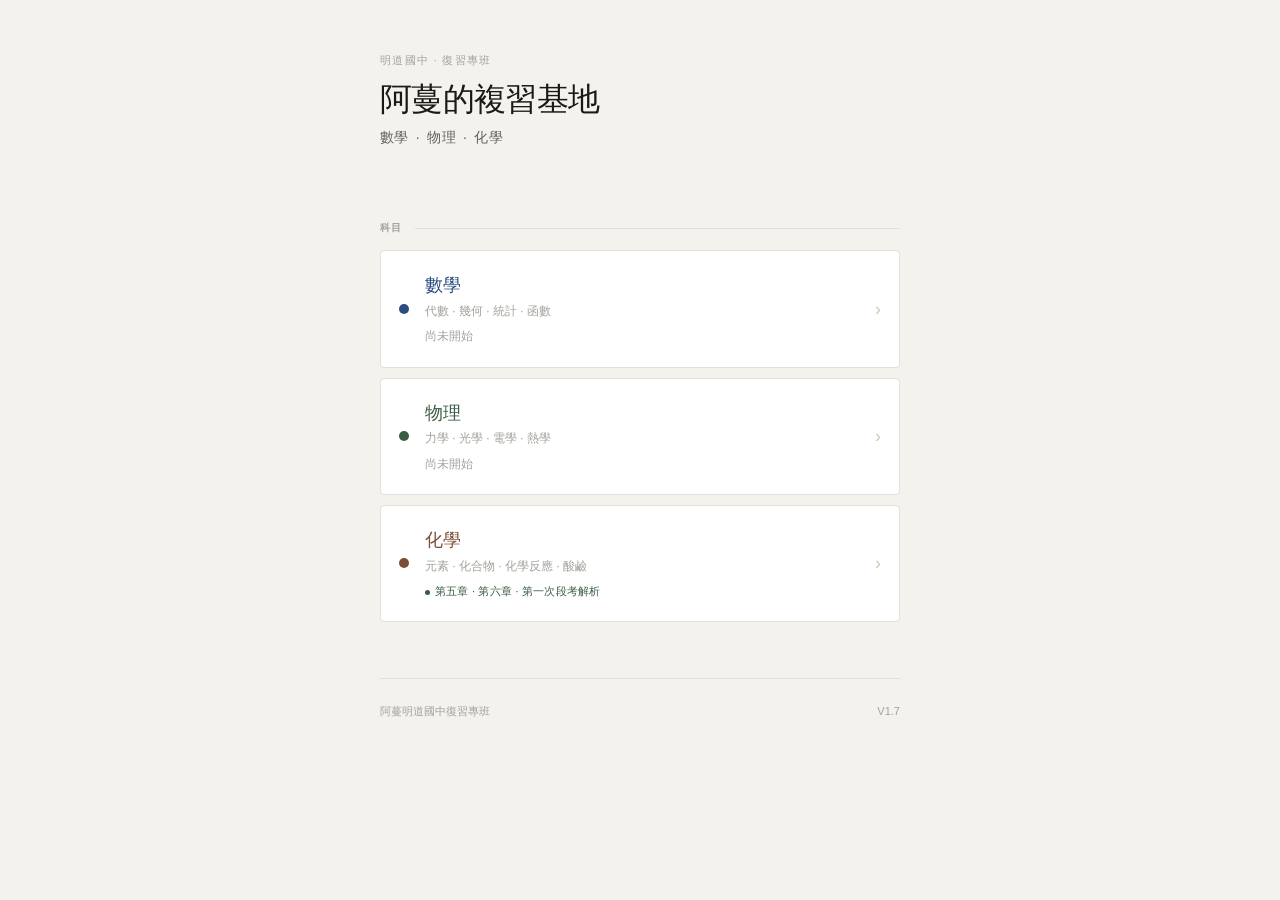
<file: index.html>
<!DOCTYPE html>
<html lang="zh-TW">
<head>
<meta charset="UTF-8">
<meta name="viewport" content="width=device-width, initial-scale=1.0, viewport-fit=cover">
<meta name="theme-color" content="#F4F2ED">
<title>阿蔓明道國中復習專班</title>
<link rel="stylesheet" href="css/main.css">
</head>
<body>
<div class="page">

  <!-- Hero -->
  <div class="hero">
    <div class="hero-label">明道國中 · 復習專班</div>
    <h1>阿蔓的複習基地</h1>
    <p class="hero-sub">數學 &thinsp;·&thinsp; 物理 &thinsp;·&thinsp; 化學</p>
  </div>

  <!-- Subjects -->
  <div class="section-head">
    <span class="section-head-label">科目</span>
    <div class="section-head-line"></div>
  </div>

  <div class="subject-list">

    <a href="math/" class="subject-card">
      <div class="subject-dot" style="background:var(--math);"></div>
      <div class="subject-body">
        <div class="subject-name" style="color:var(--math);">數學</div>
        <div class="subject-desc">代數 · 幾何 · 統計 · 函數</div>
        <div class="subject-status" style="color:var(--text-3);">尚未開始</div>
      </div>
      <div class="subject-arrow">›</div>
    </a>

    <a href="physics/" class="subject-card">
      <div class="subject-dot" style="background:var(--phys);"></div>
      <div class="subject-body">
        <div class="subject-name" style="color:var(--phys);">物理</div>
        <div class="subject-desc">力學 · 光學 · 電學 · 熱學</div>
        <div class="subject-status" style="color:var(--text-3);">尚未開始</div>
      </div>
      <div class="subject-arrow">›</div>
    </a>

    <a href="chemistry/" class="subject-card">
      <div class="subject-dot" style="background:var(--chem);"></div>
      <div class="subject-body">
        <div class="subject-name" style="color:var(--chem);">化學</div>
        <div class="subject-desc">元素 · 化合物 · 化學反應 · 酸鹼</div>
        <div class="subject-status">
          <span class="status s-done">
            <span class="status-dot"></span>
            第五章 · 第六章 · 第一次段考解析
          </span>
        </div>
      </div>
      <div class="subject-arrow">›</div>
    </a>

  </div>

  <!-- Footer -->
  <div class="page-footer">
    <span class="footer-left">阿蔓明道國中復習專班</span>
    <span class="footer-right">V1.7</span>
  </div>

</div>
</body>
</html>
</file>
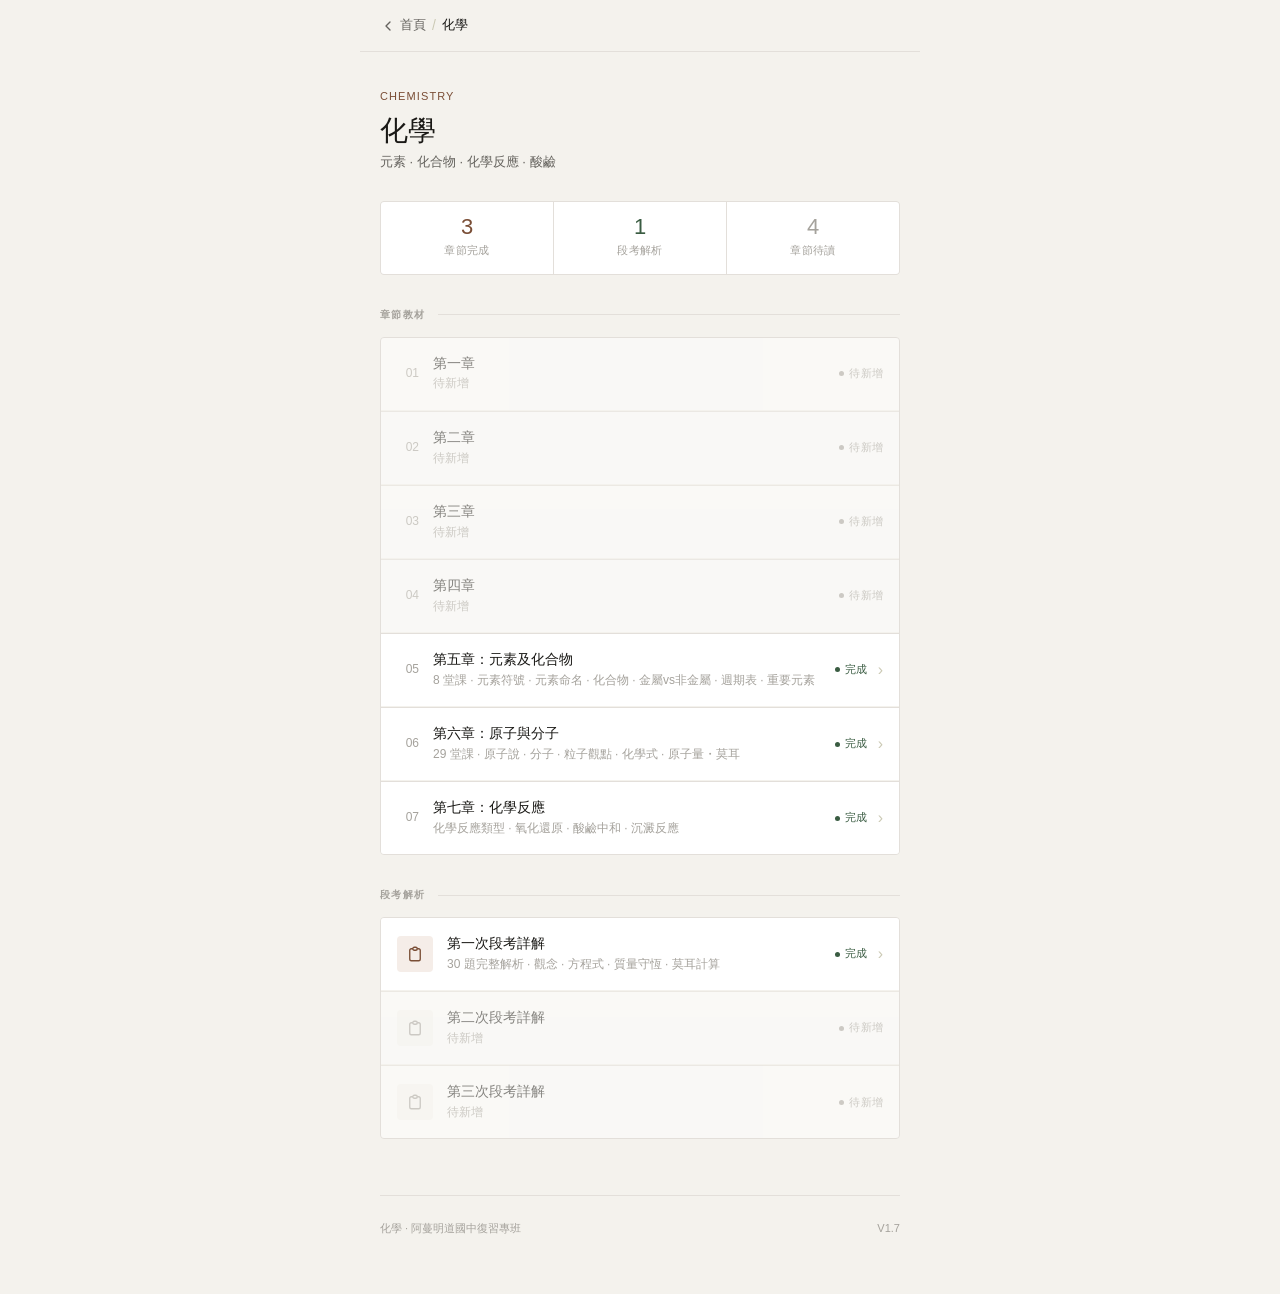
<file: chemistry/index.html>
<!DOCTYPE html>
<html lang="zh-TW">
<head>
<meta charset="UTF-8">
<meta name="viewport" content="width=device-width, initial-scale=1.0, viewport-fit=cover">
<meta name="theme-color" content="#F4F2ED">
<title>化學 — 阿蔓明道國中復習專班</title>
<link rel="stylesheet" href="../css/main.css">
</head>
<body>
<div class="page">

  <div class="topbar">
    <a href="../" class="topbar-back">
      <svg viewBox="0 0 24 24" fill="none" stroke="currentColor" stroke-width="2" stroke-linecap="round" stroke-linejoin="round">
        <path d="M15 18l-6-6 6-6"/>
      </svg>
      首頁
    </a>
    <span class="topbar-sep">/</span>
    <span class="topbar-title">化學</span>
  </div>

  <div class="page-header">
    <div class="ph-tag" style="color:var(--chem);">Chemistry</div>
    <h1>化學</h1>
    <p class="ph-sub">元素 · 化合物 · 化學反應 · 酸鹼</p>
  </div>

  <div class="stats">
    <div class="stat">
      <div class="stat-n" style="color:var(--chem);">3</div>
      <div class="stat-l">章節完成</div>
    </div>
    <div class="stat">
      <div class="stat-n" style="color:var(--done);">1</div>
      <div class="stat-l">段考解析</div>
    </div>
    <div class="stat">
      <div class="stat-n" style="color:var(--text-3);">4</div>
      <div class="stat-l">章節待讀</div>
    </div>
  </div>

  <div class="section-head">
    <span class="section-head-label">章節教材</span>
    <div class="section-head-line"></div>
  </div>

  <div class="card-stack-wrap">
    <div class="card-stack">

      <div class="item disabled">
        <span class="item-num">01</span>
        <div class="item-body">
          <div class="item-title">第一章</div>
          <div class="item-sub">待新增</div>
        </div>
        <div class="item-right">
          <span class="status s-todo"><span class="status-dot"></span>待新增</span>
        </div>
      </div>

      <div class="item disabled">
        <span class="item-num">02</span>
        <div class="item-body">
          <div class="item-title">第二章</div>
          <div class="item-sub">待新增</div>
        </div>
        <div class="item-right">
          <span class="status s-todo"><span class="status-dot"></span>待新增</span>
        </div>
      </div>

      <div class="item disabled">
        <span class="item-num">03</span>
        <div class="item-body">
          <div class="item-title">第三章</div>
          <div class="item-sub">待新增</div>
        </div>
        <div class="item-right">
          <span class="status s-todo"><span class="status-dot"></span>待新增</span>
        </div>
      </div>

      <div class="item disabled">
        <span class="item-num">04</span>
        <div class="item-body">
          <div class="item-title">第四章</div>
          <div class="item-sub">待新增</div>
        </div>
        <div class="item-right">
          <span class="status s-todo"><span class="status-dot"></span>待新增</span>
        </div>
      </div>

      <a href="ch5.html" class="item item-link">
        <span class="item-num">05</span>
        <div class="item-body">
          <div class="item-title">第五章：元素及化合物</div>
          <div class="item-sub">8 堂課 · 元素符號 · 元素命名 · 化合物 · 金屬vs非金屬 · 週期表 · 重要元素</div>
        </div>
        <div class="item-right">
          <span class="status s-done"><span class="status-dot"></span>完成</span>
          <span class="item-arrow">›</span>
        </div>
      </a>

      <a href="ch6.html" class="item item-link">
        <span class="item-num">06</span>
        <div class="item-body">
          <div class="item-title">第六章：原子與分子</div>
          <div class="item-sub">29 堂課 · 原子說 · 分子 · 粒子觀點 · 化學式 · 原子量・莫耳</div>
        </div>
        <div class="item-right">
          <span class="status s-done"><span class="status-dot"></span>完成</span>
          <span class="item-arrow">›</span>
        </div>
      </a>

      <a href="ch7.html" class="item item-link">
        <span class="item-num">07</span>
        <div class="item-body">
          <div class="item-title">第七章：化學反應</div>
          <div class="item-sub">化學反應類型 · 氧化還原 · 酸鹼中和 · 沉澱反應</div>
        </div>
        <div class="item-right">
          <span class="status s-done"><span class="status-dot"></span>完成</span>
          <span class="item-arrow">›</span>
        </div>
      </a>

    </div>
  </div>

  <div class="section-head">
    <span class="section-head-label">段考解析</span>
    <div class="section-head-line"></div>
  </div>

  <div class="card-stack-wrap">
    <div class="card-stack">

      <a href="exam1.html" class="item item-link">
        <div class="item-icon" style="background:var(--chem-light);">
          <svg width="18" height="18" viewBox="0 0 24 24" fill="none" stroke="#7A4E36" stroke-width="1.8" stroke-linecap="round">
            <path d="M9 5H7a2 2 0 00-2 2v12a2 2 0 002 2h10a2 2 0 002-2V7a2 2 0 00-2-2h-2M9 5a2 2 0 002 2h2a2 2 0 002-2M9 5a2 2 0 012-2h2a2 2 0 012 2"/>
          </svg>
        </div>
        <div class="item-body">
          <div class="item-title">第一次段考詳解</div>
          <div class="item-sub">30 題完整解析 · 觀念 · 方程式 · 質量守恆 · 莫耳計算</div>
        </div>
        <div class="item-right">
          <span class="status s-done"><span class="status-dot"></span>完成</span>
          <span class="item-arrow">›</span>
        </div>
      </a>

      <div class="item disabled">
        <div class="item-icon" style="background:var(--surface2);">
          <svg width="18" height="18" viewBox="0 0 24 24" fill="none" stroke="#A5A29C" stroke-width="1.8" stroke-linecap="round">
            <path d="M9 5H7a2 2 0 00-2 2v12a2 2 0 002 2h10a2 2 0 002-2V7a2 2 0 00-2-2h-2M9 5a2 2 0 002 2h2a2 2 0 002-2M9 5a2 2 0 012-2h2a2 2 0 012 2"/>
          </svg>
        </div>
        <div class="item-body">
          <div class="item-title">第二次段考詳解</div>
          <div class="item-sub">待新增</div>
        </div>
        <div class="item-right">
          <span class="status s-todo"><span class="status-dot"></span>待新增</span>
        </div>
      </div>

      <div class="item disabled">
        <div class="item-icon" style="background:var(--surface2);">
          <svg width="18" height="18" viewBox="0 0 24 24" fill="none" stroke="#A5A29C" stroke-width="1.8" stroke-linecap="round">
            <path d="M9 5H7a2 2 0 00-2 2v12a2 2 0 002 2h10a2 2 0 002-2V7a2 2 0 00-2-2h-2M9 5a2 2 0 002 2h2a2 2 0 002-2M9 5a2 2 0 012-2h2a2 2 0 012 2"/>
          </svg>
        </div>
        <div class="item-body">
          <div class="item-title">第三次段考詳解</div>
          <div class="item-sub">待新增</div>
        </div>
        <div class="item-right">
          <span class="status s-todo"><span class="status-dot"></span>待新增</span>
        </div>
      </div>

    </div>
  </div>

  <div class="page-footer">
    <span class="footer-left">化學 · 阿蔓明道國中復習專班</span>
    <span class="footer-right">V1.7</span>
  </div>

</div>
</body>
</html>
</file>
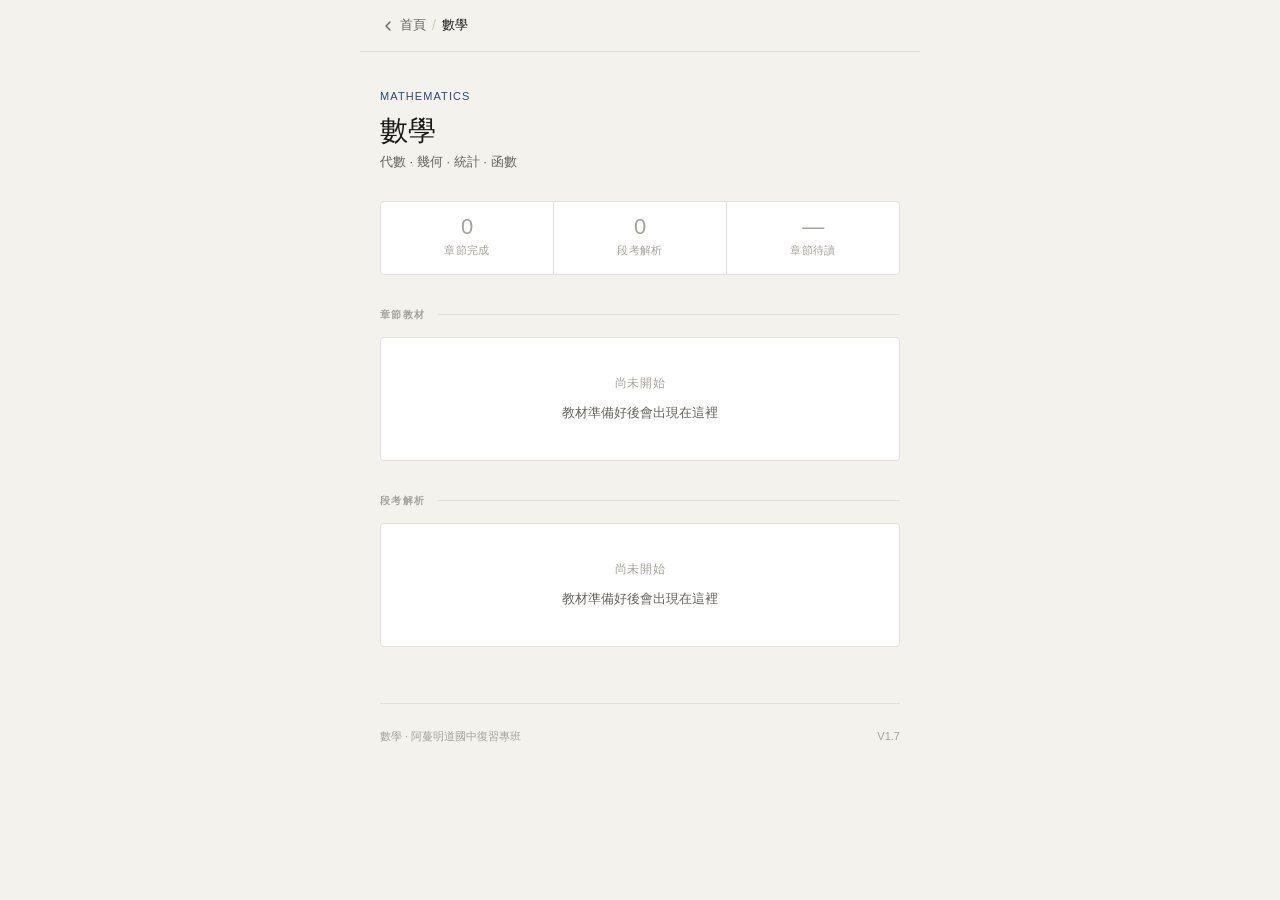
<file: math/index.html>
<!DOCTYPE html>
<html lang="zh-TW">
<head>
<meta charset="UTF-8">
<meta name="viewport" content="width=device-width, initial-scale=1.0, viewport-fit=cover">
<meta name="theme-color" content="#F4F2ED">
<title>數學 — 阿蔓明道國中復習專班</title>
<link rel="stylesheet" href="../css/main.css">
</head>
<body>
<div class="page">

  <div class="topbar">
    <a href="../" class="topbar-back">
      <svg viewBox="0 0 24 24" fill="none" stroke="currentColor" stroke-width="2" stroke-linecap="round" stroke-linejoin="round">
        <path d="M15 18l-6-6 6-6"/>
      </svg>
      首頁
    </a>
    <span class="topbar-sep">/</span>
    <span class="topbar-title">數學</span>
  </div>

  <div class="page-header">
    <div class="ph-tag" style="color:var(--math);">Mathematics</div>
    <h1>數學</h1>
    <p class="ph-sub">代數 · 幾何 · 統計 · 函數</p>
  </div>

  <div class="stats">
    <div class="stat">
      <div class="stat-n" style="color:var(--text-3);">0</div>
      <div class="stat-l">章節完成</div>
    </div>
    <div class="stat">
      <div class="stat-n" style="color:var(--text-3);">0</div>
      <div class="stat-l">段考解析</div>
    </div>
    <div class="stat">
      <div class="stat-n" style="color:var(--text-3);">—</div>
      <div class="stat-l">章節待讀</div>
    </div>
  </div>

  <div class="section-head">
    <span class="section-head-label">章節教材</span>
    <div class="section-head-line"></div>
  </div>

  <div class="card-stack-wrap">
    <div class="item" style="justify-content:center;padding:36px 16px;flex-direction:column;gap:10px;text-align:center;">
      <div style="font-size:12px;color:var(--text-3);letter-spacing:.06em;text-transform:uppercase;">尚未開始</div>
      <div style="font-size:13px;color:var(--text-2);">教材準備好後會出現在這裡</div>
    </div>
  </div>

  <div class="section-head">
    <span class="section-head-label">段考解析</span>
    <div class="section-head-line"></div>
  </div>

  <div class="card-stack-wrap">
    <div class="item" style="justify-content:center;padding:36px 16px;flex-direction:column;gap:10px;text-align:center;">
      <div style="font-size:12px;color:var(--text-3);letter-spacing:.06em;text-transform:uppercase;">尚未開始</div>
      <div style="font-size:13px;color:var(--text-2);">教材準備好後會出現在這裡</div>
    </div>
  </div>

  <div class="page-footer">
    <span class="footer-left">數學 · 阿蔓明道國中復習專班</span>
    <span class="footer-right">V1.7</span>
  </div>

</div>
</body>
</html>
</file>
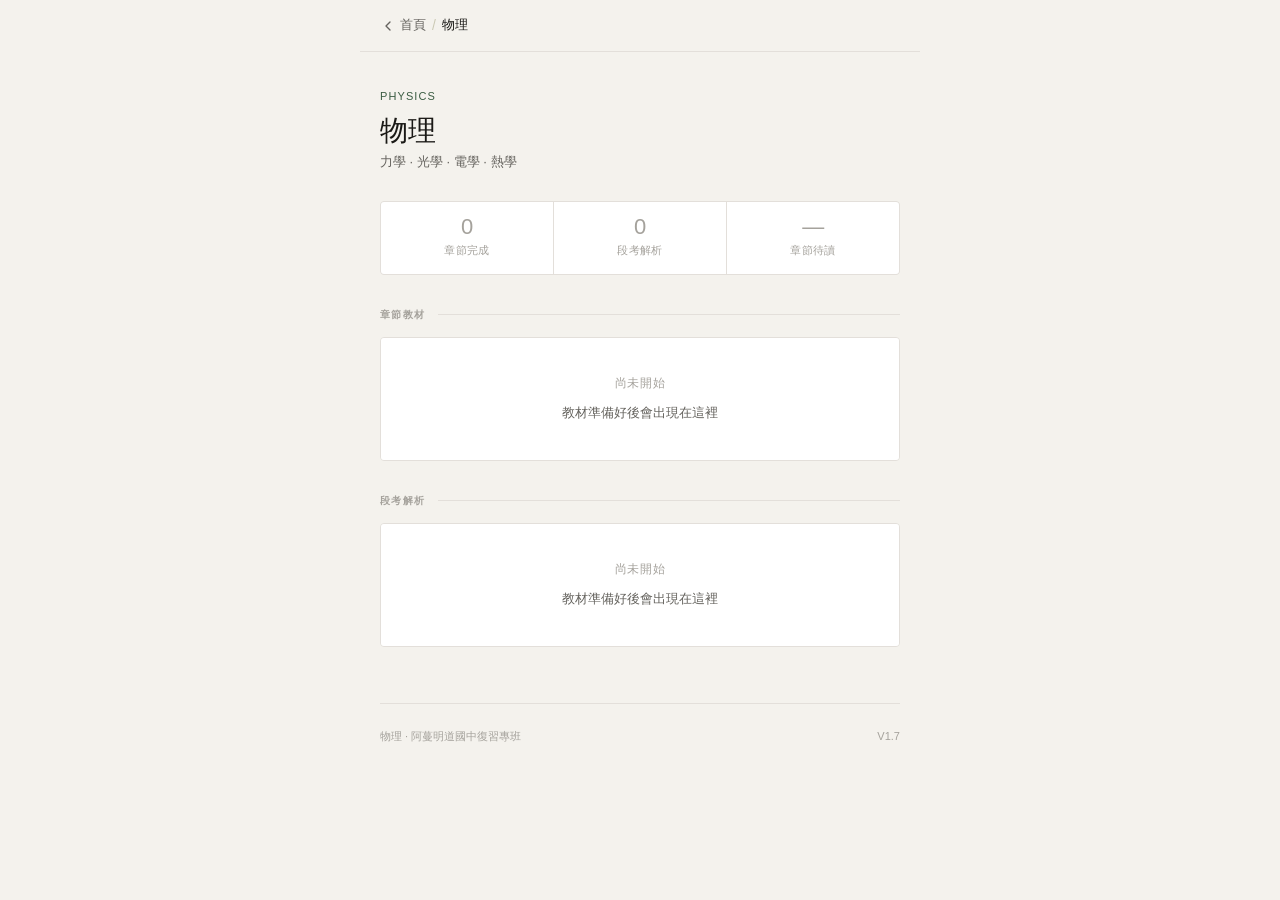
<file: physics/index.html>
<!DOCTYPE html>
<html lang="zh-TW">
<head>
<meta charset="UTF-8">
<meta name="viewport" content="width=device-width, initial-scale=1.0, viewport-fit=cover">
<meta name="theme-color" content="#F4F2ED">
<title>物理 — 阿蔓明道國中復習專班</title>
<link rel="stylesheet" href="../css/main.css">
</head>
<body>
<div class="page">

  <div class="topbar">
    <a href="../" class="topbar-back">
      <svg viewBox="0 0 24 24" fill="none" stroke="currentColor" stroke-width="2" stroke-linecap="round" stroke-linejoin="round">
        <path d="M15 18l-6-6 6-6"/>
      </svg>
      首頁
    </a>
    <span class="topbar-sep">/</span>
    <span class="topbar-title">物理</span>
  </div>

  <div class="page-header">
    <div class="ph-tag" style="color:var(--phys);">Physics</div>
    <h1>物理</h1>
    <p class="ph-sub">力學 · 光學 · 電學 · 熱學</p>
  </div>

  <div class="stats">
    <div class="stat">
      <div class="stat-n" style="color:var(--text-3);">0</div>
      <div class="stat-l">章節完成</div>
    </div>
    <div class="stat">
      <div class="stat-n" style="color:var(--text-3);">0</div>
      <div class="stat-l">段考解析</div>
    </div>
    <div class="stat">
      <div class="stat-n" style="color:var(--text-3);">—</div>
      <div class="stat-l">章節待讀</div>
    </div>
  </div>

  <div class="section-head">
    <span class="section-head-label">章節教材</span>
    <div class="section-head-line"></div>
  </div>

  <div class="card-stack-wrap">
    <div class="item" style="justify-content:center;padding:36px 16px;flex-direction:column;gap:10px;text-align:center;">
      <div style="font-size:12px;color:var(--text-3);letter-spacing:.06em;text-transform:uppercase;">尚未開始</div>
      <div style="font-size:13px;color:var(--text-2);">教材準備好後會出現在這裡</div>
    </div>
  </div>

  <div class="section-head">
    <span class="section-head-label">段考解析</span>
    <div class="section-head-line"></div>
  </div>

  <div class="card-stack-wrap">
    <div class="item" style="justify-content:center;padding:36px 16px;flex-direction:column;gap:10px;text-align:center;">
      <div style="font-size:12px;color:var(--text-3);letter-spacing:.06em;text-transform:uppercase;">尚未開始</div>
      <div style="font-size:13px;color:var(--text-2);">教材準備好後會出現在這裡</div>
    </div>
  </div>

  <div class="page-footer">
    <span class="footer-left">物理 · 阿蔓明道國中復習專班</span>
    <span class="footer-right">V1.7</span>
  </div>

</div>
</body>
</html>
</file>
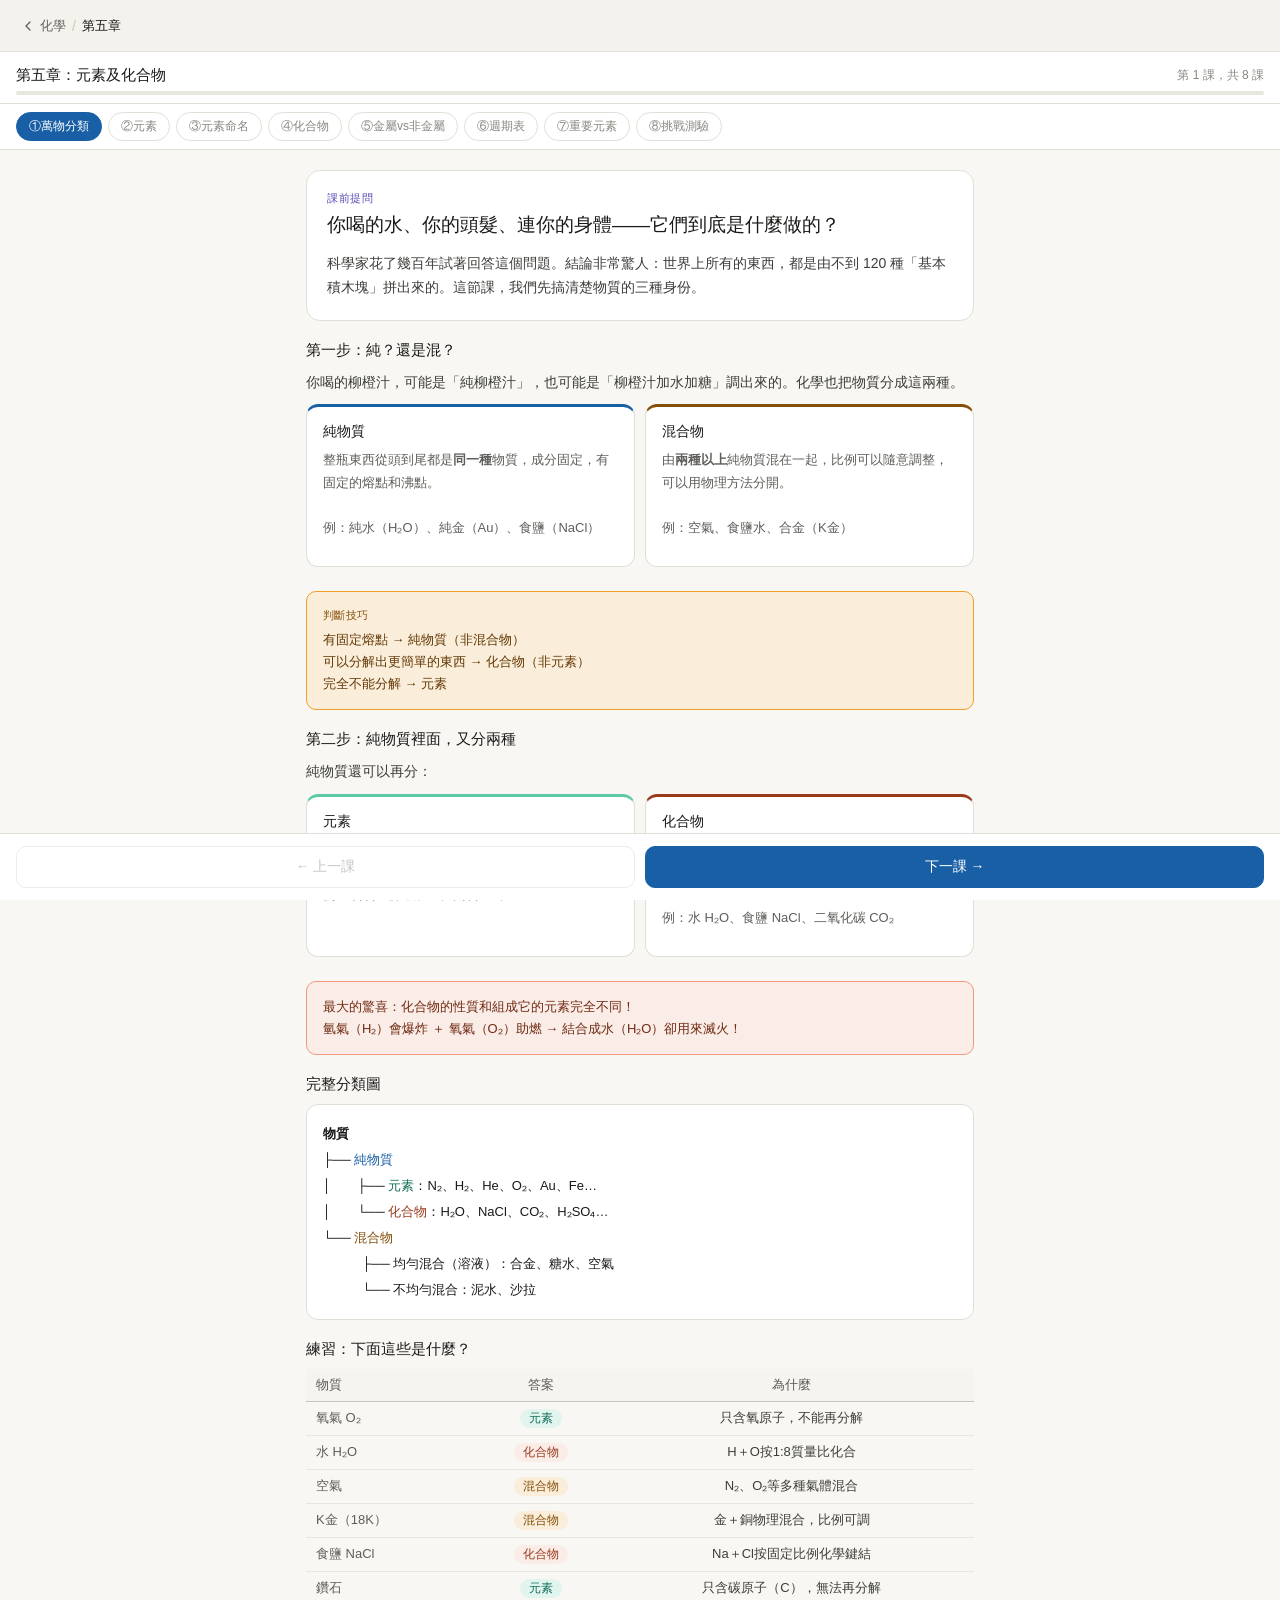
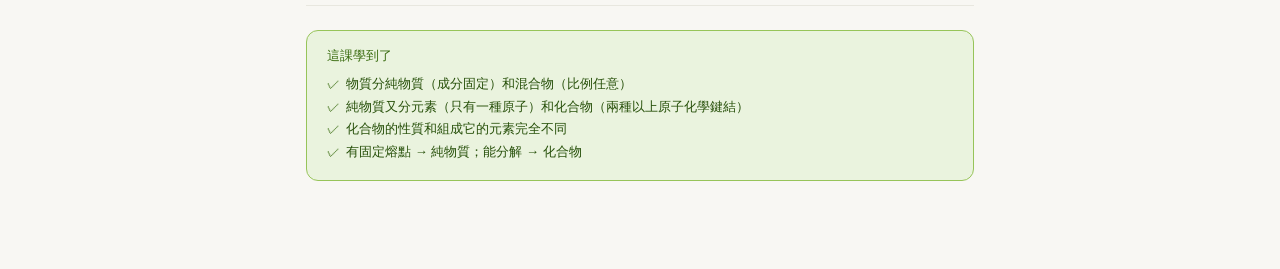
<file: chemistry/ch5.html>
<!DOCTYPE html>
<html lang="zh-TW">
<head>
<meta charset="UTF-8">
<meta name="viewport" content="width=device-width, initial-scale=1.0">
<title>第五章：元素及化合物 — 阿蔓明道國中復習專班</title>
<style>
* { box-sizing: border-box; margin: 0; padding: 0; }
body { font-family: -apple-system, BlinkMacSystemFont, "Segoe UI", sans-serif; background: #f8f7f3; color: #1a1a18; }

/* ── HEADER ── */
.hdr { background: #fff; border-bottom: 1px solid #e0dfd7; padding: .875rem 1rem .5rem; position: sticky; top: 0; z-index: 100; }
.hdr-top { display: flex; align-items: center; justify-content: space-between; margin-bottom: 6px; }
.hdr-title { font-size: 15px; font-weight: 500; }
.hdr-prog { font-size: 12px; color: #888780; }
.prog-bar { height: 4px; background: #e8e7df; border-radius: 2px; }
.prog-fill { height: 4px; background: #185FA5; border-radius: 2px; transition: width .4s; width: 0%; }

/* ── LESSON NAV ── */
.lnav { background: #fff; border-bottom: 1px solid #e0dfd7; padding: .5rem 1rem; display: flex; gap: 6px; overflow-x: auto; -webkit-overflow-scrolling: touch; }
.lnav::-webkit-scrollbar { display: none; }
.lpill { flex-shrink: 0; padding: 5px 12px; border-radius: 999px; border: 1px solid #e0dfd7; background: #fff; color: #888780; font-size: 12px; cursor: pointer; transition: all .15s; white-space: nowrap; }
.lpill.active { background: #185FA5; color: #fff; border-color: #185FA5; font-weight: 500; }
.lpill.done { background: #EAF3DE; color: #3B6D11; border-color: #97C459; }

/* ── LESSON CONTENT ── */
.lesson { display: none; padding: 1.25rem 1rem 5.5rem; max-width: 700px; margin: 0 auto; }
.lesson.active { display: block; }

/* Hook */
.hook { background: #fff; border: 1px solid #e0dfd7; border-radius: 14px; padding: 1.25rem; margin-bottom: 1.25rem; }
.hook-label { font-size: 11px; font-weight: 500; color: #534AB7; text-transform: uppercase; letter-spacing: .05em; margin-bottom: 6px; }
.hook h2 { font-size: 19px; font-weight: 500; margin-bottom: .75rem; line-height: 1.4; }
.hook p { font-size: 14px; line-height: 1.75; color: #3d3d3a; }

/* Section */
.sec { margin-bottom: 1.25rem; }
.sec h3 { font-size: 15px; font-weight: 500; margin-bottom: .625rem; }
.sec p { font-size: 14px; line-height: 1.75; color: #3d3d3a; margin-bottom: .625rem; }

/* Cards */
.card { background: #fff; border: 1px solid #e0dfd7; border-radius: 12px; padding: 1rem; margin-bottom: .75rem; }
.card h4 { font-size: 14px; font-weight: 500; margin-bottom: 8px; }
.card p, .card li { font-size: 13px; line-height: 1.75; color: #5f5e5a; }
.card ul { padding-left: 1.2rem; }
.card li { margin-bottom: 3px; }

.grid2 { display: grid; grid-template-columns: 1fr 1fr; gap: 10px; margin-bottom: .75rem; }
@media (max-width: 440px) { .grid2 { grid-template-columns: 1fr; } }

/* Concept box */
.cbox { background: #E6F1FB; border-left: 4px solid #185FA5; border-radius: 0 10px 10px 0; padding: .875rem 1rem; margin-bottom: .75rem; font-size: 14px; line-height: 1.7; color: #0C447C; }
.cbox strong { font-weight: 500; }

/* Remember */
.rbox { background: #FAEEDA; border: 1px solid #EF9F27; border-radius: 10px; padding: .875rem 1rem; margin-bottom: .75rem; font-size: 13px; color: #633806; line-height: 1.7; }
.rbox .rtitle { font-size: 11px; font-weight: 500; text-transform: uppercase; letter-spacing: .04em; margin-bottom: 4px; color: #854F0B; }

/* Wow box */
.wow { background: #FAECE7; border: 1px solid #F0997B; border-radius: 10px; padding: .875rem 1rem; margin-bottom: .75rem; font-size: 13px; color: #712B13; line-height: 1.7; }
.wow strong { font-weight: 500; }

/* Table */
.tbl { width: 100%; border-collapse: collapse; font-size: 13px; margin-bottom: .75rem; }
.tbl th { padding: 7px 10px; border-bottom: 1px solid #c8c7bf; color: #5f5e5a; font-weight: 500; background: #f5f4f0; text-align: center; }
.tbl th:first-child { text-align: left; }
.tbl td { padding: 7px 10px; border-bottom: 1px solid #e8e7df; text-align: center; color: #3d3d3a; }
.tbl td:first-child { text-align: left; color: #5f5e5a; }

/* Summary */
.summary { background: #EAF3DE; border: 1px solid #97C459; border-radius: 12px; padding: 1rem 1.25rem; margin-top: 1.5rem; }
.summary h4 { font-size: 13px; font-weight: 500; color: #3B6D11; margin-bottom: 8px; }
.summary li { font-size: 13px; color: #27500A; line-height: 1.75; list-style: none; padding-left: 1.2rem; position: relative; }
.summary li::before { content: "✓"; position: absolute; left: 0; color: #3B6D11; }

/* Divider */
.sdiv { border: none; border-top: 1px solid #e8e7df; margin: 1.25rem 0; }

/* Badge */
.badge { display: inline-block; padding: 1px 9px; border-radius: 999px; font-size: 12px; font-weight: 500; }
.bb { background: #E6F1FB; color: #185FA5; }
.ba { background: #FAEEDA; color: #854F0B; }
.bt { background: #E1F5EE; color: #0F6E56; }
.bc { background: #FAECE7; color: #993C1D; }
.bp { background: #EEEDFE; color: #534AB7; }

/* ── ELEMENT GRID ── */
.el-grid { display: grid; grid-template-columns: repeat(auto-fill, minmax(74px, 1fr)); gap: 6px; margin-bottom: .75rem; }
.el-tile { background: #fff; border: 1px solid #e0dfd7; border-radius: 8px; padding: 6px 4px; text-align: center; cursor: pointer; transition: all .12s; }
.el-tile:hover { transform: scale(1.06); box-shadow: 0 2px 8px rgba(0,0,0,.1); }
.el-tile.metal { border-left: 3px solid #EF9F27; }
.el-tile.nonmetal { border-left: 3px solid #5DCAA5; }
.el-tile.selected { background: #E6F1FB; border-color: #378ADD; }
.et-sym { font-size: 16px; font-weight: 500; }
.et-name { font-size: 10px; color: #888780; margin-top: 2px; }
.et-state { font-size: 9px; color: #c8c7bf; }
#el-detail { background: #fff; border: 1px solid #e0dfd7; border-radius: 10px; padding: .875rem; margin-bottom: .75rem; font-size: 13px; line-height: 1.75; min-height: 56px; }

/* ── FLASHCARD ── */
.fc-wrap { perspective: 800px; margin-bottom: .875rem; cursor: pointer; }
.fc-inner { position: relative; height: 120px; transform-style: preserve-3d; transition: transform .45s; }
.fc-inner.flipped { transform: rotateY(180deg); }
.fc-face { position: absolute; inset: 0; background: #fff; border: 1px solid #e0dfd7; border-radius: 12px; display: flex; flex-direction: column; align-items: center; justify-content: center; backface-visibility: hidden; gap: 5px; }
.fc-back-face { transform: rotateY(180deg); background: #E6F1FB; }
.fc-big { font-size: 30px; font-weight: 500; color: #185FA5; }
.fc-hint { font-size: 12px; color: #888780; }
.fc-back-face .fc-big { font-size: 22px; color: #0C447C; }
.fc-controls { display: flex; align-items: center; justify-content: space-between; gap: 8px; margin-bottom: 1rem; }
.fc-btn { padding: 7px 18px; border-radius: 999px; border: 1px solid #c8c7bf; background: #fff; color: #5f5e5a; font-size: 13px; cursor: pointer; }
.fc-ctr { font-size: 13px; color: #888780; }
.fc-modes { display: flex; gap: 6px; flex-wrap: wrap; }
.fc-mode { padding: 5px 12px; border-radius: 999px; border: 1px solid #e0dfd7; background: #fff; color: #5f5e5a; font-size: 12px; cursor: pointer; }
.fc-mode.active { background: #E6F1FB; color: #185FA5; border-color: #85B7EB; }

/* ── PERIODIC TABLE MAP ── */
.pt-wrap { overflow-x: auto; margin-bottom: .875rem; }
.pt-row { display: flex; gap: 2px; margin-bottom: 2px; min-width: 520px; }
.ptc { width: 26px; height: 26px; border-radius: 4px; display: flex; align-items: center; justify-content: center; font-size: 8px; font-weight: 500; cursor: pointer; flex-shrink: 0; transition: transform .1s; border: .5px solid transparent; }
.ptc:hover { transform: scale(1.25); z-index: 5; position: relative; }
.ptc.empty { background: transparent; cursor: default; }
.ptc.m { background: #FAEEDA; color: #633806; border-color: #EF9F27; }
.ptc.nm { background: #E1F5EE; color: #085041; border-color: #5DCAA5; }
.ptc.alk { background: #EF9F27; color: #fff; border-color: #BA7517; }
.ptc.alt { background: #97C459; color: #fff; border-color: #639922; }
.ptc.hal { background: #7F77DD; color: #fff; border-color: #534AB7; }
.ptc.nob { background: #D85A30; color: #fff; border-color: #993C1D; }
.ptc.tr { background: #F1EFE8; color: #5F5E5A; border-color: #c8c7bf; }
.pt-legend { display: flex; gap: 8px; flex-wrap: wrap; margin-bottom: .875rem; }
.pt-leg-item { display: flex; align-items: center; gap: 5px; font-size: 12px; color: #5f5e5a; }
.pt-leg-dot { width: 12px; height: 12px; border-radius: 3px; flex-shrink: 0; }
#group-info { background: #fff; border: 1px solid #e0dfd7; border-radius: 10px; padding: .875rem; font-size: 13px; line-height: 1.75; margin-bottom: .75rem; min-height: 56px; }

/* ── ACTIVITY EXPERIMENT ── */
.act-tabs { display: flex; gap: 6px; margin-bottom: .75rem; flex-wrap: wrap; }
.act-tab { padding: 6px 14px; border-radius: 6px; border: 1px solid #e0dfd7; background: #fff; color: #5f5e5a; font-size: 13px; cursor: pointer; }
.act-tab.active { background: #EAF3DE; color: #3B6D11; border-color: #97C459; }
#act-display { background: #fff; border: 1px solid #e0dfd7; border-radius: 10px; padding: .875rem; font-size: 13px; line-height: 1.75; margin-bottom: .75rem; }

/* ── ELEMENT DETAIL CARDS (Lesson 7) ── */
.elem-tabs { display: flex; gap: 6px; flex-wrap: wrap; margin-bottom: .75rem; }
.elem-tab { padding: 6px 14px; border-radius: 6px; border: 1px solid #e0dfd7; background: #fff; color: #5f5e5a; font-size: 13px; cursor: pointer; }
.elem-tab.active { background: #E6F1FB; color: #185FA5; border-color: #85B7EB; }
#elem-detail { font-size: 13px; line-height: 1.75; }

/* ── RATIO CALC ── */
.ratio-box { background: #f5f4f0; border-radius: 10px; padding: 1rem; margin-bottom: .75rem; }
select, input[type=number] { padding: 7px 10px; border-radius: 8px; border: 1px solid #c8c7bf; background: #fff; font-size: 13px; }
input[type=number] { width: 110px; }

/* ── QUIZ ── */
.qcard { background: #fff; border: 1px solid #e0dfd7; border-radius: 12px; padding: 1rem; margin-bottom: .875rem; }
.qcard .qtxt { font-size: 13px; font-weight: 500; line-height: 1.6; margin-bottom: 10px; }
.qopt { padding: 7px 12px; border-radius: 8px; border: 1px solid #e0dfd7; background: #fff; margin-bottom: 5px; font-size: 13px; cursor: pointer; display: flex; gap: 8px; transition: all .12s; }
.qopt:hover { border-color: #85B7EB; background: #f0f7fd; }
.qopt.sel { background: #E6F1FB; border-color: #378ADD; }
.qopt.ok { background: #EAF3DE; border-color: #97C459; color: #3B6D11; }
.qopt.no { background: #FAECE7; border-color: #F0997B; color: #993C1D; }
.qlabel { font-weight: 500; color: #c8c7bf; min-width: 20px; }
.qexp { display: none; margin-top: 8px; padding: .625rem .875rem; border-radius: 8px; font-size: 12px; line-height: 1.65; }

/* ── BOTTOM NAV ── */
.bnav { position: fixed; bottom: 0; left: 0; right: 0; background: #fff; border-top: 1px solid #e0dfd7; padding: .75rem 1rem; display: flex; gap: 10px; z-index: 99; }
.bnav-btn { flex: 1; padding: 11px; border-radius: 10px; border: 1px solid #c8c7bf; background: #fff; color: #5f5e5a; font-size: 14px; font-weight: 500; cursor: pointer; }
.bnav-btn.primary { background: #185FA5; color: #fff; border-color: #185FA5; }
.bnav-btn:disabled { opacity: .35; cursor: not-allowed; }
</style>
</head>
<body>
<div style="
  position:sticky;top:0;z-index:200;
  background:rgba(244,242,237,.96);
  backdrop-filter:blur(12px);-webkit-backdrop-filter:blur(12px);
  border-bottom:1px solid #E3DFDA;
  padding:0 20px;
  height:52px;
  display:flex;align-items:center;gap:6px;
  font-family:-apple-system,BlinkMacSystemFont,'Helvetica Neue',sans-serif;
">
  <a href="index.html" style="
    display:flex;align-items:center;gap:4px;
    font-size:13px;color:#65635E;text-decoration:none;min-height:44px;
  ">
    <svg width="16" height="16" viewBox="0 0 24 24" fill="none" stroke="currentColor" stroke-width="2" stroke-linecap="round">
      <path d="M15 18l-6-6 6-6"/>
    </svg>
    化學
  </a>
  <span style="color:#CCCAB5;font-size:14px;">/</span>
  <span style="font-size:13px;font-weight:500;color:#1A1916;">第五章</span>
</div>


<!-- HEADER -->
<div class="hdr">
  <div class="hdr-top">
    <div class="hdr-title">第五章：元素及化合物</div>
    <div class="hdr-prog" id="hdr-prog">第 1 課，共 8 課</div>
  </div>
  <div class="prog-bar"><div class="prog-fill" id="prog-fill"></div></div>
</div>

<!-- LESSON NAV -->
<div class="lnav" id="lnav">
  <div class="lpill active" onclick="goLesson(0)">①萬物分類</div>
  <div class="lpill" onclick="goLesson(1)">②元素</div>
  <div class="lpill" onclick="goLesson(2)">③元素命名</div>
  <div class="lpill" onclick="goLesson(3)">④化合物</div>
  <div class="lpill" onclick="goLesson(4)">⑤金屬vs非金屬</div>
  <div class="lpill" onclick="goLesson(5)">⑥週期表</div>
  <div class="lpill" onclick="goLesson(6)">⑦重要元素</div>
  <div class="lpill" onclick="goLesson(7)">⑧挑戰測驗</div>
</div>

<!-- ================= LESSON 0 ================= -->
<div class="lesson active" id="L0">
  <div class="hook">
    <div class="hook-label">課前提問</div>
    <h2>你喝的水、你的頭髮、連你的身體——它們到底是什麼做的？</h2>
    <p>科學家花了幾百年試著回答這個問題。結論非常驚人：世界上所有的東西，都是由不到 120 種「基本積木塊」拼出來的。這節課，我們先搞清楚物質的三種身份。</p>
  </div>

  <div class="sec">
    <h3>第一步：純？還是混？</h3>
    <p>你喝的柳橙汁，可能是「純柳橙汁」，也可能是「柳橙汁加水加糖」調出來的。化學也把物質分成這兩種。</p>

    <div class="grid2">
      <div class="card" style="border-top:3px solid #185FA5;">
        <h4>純物質</h4>
        <p>整瓶東西從頭到尾都是<strong>同一種</strong>物質，成分固定，有固定的熔點和沸點。<br><br>例：純水（H₂O）、純金（Au）、食鹽（NaCl）</p>
      </div>
      <div class="card" style="border-top:3px solid #854F0B;">
        <h4>混合物</h4>
        <p>由<strong>兩種以上</strong>純物質混在一起，比例可以隨意調整，可以用物理方法分開。<br><br>例：空氣、食鹽水、合金（K金）</p>
      </div>
    </div>

    <div class="rbox">
      <div class="rtitle">判斷技巧</div>
      有固定熔點 → 純物質（非混合物）<br>
      可以分解出更簡單的東西 → 化合物（非元素）<br>
      完全不能分解 → 元素
    </div>
  </div>

  <div class="sec">
    <h3>第二步：純物質裡面，又分兩種</h3>
    <p>純物質還可以再分：</p>

    <div class="grid2">
      <div class="card" style="border-top:3px solid #5DCAA5;">
        <h4>元素</h4>
        <p>只由<strong>一種</strong>原子組成，用一般化學方法無法再分解。<br><br>例：氧氣 O₂、鐵 Fe、氦氣 He、金 Au</p>
      </div>
      <div class="card" style="border-top:3px solid #993C1D;">
        <h4>化合物</h4>
        <p>由<strong>兩種以上</strong>不同元素的原子，按固定比例化學結合。<br><br>例：水 H₂O、食鹽 NaCl、二氧化碳 CO₂</p>
      </div>
    </div>

    <div class="wow">
      <strong>最大的驚喜：</strong>化合物的性質和組成它的元素<strong>完全不同</strong>！<br>
      氫氣（H₂）會爆炸 ＋ 氧氣（O₂）助燃 → 結合成水（H₂O）卻用來滅火！
    </div>
  </div>

  <div class="sec">
    <h3>完整分類圖</h3>
    <div class="card" style="font-size:13px;line-height:2;">
      <strong>物質</strong><br>
      ├── <span style="color:#185FA5;font-weight:500;">純物質</span><br>
      │　　├── <span style="color:#0F6E56;font-weight:500;">元素</span>：N₂、H₂、He、O₂、Au、Fe…<br>
      │　　└── <span style="color:#993C1D;font-weight:500;">化合物</span>：H₂O、NaCl、CO₂、H₂SO₄…<br>
      └── <span style="color:#854F0B;font-weight:500;">混合物</span><br>
      　　　├── 均勻混合（溶液）：合金、糖水、空氣<br>
      　　　└── 不均勻混合：泥水、沙拉
    </div>
  </div>

  <div class="sec">
    <h3>練習：下面這些是什麼？</h3>
    <table class="tbl">
      <thead><tr><th>物質</th><th>答案</th><th>為什麼</th></tr></thead>
      <tbody>
        <tr><td>氧氣 O₂</td><td><span class="badge bt">元素</span></td><td>只含氧原子，不能再分解</td></tr>
        <tr><td>水 H₂O</td><td><span class="badge bc">化合物</span></td><td>H＋O按1:8質量比化合</td></tr>
        <tr><td>空氣</td><td><span class="badge ba">混合物</span></td><td>N₂、O₂等多種氣體混合</td></tr>
        <tr><td>K金（18K）</td><td><span class="badge ba">混合物</span></td><td>金＋銅物理混合，比例可調</td></tr>
        <tr><td>食鹽 NaCl</td><td><span class="badge bc">化合物</span></td><td>Na＋Cl按固定比例化學鍵結</td></tr>
        <tr><td>鑽石</td><td><span class="badge bt">元素</span></td><td>只含碳原子（C），無法再分解</td></tr>
      </tbody>
    </table>
  </div>

  <div class="summary">
    <h4>這課學到了</h4>
    <ul>
      <li>物質分純物質（成分固定）和混合物（比例任意）</li>
      <li>純物質又分元素（只有一種原子）和化合物（兩種以上原子化學鍵結）</li>
      <li>化合物的性質和組成它的元素完全不同</li>
      <li>有固定熔點 → 純物質；能分解 → 化合物</li>
    </ul>
  </div>
</div>

<!-- ================= LESSON 1 ================= -->
<div class="lesson" id="L1">
  <div class="hook">
    <div class="hook-label">課前提問</div>
    <h2>為什麼宇宙只有 118 種積木，卻能拼出幾百萬種不同的東西？</h2>
    <p>元素就是最小的積木塊，再怎麼用化學方法打碎，都沒辦法變成別的東西。目前科學家發現了 118 種，88種天然、其餘是人造的。點下面每一塊磚，認識它們。</p>
  </div>

  <div class="sec">
    <h3>元素的第一種分類：金屬 vs 非金屬</h3>
    <div class="grid2">
      <div class="card" style="border-top:3px solid #EF9F27;">
        <h4>金屬元素（94種）</h4>
        <p>銀灰色光澤、能導電傳熱、有延展性（可打薄拉長）、常溫大多是固體</p>
      </div>
      <div class="card" style="border-top:3px solid #5DCAA5;">
        <h4>非金屬元素（24種）</h4>
        <p>顏色各異、大多不導電、易碎沒有延展性、常溫有固、液、氣三種狀態</p>
      </div>
    </div>
    <div class="rbox">
      <div class="rtitle">數字要記住</div>
      共 118 種元素 = 金屬 94 種 ＋ 非金屬 24 種<br>
      天然 88 種 ＋ 人造 30 種 = 118 種
    </div>
  </div>

  <div class="sec">
    <h3>元素的第二種分類：常溫常壓的狀態</h3>
    <table class="tbl">
      <thead><tr><th>狀態</th><th>數量</th><th>例子</th></tr></thead>
      <tbody>
        <tr><td>氣態</td><td>11種</td><td>H、N、O、Cl（非金屬氣體）</td></tr>
        <tr><td>液態</td><td>2種</td><td>Hg（汞，唯一液態金屬）、Br（溴，唯一液態非金屬）</td></tr>
        <tr><td>固態</td><td>其餘</td><td>幾乎所有金屬＋部分非金屬</td></tr>
      </tbody>
    </table>
    <div class="wow"><strong>記住！</strong> 常溫下為氣態的，<strong>必定是非金屬</strong>。金屬元素常溫下除了汞（Hg）全部是固體。</div>
  </div>

  <div class="sec">
    <h3>點擊元素，認識它</h3>
    <div style="display:flex;gap:8px;margin-bottom:.75rem;flex-wrap:wrap;">
      <span class="badge" style="background:#FAEEDA;color:#633806;padding:3px 10px;">■ 金屬</span>
      <span class="badge" style="background:#E1F5EE;color:#085041;padding:3px 10px;">■ 非金屬</span>
    </div>
    <div class="el-grid" id="el-grid"></div>
    <div id="el-detail">點擊上方任一元素，查看詳細資訊。</div>
  </div>


  <div class="sec">
    <h3>先記住這幾個——考試最常考的元素</h3>
    <p>118種太多了，先把這幾個背熟就能應付大多數考題：</p>
    <div class="card" style="padding:.75rem;">
      <div class="section-label" style="margin-bottom:8px;">非金屬（8個）</div>
      <div style="display:flex;flex-wrap:wrap;gap:6px;margin-bottom:12px;">
        <div style="background:#E1F5EE;color:#085041;border-radius:6px;padding:5px 10px;font-size:13px;font-weight:500;text-align:center;min-width:64px;"><div style="font-size:16px;">H</div><div style="font-size:11px;color:#0F6E56;">氫·氣</div></div>
        <div style="background:#E1F5EE;color:#085041;border-radius:6px;padding:5px 10px;font-size:13px;font-weight:500;text-align:center;min-width:64px;"><div style="font-size:16px;">O</div><div style="font-size:11px;color:#0F6E56;">氧·氣</div></div>
        <div style="background:#E1F5EE;color:#085041;border-radius:6px;padding:5px 10px;font-size:13px;font-weight:500;text-align:center;min-width:64px;"><div style="font-size:16px;">N</div><div style="font-size:11px;color:#0F6E56;">氮·氣</div></div>
        <div style="background:#E1F5EE;color:#085041;border-radius:6px;padding:5px 10px;font-size:13px;font-weight:500;text-align:center;min-width:64px;"><div style="font-size:16px;">C</div><div style="font-size:11px;color:#0F6E56;">碳·固</div></div>
        <div style="background:#E1F5EE;color:#085041;border-radius:6px;padding:5px 10px;font-size:13px;font-weight:500;text-align:center;min-width:64px;"><div style="font-size:16px;">S</div><div style="font-size:11px;color:#0F6E56;">硫·固</div></div>
        <div style="background:#E1F5EE;color:#085041;border-radius:6px;padding:5px 10px;font-size:13px;font-weight:500;text-align:center;min-width:64px;"><div style="font-size:16px;">Cl</div><div style="font-size:11px;color:#0F6E56;">氯·氣</div></div>
        <div style="background:#E1F5EE;color:#085041;border-radius:6px;padding:5px 10px;font-size:13px;font-weight:500;text-align:center;min-width:64px;"><div style="font-size:16px;">Br</div><div style="font-size:11px;color:#0F6E56;">溴·液</div></div>
        <div style="background:#E1F5EE;color:#085041;border-radius:6px;padding:5px 10px;font-size:13px;font-weight:500;text-align:center;min-width:64px;"><div style="font-size:16px;">I</div><div style="font-size:11px;color:#0F6E56;">碘·固</div></div>
      </div>
      <div class="section-label" style="margin-bottom:8px;">金屬（10個）</div>
      <div style="display:flex;flex-wrap:wrap;gap:6px;">
        <div style="background:#FAEEDA;color:#633806;border-radius:6px;padding:5px 10px;font-size:13px;font-weight:500;text-align:center;min-width:64px;"><div style="font-size:16px;">Na</div><div style="font-size:11px;color:#854F0B;">鈉</div></div>
        <div style="background:#FAEEDA;color:#633806;border-radius:6px;padding:5px 10px;font-size:13px;font-weight:500;text-align:center;min-width:64px;"><div style="font-size:16px;">K</div><div style="font-size:11px;color:#854F0B;">鉀</div></div>
        <div style="background:#FAEEDA;color:#633806;border-radius:6px;padding:5px 10px;font-size:13px;font-weight:500;text-align:center;min-width:64px;"><div style="font-size:16px;">Mg</div><div style="font-size:11px;color:#854F0B;">鎂</div></div>
        <div style="background:#FAEEDA;color:#633806;border-radius:6px;padding:5px 10px;font-size:13px;font-weight:500;text-align:center;min-width:64px;"><div style="font-size:16px;">Al</div><div style="font-size:11px;color:#854F0B;">鋁</div></div>
        <div style="background:#FAEEDA;color:#633806;border-radius:6px;padding:5px 10px;font-size:13px;font-weight:500;text-align:center;min-width:64px;"><div style="font-size:16px;">Fe</div><div style="font-size:11px;color:#854F0B;">鐵</div></div>
        <div style="background:#FAEEDA;color:#633806;border-radius:6px;padding:5px 10px;font-size:13px;font-weight:500;text-align:center;min-width:64px;"><div style="font-size:16px;">Cu</div><div style="font-size:11px;color:#854F0B;">銅</div></div>
        <div style="background:#FAEEDA;color:#633806;border-radius:6px;padding:5px 10px;font-size:13px;font-weight:500;text-align:center;min-width:64px;"><div style="font-size:16px;">Ag</div><div style="font-size:11px;color:#854F0B;">銀</div></div>
        <div style="background:#FAEEDA;color:#633806;border-radius:6px;padding:5px 10px;font-size:13px;font-weight:500;text-align:center;min-width:64px;"><div style="font-size:16px;">Au</div><div style="font-size:11px;color:#854F0B;">金</div></div>
        <div style="background:#FAEEDA;color:#633806;border-radius:6px;padding:5px 10px;font-size:13px;font-weight:500;text-align:center;min-width:64px;"><div style="font-size:16px;">Hg</div><div style="font-size:11px;color:#854F0B;">汞·液</div></div>
        <div style="background:#FAEEDA;color:#633806;border-radius:6px;padding:5px 10px;font-size:13px;font-weight:500;text-align:center;min-width:64px;"><div style="font-size:16px;">Ca</div><div style="font-size:11px;color:#854F0B;">鈣</div></div>
      </div>
    </div>
    <div class="rbox">
      <div class="rtitle">液態只有兩個，一定要記！</div>
      <strong>Hg（汞）</strong>= 唯一液態金屬，俗稱水銀，有毒<br>
      <strong>Br（溴）</strong>= 唯一液態非金屬，紅棕色液體
    </div>
  </div>

  <div class="summary">
    <h4>這課學到了</h4>
    <ul>
      <li>元素是最基本的積木，目前有118種（天然88種）</li>
      <li>金屬94種，非金屬24種</li>
      <li>氣態元素一定是非金屬；液態只有汞（金屬）和溴（非金屬）</li>
      <li>最好的分類方式是依化學性質，這也是週期表的依據</li>
    </ul>
  </div>
</div>

<!-- ================= LESSON 2 ================= -->
<div class="lesson" id="L2">
  <div class="hook">
    <div class="hook-label">課前提問</div>
    <h2>全世界的科學家怎麼溝通？他們用一套所有人都看得懂的符號語言。</h2>
    <p>不管你是台灣人、美國人還是德國人，看到「H₂O」都知道是水。這套符號系統讓全世界的科學家可以互相交流，不用翻譯。</p>
  </div>

  <div class="sec">
    <h3>元素符號怎麼寫？</h3>
    <div class="grid2">
      <div class="card" style="border-top:3px solid #185FA5;">
        <h4>一個字母</h4>
        <p>必須用<strong>大寫</strong>。<br><br>H（氫）、N（氮）、O（氧）、C（碳）、K（鉀）</p>
      </div>
      <div class="card" style="border-top:3px solid #185FA5;">
        <h4>兩個字母</h4>
        <p>第一個<strong>大寫</strong>，第二個<strong>小寫</strong>。<br><br>Na（鈉）、Mg（鎂）、Cu（銅）、Ag（銀）</p>
      </div>
    </div>
    <div class="wow"><strong>最常見的錯誤！</strong> 寫 na → 錯。寫 NA → 錯。正確是 Na。大小寫不能搞錯，因為 CO（一氧化碳）和 Co（鈷）是完全不同的東西！</div>
  </div>

  <div class="sec">
    <h3>中文元素名稱有規律！</h3>
    <p>聰明的中文命名法，光看字就知道它在常溫下的狀態：</p>
    <table class="tbl">
      <thead><tr><th>常溫狀態</th><th>類別</th><th>字的規律</th><th>例子</th></tr></thead>
      <tbody>
        <tr><td>氣態</td><td>非金屬</td><td>「气」字頭</td><td>氫、氮、氧、氟、氯</td></tr>
        <tr><td>固態</td><td>非金屬</td><td>「石」字旁</td><td>碳、矽、磷、硫、碘</td></tr>
        <tr><td>固態</td><td>金屬</td><td>「金」字旁</td><td>銅、銀、鉛、錫、鎳</td></tr>
        <tr><td>液態</td><td>全部</td><td>「水」或「氵」</td><td>汞（Hg）、溴（Br）</td></tr>
      </tbody>
    </table>
    <div class="cbox">
      看到「氯」→「气」字頭→常溫是氣態，是非金屬<br>
      看到「碳」→「石」字旁→常溫是固態，是非金屬<br>
      看到「銅」→「金」字旁→常溫是固態，是金屬<br>
      看到「汞」→「水」字部→常溫是液態
    </div>
  </div>

  <div class="sec">
    <h3>翻牌記憶訓練</h3>
    <p style="color:#888780;font-size:13px;margin-bottom:.75rem;">點牌面翻轉看答案，測試自己記住了沒。</p>
    <div class="fc-wrap" onclick="flipCard()">
      <div class="fc-inner" id="fc-inner">
        <div class="fc-face">
          <div class="fc-big" id="fc-front"></div>
          <div class="fc-hint">點擊翻牌看符號</div>
        </div>
        <div class="fc-face fc-back-face">
          <div class="fc-big" id="fc-sym"></div>
          <div class="fc-hint" id="fc-type"></div>
        </div>
      </div>
    </div>
    <div class="fc-controls">
      <button class="fc-btn" onclick="fcPrev()">← 上一個</button>
      <span class="fc-ctr" id="fc-count"></span>
      <button class="fc-btn" onclick="fcNext()">下一個 →</button>
    </div>
    <div class="fc-modes">
      <button class="fc-mode active" onclick="fcMode('all',this)">全部</button>
      <button class="fc-mode" onclick="fcMode('metal',this)">只看金屬</button>
      <button class="fc-mode" onclick="fcMode('nonmetal',this)">只看非金屬</button>
      <button class="fc-mode" onclick="fcShuffle()">隨機洗牌</button>
    </div>
  </div>

  <div class="summary">
    <h4>這課學到了</h4>
    <ul>
      <li>一個字母 → 大寫；兩個字母 → 第一大寫第二小寫</li>
      <li>气字頭 = 氣態非金屬（氫氧氮氯）</li>
      <li>石字旁 = 固態非金屬（碳矽硫磷）</li>
      <li>金字旁 = 固態金屬（銅銀鉛錫）</li>
      <li>水字部 = 液態（汞Hg、溴Br）</li>
    </ul>
  </div>
</div>

<!-- ================= LESSON 3 ================= -->
<div class="lesson" id="L3">
  <div class="hook">
    <div class="hook-label">課前提問</div>
    <h2>氫氣和氧氣混在一起，為什麼點火後不是混合物，而是完全不同的東西？</h2>
    <p>化合物和混合物長得很像，但它們是根本不同的兩件事。這節課搞懂這個差別，你就能理解99%的化學反應了。</p>
  </div>

  <div class="sec">
    <h3>混合 vs 化合：一個故事</h3>
    <div class="grid2">
      <div class="card" style="border-top:3px solid #854F0B;">
        <h4>混合（物理變化）</h4>
        <p>把氫氣和氧氣裝進同一個罐子，<strong>未達燃點</strong>。<br><br>罐子裡是氫、氧的混合物，保有各自的性質。<br>可以用物理方法（冷卻液化等）分開。</p>
      </div>
      <div class="card" style="border-top:3px solid #185FA5;">
        <h4>化合（化學變化）</h4>
        <p>把氫氣和氧氣點火，<strong>達到燃點</strong>。<br><br>變成水（H₂O），性質完全不同！<br>水已經不能再用物理方法分成氫和氧。</p>
      </div>
    </div>
    <table class="tbl">
      <thead><tr><th>比較</th><th>化合物</th><th>混合物</th></tr></thead>
      <tbody>
        <tr><td>組成</td><td>不同元素依固定比例化學鍵結</td><td>不同純物質依任意比例物理混合</td></tr>
        <tr><td>性質</td><td>完全不同於組成它的元素</td><td>各成分保有自己的性質</td></tr>
        <tr><td>分離</td><td>只能用化學方法分解</td><td>可用過濾、蒸餾等物理方法分開</td></tr>
        <tr><td>成分比例</td><td>固定不變</td><td>可任意調整</td></tr>
      </tbody>
    </table>
  </div>

  <div class="sec">
    <h3>定比定律——化合物的「身分證」</h3>
    <p>1799年，法國科學家<strong>普魯斯特</strong>發現：任何一種化合物，不管從哪裡來、怎麼做的，組成元素之間的<strong>質量比</strong>永遠固定。</p>

    <div class="cbox">
      水（H₂O）永遠是 H：O = <strong>1：8</strong>（質量比）<br>
      因為 H原子量=1，O原子量=16，H₂O含2個H和1個O<br>
      所以質量比 = 2×1 ÷ 1×16 = 2：16 = <strong>1：8</strong>
    </div>

    <table class="tbl">
      <thead><tr><th>化合物</th><th>化學式</th><th>質量比</th><th>計算</th></tr></thead>
      <tbody>
        <tr><td>水</td><td>H₂O</td><td>H：O = 1：8</td><td>2：16 = 1：8</td></tr>
        <tr><td>雙氧水</td><td>H₂O₂</td><td>H：O = 1：16</td><td>2：32 = 1：16</td></tr>
        <tr><td>一氧化碳</td><td>CO</td><td>C：O = 3：4</td><td>12：16 = 3：4</td></tr>
        <tr><td>二氧化碳</td><td>CO₂</td><td>C：O = 3：8</td><td>12：32 = 3：8</td></tr>
      </tbody>
    </table>
    <div class="rbox"><div class="rtitle">計算公式</div>原子量：H=1、C=12、N=14、O=16<br>質量比 = 各元素的（原子量 × 原子個數）之比</div>
  </div>

  <div class="sec">
    <h3>互動：質量比計算機</h3>
    <div class="ratio-box">
      <div style="font-size:13px;color:#5f5e5a;margin-bottom:10px;">選化合物 → 輸入一種元素的質量 → 算出另一種</div>
      <select id="r-compound" onchange="updateRatio()" style="margin-bottom:10px;width:100%;">
        <option value="H:O:1:8:水 H₂O">水 H₂O — H：O = 1：8</option>
        <option value="H:O:1:16:雙氧水 H₂O₂">雙氧水 H₂O₂ — H：O = 1：16</option>
        <option value="C:O:3:4:一氧化碳 CO">一氧化碳 CO — C：O = 3：4</option>
        <option value="C:O:3:8:二氧化碳 CO₂">二氧化碳 CO₂ — C：O = 3：8</option>
      </select>
      <div style="display:flex;align-items:center;gap:10px;flex-wrap:wrap;font-size:13px;">
        <span id="r-ela" style="font-weight:500;color:#185FA5;min-width:16px;">H</span>
        <input type="number" id="r-mass" placeholder="克" oninput="calcRatio()" min="0">
        <span style="color:#888780;">→</span>
        <span id="r-elb" style="font-weight:500;color:#993C1D;min-width:16px;">O</span>
        <span id="r-result" style="font-size:15px;font-weight:500;color:#993C1D;">—</span>
      </div>
      <div id="r-total" style="margin-top:8px;font-size:13px;color:#3B6D11;font-weight:500;"></div>
    </div>
  </div>

  <div class="sec">
    <h3>化學史：誰第一個製出氧氣？</h3>
    <table class="tbl">
      <thead><tr><th>科學家</th><th>貢獻</th></tr></thead>
      <tbody>
        <tr><td><strong>卜利士利</strong>（英國）</td><td>用凸透鏡加熱氧化汞（暗紅色固體），最早製得氧氣<br><span style="color:#888780;font-size:12px;">氧化汞 → 氧氣 ＋ 汞</span></td></tr>
        <tr><td><strong>拉瓦節</strong>（法國，化學之父）</td><td>① 把那個氣體命名為「氧氣」<br>② 提出質量守恆定律</td></tr>
        <tr><td><strong>普魯斯特</strong>（法國）</td><td>1799年提出定比定律</td></tr>
      </tbody>
    </table>
    <div class="rbox"><div class="rtitle">容易搞混！</div>製造氧氣的是<strong>卜利士利</strong>，命名氧氣的是<strong>拉瓦節</strong>。考試常考這個！</div>
  </div>


  <div class="sec">
    <h3>更多「組合後性質完全不同」的例子</h3>
    <p>這是化學最令人驚奇的地方——元素本身的「個性」，在化合之後會徹底消失。</p>
    <div class="card" style="border-left:4px solid #993C1D;">
      <h4>食鹽 NaCl</h4>
      <p style="font-size:13px;color:#5f5e5a;line-height:1.75;">
        <strong>鈉（Na）</strong>：銀白色金屬，碰到水會爆炸，一不小心就起火！<br>
        <strong>氯（Cl）</strong>：黃綠色有毒氣體，一戰時被當成化學武器使用。<br>
        <strong>食鹽（NaCl）</strong>：白色晶體，無毒，是廚房必備的調味料。<br>
        兩個「危險物」組合，變成了最平凡的東西。
      </p>
    </div>
    <div class="card" style="border-left:4px solid #185FA5;">
      <h4>水 H₂O</h4>
      <p style="font-size:13px;color:#5f5e5a;line-height:1.75;">
        <strong>氫（H₂）</strong>：無色氣體，非常輕，遇到火花就爆炸。<br>
        <strong>氧（O₂）</strong>：無色氣體，讓火燃燒得更旺。<br>
        <strong>水（H₂O）</strong>：液體，用來滅火！<br>
        助燃的 ＋ 可燃的 ＝ 滅火的。
      </p>
    </div>
    <div class="card" style="border-left:4px solid #534AB7;">
      <h4>二氧化碳 CO₂</h4>
      <p style="font-size:13px;color:#5f5e5a;line-height:1.75;">
        <strong>碳（C）</strong>：固體，可以燃燒（木炭、鑽石都是碳）。<br>
        <strong>氧（O₂）</strong>：支持燃燒。<br>
        <strong>二氧化碳（CO₂）</strong>：氣體，不能燃燒，還被用來做滅火器！<br>
        燃燒後的產物，反而可以滅火。
      </p>
    </div>
    <div class="rbox">
      <div class="rtitle">記住這個邏輯</div>
      化合物的性質和「組成它的元素」完全不同。<br>
      不能用元素的性質來猜化合物的性質——這是最常考的混淆點！
    </div>
  </div>

  <div class="sec">
    <h3>定比定律——計算練習</h3>
    <p style="font-size:14px;color:#3d3d3a;line-height:1.75;margin-bottom:.75rem;">先看懂「怎麼算」，再自己試試：</p>

    <div class="card" style="background:#f5f4f0;">
      <h4>示範題：水 H₂O</h4>
      <p style="font-size:13px;color:#5f5e5a;line-height:1.75;">
        水中 H：O 的質量比 = 1：8<br>
        （因為 2個H = 2×1 = 2g，1個O = 16g，所以 2：16 = 1：8）<br><br>
        <strong>題目：有 4g 的氫，需要幾克的氧才能完全化合成水？</strong><br><br>
        解：H：O = 1：8，所以 O = 4 × 8 = <strong>32g</strong>
      </p>
    </div>

    <div class="card">
      <h4>你來試試：二氧化碳 CO₂</h4>
      <p style="font-size:13px;color:#5f5e5a;line-height:1.75;">
        CO₂ 中，C：O = 3：8（碳原子量12，兩個氧=32，比例=12:32=3:8）<br><br>
        <strong>題目：有 6g 的碳，需要幾克的氧才能完全化合成 CO₂？</strong>
      </p>
      <button onclick="this.nextElementSibling.style.display='block';this.style.display='none';"
        style="margin-top:8px;padding:7px 16px;border-radius:6px;border:1px solid #c8c7bf;background:#fff;font-size:13px;cursor:pointer;color:#5f5e5a;">
        看答案
      </button>
      <div style="display:none;margin-top:8px;padding:.75rem;background:#EAF3DE;border-radius:8px;font-size:13px;color:#3B6D11;line-height:1.75;">
        C：O = 3：8<br>
        O = 6 × (8/3) = 6 × 2.67 = <strong>16g</strong><br>
        （也可以想：3g C 配 8g O，6g C 是 3g 的 2 倍，所以 O 也是 8 × 2 = 16g）
      </div>
    </div>
  </div>

  <div class="summary">
    <h4>這課學到了</h4>
    <ul>
      <li>化合物：不同元素依固定比例化學鍵結，性質完全改變</li>
      <li>混合物：任意比例物理混合，各保有原本性質</li>
      <li>定比定律：同一種化合物，元素質量比永遠固定</li>
      <li>卜利士利製造氧氣，拉瓦節（化學之父）命名氧氣</li>
    </ul>
  </div>
</div>

<!-- ================= LESSON 4 ================= -->
<div class="lesson" id="L4">
  <div class="hook">
    <div class="hook-label">課前提問</div>
    <h2>鉀碰到水為什麼會爆炸？而銅碰到水卻什麼事都沒有？</h2>
    <p>金屬看起來都差不多，但它們的「個性」差很多。有些金屬超級活潑，見到水就爆炸；有些金屬非常穩定，埋在地底千年都不會銹。這節課，我們用實驗來替金屬排排隊。</p>
  </div>

  <div class="sec">
    <h3>金屬活性實驗——三組結果</h3>
    <div class="act-tabs">
      <button class="act-tab active" onclick="showAct('kna',this)">K、Na（最活潑）</button>
      <button class="act-tab" onclick="showAct('mgalznfe',this)">Mg、Al、Zn、Fe</button>
      <button class="act-tab" onclick="showAct('pbcu',this)">Pb、Cu（不活潑）</button>
    </div>
    <div id="act-display"></div>
  </div>

  <div class="sec">
    <h3>活性分類結果</h3>
    <table class="tbl">
      <thead><tr><th>與水</th><th>與鹽酸</th><th>屬於</th></tr></thead>
      <tbody>
        <tr><td>激烈反應</td><td>危險不能做</td><td><strong>K、Na</strong>（最活潑）</td></tr>
        <tr><td>不反應</td><td>產生氫氣</td><td><strong>Mg、Al、Zn、Fe</strong></td></tr>
        <tr><td>不反應</td><td>不反應</td><td><strong>Pb、Cu</strong>（最不活潑）</td></tr>
      </tbody>
    </table>

    <div class="sec">
      <h3>重要化學反應式</h3>
      <table class="tbl">
        <thead><tr><th>反應</th><th>生成物</th><th>記憶法</th></tr></thead>
        <tbody>
          <tr><td>鈉 ＋ 水</td><td>氫氧化鈉 ＋ 氫氣</td><td>金屬＋水 → 氫氧化物＋H₂</td></tr>
          <tr><td>鉀 ＋ 水</td><td>氫氧化鉀 ＋ 氫氣</td><td>同上，比鈉更劇烈</td></tr>
          <tr><td>鎂 ＋ 鹽酸</td><td>氯化鎂 ＋ 氫氣</td><td>金屬＋鹽酸 → 氯化物＋H₂</td></tr>
          <tr><td>鋅 ＋ 鹽酸</td><td>氯化鋅 ＋ 氫氣</td><td>同上</td></tr>
        </tbody>
      </table>
    </div>
  </div>

  <div class="sec">
    <h3>金屬 vs 非金屬 性質總比較</h3>
    <div class="grid2">
      <div class="card" style="border-top:3px solid #EF9F27;">
        <h4>金屬</h4>
        <ul>
          <li>銀灰色（除金紅銅）</li>
          <li>熔沸點較高</li>
          <li>能導電、易傳熱</li>
          <li>有延展性（敲打不碎）</li>
          <li>易失去電子</li>
          <li>氧化物溶水呈鹼性</li>
        </ul>
      </div>
      <div class="card" style="border-top:3px solid #5DCAA5;">
        <h4>非金屬</h4>
        <ul>
          <li>顏色各異，無金屬光澤</li>
          <li>熔沸點較低</li>
          <li>大多不導電（石墨例外）</li>
          <li>無延展性（敲打就碎）</li>
          <li>易得到電子</li>
          <li>氧化物溶水呈酸性</li>
        </ul>
      </div>
    </div>
  </div>


  <div class="sec">
    <h3>活性大小——一個口訣記清楚</h3>
    <div class="card" style="background:#f5f4f0;text-align:center;padding:1.25rem;">
      <div style="font-size:15px;font-weight:500;color:#1a1a18;line-height:2.2;">
        <span style="background:#FAECE7;color:#712B13;padding:3px 12px;border-radius:6px;margin:2px;display:inline-block;">K、Na</span>
        最活潑，碰到水就爆炸<br>
        <span style="background:#FAEEDA;color:#633806;padding:3px 12px;border-radius:6px;margin:2px;display:inline-block;">Mg、Al、Zn、Fe</span>
        遇鹽酸才冒泡<br>
        <span style="background:#EAF3DE;color:#27500A;padding:3px 12px;border-radius:6px;margin:2px;display:inline-block;">Pb、Cu</span>
        最懶，不理水也不理酸
      </div>
    </div>
    <table class="tbl" style="margin-top:.75rem;">
      <thead><tr><th>金屬</th><th>與水</th><th>與鹽酸</th><th>活性排名</th></tr></thead>
      <tbody>
        <tr><td><strong>K、Na</strong></td><td style="color:#993C1D;">激烈反應（爆炸！）</td><td style="color:#993C1D;">太危險，不能做</td><td>★★★ 最活潑</td></tr>
        <tr><td><strong>Mg、Al、Zn、Fe</strong></td><td>不反應</td><td>產生氣泡（H₂）</td><td>★★ 中等</td></tr>
        <tr><td><strong>Pb、Cu</strong></td><td>不反應</td><td>不反應</td><td>★ 最不活潑</td></tr>
      </tbody>
    </table>
    <div class="wow">
      <strong>為什麼 K、Na 不能和鹽酸實驗？</strong><br>
      K、Na 連水都會爆炸，如果加鹽酸（也含水），反應會更激烈，
      有爆炸危險。所以這個實驗在學校只能觀看老師示範，絕對不能自己操作！
    </div>
  </div>

  <div class="summary">
    <h4>這課學到了</h4>
    <ul>
      <li>金屬依活性分三組：K/Na（最活潑）→ Mg/Al/Zn/Fe → Pb/Cu（不活潑）</li>
      <li>K、Na必須保存在石油中，不能接觸水或空氣</li>
      <li>金屬＋水 → 氫氧化物＋氫氣；金屬＋鹽酸 → 氯化物＋氫氣</li>
      <li>金屬：導電延展；非金屬：不導電易碎</li>
    </ul>
  </div>
</div>

<!-- ================= LESSON 5 ================= -->
<div class="lesson" id="L5">
  <div class="hook">
    <div class="hook-label">課前提問</div>
    <h2>1869年，一個俄國科學家做夢，夢到了一張可以預測未來元素的神奇表格。</h2>
    <p>門得列夫把當時已知的63種元素排成一張表，不只整理現有的元素，還準確預測了幾個當時還沒發現的元素的性質。這張表就是週期表。</p>
  </div>

  <div class="sec">
    <h3>週期表的兩個方向</h3>
    <div class="grid2">
      <div class="card" style="border-top:3px solid #185FA5; text-align:center;">
        <h4>族（直行）</h4>
        <p>同一族的元素，<strong>化學性質相似</strong>。<br>共 18 族。<br><br>因為同族的最外層電子數相同。</p>
      </div>
      <div class="card" style="border-top:3px solid #993C1D; text-align:center;">
        <h4>週期（橫列）</h4>
        <p>同一週期的元素，<strong>電子層數相同</strong>。<br>共 7 個週期。<br><br>各週期元素數：2、8、8、18、18、32、32</p>
      </div>
    </div>
    <div class="rbox">
      <div class="rtitle">門得列夫 vs 現代</div>
      門得列夫的週期表：依<strong>原子量</strong>排列<br>
      現行週期表：依<strong>原子序</strong>排列（更能反映化學性質）
    </div>
  </div>

  <div class="sec">
    <h3>週期表示意圖（點各色塊查看族群特性）</h3>
    <div class="pt-legend">
      <div class="pt-leg-item"><div class="pt-leg-dot" style="background:#EF9F27;"></div>鹼金族（IA）</div>
      <div class="pt-leg-item"><div class="pt-leg-dot" style="background:#97C459;"></div>鹼土族（IIA）</div>
      <div class="pt-leg-item"><div class="pt-leg-dot" style="background:#F1EFE8;border:1px solid #c8c7bf;"></div>過渡金屬</div>
      <div class="pt-leg-item"><div class="pt-leg-dot" style="background:#7F77DD;"></div>鹵族（VIIA）</div>
      <div class="pt-leg-item"><div class="pt-leg-dot" style="background:#D85A30;"></div>惰氣族（VIIIA）</div>
      <div class="pt-leg-item"><div class="pt-leg-dot" style="background:#E1F5EE;border:1px solid #5DCAA5;"></div>其他非金屬</div>
    </div>
    <div class="pt-wrap" id="pt-wrap"></div>
    <div id="group-info">點上方色塊，查看各族特性。</div>
  </div>

  <div class="sec">
    <h3>四大重要族群</h3>
    <table class="tbl">
      <thead><tr><th>族群</th><th>位置</th><th>代表元素</th><th>活性趨勢</th><th>特點</th></tr></thead>
      <tbody>
        <tr><td><strong>鹼金族（IA）</strong></td><td>最左欄</td><td>Li、Na、K</td><td>由上→下漸<strong>大</strong></td><td>最活潑金屬，遇水放熱釋出H₂，呈鹼性</td></tr>
        <tr><td><strong>鹼土族（IIA）</strong></td><td>左邊第二欄</td><td>Mg、Ca、Ba</td><td>由上→下漸<strong>大</strong></td><td>鈣是骨骼成分，鎂用於煙火</td></tr>
        <tr><td><strong>鹵族（VIIA）</strong></td><td>右邊第二欄</td><td>Cl、Br、I</td><td>由上→下漸<strong>小</strong></td><td>最活潑非金屬，可由海水提煉</td></tr>
        <tr><td><strong>惰氣族（VIIIA）</strong></td><td>最右欄</td><td>He、Ne、Ar</td><td>幾乎不反應</td><td>最安定，又叫貴重氣體</td></tr>
      </tbody>
    </table>

    <div class="rbox">
      <div class="rtitle">鹵族顏色，一定要背！</div>
      氯（Cl₂）→ 黃綠色氣體<br>
      溴（Br₂）→ 紅棕色液體<br>
      碘（I₂）→ 紫黑色固體，遇澱粉變<strong>深藍色</strong>（常考！）
    </div>
  </div>

  <div class="summary">
    <h4>這課學到了</h4>
    <ul>
      <li>週期表直行叫「族」（化學性質相似），橫列叫「週期」</li>
      <li>共18族、7個週期</li>
      <li>現行週期表依原子序排列（門得列夫依原子量）</li>
      <li>鹼金族、鹼土族：由上往下活性漸大；鹵族：由上往下活性漸小</li>
      <li>碘遇澱粉變深藍色</li>
    </ul>
  </div>
</div>

<!-- ================= LESSON 6 ================= -->
<div class="lesson" id="L6">
  <div class="hook">
    <div class="hook-label">課前提問</div>
    <h2>你的手機、飛機機身、鑽石戒指、鉛筆筆芯，都跟同樣的幾種元素有關。</h2>
    <p>這節課認識幾個在日常生活中最重要的元素，弄清楚每個元素有什麼特別的地方、能做什麼用途。</p>
  </div>

  <div class="sec">
    <h3>選一個元素來認識</h3>
    <div class="elem-tabs" id="elem-tabs">
      <button class="elem-tab active" onclick="showElem('C',this)">碳 C</button>
      <button class="elem-tab" onclick="showElem('Si',this)">矽 Si</button>
      <button class="elem-tab" onclick="showElem('S',this)">硫 S</button>
      <button class="elem-tab" onclick="showElem('Al',this)">鋁 Al</button>
      <button class="elem-tab" onclick="showElem('Ti',this)">鈦 Ti</button>
      <button class="elem-tab" onclick="showElem('Cu',this)">銅 Cu</button>
      <button class="elem-tab" onclick="showElem('Hg',this)">汞 Hg</button>
      <button class="elem-tab" onclick="showElem('Ag',this)">銀 Ag</button>
      <button class="elem-tab" onclick="showElem('Au',this)">金 Au</button>
    </div>
    <div id="elem-detail"></div>
  </div>

  <div class="sec">
    <h3>合金速查表</h3>
    <table class="tbl">
      <thead><tr><th>合金名稱</th><th>成分</th><th>主要用途</th></tr></thead>
      <tbody>
        <tr><td><strong>青銅</strong></td><td>銅（Cu）＋錫（Sn）</td><td>古代兵器、銅像</td></tr>
        <tr><td><strong>黃銅</strong></td><td>銅（Cu）＋鋅（Zn）</td><td>水龍頭、樂器</td></tr>
        <tr><td><strong>K金</strong></td><td>金（Au）＋銅（Cu）</td><td>飾品；24K＝純金</td></tr>
        <tr><td><strong>鋁合金</strong></td><td>鋁（Al）為主</td><td>飛機機身</td></tr>
        <tr><td><strong>鈦合金</strong></td><td>鈦（Ti）為主</td><td>航太、眼鏡框</td></tr>
        <tr><td><strong>銀汞合金</strong></td><td>銀（Ag）＋汞（Hg）</td><td>補牙（近年改用樹脂）</td></tr>
      </tbody>
    </table>
    <div class="rbox">
      <div class="rtitle">K金計算</div>
      18K金鍊重60克，含金多少克？<br>
      60 × 18/24 = <strong>45克</strong>（其餘15克是銅）
    </div>
  </div>

  <div class="sec">
    <h3>地殼元素含量排名</h3>
    <div class="cbox">
      <strong>O（氧）> Si（矽）> Al（鋁）> Fe（鐵）</strong><br>
      鋁是地殼中含量最豐富的金屬元素。<br>
      地殼中含量最多的固態元素是矽（Si），氧雖然排第一，但主要存在於化合物中。
    </div>
  </div>


  <div class="sec">
    <h3>合金口訣——4句話記住常考合金</h3>
    <div class="card" style="background:#f5f4f0;">
      <div style="font-size:14px;line-height:2.5;color:#1a1a18;">
        <div><span style="font-weight:500;color:#993C1D;">青銅</span> = 銅（Cu）＋ 錫（Sn）
          <span style="font-size:12px;color:#888780;margin-left:8px;">→ 諧音：「銅錫」</span></div>
        <div><span style="font-weight:500;color:#185FA5;">黃銅</span> = 銅（Cu）＋ 鋅（Zn）
          <span style="font-size:12px;color:#888780;margin-left:8px;">→ 黃色，裡面有「鋅」</span></div>
        <div><span style="font-weight:500;color:#854F0B;">K金</span> = 金（Au）＋ 銅（Cu）
          <span style="font-size:12px;color:#888780;margin-left:8px;">→ 24K = 純金，18K = 75%金</span></div>
        <div><span style="font-weight:500;color:#5f5e5a;">補牙合金</span> = 銀（Ag）＋ 汞（Hg）
          <span style="font-size:12px;color:#888780;margin-left:8px;">→ 近年改用樹脂（汞有毒）</span></div>
      </div>
    </div>
    <div class="rbox">
      <div class="rtitle">K金換算公式（計算題必考！）</div>
      金的含量（g）= 總重量 × K數 ÷ 24<br><br>
      例：18K金鍊重60克，含金多少克？<br>
      答：60 × 18 ÷ 24 = <strong>45克</strong>
    </div>
  </div>

  <div class="summary">
    <h4>這課學到了</h4>
    <ul>
      <li>碳的三種形態：鑽石（最硬）、石墨（導電、黑鉛）、活性碳（除臭）</li>
      <li>瓦斯燃燒完全→淡藍色；不完全→黃色，生成有毒一氧化碳</li>
      <li>鋁表面氧化物緻密→不易繼續銹蝕</li>
      <li>汞有毒，日光燈水銀電池廢棄後必須回收</li>
      <li>青銅=Cu+Sn；黃銅=Cu+Zn；18K金含金75%</li>
    </ul>
  </div>
</div>

<!-- ================= LESSON 7 (QUIZ) ================= -->
<div class="lesson" id="L7">
  <div class="hook">
    <div class="hook-label">第五章總複習</div>
    <h2>18題挑戰——你已經準備好了！</h2>
    <p>選完所有題目後按「批改」，每題都有詳細說明。錯的題目要回去查對應的課再看一次。</p>
  </div>

  <div id="quiz-score" style="margin-bottom:1rem;"></div>

  <div style="display:flex;gap:10px;margin-bottom:1rem;">
    <button id="check-btn" onclick="checkQuiz()" disabled
      style="padding:9px 24px;border-radius:999px;border:1px solid #97C459;background:#EAF3DE;color:#3B6D11;font-size:14px;cursor:pointer;font-weight:500;">
      批改答案
    </button>
    <button id="retry-btn" onclick="retryQuiz()"
      style="display:none;padding:9px 24px;border-radius:999px;border:1px solid #c8c7bf;background:#fff;color:#5f5e5a;font-size:14px;cursor:pointer;">
      重新作答
    </button>
  </div>

  <div id="quiz-container"></div>

  <div style="margin-top:48px;padding-top:20px;border-top:1px solid #e0dfd7;
    display:flex;justify-content:space-between;align-items:center;
    font-size:11px;color:#A5A29C;padding-bottom:80px;">
    <span>化學・第五章 · 阿蔓明道國中復習專班</span>
    <span>V1.7</span>
  </div>
</div>

<!-- BOTTOM NAV -->
<div class="bnav">
  <button class="bnav-btn" id="prev-btn" onclick="goLesson(curLesson-1)" disabled>← 上一課</button>
  <button class="bnav-btn primary" id="next-btn" onclick="goLesson(curLesson+1)">下一課 →</button>
</div>

<script>
// ── LESSON NAVIGATION ──
const lessonIds = ['L0','L1','L2','L3','L4','L5','L6','L7'];
let curLesson = 0;
const totalLessons = lessonIds.length;
const pills = document.querySelectorAll('.lpill');

function goLesson(n) {
  if (n < 0 || n >= totalLessons) return;
  document.getElementById(lessonIds[curLesson]).classList.remove('active');
  pills[curLesson].classList.remove('active');
  pills[curLesson].classList.add('done');
  curLesson = n;
  document.getElementById(lessonIds[curLesson]).classList.add('active');
  pills[curLesson].classList.remove('done');
  pills[curLesson].classList.add('active');
  window.scrollTo(0,0);

  const pct = Math.round((curLesson/(totalLessons-1))*100);
  document.getElementById('prog-fill').style.width = pct+'%';
  document.getElementById('hdr-prog').textContent = '第 '+(curLesson+1)+' 課，共 '+totalLessons+' 課';
  document.getElementById('prev-btn').disabled = curLesson === 0;
  document.getElementById('next-btn').disabled = curLesson === totalLessons-1;
  document.getElementById('next-btn').textContent = curLesson === totalLessons-2 ? '進入測驗 →' : '下一課 →';

  // scroll pill into view
  pills[curLesson].scrollIntoView({behavior:'smooth',block:'nearest',inline:'center'});

  // lazy inits
  if (lessonIds[curLesson] === 'L5' && !ptBuilt) buildPT();
  if (lessonIds[curLesson] === 'L7' && !quizBuilt) buildQuiz();
}

// ── ELEMENTS DATA ──
// ── ATOMIC STRUCTURE ──
function showAtomInfo() {
  const parts = document.getElementById('atom-sel').value.split(':');
  const sym=parts[0], z=parseInt(parts[1]), a=parseFloat(parts[2]);
  const n=Math.round(a-z);
  let remaining=z, shells=[], maxShell=[2,8,8,18];
  for(let i=0;i<maxShell.length&&remaining>0;i++){
    const e=Math.min(maxShell[i],remaining); shells.push(e); remaining-=e;
  }
  const shellStr=shells.join(', '), outerEl=shells[shells.length-1];
  const outerMsg=outerEl===8||outerEl===2?'最外層已滿 → <strong style="color:#3B6D11;">穩定（不易反應）</strong>':
    outerEl<=3?`最外層電子少（${outerEl}個）→ 傾向<strong style="color:#993C1D;">失去電子</strong>，形成陽離子`:
    outerEl>=6?`最外層電子多（${outerEl}個）→ 傾向<strong style="color:#185FA5;">得到電子</strong>，形成陰離子`:
    `最外層${outerEl}個電子，化學性質介於中間`;
  document.getElementById('atom-info').innerHTML=`
    <div style="display:flex;gap:16px;align-items:flex-start;flex-wrap:wrap;">
      <div>
        <div style="width:64px;height:64px;border-radius:12px;background:#E6F1FB;display:flex;align-items:center;justify-content:center;font-size:26px;font-weight:500;color:#185FA5;margin-bottom:8px;">${sym}</div>
        ${buildAtomSVG(z,shells)}
      </div>
      <div style="flex:1;min-width:160px;font-size:13px;line-height:2;">
        <div>原子序（Z）：<strong>${z}</strong></div>
        <div>原子量（A）：<strong>${a}</strong></div>
        <div>質子數：<strong>${z}</strong></div>
        <div>電子數：<strong>${z}</strong>（中性原子）</div>
        <div>中子數：<strong>${n}</strong>（≈${a}−${z}）</div>
        <div>電子排列：<strong>${shellStr}</strong></div>
        <div>最外層電子：<strong>${outerEl}</strong>個</div>
        <div style="margin-top:6px;padding:.5rem .75rem;background:#f5f4f0;border-radius:8px;font-size:12px;line-height:1.6;">${outerMsg}</div>
      </div>
    </div>`;
}
function buildAtomSVG(z,shells){
  const cx=80,cy=80,radii=[18,36,56,76];
  let svg=`<svg width="160" height="160" viewBox="0 0 160 160">`;
  svg+=`<circle cx="${cx}" cy="${cy}" r="13" fill="#185FA5" opacity=".9"/>`;
  svg+=`<text x="${cx}" y="${cy+4}" text-anchor="middle" font-size="8" fill="#fff" font-family="sans-serif" font-weight="500">${z}p</text>`;
  shells.forEach((count,si)=>{
    const r=radii[si];
    svg+=`<circle cx="${cx}" cy="${cy}" r="${r}" fill="none" stroke="#c8c7bf" stroke-width=".7" stroke-dasharray="3,2"/>`;
    for(let ei=0;ei<count;ei++){
      const angle=(2*Math.PI*ei/count)-(Math.PI/2);
      const ex=cx+r*Math.cos(angle),ey=cy+r*Math.sin(angle);
      svg+=`<circle cx="${ex.toFixed(1)}" cy="${ey.toFixed(1)}" r="5" fill="#EF9F27" stroke="#BA7517" stroke-width=".5"/>`;
    }
  });
  svg+=`<text x="${cx}" y="152" text-anchor="middle" font-size="9" fill="#888780" font-family="sans-serif">● 電子</text>`;
  svg+=`</svg>`;
  return svg;
}
setTimeout(showAtomInfo, 100);

// ── CHEMICAL BONDING ──
const bondData={
  ionic:{title:'離子鍵 ── 一個給、一個收，靠靜電吸在一起',
    html:`<div style="font-size:13px;line-height:1.75;margin-bottom:12px;"><strong>條件：金屬元素 ＋ 非金屬元素</strong><br>金屬原子把最外層電子「給出去」→ 變成帶正電的<strong>陽離子（＋）</strong><br>非金屬原子「接收電子」→ 變成帶負電的<strong>陰離子（−）</strong><br>正負離子靠靜電引力吸在一起，形成離子鍵。</div>
    <div style="display:flex;align-items:center;justify-content:center;gap:8px;flex-wrap:wrap;margin-bottom:12px;font-size:13px;background:#f5f4f0;border-radius:10px;padding:1rem;">
      <div style="text-align:center;"><div style="width:50px;height:50px;border-radius:50%;background:#FAEEDA;border:2px solid #EF9F27;display:flex;align-items:center;justify-content:center;font-size:15px;font-weight:500;color:#633806;margin:0 auto 4px;">Na</div><div style="font-size:11px;color:#888780;">2,8,<span style="color:#993C1D;font-weight:700;">1</span></div></div>
      <div style="font-size:16px;color:#888780;">→</div>
      <div style="text-align:center;"><div style="width:50px;height:50px;border-radius:50%;background:#E6F1FB;border:2px solid #378ADD;display:flex;align-items:center;justify-content:center;font-size:13px;font-weight:500;color:#0C447C;margin:0 auto 4px;">Na⁺</div><div style="font-size:11px;color:#888780;">2,8（失1e⁻）</div></div>
      <div style="font-size:20px;color:#185FA5;font-weight:500;">+</div>
      <div style="text-align:center;"><div style="width:50px;height:50px;border-radius:50%;background:#E1F5EE;border:2px solid #5DCAA5;display:flex;align-items:center;justify-content:center;font-size:15px;font-weight:500;color:#085041;margin:0 auto 4px;">Cl</div><div style="font-size:11px;color:#888780;">2,8,<span style="color:#185FA5;font-weight:700;">7</span></div></div>
      <div style="font-size:16px;color:#888780;">→</div>
      <div style="text-align:center;"><div style="width:50px;height:50px;border-radius:50%;background:#EAF3DE;border:2px solid #97C459;display:flex;align-items:center;justify-content:center;font-size:13px;font-weight:500;color:#27500A;margin:0 auto 4px;">Cl⁻</div><div style="font-size:11px;color:#888780;">2,8,8（得1e⁻）</div></div>
      <div style="font-size:16px;color:#888780;">→</div>
      <div style="font-size:18px;font-weight:500;color:#185FA5;">NaCl</div>
    </div>
    <div style="background:#EAF3DE;border-radius:8px;padding:.625rem .875rem;font-size:12px;color:#27500A;line-height:1.6;">性質：高熔點（NaCl熔點801°C）、固態不導電、<strong>溶於水後可導電</strong>（Na⁺和Cl⁻自由移動）</div>`},
  covalent:{title:'共價鍵 ── 共用電子，誰也不虧',
    html:`<div style="font-size:13px;line-height:1.75;margin-bottom:12px;"><strong>條件：非金屬元素 ＋ 非金屬元素</strong><br>兩個原子各拿出一個（或多個）電子，形成<strong>共用電子對</strong>，兩個原子各自把共用電子計入自己的最外層。兩者都達到穩定，皆大歡喜。</div>
    <table style="width:100%;border-collapse:collapse;font-size:13px;margin-bottom:12px;">
      <thead><tr style="background:#f5f4f0;"><th style="padding:6px 8px;text-align:left;font-weight:500;color:#5f5e5a;">分子</th><th style="padding:6px 8px;text-align:left;font-weight:500;color:#5f5e5a;">結構式</th><th style="padding:6px 8px;text-align:left;font-weight:500;color:#5f5e5a;">共用電子對數</th></tr></thead>
      <tbody>
        <tr style="border-bottom:1px solid #e8e7df;"><td style="padding:6px 8px;">H₂（氫氣）</td><td style="padding:6px 8px;font-family:monospace;font-size:14px;">H — H</td><td style="padding:6px 8px;">1對（單鍵）</td></tr>
        <tr style="border-bottom:1px solid #e8e7df;"><td style="padding:6px 8px;">H₂O（水）</td><td style="padding:6px 8px;font-family:monospace;font-size:14px;">H — O — H</td><td style="padding:6px 8px;">各1對，共2對</td></tr>
        <tr style="border-bottom:1px solid #e8e7df;"><td style="padding:6px 8px;">O₂（氧氣）</td><td style="padding:6px 8px;font-family:monospace;font-size:14px;">O ═ O</td><td style="padding:6px 8px;">2對（雙鍵）</td></tr>
        <tr><td style="padding:6px 8px;">CO₂</td><td style="padding:6px 8px;font-family:monospace;font-size:14px;">O ═ C ═ O</td><td style="padding:6px 8px;">各2對，共4對</td></tr>
      </tbody>
    </table>
    <div style="background:#E6F1FB;border-radius:8px;padding:.625rem .875rem;font-size:12px;color:#0C447C;line-height:1.6;">性質：熔沸點通常比離子化合物低、大多<strong>不導電</strong>（共用電子不能自由移動）</div>`},
  metallic:{title:'金屬鍵 ── 電子海，大家共用',
    html:`<div style="font-size:13px;line-height:1.75;margin-bottom:12px;"><strong>條件：純金屬</strong><br>金屬原子把最外層電子釋放出來，這些電子不屬於任何特定原子，而是在整個金屬中<strong>自由流動</strong>，形成「電子海」。帶正電的金屬離子浸在電子海中，靠靜電力維持在一起。</div>
    <div style="background:#f5f4f0;border-radius:10px;padding:1rem;margin-bottom:12px;text-align:center;">
      <div style="display:flex;flex-wrap:wrap;gap:6px;justify-content:center;margin-bottom:6px;">${Array(9).fill(0).map(()=>'<div style="width:32px;height:32px;border-radius:50%;background:#FAEEDA;border:1.5px solid #EF9F27;display:flex;align-items:center;justify-content:center;font-size:10px;font-weight:500;color:#633806;">M⁺</div>').join('')}</div>
      <div style="font-size:11px;color:#888780;">金屬陽離子排列成晶格，電子在縫隙間自由流動（電子海）</div>
    </div>
    <table style="width:100%;border-collapse:collapse;font-size:13px;">
      <thead><tr style="background:#f5f4f0;"><th style="padding:6px 8px;text-align:left;font-weight:500;color:#5f5e5a;">金屬特性</th><th style="padding:6px 8px;text-align:left;font-weight:500;color:#5f5e5a;">金屬鍵的解釋</th></tr></thead>
      <tbody>
        <tr style="border-bottom:1px solid #e8e7df;"><td style="padding:6px 8px;">能導電</td><td style="padding:6px 8px;">自由電子可以定向移動，傳遞電荷</td></tr>
        <tr style="border-bottom:1px solid #e8e7df;"><td style="padding:6px 8px;">能傳熱</td><td style="padding:6px 8px;">自由電子快速傳遞熱能</td></tr>
        <tr><td style="padding:6px 8px;">有延展性</td><td style="padding:6px 8px;">金屬離子層滑動時，電子海繼續維持結構，不會斷裂</td></tr>
      </tbody>
    </table>`}
};
function showBond(key,btn){
  document.querySelectorAll('#bond-tabs .act-tab').forEach(t=>t.classList.remove('active'));
  btn.classList.add('active');
  const d=bondData[key];
  document.getElementById('bond-display').innerHTML=
    `<div style="font-size:14px;font-weight:500;margin-bottom:12px;padding-bottom:8px;border-bottom:1px solid #e0dfd7;">${d.title}</div>${d.html}`;
}

const metals = [
  {sym:'Hg',name:'汞',state:'液',fact:'唯一液態金屬，有毒，用於溫度計'},
  {sym:'Na',name:'鈉',state:'固',fact:'遇水激烈反應，保存於石油中'},
  {sym:'K', name:'鉀',state:'固',fact:'比鈉更活潑，鹼金族'},
  {sym:'Li',name:'鋰',state:'固',fact:'密度最小的金屬，鋰電池原料'},
  {sym:'Mg',name:'鎂',state:'固',fact:'可用於煙火，鋁鎂合金製飛機'},
  {sym:'Ca',name:'鈣',state:'固',fact:'骨骼、牙齒、貝殼的主要成分'},
  {sym:'Ba',name:'鋇',state:'固',fact:'鹼土族，活性大'},
  {sym:'Al',name:'鋁',state:'固',fact:'地殼中含量最豐富的金屬，密度約鐵的1/3'},
  {sym:'Sn',name:'錫',state:'固',fact:'青銅=銅+錫'},
  {sym:'Pb',name:'鉛',state:'固',fact:'化性不活潑，不與鹽酸反應'},
  {sym:'Ti',name:'鈦',state:'固',fact:'鈦合金輕且堅硬，用於航太工業'},
  {sym:'Cr',name:'鉻',state:'固',fact:'不鏽鋼含Cr和Ni'},
  {sym:'Mn',name:'錳',state:'固',fact:''},
  {sym:'Fe',name:'鐵',state:'固',fact:'鐵礦石煉成生鐵，再製鋼'},
  {sym:'Co',name:'鈷',state:'固',fact:''},
  {sym:'Ni',name:'鎳',state:'固',fact:'不鏽鋼含Ni'},
  {sym:'Zn',name:'鋅',state:'固',fact:'黃銅=銅+鋅，鍍鋅防鏽'},
  {sym:'W', name:'鎢',state:'固',fact:'熔點最高的金屬，用於電燈泡燈絲'},
  {sym:'Cu',name:'銅',state:'固',fact:'導電性僅次於銀，製電線'},
  {sym:'Ag',name:'銀',state:'固',fact:'導電導熱最佳，碘化銀可人工造雨'},
  {sym:'Pt',name:'鉑',state:'固',fact:''},
  {sym:'Au',name:'金',state:'固',fact:'延展性最佳，活性最小，24K=純金'},
];
const nonmetals = [
  {sym:'H', name:'氫',state:'氣',fact:'密度最小的元素'},
  {sym:'N', name:'氮',state:'氣',fact:'空氣中最多的氣體(78%)'},
  {sym:'O', name:'氧',state:'氣',fact:'地殼中含量最多的元素'},
  {sym:'Cl',name:'氯',state:'氣',fact:'黃綠色有毒氣體，製漂白粉'},
  {sym:'Br',name:'溴',state:'液',fact:'唯一液態非金屬，紅棕色'},
  {sym:'C', name:'碳',state:'固',fact:'鑽石/石墨/活性碳都是碳的同素異形體'},
  {sym:'Si',name:'矽',state:'固',fact:'地殼中含量第2，製半導體'},
  {sym:'P', name:'磷',state:'固',fact:'紅磷/白磷是同素異形體'},
  {sym:'S', name:'硫',state:'固',fact:'黃色固體，燃燒生成有毒SO₂'},
  {sym:'I', name:'碘',state:'固',fact:'紫黑色，遇澱粉呈深藍色'},
];

function buildElGrid() {
  const g = document.getElementById('el-grid');
  let html = '';
  metals.forEach(e => {
    html += `<div class="el-tile metal" onclick="showEl('${e.sym}','metal')"><div class="et-sym">${e.sym}</div><div class="et-name">${e.name}</div><div class="et-state">${e.state}態</div></div>`;
  });
  nonmetals.forEach(e => {
    html += `<div class="el-tile nonmetal" onclick="showEl('${e.sym}','nonmetal')"><div class="et-sym">${e.sym}</div><div class="et-name">${e.name}</div><div class="et-state">${e.state}態</div></div>`;
  });
  g.innerHTML = html;
}
function showEl(sym, type) {
  document.querySelectorAll('.el-tile').forEach(t=>t.classList.remove('selected'));
  event.currentTarget.classList.add('selected');
  const all = [...metals,...nonmetals];
  const e = all.find(x=>x.sym===sym);
  document.getElementById('el-detail').innerHTML =
    `<div style="display:flex;align-items:center;gap:12px;margin-bottom:8px;">
      <div style="width:48px;height:48px;border-radius:10px;display:flex;align-items:center;justify-content:center;font-size:20px;font-weight:500;background:${type==='metal'?'#FAEEDA':'#E1F5EE'};color:${type==='metal'?'#633806':'#085041'};">${e.sym}</div>
      <div><div style="font-size:16px;font-weight:500;">${e.name}（${e.sym}）</div>
      <div style="font-size:12px;color:#888780;">${type==='metal'?'金屬':'非金屬'}・常溫${e.state}態</div></div>
    </div>
    <div style="font-size:13px;color:#5f5e5a;">${e.fact||'常見元素，需熟記符號。'}</div>`;
}
buildElGrid();

// ── FLASHCARD ──
let fcDeck = [...metals,...nonmetals];
let fcIdx = 0;
let fcFlipped = false;

function fcMode(mode, btn) {
  document.querySelectorAll('.fc-mode').forEach(b=>b.classList.remove('active'));
  btn.classList.add('active');
  if (mode==='metal') fcDeck = [...metals];
  else if (mode==='nonmetal') fcDeck = [...nonmetals];
  else fcDeck = [...metals,...nonmetals];
  fcIdx = 0; fcFlipped = false;
  document.getElementById('fc-inner').classList.remove('flipped');
  renderFC();
}
function fcShuffle() {
  for(let i=fcDeck.length-1;i>0;i--){const j=Math.floor(Math.random()*(i+1));[fcDeck[i],fcDeck[j]]=[fcDeck[j],fcDeck[i]];}
  fcIdx=0; fcFlipped=false; document.getElementById('fc-inner').classList.remove('flipped'); renderFC();
}
function renderFC() {
  const e = fcDeck[fcIdx];
  document.getElementById('fc-front').textContent = e.name;
  document.getElementById('fc-sym').textContent = e.sym;
  document.getElementById('fc-type').textContent = (metals.includes(e)?'金屬':'非金屬')+'・'+e.state+'態';
  document.getElementById('fc-count').textContent = (fcIdx+1)+' / '+fcDeck.length;
  fcFlipped = false;
  document.getElementById('fc-inner').classList.remove('flipped');
}
function flipCard(){ fcFlipped=!fcFlipped; document.getElementById('fc-inner').classList.toggle('flipped',fcFlipped); }
function fcNext(){ event.stopPropagation(); fcIdx=(fcIdx+1)%fcDeck.length; renderFC(); }
function fcPrev(){ event.stopPropagation(); fcIdx=(fcIdx-1+fcDeck.length)%fcDeck.length; renderFC(); }
renderFC();

// ── RATIO CALC ──
let rRatio = [1,8];
function updateRatio(){
  const p = document.getElementById('r-compound').value.split(':');
  document.getElementById('r-ela').textContent = p[0];
  document.getElementById('r-elb').textContent = p[1];
  rRatio = [parseFloat(p[2]), parseFloat(p[3])];
  document.getElementById('r-mass').value='';
  document.getElementById('r-result').textContent='—';
  document.getElementById('r-total').textContent='';
}
function calcRatio(){
  const a=parseFloat(document.getElementById('r-mass').value);
  if(isNaN(a)||a<=0){document.getElementById('r-result').textContent='—';document.getElementById('r-total').textContent='';return;}
  const b=(a/rRatio[0])*rRatio[1];
  document.getElementById('r-result').textContent=b.toFixed(2)+' 克';
  document.getElementById('r-total').textContent='合計：'+(a+b).toFixed(2)+' 克（質量守恆）';
}

// ── ACTIVITY EXPERIMENT ──
const actData = {
  kna:{title:'K、Na — 最活潑，非常危險',color:'#FAECE7',
    rows:[['新切面外觀','銀灰色，有金屬光澤'],['在水中','上浮（密度＜水）'],['與水的反應','激烈！生成氫氧化物＋氫氣，大量放熱'],['加酚酞顏色','無色→紅色（鹼性）'],['與鹽酸反應','反應太激烈，有爆炸危險！不可操作']],
    warn:'K和Na必須保存在石油中，不可接觸水或皮膚！'},
  mgalznfe:{title:'Mg、Al、Zn、Fe — 中等活性',color:'#FAEEDA',
    rows:[['新切面外觀','銀灰色，有金屬光澤'],['在水中','下沉（密度＞水）'],['與水的反應','不反應'],['加酚酞顏色','仍為無色'],['與鹽酸反應','產生氣泡（生成氯化物＋氫氣）']],
    warn:'這四種金屬與鹽酸反應都冒泡，記住：金屬＋鹽酸 → 氯化物＋H₂'},
  pbcu:{title:'Pb、Cu — 較不活潑',color:'#EAF3DE',
    rows:[['Pb新切面','銀灰色，有金屬光澤'],['Cu新切面','紅銅色，有金屬光澤'],['在水中','下沉'],['與水的反應','不反應'],['與鹽酸反應','不反應（—）']],
    warn:'Pb和Cu化性最不活潑，連鹽酸也不理。'}
};
function showAct(key,btn){
  document.querySelectorAll('.act-tab').forEach(t=>t.classList.remove('active'));
  btn.classList.add('active');
  const d=actData[key];
  const rows=d.rows.map(r=>`<tr><td style="color:#888780;padding:6px 8px;border-bottom:1px solid #f0efe7;font-size:13px;white-space:nowrap;">${r[0]}</td><td style="padding:6px 8px;border-bottom:1px solid #f0efe7;font-size:13px;">${r[1]}</td></tr>`).join('');
  document.getElementById('act-display').innerHTML=
    `<div style="font-size:13px;font-weight:500;margin-bottom:10px;padding-bottom:8px;border-bottom:2px solid #c8c7bf;">${d.title}</div>
     <table style="width:100%;border-collapse:collapse;">${rows}</table>
     <div style="background:${d.color};border-radius:8px;padding:.625rem .875rem;margin-top:10px;font-size:13px;color:#3d3d3a;">${d.warn}</div>`;
}
showAct('kna', document.querySelector('.act-tab'));

// ── PERIODIC TABLE ──
let ptBuilt = false;
const groupInfo = {
  alk: {name:'鹼金族（IA）', text:'位置：週期表最左欄（第1族）<br>包含：Li、Na、K、Rb、Cs<br>特性：最活潑金屬，遇水激烈反應，釋出H₂，溶液呈鹼性<br>活性：原子序越大越活潑（K ＞ Na ＞ Li）<br>保存：須存放於石油中，不可接觸水或空氣'},
  alt: {name:'鹼土族（IIA）', text:'位置：左邊第二欄（第2族）<br>包含：Mg、Ca、Ba<br>特性：次活潑金屬，氧化物水溶液呈鹼性<br>活性：原子序越大越活潑（Ba ＞ Ca ＞ Mg）<br>鈣（Ca）是骨骼、牙齒、貝殼的主要成分'},
  hal: {name:'鹵族（VIIA）', text:'位置：右邊第二欄（第17族）<br>包含：Cl、Br、I<br>特性：最活潑非金屬，可由海水提煉<br>活性：原子序越大越不活潑（Cl ＞ Br ＞ I）<br>顏色：Cl₂黃綠色氣體，Br₂紅棕色液體，I₂紫黑色固體<br>碘遇澱粉變深藍色！'},
  nob: {name:'惰氣族（VIIIA）', text:'位置：最右欄（第18族）<br>包含：He、Ne、Ar<br>特性：最安定，幾乎不與任何物質反應<br>又稱「貴重氣體（noble gas）」<br>He填充氣球（比H₂安全），Ne做霓虹燈'},
  tr:  {name:'過渡金屬（B族）', text:'位置：中間大塊（第3-12族）<br>包含：Fe、Cu、Zn、Cr、Mn、Ni、W、Au、Ag、Pt等<br>特性：一般金屬性質，導電、延展、金屬光澤<br>很多重要的生活金屬都在這裡'},
  nm:  {name:'其他非金屬', text:'包含：C（碳）、Si（矽）、N（氮）、O（氧）、H（氫）等<br>這些元素位於週期表右上角<br>與金屬性質相反：不導電（石墨例外）、易碎、無金屬光澤'}
};
function buildPT() {
  ptBuilt = true;
  // Simplified 7-period periodic table layout
  // Format: [symbol, class] or null for empty
  const layout = [
    [['H','alk'],null,null,null,null,null,null,null,null,null,null,null,null,null,null,null,null,['He','nob']],
    [['Li','alk'],['Be','alt'],null,null,null,null,null,null,null,null,null,null,['B','nm'],['C','nm'],['N','nm'],['O','nm'],['F','hal'],['Ne','nob']],
    [['Na','alk'],['Mg','alt'],null,null,null,null,null,null,null,null,null,null,['Al','m'],['Si','nm'],['P','nm'],['S','nm'],['Cl','hal'],['Ar','nob']],
    [['K','alk'],['Ca','alt'],['Sc','tr'],['Ti','tr'],['V','tr'],['Cr','tr'],['Mn','tr'],['Fe','tr'],['Co','tr'],['Ni','tr'],['Cu','tr'],['Zn','tr'],['Ga','m'],['Ge','nm'],['As','nm'],['Se','nm'],['Br','hal'],['Kr','nob']],
    [['Rb','alk'],['Sr','alt'],['Y','tr'],['Zr','tr'],['Nb','tr'],['Mo','tr'],['Tc','tr'],['Ru','tr'],['Rh','tr'],['Pd','tr'],['Ag','tr'],['Cd','tr'],['In','m'],['Sn','m'],['Sb','nm'],['Te','nm'],['I','hal'],['Xe','nob']],
    [['Cs','alk'],['Ba','alt'],['*','tr'],['Hf','tr'],['Ta','tr'],['W','tr'],['Re','tr'],['Os','tr'],['Ir','tr'],['Pt','tr'],['Au','tr'],['Hg','m'],['Tl','m'],['Pb','m'],['Bi','m'],['Po','m'],['At','hal'],['Rn','nob']],
    [['Fr','alk'],['Ra','alt'],['**','tr'],['Rf','tr'],['Db','tr'],['Sg','tr'],['Bh','tr'],['Hs','tr'],['Mt','tr'],['Ds','tr'],['Rg','tr'],['Cn','tr'],['Nh','m'],['Fl','m'],['Mc','m'],['Lv','m'],['Ts','hal'],['Og','nob']],
  ];

  let html = '';
  layout.forEach(row => {
    html += '<div class="pt-row">';
    row.forEach(cell => {
      if (!cell) html += '<div class="ptc empty"></div>';
      else html += `<div class="ptc ${cell[1]}" onclick="showGroup('${cell[1]}')" title="${cell[0]}">${cell[0]}</div>`;
    });
    html += '</div>';
  });
  document.getElementById('pt-wrap').innerHTML = html;
}
function showGroup(cls) {
  const d = groupInfo[cls] || groupInfo['nm'];
  document.getElementById('group-info').innerHTML =
    `<div style="font-size:13px;font-weight:500;margin-bottom:8px;color:#185FA5;">${d.name}</div>
     <div style="font-size:13px;color:#3d3d3a;line-height:1.75;">${d.text}</div>`;
}

// ── ELEMENT DETAILS (Lesson 6) ──
const elemDetails = {
  C: {color:'#EEEDFE',tc:'#3C3489',
    html:`<div class="card" style="border-left:4px solid #7F77DD;">
    <h4>碳 C ── 同素異形體之王</h4>
    <p>同一種元素（碳），卻能有完全不同的面貌！這叫做<strong>同素異形體</strong>。</p>
    <table class="tbl" style="margin-top:10px;">
      <thead><tr><th>形態</th><th>外觀</th><th>特性</th><th>用途</th></tr></thead>
      <tbody>
        <tr><td>鑽石</td><td>透明</td><td>最堅硬的物質</td><td>珠寶、切割工具</td></tr>
        <tr><td>石墨（黑鉛）</td><td>黑色</td><td>唯一導電的固態非金屬</td><td>鉛筆芯、乾電池正極、潤滑劑</td></tr>
        <tr><td>活性碳</td><td>黑色多孔</td><td>多孔可吸附雜質</td><td>除臭、脫色、淨水器</td></tr>
      </tbody>
    </table>
    <div class="rbox" style="margin-top:10px;"><div class="rtitle">瓦斯燃燒顏色！考試必考</div>
    完全燃燒 → 淡藍色火焰<br>
    不完全燃燒 → 黃色火焰＋黑煙＋有毒一氧化碳（CO）</div>
    </div>`},
  Si: {color:'#E1F5EE',tc:'#085041',
    html:`<div class="card" style="border-left:4px solid #5DCAA5;">
    <h4>矽 Si ── 科技的基石</h4>
    <ul>
      <li>矽石、砂石、石英、水晶的主成分均為矽</li>
      <li>地殼中含量第二多的元素（僅次於氧），前四名：O > Si > Al > Fe</li>
      <li>矽晶圓可製作<strong>電晶體（半導體）</strong>，讓電器體積更小功能更強</li>
      <li>玻璃和水泥多以矽的化合物製成</li>
    </ul>
    </div>`},
  S: {color:'#FAEEDA',tc:'#633806',
    html:`<div class="card" style="border-left:4px solid #EF9F27;">
    <h4>硫 S ── 黃色固體</h4>
    <ul>
      <li>常溫下是<strong>黃色固體</strong></li>
      <li>燃燒時產生<strong>淡藍色</strong>火焰，及無色、刺激臭味且有毒的<strong>二氧化硫（SO₂）</strong></li>
      <li>元素態硫磺大都分布在火山附近</li>
      <li>用途：製造火藥、硫酸等重要化學藥品</li>
      <li>血液、毛髮中含大量蛋白質，動物屍體腐爛的臭味來自含硫的氣體</li>
    </ul>
    </div>`},
  Al: {color:'#E6F1FB',tc:'#0C447C',
    html:`<div class="card" style="border-left:4px solid #185FA5;">
    <h4>鋁 Al ── 地殼最多的金屬</h4>
    <ul>
      <li>地殼中含量<strong>最豐富</strong>的金屬，密度約鐵的 1/3</li>
      <li>鋁合金：密度小且堅硬，是製造<strong>飛機</strong>最理想的材料（缺點：不耐撞擊摩擦）</li>
      <li>鋁活性大，但表面氧化物（Al₂O₃）<strong>緻密不易脫落</strong>，形成保護層，故反而<strong>不易銹蝕</strong></li>
      <li>常見：鋁門窗、鋁箔包、鋁箔紙</li>
    </ul>
    <div class="wow" style="margin-top:10px;"><strong>反直覺！</strong>鋁其實很容易氧化，但正因如此，表面立刻形成氧化層保護內部。和鐵不同——鐵鏽會剝落，越來越爛；鋁的氧化層卻很穩固。</div>
    </div>`},
  Ti: {color:'#EEEDFE',tc:'#3C3489',
    html:`<div class="card" style="border-left:4px solid #7F77DD;">
    <h4>鈦 Ti ── 航太金屬</h4>
    <ul>
      <li>鈦合金：<strong>堅硬質輕</strong>，廣泛用於軍事和航太工業，也做眼鏡框架、腳踏車</li>
      <li>二氧化鈦（TiO₂）做成奈米級材料，就是「奈米光觸媒」，可吸收紫外光產生光化學反應，達到殺菌效果</li>
      <li>二氧化鈦是製造<strong>白色塗料、立可白</strong>的主要原料</li>
    </ul>
    </div>`},
  Cu: {color:'#FAECE7',tc:'#712B13',
    html:`<div class="card" style="border-left:4px solid #F0997B;">
    <h4>銅 Cu ── 紅銅色導線</h4>
    <ul>
      <li>導電性僅次於銀（Ag），但銅比較便宜，所以電線用銅做</li>
      <li>新切面呈<strong>紅銅色</strong>（唯一不是銀灰色的常見金屬）</li>
      <li><strong>青銅</strong> = Cu ＋ Sn（錫）的合金</li>
      <li><strong>黃銅</strong> = Cu ＋ Zn（鋅）的合金</li>
    </ul>
    </div>`},
  Hg: {color:'#E1F5EE',tc:'#085041',
    html:`<div class="card" style="border-left:4px solid #5DCAA5;">
    <h4>汞 Hg（水銀）── 唯一液態金屬</h4>
    <ul>
      <li>熔點 −38.9°C，沸點 357°C，常溫下是<strong>唯一液態金屬</strong></li>
      <li>常用於溫度計及氣壓計</li>
      <li><strong>汞蒸氣及大部分汞化合物有毒！</strong>日光燈、水銀電池、溫度計廢棄後均必須回收</li>
      <li>不慎灑出：用真空吸取法；縫隙中可灑<strong>鋅粉或硫粉</strong>使其固化，再吸取</li>
    </ul>
    </div>`},
  Ag: {color:'#F1EFE8',tc:'#5F5E5A',
    html:`<div class="card" style="border-left:4px solid #888780;">
    <h4>銀 Ag ── 導電第一名</h4>
    <ul>
      <li><strong>導電及導熱性最佳</strong>的金屬（但太貴，所以電線用銅）</li>
      <li>主要用於製造錢幣、飾物和高級餐具</li>
      <li>銀粉＋汞 的合金可填補牙齒（近年改用樹脂，因汞易汙染環境）</li>
      <li>火山地區含硫化氫（H₂S），銀製品在那裡會變<strong>黑色</strong>，不宜帶銀製品去溫泉</li>
      <li><strong>碘化銀（AgI）</strong>可用來人工造雨</li>
    </ul>
    </div>`},
  Au: {color:'#FAEEDA',tc:'#633806',
    html:`<div class="card" style="border-left:4px solid #EF9F27;">
    <h4>金 Au ── 延展冠軍</h4>
    <ul>
      <li><strong>延展性最佳</strong>的金屬（可打成極薄的金箔）</li>
      <li>日常生活中<strong>活性最小</strong>的金屬（化性穩定，不易銹蝕）</li>
      <li><strong>K金（開金）</strong>= 金 ＋ 銅 的合金；純金定為 24K</li>
      <li>容易導熱和導電，用於電子工業做抗腐蝕導線</li>
    </ul>
    <div class="rbox" style="margin-top:10px;"><div class="rtitle">K金計算</div>18K金項鍊重60克，含金多少克？<br>60 × 18/24 = <strong>45克</strong></div>
    </div>`},
};
function showElem(sym, btn) {
  document.querySelectorAll('.elem-tab').forEach(t=>t.classList.remove('active'));
  btn.classList.add('active');
  document.getElementById('elem-detail').innerHTML = elemDetails[sym].html;
}
showElem('C', document.querySelector('.elem-tab'));

// ── QUIZ ──
let quizBuilt = false;
const qData = [
  {q:'1. 下列哪一種元素的化學性質與其他三者不同？',opts:['Al','Mg','Ba','Ca'],ans:0,ex:'Mg、Ba、Ca 都是鹼土族（IIA族），Al 是 IIIA 族，化學性質不同。',lesson:5},
  {q:'2. 元素週期表中，「族」是運用各元素的何種特性相似而予以分類？',opts:['原子序','原子量','化學性質','物理性質'],ans:2,ex:'同一族的元素化學性質相似，這也是週期表的設計核心。',lesson:5},
  {q:'3. 下列有關金屬的敘述，何者錯誤？',opts:['Hg 的熔點最低','Au 的延展性最佳','W 的熔點最高','Cu 的導電性最好'],ans:3,ex:'導電性最好的是 Ag（銀），Cu 排第二。',lesson:4},
  {q:'4. 下列有關金屬與非金屬之敘述，何者錯誤？',opts:['非金屬元素的數目較金屬元素多','非金屬元素以固態、液態或氣態存在','非金屬大多是熱和電的不良導體','金屬元素大多呈銀灰色，非金屬的顏色較複雜'],ans:0,ex:'金屬有94種，非金屬只有24種，金屬元素數目遠多於非金屬。',lesson:1},
  {q:'5. 下列科學家與其學說的對應，何者不相符？',opts:['道耳頓～倍比定律','普魯斯特～定比定律','卜利士利～命名「氧」氣','門得列夫～週期表'],ans:2,ex:'命名「氧氣」的是拉瓦節，卜利士利只是最早製造出氧氣的人。',lesson:3},
  {q:'6. 下列有關鹼金族的敘述，何者正確？',opts:['與水作用可使溶液呈酸性，並釋出氧氣','與水作用可使溶液呈鹼性，並釋出氫氣','氧化物在水中使溶液呈酸性，並釋出氧氣','氧化物在水中使溶液呈鹼性，並釋出氫氣'],ans:1,ex:'鹼金族（如Na、K）與水反應生成氫氧化物（鹼性）＋氫氣（H₂）。',lesson:4},
  {q:'7. 加熱某白色固體可以得到無色氣體及黑色殘餘物，則此固體為？',opts:['元素','化合物','混合物','可能為混合物，可能為化合物'],ans:3,ex:'化合物加熱可分解出多種物質；混合物加熱也可分離。只知道分解結果，無法確定是哪種。',lesson:0},
  {q:'8. 承上題，若該白色固體有固定熔點，則此固體為？',opts:['元素','化合物','混合物','可能為混合物，可能為化合物'],ans:1,ex:'有固定熔點→純物質（排除混合物）。能分解出兩種物質→是化合物，不是元素。',lesson:0},
  {q:'9. 下列有關石墨的描述，何者錯誤？',opts:['俗稱「黑鉛」','是可以導電的非金屬','可做為乾電池的負極','可做鉛筆的筆芯'],ans:2,ex:'石墨做乾電池的「正極」，不是負極。',lesson:6},
  {q:'10. 根據鹼金族元素的熔點數據（Li熔點180°C、Na熔點98°C、K熔點63°C），加熱到1000°C，下列敘述何者正確？',opts:['這些元素全部都是氣態','鈉在1000°C還是固體','加熱到200°C，鉀和鈉都還是液體','加熱到700°C，鈉和鉀會是氣體，鋰是液體'],ans:3,ex:'Na沸點883°C、K沸點759°C，在700°C這兩個都是液體，還沒達到沸點。1000°C超過Na和K的沸點所以是氣體，但Li沸點1342°C，在1000°C還是液體。',lesson:5},
  {q:'11. 下列敘述何者正確？',opts:['二氧化鈦是白色染料，也是製白漆及立可白的原料','銀的活性小，在火山地區配戴銀飾品無妨','鐵鋁合金密度小且堅硬，是製造飛機的理想材料','燃燒時應調整瓦斯與空氣比例，使火焰呈紅黃色'],ans:0,ex:'TiO₂確實是白色塗料和立可白的原料。銀在火山區會與硫化氫反應變黑；製飛機是鋁合金（非鐵鋁）；瓦斯完全燃燒應呈淡藍色。',lesson:6},
  {q:'12. 市面上淨水器使用活性炭的主要目的是？',opts:['殺死水中細菌','與水中雜質產生化學反應','使礦物質溶出','吸附水中雜質和去除臭味'],ans:3,ex:'活性炭多孔，利用物理吸附去除雜質、脫色、除臭。它不殺菌，也不起化學反應。',lesson:6},
  {q:'13. 鋁製品不易銹蝕的主要原因是？',opts:['鋁活性小','鋁不易氧化','氧化物緻密而不易脫落','表面易做防鏽處理'],ans:2,ex:'鋁活性其實很大，容易被氧化，但表面的氧化鋁（Al₂O₃）非常緻密且不易脫落，隔絕空氣保護內部。',lesson:6},
  {q:'14. 已知3.5克的氮與2克的氧，恰好生成5.5克的一氧化二氮。則欲生成22克的一氧化二氮，需氮與氧各若干？',opts:['氮14克，氧8克','氮12克，氧10克','氮10克，氧12克','氮8克，氧14克'],ans:0,ex:'22÷5.5＝4倍，所以氮＝3.5×4＝14克，氧＝2×4＝8克。這就是定比定律的應用！',lesson:3},
  {q:'15. 下列有關金屬的敘述，何者錯誤？',opts:['銀是日常生活中活性最小的金屬','銀是導電性及導熱性最良好的金屬','不鏽鋼是鋼中含有Ni及Cr的合金','鎢的熔點很高，可做電燈泡燈絲'],ans:0,ex:'日常生活中活性最小的金屬是金（Au），不是銀（Ag）。銀的活性比金稍大。',lesson:4},
  {q:'16. 下列關於現用週期表的敘述，何者錯誤？',opts:['是依據門得列夫週期表設計出來的','是利用原子量的大小順序來排列','將目前已知的元素分為七個週期','同一直行的元素，其化學性質相似'],ans:1,ex:'現行週期表是依照「原子序」排列，門得列夫原來的週期表才是依「原子量」排列。',lesson:5},
  {q:'17. 下列關於週期表各族的敘述，何者錯誤？',opts:['鹼金族位於週期表最左邊，也是最活潑的金屬元素','鹼土族元素因活性大，常以化合物存在於地殼中','鹵族元素的顏色都相同，也是最活潑的非金屬元素','VIIIA族又稱為惰氣或惰性氣體，位於週期表最右邊'],ans:2,ex:'鹵族元素顏色各不相同：Cl₂黃綠色、Br₂紅棕色、I₂紫黑色。顏色完全不同！',lesson:5},
  {q:'18. 下列何者為同素異形體的例子？',opts:['氧氣和二氧化碳','水和雙氧水','鑽石和石墨','鑽石和食鹽'],ans:2,ex:'同素異形體是「同一種元素，不同形態」。鑽石和石墨都是由碳原子組成，但排列方式不同，性質完全不同。',lesson:6},
];

let quizSel = {};
function buildQuiz() {
  quizBuilt = true;
  document.getElementById('quiz-container').innerHTML = qData.map((q,i)=>`
    <div class="qcard" id="qc${i}">
      <div class="qtxt">${q.q}</div>
      ${q.opts.map((o,j)=>`
        <div class="qopt" id="qo${i}_${j}" onclick="selOpt(${i},${j})">
          <span class="qlabel">${'ABCD'[j]}.</span><span>${o}</span>
        </div>`).join('')}
      <div class="qexp" id="qe${i}"></div>
    </div>`).join('');
  document.getElementById('check-btn').disabled = true;
}
function selOpt(qi,oi) {
  if(document.getElementById('qe'+qi).style.display==='block') return;
  quizSel[qi] = oi;
  for(let j=0;j<4;j++){
    const el=document.getElementById(`qo${qi}_${j}`);
    if(!el)continue;
    el.className = j===oi ? 'qopt sel' : 'qopt';
  }
  document.getElementById('check-btn').disabled = Object.keys(quizSel).length < qData.length;
}
function checkQuiz() {
  let correct=0;
  qData.forEach((q,i)=>{
    const sel=quizSel[i];
    for(let j=0;j<q.opts.length;j++){
      const el=document.getElementById(`qo${i}_${j}`);
      if(!el)continue;
      if(j===q.ans) el.className='qopt ok';
      else if(j===sel&&sel!==q.ans) el.className='qopt no';
      else el.className='qopt';
    }
    const isOk=sel===q.ans;
    if(isOk)correct++;
    const exp=document.getElementById('qe'+i);
    exp.style.display='block';
    exp.style.background=isOk?'#EAF3DE':'#FAECE7';
    exp.style.color=isOk?'#27500A':'#712B13';
    exp.innerHTML=(isOk?'✓ 答對！':'✗ 答錯，正確答案：'+('ABCD'[q.ans]))+'<br>'+q.ex;
  });
  const pct=Math.round(correct/qData.length*100);
  const color=pct>=80?'#27500A':pct>=60?'#854F0B':'#993C1D';
  const bg=pct>=80?'#EAF3DE':pct>=60?'#FAEEDA':'#FAECE7';
  document.getElementById('quiz-score').innerHTML=
    `<div style="background:${bg};border-radius:12px;padding:1rem;margin-bottom:1rem;">
      <div style="font-size:20px;font-weight:500;color:${color};">${correct} / ${qData.length} 題正確（${pct}%）</div>
      <div style="font-size:13px;color:${color};margin-top:4px;">${pct>=80?'非常好！整章掌握得很扎實。':pct>=60?'還不錯，把答錯的地方找到對應課程再複習一次！':'需要多加複習，從第一課重新看一遍。'}</div>
    </div>`;
  document.getElementById('check-btn').style.display='none';
  document.getElementById('retry-btn').style.display='inline-block';
}
function retryQuiz(){
  quizSel={}; quizBuilt=false;
  document.getElementById('quiz-score').innerHTML='';
  document.getElementById('check-btn').style.display='inline-block';
  document.getElementById('retry-btn').style.display='none';
  buildQuiz();
}

// ── GENERAL ──
function showPanel(){}  // stub
</script>
</body>
</html>
</file>
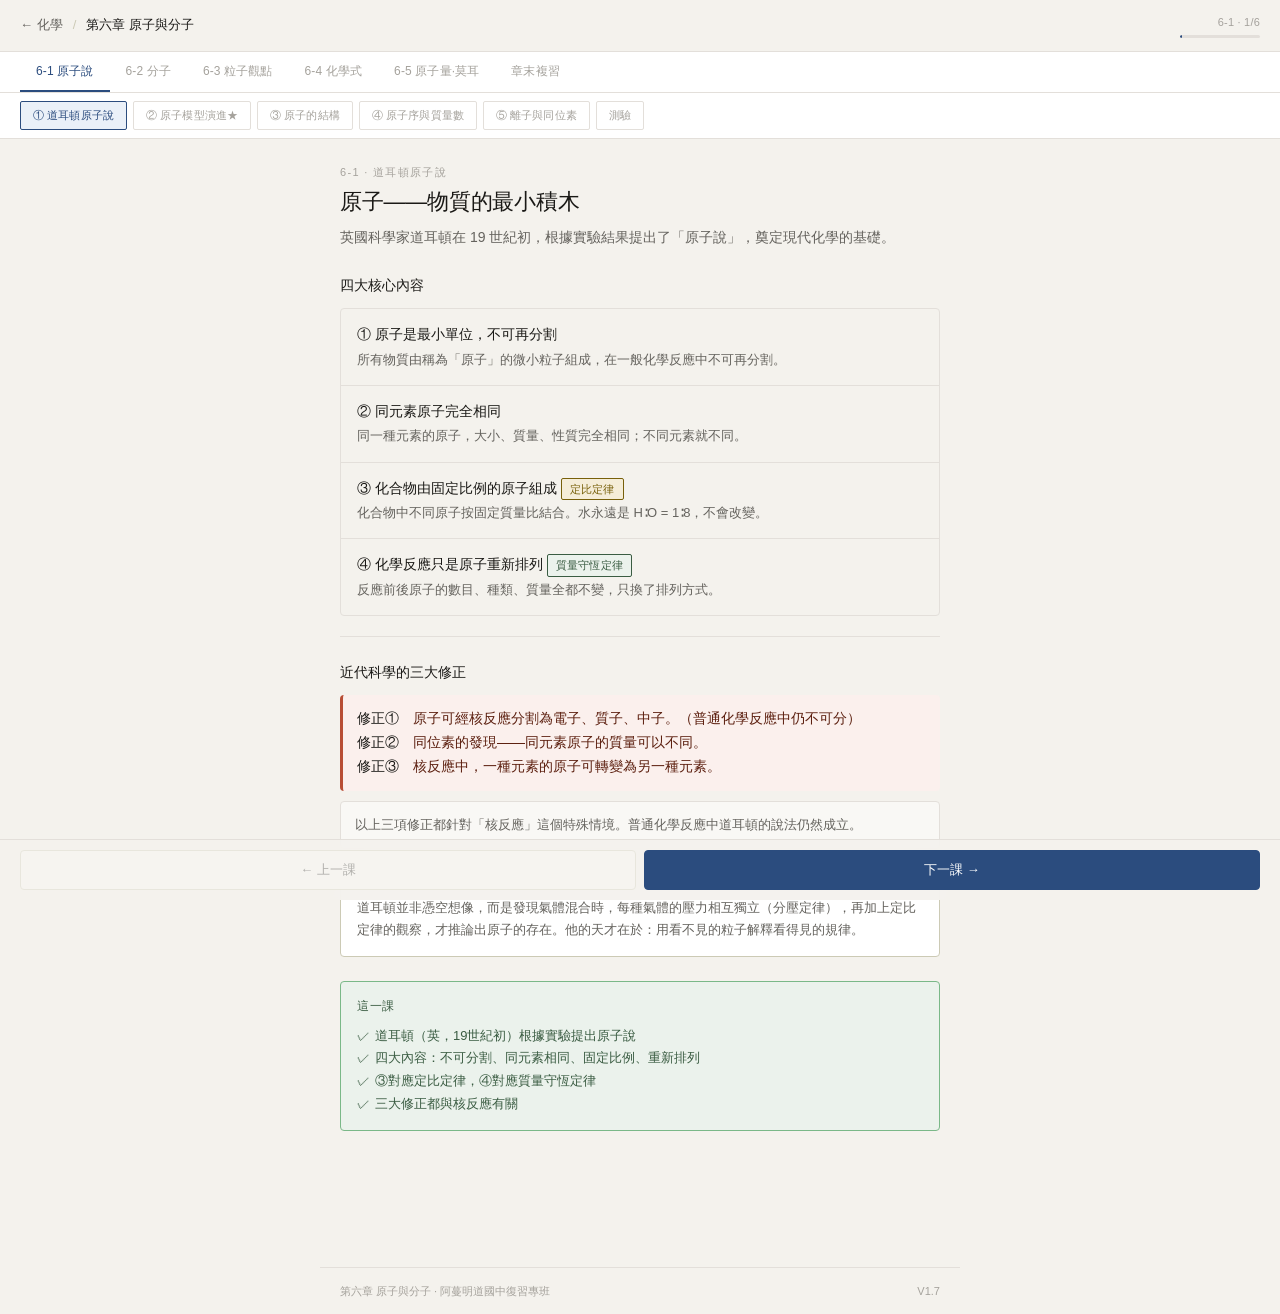
<file: chemistry/ch6.html>
<!DOCTYPE html>
<html lang="zh-TW">
<head>
<meta charset="UTF-8">
<meta name="viewport" content="width=device-width, initial-scale=1.0, viewport-fit=cover">
<meta name="theme-color" content="#F4F2ED">
<title>第六章 原子與分子 — 阿蔓明道國中復習專班</title>
<style>
/* ── 北歐極簡設計系統 v1.3 ── */
:root {
  --bg:#F4F2ED; --surface:#FFFFFF; --surface2:#F9F8F5;
  --border:#E3DFDA; --border-mid:#CCCAB5; --border-dark:#B0ADA4;
  --text-1:#1A1916; --text-2:#65635E; --text-3:#A5A29C;
  --c1:#2B4C7E; --c1l:#EAF0F8;
  --c2:#3A5C42; --c2l:#EBF2EC;
  --c3:#78600A; --c3l:#F5EDD8;
  --c4:#5A3E6E; --c4l:#EEE8F4;
  --c5:#7A4E36; --c5l:#F5EDE8;
  --c6:#2C5F6E; --c6l:#E8F3F5;
  --r:4px; --r-s:2px;
}
*{box-sizing:border-box;margin:0;padding:0;}
body{
  font-family:-apple-system,BlinkMacSystemFont,"Helvetica Neue","Segoe UI",
    "Hiragino Sans","Noto Sans TC",sans-serif;
  background:var(--bg); color:var(--text-1);
  font-size:15px; line-height:1.7;
}

/* ── TOPBAR ── */
.topbar{
  height:52px; position:sticky; top:0; z-index:100;
  background:rgba(244,242,237,.94); backdrop-filter:blur(12px);
  border-bottom:1px solid var(--border);
  display:flex; align-items:center; padding:0 20px; gap:10px;
}
.topbar-back{
  font-size:13px; color:var(--text-2); min-height:44px;
  display:flex; align-items:center; gap:4px; text-decoration:none;
  white-space:nowrap;
}
.topbar-back:hover{color:var(--text-1);}
.topbar-sep{color:var(--border-mid); font-size:13px;}
.topbar-title{font-size:13px; font-weight:500; color:var(--text-1); flex:1; white-space:nowrap; overflow:hidden; text-overflow:ellipsis;}
.topbar-prog{display:flex; flex-direction:column; gap:3px; min-width:80px;}
.prog-label{font-size:11px; color:var(--text-3); text-align:right; letter-spacing:.02em;}
.prog-bar{height:3px; background:var(--border); border-radius:2px; overflow:hidden;}
.prog-fill{height:3px; background:var(--c1); border-radius:2px; transition:width .3s; width:0%;}

/* ── SECTION TABS ── */
.stabs{
  background:var(--surface); border-bottom:1px solid var(--border);
  display:flex; overflow-x:auto; padding:0 20px; gap:0;
}
.stabs::-webkit-scrollbar{display:none;}
.stab{
  flex-shrink:0; padding:0 16px; height:40px; border:none; background:none;
  font-size:12px; font-weight:500; color:var(--text-3); cursor:pointer;
  border-bottom:2px solid transparent; letter-spacing:.01em; white-space:nowrap;
}
.stab.on{color:var(--c);border-bottom-color:var(--c);}

/* ── LESSON PILLS ── */
.lpills{
  background:var(--surface); border-bottom:1px solid var(--border);
  display:flex; overflow-x:auto; padding:8px 20px; gap:6px;
}
.lpills::-webkit-scrollbar{display:none;}
.lpill{
  flex-shrink:0; padding:4px 12px; border:1px solid var(--border);
  border-radius:var(--r-s); background:var(--surface); color:var(--text-3);
  font-size:11px; font-weight:500; cursor:pointer; white-space:nowrap;
  letter-spacing:.01em;
}
.lpill:hover{background:var(--surface2); border-color:var(--border-mid);}
.lpill.on{background:var(--cl); color:var(--c); border-color:var(--c);}

/* ── SECTIONS / LESSONS ── */
.sec-wrap{display:none;}
.sec-wrap.on{display:block;}
.lesson{display:none; padding:24px 20px 80px; max-width:640px; margin:0 auto;}
.lesson.on{display:block;}

/* ── TYPOGRAPHY ── */
.page-label{font-size:11px; font-weight:500; color:var(--text-3); letter-spacing:.12em; text-transform:uppercase; margin-bottom:6px;}
.page-title{font-size:22px; font-weight:300; color:var(--text-1); letter-spacing:-.01em; margin-bottom:8px; line-height:1.4;}
.page-sub{font-size:14px; color:var(--text-2); margin-bottom:24px;}
h3{font-size:14px; font-weight:500; color:var(--text-1); margin-bottom:10px; margin-top:24px;}
h3:first-child{margin-top:0;}
p{font-size:14px; color:var(--text-2); line-height:1.75; margin-bottom:10px;}
p:last-child{margin-bottom:0;}
strong{font-weight:500; color:var(--text-1);}

/* ── CARDS ── */
.card{background:var(--surface); border:1px solid var(--border); border-radius:var(--r); padding:16px; margin-bottom:10px;}
.card-stack{border:1px solid var(--border); border-radius:var(--r); overflow:hidden; margin-bottom:10px;}
.card-stack .row{padding:14px 16px; border-top:1px solid var(--border); font-size:14px;}
.card-stack .row:first-child{border-top:none;}
.card-stack .row-title{font-weight:500; color:var(--text-1); margin-bottom:2px;}
.card-stack .row-sub{font-size:13px; color:var(--text-2);}

/* ── HIGHLIGHT BOXES ── */
.hi{border-left:3px solid var(--c); background:var(--cl); border-radius:var(--r); padding:12px 14px; margin-bottom:10px; font-size:14px; color:var(--text-1); line-height:1.7;}
.hi p{color:var(--text-1); margin-bottom:0;}
.hi strong{color:var(--text-1);}
.note{border:1px solid var(--border); background:var(--surface2); border-radius:var(--r); padding:12px 14px; margin-bottom:10px; font-size:13px; color:var(--text-2); line-height:1.7;}
.warn{border-left:3px solid #B84E35; background:#FBF0ED; border-radius:var(--r); padding:12px 14px; margin-bottom:10px; font-size:14px; color:#5C1F0F; line-height:1.7;}
.extra{border:1px solid var(--border-mid); background:var(--surface); border-radius:var(--r); padding:14px 16px; margin-bottom:10px;}
.extra-label{font-size:10px; font-weight:500; color:var(--text-3); letter-spacing:.12em; text-transform:uppercase; margin-bottom:6px;}
.extra p{font-size:13px; color:var(--text-2); margin-bottom:0;}

/* ── TABLE ── */
.tbl{width:100%; border-collapse:collapse; font-size:13px; margin-bottom:10px;}
.tbl th{background:var(--surface2); border:1px solid var(--border); padding:8px 10px; font-weight:500; color:var(--text-2); text-align:center; font-size:12px; letter-spacing:.02em;}
.tbl td{border:1px solid var(--border); padding:8px 10px; text-align:center; color:var(--text-2);}
.tbl td:first-child{text-align:left; color:var(--text-1);}
.tbl tr:hover td{background:var(--surface2);}

/* ── DIVIDER ── */
.div{border:none; border-top:1px solid var(--border); margin:20px 0;}
.sec-head{display:flex; align-items:center; gap:10px; margin:20px 0 12px;}
.sec-head-label{font-size:10px; font-weight:500; color:var(--text-3); letter-spacing:.14em; text-transform:uppercase; white-space:nowrap;}
.sec-head-line{flex:1; height:1px; background:var(--border);}

/* ── FORMULA BOX ── */
.formula-box{
  background:var(--bg); border:1px solid var(--border); border-radius:var(--r);
  font-family:Georgia,serif; font-size:15px; text-align:center; padding:14px 16px;
  margin-bottom:10px; color:var(--text-1);
}

/* ── BADGE ── */
.badge{display:inline-block; padding:1px 8px; border-radius:var(--r-s); font-size:11px; font-weight:500; letter-spacing:.02em; border:1px solid;}
.b1{background:var(--c1l);color:var(--c1);border-color:var(--c1);}
.b2{background:var(--c2l);color:var(--c2);border-color:var(--c2);}
.b3{background:var(--c3l);color:var(--c3);border-color:var(--c3);}
.b4{background:var(--c4l);color:var(--c4);border-color:var(--c4);}
.b5{background:var(--c5l);color:var(--c5);border-color:var(--c5);}
.b6{background:var(--c6l);color:var(--c6);border-color:var(--c6);}
.bdone{background:#EBF2EC;color:#3A5C42;border-color:#7AB888;}
.btodo{background:#EEECEA;color:#A5A29C;border-color:#CCCAB5;}

/* ── TWO-COL GRID ── */
.g2{display:grid; grid-template-columns:1fr 1fr; gap:10px; margin-bottom:10px;}
@media(max-width:440px){.g2{grid-template-columns:1fr;}}

/* ── ATOM BUILDER ── */
.atom-display{border:1px solid var(--border); background:var(--surface); border-radius:var(--r); padding:20px; margin-bottom:10px; text-align:center;}
.atom-counts{display:grid; grid-template-columns:repeat(3,1fr); gap:1px; background:var(--border); border:1px solid var(--border); border-radius:var(--r); overflow:hidden; margin-bottom:12px;}
.atom-count-cell{background:var(--surface); padding:12px 8px; text-align:center;}
.atom-count-n{font-size:22px; font-weight:300; color:var(--text-1);}
.atom-count-l{font-size:11px; color:var(--text-3); letter-spacing:.04em; margin-top:2px;}
.atom-ctrls{display:grid; grid-template-columns:1fr 1fr; gap:8px;}
.atom-ctrl{border:1px solid var(--border); border-radius:var(--r); padding:10px 12px; background:var(--surface); display:flex; align-items:center; gap:10px;}
.atom-ctrl-label{font-size:12px; font-weight:500; flex:1; color:var(--text-2);}
.atom-ctrl-btns{display:flex; gap:4px;}
.ac-btn{width:28px; height:28px; border-radius:var(--r-s); border:1px solid var(--border); background:var(--surface2); color:var(--text-1); font-size:15px; font-weight:500; cursor:pointer; display:flex; align-items:center; justify-content:center;}
.ac-btn:hover{background:var(--surface); border-color:var(--border-mid);}
.atom-name{font-size:13px; color:var(--text-3); margin-top:10px; padding:8px; background:var(--surface2); border-radius:var(--r);}

/* ── INTERACTIVE INPUTS ── */
.inter{border:1px solid var(--border); background:var(--surface); border-radius:var(--r); padding:16px; margin-bottom:10px;}
.inter-label{font-size:11px; font-weight:500; color:var(--text-3); letter-spacing:.06em; text-transform:uppercase; display:block; margin-bottom:6px; margin-top:12px;}
.inter-label:first-child{margin-top:0;}
.inter select, .inter input[type=number]{
  width:100%; padding:9px 10px; border:1px solid var(--border); border-radius:var(--r);
  background:var(--surface); color:var(--text-1); font-size:14px;
  -webkit-appearance:none; outline:none;
}
.inter select:focus, .inter input:focus{border-color:var(--c);}
.inter-btn{
  width:100%; margin-top:12px; padding:10px; border:1px solid var(--border-mid);
  border-radius:var(--r); background:var(--surface2); color:var(--text-1);
  font-size:13px; font-weight:500; cursor:pointer; letter-spacing:.02em;
}
.inter-btn:hover{background:var(--surface); border-color:var(--border-dark);}
.inter-result{display:none; margin-top:12px; padding:12px; background:var(--surface2); border-radius:var(--r); font-size:13px; color:var(--text-2); line-height:1.8;}
.inter-result strong{color:var(--text-1); font-size:16px;}

/* ── ION SLIDER ── */
.slider-wrap{padding:12px 0; display:flex; align-items:center; gap:12px;}
.slider-wrap input[type=range]{
  flex:1; -webkit-appearance:none; height:3px; background:var(--border); border-radius:2px; outline:none;
}
.slider-wrap input[type=range]::-webkit-slider-thumb{
  -webkit-appearance:none; width:18px; height:18px; border-radius:50%;
  background:var(--surface); border:2px solid var(--c); cursor:pointer;
}
.slider-val{font-size:13px; font-weight:500; width:32px; text-align:right; color:var(--text-2);}
.ion-big{padding:16px; background:var(--surface2); border-radius:var(--r); text-align:center; margin:12px 0;}
.ion-sym{font-size:32px; font-weight:300; color:var(--text-1);}
.ion-desc{font-size:12px; color:var(--text-3); margin-top:4px; letter-spacing:.02em;}

/* ── ISOTOPE CARDS ── */
.iso-grid{display:grid; grid-template-columns:repeat(3,1fr); gap:8px; margin-bottom:8px;}
.iso-card{border:1px solid var(--border); border-radius:var(--r); padding:10px; text-align:center; cursor:pointer; background:var(--surface);}
.iso-card:hover{background:var(--surface2);}
.iso-card.on{border-color:var(--c); background:var(--cl);}
.iso-card .is{font-size:17px; font-weight:500; color:var(--text-1);}
.iso-card .il{font-size:11px; color:var(--text-3); margin-top:2px;}
.iso-detail{border:1px solid var(--border); border-radius:var(--r); padding:12px; font-size:13px; color:var(--text-2); min-height:52px; margin-bottom:10px; background:var(--surface);}

/* ── FORMULA BUILDER ── */
.fb-result{padding:16px; background:var(--surface2); border-radius:var(--r); text-align:center; margin:12px 0;}
.fb-formula{font-size:28px; font-weight:300; color:var(--text-1);}
.fb-verify{font-size:12px; color:var(--text-3); margin-top:4px;}

/* ── STATE CANVAS ── */
.state-btns{display:grid; grid-template-columns:repeat(3,1fr); gap:8px; margin-bottom:10px;}
.state-btn{padding:8px; border:1px solid var(--border); border-radius:var(--r); background:var(--surface); color:var(--text-2); font-size:13px; font-weight:500; cursor:pointer;}
.state-btn:hover{background:var(--surface2);}
.state-btn.on{border-color:var(--c); color:var(--c); background:var(--cl);}
.state-canvas-wrap{border:1px solid var(--border); border-radius:var(--r); overflow:hidden; margin-bottom:10px; background:#F9F8F5;}
.state-canvas-wrap canvas{display:block; width:100%; height:160px;}

/* ── MOL SORT ── */
.mol-grid{display:grid; grid-template-columns:repeat(3,1fr); gap:8px; margin-bottom:8px;}
.mol-item{border:1px solid var(--border); border-radius:var(--r); padding:10px 6px; text-align:center; cursor:pointer; background:var(--surface);}
.mol-item:hover{background:var(--surface2);}
.mol-item .mf{font-size:15px; font-weight:500; color:var(--text-1);}
.mol-item .mn{font-size:11px; color:var(--text-3); margin-top:2px;}
.mol-reveal{border:1px solid var(--border); border-radius:var(--r); padding:12px; font-size:13px; color:var(--text-2); min-height:46px; margin-bottom:10px; background:var(--surface);}

/* ── VOL CALC ── */
.vol-calc{border:1px solid var(--border); border-radius:var(--r); padding:16px; background:var(--surface2); margin-bottom:10px;}
.vol-calc label{font-size:11px; font-weight:500; color:var(--text-3); letter-spacing:.06em; text-transform:uppercase; display:block; margin-bottom:5px; margin-top:10px;}
.vol-calc label:first-child{margin-top:0;}
.vol-calc select,.vol-calc input{width:100%; padding:8px 10px; border:1px solid var(--border); border-radius:var(--r); background:var(--surface); color:var(--text-1); font-size:14px;}
.vol-calc button{width:100%; padding:9px; margin-top:12px; border:1px solid var(--border-mid); border-radius:var(--r); background:var(--surface); color:var(--text-1); font-size:13px; font-weight:500; cursor:pointer;}
.vol-calc button:hover{background:var(--surface2);}
.vol-result{display:none; margin-top:12px; padding:12px; background:var(--surface); border-radius:var(--r); font-size:13px; color:var(--text-2); line-height:1.85;}

/* ── ELEMENT GRID ── */
.elem-chips{display:flex; flex-wrap:wrap; gap:6px; margin-bottom:10px;}
.ec{border:1px solid var(--border); border-radius:var(--r); padding:6px 10px; text-align:center; min-width:50px; background:var(--surface);}
.ec .s{font-size:15px; font-weight:500; color:var(--text-1);}
.ec .n{font-size:11px; color:var(--text-3); margin-top:1px;}
.ec .a{font-size:14px; font-weight:500; color:var(--c5);}

/* ── MOLE CALC ── */
.mole-pair{display:grid; grid-template-columns:1fr 1fr; gap:8px; margin:8px 0;}
.mole-pair input{padding:9px 10px; border:1px solid var(--border); border-radius:var(--r); font-size:15px; background:var(--surface); color:var(--text-1); width:100%;}
.mole-pair input:focus{outline:none; border-color:var(--c5);}
.mole-info{padding:8px 12px; background:var(--surface2); border-radius:var(--r); font-size:13px; color:var(--text-2); margin:8px 0;}
.mole-out{padding:12px; background:var(--surface); border:1px solid var(--border); border-radius:var(--r); font-size:13px; color:var(--text-2); margin-top:8px; min-height:44px;}
.mole-out strong{font-size:16px; color:var(--text-1);}

/* ── FLASHCARD ── */
.fc-wrap{border:1px solid var(--border); border-radius:var(--r); height:110px; cursor:pointer; perspective:600px; margin-bottom:10px;}
.fc-inner{position:relative; width:100%; height:100%; transform-style:preserve-3d; transition:transform .35s;}
.fc-inner.fl{transform:rotateY(180deg);}
.fc-face{position:absolute; inset:0; border-radius:var(--r); display:flex; flex-direction:column; align-items:center; justify-content:center; backface-visibility:hidden; padding:16px;}
.fc-front{background:var(--surface);}
.fc-back{background:var(--cl); transform:rotateY(180deg);}
.fc-word{font-size:18px; font-weight:400; color:var(--text-1);}
.fc-hint{font-size:11px; color:var(--text-3); margin-top:4px; letter-spacing:.04em;}
.fc-back .fc-word{font-size:22px; font-weight:300; color:var(--c);}
.fc-nav{display:flex; align-items:center; gap:8px; margin-bottom:10px;}
.fc-nav button{padding:6px 14px; border:1px solid var(--border); border-radius:var(--r-s); background:var(--surface); color:var(--text-2); font-size:13px; cursor:pointer;}
.fc-nav button:hover{background:var(--surface2);}
.fc-nav span{flex:1; text-align:center; font-size:12px; color:var(--text-3);}
.fc-cats{display:flex; gap:6px; flex-wrap:wrap; margin-bottom:10px;}
.fc-cat{padding:3px 10px; border:1px solid var(--border); border-radius:var(--r-s); background:var(--surface); color:var(--text-3); font-size:11px; font-weight:500; cursor:pointer; letter-spacing:.02em;}
.fc-cat:hover{background:var(--surface2);}
.fc-cat.on{border-color:var(--c4); color:var(--c4); background:var(--c4l);}

/* ── QUIZ ── */
.quiz-wrap{}
.qcard{background:var(--surface); border:1px solid var(--border); border-radius:var(--r); padding:14px 16px; margin-bottom:10px;}
.qnum{font-size:11px; color:var(--text-3); font-weight:500; letter-spacing:.04em; margin-bottom:6px;}
.qtxt{font-size:14px; font-weight:500; color:var(--text-1); line-height:1.6; margin-bottom:10px;}
.qopt{padding:9px 12px; border:1px solid var(--border); border-radius:var(--r-s); background:var(--surface); margin-bottom:5px; font-size:13px; cursor:pointer; display:flex; gap:8px; color:var(--text-2);}
.qopt:hover{background:var(--surface2); border-color:var(--border-mid);}
.qopt.sel{border-color:var(--c); background:var(--cl); color:var(--text-1);}
.qopt.ok{background:#EBF2EC; border-color:#7AB888; color:#3A5C42;}
.qopt.no{background:#FBF0ED; border-color:#C47F64; color:#7A4E36;}
.qlabel{font-weight:500; width:16px; flex-shrink:0; color:var(--text-3);}
.qexp{display:none; margin-top:8px; padding:10px 12px; border-radius:var(--r-s); font-size:12px; line-height:1.65;}
.qexp.ok{background:#EBF2EC; color:#3A5C42;}
.qexp.no{background:#FBF0ED; color:#7A4E36;}
.quiz-score{background:var(--surface); border:1px solid var(--border); border-radius:var(--r); padding:16px; margin-bottom:12px; text-align:center;}
.quiz-score-n{font-size:26px; font-weight:300; color:var(--text-1);}
.quiz-score-m{font-size:13px; color:var(--text-2); margin-top:4px;}
.quiz-footer{display:flex; gap:8px; margin-top:4px;}
.qbtn{flex:1; padding:10px; border:1px solid var(--border-mid); border-radius:var(--r); background:var(--surface2); color:var(--text-1); font-size:13px; font-weight:500; cursor:pointer;}
.qbtn:hover{background:var(--surface); border-color:var(--border-dark);}
.qbtn:disabled{opacity:.4; cursor:not-allowed;}
.qbtn.primary{background:var(--c); color:#fff; border-color:var(--c);}

/* ── SUMMARY ── */
.summary{background:#EBF2EC; border:1px solid #7AB888; border-radius:var(--r); padding:14px 16px; margin-top:24px;}
.summary h4{font-size:12px; font-weight:500; color:#3A5C42; letter-spacing:.06em; text-transform:uppercase; margin-bottom:8px;}
.summary li{font-size:13px; color:#3A5C42; line-height:1.75; list-style:none; padding-left:18px; position:relative;}
.summary li::before{content:"✓"; position:absolute; left:0; font-weight:500;}

/* ── BOTTOM NAV ── */
.bnav{position:fixed; bottom:0; left:0; right:0; background:rgba(244,242,237,.94); backdrop-filter:blur(12px); border-top:1px solid var(--border); padding:10px 20px; padding-bottom:max(10px,env(safe-area-inset-bottom)); display:flex; gap:8px; z-index:99;}
.bnav-btn{flex:1; padding:10px; border:1px solid var(--border-mid); border-radius:var(--r); background:var(--surface2); color:var(--text-1); font-size:13px; font-weight:500; cursor:pointer;}
.bnav-btn:hover{background:var(--surface);}
.bnav-btn.primary{background:var(--c1); color:#fff; border-color:var(--c1);}
.bnav-btn:disabled{opacity:.3; cursor:not-allowed;}

/* ── FOOTER ── */
.page-footer{display:flex; justify-content:space-between; font-size:11px; color:var(--text-3); border-top:1px solid var(--border); margin-top:56px; padding:14px 0; max-width:640px; margin-left:auto; margin-right:auto; padding-left:20px; padding-right:20px;}
</style>
</head>
<body>

<!-- TOPBAR -->
<div class="topbar">
  <a class="topbar-back" href="index.html">← 化學</a>
  <span class="topbar-sep">/</span>
  <span class="topbar-title">第六章 原子與分子</span>
  <div class="topbar-prog">
    <div class="prog-label" id="pg-l">6-1 · 1/6</div>
    <div class="prog-bar"><div class="prog-fill" id="pg-f"></div></div>
  </div>
</div>

<!-- SECTION TABS -->
<div class="stabs" id="stabs" style="--c:var(--c1)">
  <button class="stab on" onclick="gS(0)" style="--c:var(--c1)">6-1 原子說</button>
  <button class="stab" onclick="gS(1)" style="--c:var(--c2)">6-2 分子</button>
  <button class="stab" onclick="gS(2)" style="--c:var(--c3)">6-3 粒子觀點</button>
  <button class="stab" onclick="gS(3)" style="--c:var(--c4)">6-4 化學式</button>
  <button class="stab" onclick="gS(4)" style="--c:var(--c5)">6-5 原子量·莫耳</button>
  <button class="stab" onclick="gS(5)" style="--c:var(--c6)">章末複習</button>
</div>

<!-- ── 6-1 ─────────────────────────── -->
<div class="sec-wrap on" id="S0" style="--c:var(--c1);--cl:var(--c1l)">
  <div class="lpills">
    <div class="lpill on" onclick="gL(0,0)">① 道耳頓原子說</div>
    <div class="lpill" onclick="gL(0,1)">② 原子模型演進★</div>
    <div class="lpill" onclick="gL(0,2)">③ 原子的結構</div>
    <div class="lpill" onclick="gL(0,3)">④ 原子序與質量數</div>
    <div class="lpill" onclick="gL(0,4)">⑤ 離子與同位素</div>
    <div class="lpill" onclick="gL(0,5)">測驗</div>
  </div>

  <!-- 6-1 L0: 道耳頓原子說 -->
  <div class="lesson on" id="S0L0">
    <div class="page-label">6-1 · 道耳頓原子說</div>
    <div class="page-title">原子——物質的最小積木</div>
    <div class="page-sub">英國科學家道耳頓在 19 世紀初，根據實驗結果提出了「原子說」，奠定現代化學的基礎。</div>

    <h3>四大核心內容</h3>
    <div class="card-stack">
      <div class="row">
        <div class="row-title">① 原子是最小單位，不可再分割</div>
        <div class="row-sub">所有物質由稱為「原子」的微小粒子組成，在一般化學反應中不可再分割。</div>
      </div>
      <div class="row">
        <div class="row-title">② 同元素原子完全相同</div>
        <div class="row-sub">同一種元素的原子，大小、質量、性質完全相同；不同元素就不同。</div>
      </div>
      <div class="row">
        <div class="row-title">③ 化合物由固定比例的原子組成 <span class="badge b3">定比定律</span></div>
        <div class="row-sub">化合物中不同原子按固定質量比結合。水永遠是 H∶O = 1∶8，不會改變。</div>
      </div>
      <div class="row">
        <div class="row-title">④ 化學反應只是原子重新排列 <span class="badge b2">質量守恆定律</span></div>
        <div class="row-sub">反應前後原子的數目、種類、質量全都不變，只換了排列方式。</div>
      </div>
    </div>

    <hr class="div">
    <h3>近代科學的三大修正</h3>
    <div class="warn">
      <strong>修正①</strong>　原子可經核反應分割為電子、質子、中子。（普通化學反應中仍不可分）<br>
      <strong>修正②</strong>　同位素的發現——同元素原子的質量可以不同。<br>
      <strong>修正③</strong>　核反應中，一種元素的原子可轉變為另一種元素。
    </div>
    <div class="note">以上三項修正都針對「核反應」這個特殊情境。普通化學反應中道耳頓的說法仍然成立。</div>

    <div class="extra">
      <div class="extra-label">延伸知識 — 為什麼道耳頓能想到原子？</div>
      <p>道耳頓並非憑空想像，而是發現氣體混合時，每種氣體的壓力相互獨立（分壓定律），再加上定比定律的觀察，才推論出原子的存在。他的天才在於：用看不見的粒子解釋看得見的規律。</p>
    </div>

    <div class="summary"><h4>這一課</h4><ul>
      <li>道耳頓（英，19世紀初）根據實驗提出原子說</li>
      <li>四大內容：不可分割、同元素相同、固定比例、重新排列</li>
      <li>③對應定比定律，④對應質量守恆定律</li>
      <li>三大修正都與核反應有關</li>
    </ul></div>
  </div>

  <!-- 6-1 L1: 原子模型演進 (★補充) -->
  <div class="lesson" id="S0L1">
    <div class="page-label">6-1 · 補充 ★</div>
    <div class="page-title">原子模型的演進</div>
    <div class="page-sub">「原子長什麼樣子？」這個問題，科學家花了一百多年才慢慢搞清楚。每一次實驗都推翻了前一個模型。</div>

    <h3>三大模型演進</h3>
    <div class="card-stack">
      <div class="row">
        <div class="row-title">1897 — 湯姆森的葡萄乾布丁模型</div>
        <div class="row-sub">湯姆森發現電子後，提出：原子像布丁，帶正電的「布丁體」裡，電子像葡萄乾散佈其中。<br>問題：這個模型把正電想成是「彌漫分布」的，無法解釋後來的實驗。</div>
      </div>
      <div class="row">
        <div class="row-title">1911 — 拉塞福的核式模型</div>
        <div class="row-sub">拉塞福用 α 粒子轟炸金箔，發現大部分粒子穿透，少數大角度偏折，甚至反彈回來。結論：原子中心有個極小而密集的帶正電「原子核」，電子在外面繞行。大部分空間是「空的」！</div>
      </div>
      <div class="row">
        <div class="row-title">1913 — 波耳的行星模型（國中教的版本）</div>
        <div class="row-sub">丹麥科學家波耳補充拉塞福的模型：電子只能在特定「軌道」上繞行原子核，就像行星繞太陽。不同軌道對應不同能量。這就是我們課本裡畫的原子結構。</div>
      </div>
    </div>

    <hr class="div">
    <h3>金箔實驗——為什麼顛覆了布丁模型？</h3>
    <div class="hi">
      <p>如果原子真的是「布丁」（正電均勻分布），α 粒子應該只被輕微偏折。但拉塞福發現，有極少數粒子幾乎以 180° 反彈——就像把乒乓球射向一張紙，結果有幾顆反彈回來！</p>
      <p>這唯一的解釋就是：原子的正電和幾乎全部的質量集中在一個極小的點上，這就是原子核。</p>
    </div>

    <div class="formula-box">原子核的半徑 ≈ 原子半徑的 <strong>1/100,000</strong><br><span style="font-size:13px;color:var(--text-3);">如果原子有棒球場那麼大，原子核只是場中央的一粒沙</span></div>

    <div class="extra">
      <div class="extra-label">延伸知識 — 現代量子力學模型</div>
      <p>波耳的行星模型對國中階段已足夠，但其實現代物理學告訴我們：電子並沒有固定的「軌道」，而是以「機率雲」（電子雲）的方式分布在原子核周圍。你在某個位置「可能找到」電子，但無法確切預測它的位置。這就是量子力學的世界，高中、大學再深入！</p>
    </div>

    <div class="summary"><h4>這一課</h4><ul>
      <li>湯姆森（1897）：葡萄乾布丁模型——電子嵌在正電體中</li>
      <li>拉塞福（1911）：核式模型——原子核極小且集中正電和幾乎全部質量</li>
      <li>波耳（1913）：行星模型——電子在特定軌道上繞核運行</li>
      <li>現代：電子雲模型（量子力學，高中以上）</li>
    </ul></div>
  </div>

  <!-- 6-1 L2: 原子的結構 -->
  <div class="lesson" id="S0L2">
    <div class="page-label">6-1 · 原子的結構</div>
    <div class="page-title">原子內部的三種粒子</div>
    <div class="page-sub">原子核裡有質子和中子，外圍有電子繞行。這三種粒子的性質決定了一切。</div>

    <h3>發現順序與發現人</h3>
    <div class="card-stack">
      <div class="row">
        <div class="row-title">第 1 名：電子 <span class="badge b1">帶負電</span></div>
        <div class="row-sub">湯姆森（英國，1897）— 陰極射線管實驗</div>
      </div>
      <div class="row">
        <div class="row-title">第 2 名：質子 <span class="badge btodo">帶正電</span></div>
        <div class="row-sub">拉塞福（紐西蘭，1911）— α 粒子轟炸金箔實驗</div>
      </div>
      <div class="row">
        <div class="row-title">第 3 名：中子 <span class="bdone badge">不帶電</span></div>
        <div class="row-sub">查兌克（英國，1932）— 因為不帶電最難偵測，最晚發現</div>
      </div>
    </div>
    <div class="note">口訣：電子（湯）→ 質子（拉）→ 中子（查）</div>

    <hr class="div">
    <h3>三種粒子比較</h3>
    <table class="tbl">
      <thead><tr><th>粒子</th><th>位置</th><th>電性</th><th>相對質量</th></tr></thead>
      <tbody>
        <tr><td>質子（P）</td><td>原子核內</td><td>正電 +1</td><td>1</td></tr>
        <tr><td>中子（N）</td><td>原子核內</td><td>不帶電</td><td>≈ 1</td></tr>
        <tr><td>電子（E）</td><td>核外軌道</td><td>負電 −1</td><td>1/1836</td></tr>
      </tbody>
    </table>
    <div class="hi"><strong>關鍵：</strong>電中性原子的質子數 = 電子數（正負抵銷）。原子核雖極小，卻集中了原子幾乎所有質量。</div>

    <h3>互動原子建造器</h3>
    <div id="atomBuilder" class="inter">
      <div class="atom-counts">
        <div class="atom-count-cell"><div class="atom-count-n" id="ap" style="color:var(--c5)">6</div><div class="atom-count-l">質子 P⁺</div></div>
        <div class="atom-count-cell"><div class="atom-count-n" id="an" style="color:var(--text-3)">6</div><div class="atom-count-l">中子 N</div></div>
        <div class="atom-count-cell"><div class="atom-count-n" id="ae" style="color:var(--c1)">6</div><div class="atom-count-l">電子 E⁻</div></div>
      </div>
      <div class="atom-ctrls">
        <div class="atom-ctrl">
          <div class="atom-ctrl-label">質子數</div>
          <div class="atom-ctrl-btns">
            <button class="ac-btn" onclick="adj('p',-1)">−</button>
            <button class="ac-btn" onclick="adj('p',1)">+</button>
          </div>
        </div>
        <div class="atom-ctrl">
          <div class="atom-ctrl-label">中子數</div>
          <div class="atom-ctrl-btns">
            <button class="ac-btn" onclick="adj('n',-1)">−</button>
            <button class="ac-btn" onclick="adj('n',1)">+</button>
          </div>
        </div>
      </div>
      <div class="atom-name" id="aname">碳（C）· 原子序 6 · 質量數 12</div>
    </div>

    <div class="summary"><h4>這一課</h4><ul>
      <li>發現順序：電子（湯）→ 質子（拉）→ 中子（查）</li>
      <li>質子帶正電，電子帶負電，中子不帶電</li>
      <li>電子質量只有質子的 1/1836</li>
      <li>電中性原子：質子數 = 電子數</li>
    </ul></div>
  </div>

  <!-- 6-1 L3: 原子序與質量數 -->
  <div class="lesson" id="S0L3">
    <div class="page-label">6-1 · 原子序與質量數</div>
    <div class="page-title">解碼元素符號</div>
    <div class="page-sub">¹²₆C 這樣的符號藏著所有資訊——學會讀它，就能立刻算出質子、中子、電子數。</div>

    <h3>兩個核心公式</h3>
    <div class="hi"><strong>原子序（Z）= 質子數</strong>（= 電中性原子的電子數）<br>→ 決定是哪種元素！</div>
    <div class="hi"><strong>質量數（A）= 質子數 + 中子數</strong><br>→ 中子數 = A − Z</div>

    <div class="formula-box">
      <span style="font-family:Georgia,serif;font-size:28px;">
        <sup style="font-size:16px;color:var(--c5)">A</sup>X<sub style="font-size:16px;color:var(--c2)">Z</sub>
      </span><br>
      <span style="font-size:12px;color:var(--text-3)">左上 A = 質量數　　左下 Z = 原子序</span>
    </div>

    <h3>常見元素對照</h3>
    <table class="tbl">
      <thead><tr><th>元素</th><th>符號</th><th>Z</th><th>A</th><th>質子</th><th>電子</th><th>中子</th></tr></thead>
      <tbody>
        <tr><td>氫 H</td><td>¹H</td><td>1</td><td>1</td><td>1</td><td>1</td><td>0</td></tr>
        <tr><td>碳 C</td><td>¹²C</td><td>6</td><td>12</td><td>6</td><td>6</td><td>6</td></tr>
        <tr><td>氧 O</td><td>¹⁶O</td><td>8</td><td>16</td><td>8</td><td>8</td><td>8</td></tr>
        <tr><td>鎂 Mg</td><td>²⁴Mg</td><td>12</td><td>24</td><td>12</td><td>12</td><td>12</td></tr>
        <tr><td>鋁 Al</td><td>²⁷Al</td><td>13</td><td>27</td><td>13</td><td>13</td><td>14</td></tr>
        <tr><td>氯 Cl</td><td>³⁵Cl</td><td>17</td><td>35</td><td>17</td><td>17</td><td>18</td></tr>
      </tbody>
    </table>

    <h3>原子計算機</h3>
    <div class="inter" style="--c:var(--c1);--cl:var(--c1l)">
      <span class="inter-label">原子序 Z</span>
      <input type="number" id="cz" placeholder="例：13" min="1" max="118">
      <span class="inter-label">質量數 A</span>
      <input type="number" id="ca" placeholder="例：27" min="1" max="300">
      <span class="inter-label">狀態</span>
      <select id="cq">
        <option value="0">電中性原子</option>
        <option value="1">失去 1 個電子（+1 離子）</option>
        <option value="2">失去 2 個電子（+2 離子）</option>
        <option value="3">失去 3 個電子（+3 離子）</option>
        <option value="-1">得到 1 個電子（−1 離子）</option>
        <option value="-2">得到 2 個電子（−2 離子）</option>
      </select>
      <button class="inter-btn" onclick="calcAtom()">計算</button>
      <div class="inter-result" id="atom-res"></div>
    </div>

    <div class="summary"><h4>這一課</h4><ul>
      <li>原子序 Z = 質子數（決定元素種類）</li>
      <li>質量數 A = 質子數 + 中子數；中子數 = A − Z</li>
      <li>電中性原子：質子數 = 電子數</li>
      <li>符號左上是 A（質量數），左下是 Z（原子序）</li>
    </ul></div>
  </div>

  <!-- 6-1 L4: 離子與同位素 -->
  <div class="lesson" id="S0L4">
    <div class="page-label">6-1 · 離子與同位素</div>
    <div class="page-title">電子的得失與原子的「兄弟」</div>

    <div class="sec-head"><span class="sec-head-label">A　離子的形成</span><div class="sec-head-line"></div></div>
    <div class="hi"><strong>普通反應中只有電子可以轉移</strong>（質子和中子不動）<br>失去電子 → 正（陽）離子　　得到電子 → 負（陰）離子</div>

    <table class="tbl">
      <thead><tr><th>例子</th><th>原子序</th><th>變化</th><th>質子</th><th>電子</th><th>符號</th></tr></thead>
      <tbody>
        <tr><td>鋁 Al</td><td>13</td><td>失去 3 個電子</td><td>13</td><td>10</td><td>Al³⁺</td></tr>
        <tr><td>鈉 Na</td><td>11</td><td>失去 1 個電子</td><td>11</td><td>10</td><td>Na⁺</td></tr>
        <tr><td>氯 Cl</td><td>17</td><td>得到 1 個電子</td><td>17</td><td>18</td><td>Cl⁻</td></tr>
        <tr><td>氧 O</td><td>8</td><td>得到 2 個電子</td><td>8</td><td>10</td><td>O²⁻</td></tr>
      </tbody>
    </table>
    <div class="warn"><strong>基本電荷（e）：</strong>電量只能是基本電荷的整數倍。帶 2.5e 的電量不可能存在！</div>

    <h3>互動離子模擬器</h3>
    <div class="inter" style="--c:var(--c1);--cl:var(--c1l)">
      <span class="inter-label">選擇元素</span>
      <select id="ion-elem" onchange="updateIon()">
        <option value="8:O:氧">O — 氧（原子序 8）</option>
        <option value="11:Na:鈉" selected>Na — 鈉（原子序 11）</option>
        <option value="12:Mg:鎂">Mg — 鎂（原子序 12）</option>
        <option value="13:Al:鋁">Al — 鋁（原子序 13）</option>
        <option value="17:Cl:氯">Cl — 氯（原子序 17）</option>
        <option value="20:Ca:鈣">Ca — 鈣（原子序 20）</option>
      </select>
      <div class="slider-wrap">
        <span style="font-size:12px;font-weight:500;color:var(--text-3)">電子轉移</span>
        <input type="range" id="ion-sl" min="-3" max="3" value="0" oninput="updateIon()">
        <span class="slider-val" id="ion-sv">0</span>
      </div>
      <div class="ion-big">
        <div class="ion-sym" id="ion-sym">Na</div>
        <div class="ion-desc" id="ion-desc">電中性 · 質子=11 · 電子=11</div>
      </div>
    </div>

    <hr class="div">
    <div class="sec-head"><span class="sec-head-label">B　同位素</span><div class="sec-head-line"></div></div>
    <div class="hi"><strong>同位素：</strong>原子序（質子數）相同，但中子數不同的原子。<br>化學性質相似（電子數相同），物理性質不同（質量不同）。</div>

    <p style="font-size:13px;color:var(--text-3);margin-bottom:6px;">碳（C）的三種同位素</p>
    <div class="iso-grid" id="iso-c-grid">
      <div class="iso-card on" onclick="showIso('c','12',this)"><div class="is">¹²C</div><div class="il">碳-12</div></div>
      <div class="iso-card" onclick="showIso('c','13',this)"><div class="is">¹³C</div><div class="il">碳-13</div></div>
      <div class="iso-card" onclick="showIso('c','14',this)"><div class="is">¹⁴C</div><div class="il">碳-14</div></div>
    </div>
    <div class="iso-detail" id="iso-c-det">質子=6 · 電子=6 · 中子=<strong>6</strong><br>自然界最常見的碳（98.9%），化學計算的標準。</div>

    <p style="font-size:13px;color:var(--text-3);margin-bottom:6px;">氫（H）的三種同位素</p>
    <div class="iso-grid" id="iso-h-grid">
      <div class="iso-card on" onclick="showIso('h','1',this)"><div class="is">¹H</div><div class="il">氕</div></div>
      <div class="iso-card" onclick="showIso('h','2',this)"><div class="is">²H</div><div class="il">氘（重氫）</div></div>
      <div class="iso-card" onclick="showIso('h','3',this)"><div class="is">³H</div><div class="il">氚</div></div>
    </div>
    <div class="iso-detail" id="iso-h-det">質子=1 · 電子=1 · 中子=<strong>0</strong><br>氕是唯一沒有中子的元素，佔自然界氫的 99.98%。</div>

    <div class="extra">
      <div class="extra-label">延伸知識 — 碳-14 考古定年法</div>
      <p>¹⁴C 具有放射性，半衰期約 5,730 年。生物活著時會持續更新碳，死後停止吸收，¹⁴C 開始衰減。科學家測量遺骸中剩餘的 ¹⁴C 比例，就能算出它死亡距今多少年——這就是考古學中「碳定年法」的原理。</p>
    </div>

    <div class="summary"><h4>這一課</h4><ul>
      <li>一般反應中只有電子可轉移；失去電子→正離子，得到電子→負離子</li>
      <li>電量只能是基本電荷 e 的整數倍</li>
      <li>同位素：質子數相同，中子數不同</li>
      <li>¹⁴C 用於考古定年法（半衰期 5,730 年）</li>
    </ul></div>
  </div>

  <!-- 6-1 L5: 測驗 -->
  <div class="lesson" id="S0L5">
    <div class="page-label">6-1 · 測驗</div>
    <div class="page-title">原子說與原子結構</div>
    <div class="page-sub">15 題，全部作答後批改，每題附詳解。</div>
    <div id="qs1-score"></div>
    <div id="qs1" class="quiz-wrap"></div>
    <div class="quiz-footer">
      <button class="qbtn primary" id="qs1-btn" onclick="checkQ('s1')" disabled>批改</button>
      <button class="qbtn" id="qs1-retry" onclick="retryQ('s1')" style="display:none">重試</button>
    </div>
  </div>
</div>

<!-- ── 6-2 ─────────────────────────── -->
<div class="sec-wrap" id="S1" style="--c:var(--c2);--cl:var(--c2l)">
  <div class="lpills">
    <div class="lpill on" onclick="gL(1,0)">① 蓋呂薩克定律</div>
    <div class="lpill" onclick="gL(1,1)">② 亞佛加厥學說</div>
    <div class="lpill" onclick="gL(1,2)">③ 分子的種類</div>
    <div class="lpill" onclick="gL(1,3)">④ 體積比計算</div>
    <div class="lpill" onclick="gL(1,4)">測驗</div>
  </div>

  <div class="lesson on" id="S1L0">
    <div class="page-label">6-2 · 蓋呂薩克定律</div>
    <div class="page-title">氣體反應的整數規律</div>
    <div class="page-sub">1808 年，法國科學家蓋呂薩克發現：氣體反應時，各氣體的體積比永遠是漂亮的整數。</div>
    <div class="hi"><strong>蓋呂薩克定律：</strong>在定溫定壓下，氣體反應消耗或產生的各氣體體積比，為簡單整數比。</div>
    <table class="tbl">
      <thead><tr><th>反應</th><th>體積比</th></tr></thead>
      <tbody>
        <tr><td>H₂ + O₂ → H₂O（水蒸氣）</td><td>2 : 1 : 2</td></tr>
        <tr><td>H₂ + Cl₂ → HCl</td><td>1 : 1 : 2</td></tr>
        <tr><td>N₂ + H₂ → NH₃</td><td>1 : 3 : 2</td></tr>
      </tbody>
    </table>
    <div class="warn">用道耳頓的原子說解釋不了：1 體積 H₂ + 1 體積 Cl₂ → 2 體積 HCl，代表 1 個 H 原子產生 2 個 HCl——原子不可分割啊！→ 需要亞佛加厥的「分子說」。</div>
    <div class="summary"><h4>這一課</h4><ul>
      <li>蓋呂薩克（法，1808）：定溫定壓下氣體反應體積比為整數</li>
      <li>此現象用道耳頓原子說無法圓滿解釋</li>
    </ul></div>
  </div>

  <div class="lesson" id="S1L1">
    <div class="page-label">6-2 · 亞佛加厥學說</div>
    <div class="page-title">分子——原子手牽手的團隊</div>
    <div class="page-sub">義大利科學家亞佛加厥在 1811 年提出：氣體是由「分子」組成的，完美解釋了蓋呂薩克的難題。</div>

    <div class="card-stack">
      <div class="row">
        <div class="row-title">重點① — 等體積等分子數</div>
        <div class="row-sub">在同溫同壓下，體積相同的任何氣體，分子數目相同。<br>→ <strong>體積比 = 分子數比</strong>（只限氣體！）</div>
      </div>
      <div class="row">
        <div class="row-title">重點② — 分子的定義</div>
        <div class="row-sub">分子是由若干個原子組成，能代表物質特性的最小單位。</div>
      </div>
    </div>

    <h3>如何解釋蓋呂薩克的難題？</h3>
    <div class="formula-box">1 個 H₂ 分子  +  1 個 Cl₂ 分子  →  2 個 HCl 分子<br><span style="font-size:12px;color:var(--text-3)">分子拆開後重新配對，原子沒有被分裂！</span></div>

    <div class="warn"><strong>重要：</strong>亞佛加厥定律只對「氣體」成立。水（H₂O）在 25°C 是液態，不能套用！這是最常見的考試陷阱。</div>

    <div class="extra">
      <div class="extra-label">延伸知識 — 分子有多小？</div>
      <p>一個水分子（H₂O）的直徑約 0.3 奈米（0.0000003 公釐）。一滴水（約 0.05 毫升）含有約 1.67×10²¹ 個水分子——比全地球的沙粒總數還多。這就是為什麼科學家需要發明「莫耳」這個單位。</p>
    </div>

    <div class="summary"><h4>這一課</h4><ul>
      <li>亞佛加厥（義大利，1811）：同溫同壓下等體積氣體含等數目分子</li>
      <li>體積比 = 分子數比（僅限氣體！）</li>
      <li>分子是由原子組成、代表物質特性的最小單位</li>
    </ul></div>
  </div>

  <div class="lesson" id="S1L2">
    <div class="page-label">6-2 · 分子的種類</div>
    <div class="page-title">元素分子 vs 化合物分子</div>
    <div class="g2">
      <div class="card"><strong>元素分子</strong><p style="margin-top:6px;font-size:13px;">由同種原子組成<br>H₂、O₂、N₂、Cl₂、O₃</p></div>
      <div class="card"><strong>化合物分子</strong><p style="margin-top:6px;font-size:13px;">由不同種原子組成<br>H₂O、CO₂、HCl、NH₃</p></div>
    </div>
    <div class="note">判斷：分子式裡只有 1 種元素 → 元素分子；2 種以上 → 化合物分子</div>
    <div class="warn"><strong>H₂ ≠ 2H</strong>　H₂ = 1 個氫分子（2 個 H 鍵結）；2H = 2 個獨立氫原子（沒有鍵結）。原子也可以單獨存在，例如惰性氣體 He、Ar。</div>

    <h3>點擊分類練習</h3>
    <div class="mol-grid">
      <div class="mol-item" onclick="showMol(this,'H₂','氫氣','元素分子','只有 H 原子，雙原子。')"><div class="mf">H₂</div><div class="mn">氫氣</div></div>
      <div class="mol-item" onclick="showMol(this,'H₂O','水','化合物分子','含 H 和 O 兩種原子。')"><div class="mf">H₂O</div><div class="mn">水</div></div>
      <div class="mol-item" onclick="showMol(this,'O₂','氧氣','元素分子','只有 O 原子，雙原子。')"><div class="mf">O₂</div><div class="mn">氧氣</div></div>
      <div class="mol-item" onclick="showMol(this,'CO₂','二氧化碳','化合物分子','含 C 和 O 兩種原子。')"><div class="mf">CO₂</div><div class="mn">二氧化碳</div></div>
      <div class="mol-item" onclick="showMol(this,'N₂','氮氣','元素分子','只有 N 原子，雙原子。')"><div class="mf">N₂</div><div class="mn">氮氣</div></div>
      <div class="mol-item" onclick="showMol(this,'O₃','臭氧','元素分子','只有 O 原子，但 3 個！是 O₂ 的同素異形體。')"><div class="mf">O₃</div><div class="mn">臭氧</div></div>
      <div class="mol-item" onclick="showMol(this,'Cl₂','氯氣','元素分子','只有 Cl 原子，雙原子，黃綠色有毒。')"><div class="mf">Cl₂</div><div class="mn">氯氣</div></div>
      <div class="mol-item" onclick="showMol(this,'NH₃','氨','化合物分子','含 N 和 H 兩種原子。')"><div class="mf">NH₃</div><div class="mn">氨</div></div>
      <div class="mol-item" onclick="showMol(this,'SO₂','二氧化硫','化合物分子','含 S 和 O 兩種原子，酸雨的成因之一。')"><div class="mf">SO₂</div><div class="mn">二氧化硫</div></div>
    </div>
    <div class="mol-reveal" id="mol-reveal" style="color:var(--text-3)">點擊上方任一個分子</div>

    <div class="summary"><h4>這一課</h4><ul>
      <li>元素分子：同種原子（H₂、O₂、N₂）</li>
      <li>化合物分子：不同種原子（H₂O、CO₂）</li>
      <li>H₂ ≠ 2H；原子也可單獨存在（惰性氣體）</li>
    </ul></div>
  </div>

  <div class="lesson" id="S1L3">
    <div class="page-label">6-2 · 體積比計算</div>
    <div class="page-title">體積比 = 分子數比 ≠ 原子數比</div>
    <div class="hi"><strong>同溫同壓氣體：</strong>體積比 = 分子數比<br>原子數比需另外計算：分子數比 × 每分子原子數</div>
    <div class="card">
      <strong>例：1L O₂ vs 1L CO₂</strong>
      <table class="tbl" style="margin-top:8px;">
        <thead><tr><th></th><th>1L O₂</th><th>1L CO₂</th></tr></thead>
        <tbody>
          <tr><td>分子數</td><td>n</td><td>n（相同！）</td></tr>
          <tr><td>每分子原子數</td><td>2</td><td>3</td></tr>
          <tr><td>原子總數</td><td>2n</td><td>3n</td></tr>
        </tbody>
      </table>
      <p style="font-size:13px;color:var(--c2);margin-top:8px;">分子數比 = 1:1，原子數比 = 2:3</p>
    </div>

    <h3>互動體積比計算器</h3>
    <div class="vol-calc" style="--c:var(--c2)">
      <label>氣體甲</label>
      <select id="ga"><option value="H2:2">H₂（氫氣）</option><option value="O2:2">O₂（氧氣）</option><option value="N2:2">N₂（氮氣）</option><option value="CO2:3" selected>CO₂（二氧化碳）</option><option value="SO2:3">SO₂（二氧化硫）</option><option value="NH3:4">NH₃（氨）</option><option value="H2O:3">H₂O（水蒸氣）</option></select>
      <label>甲的體積（L）</label>
      <input type="number" id="va" value="1" min="0.1" step="0.5">
      <label>氣體乙</label>
      <select id="gb"><option value="H2:2" selected>H₂（氫氣）</option><option value="O2:2">O₂（氧氣）</option><option value="N2:2">N₂（氮氣）</option><option value="CO2:3">CO₂（二氧化碳）</option><option value="SO2:3">SO₂（二氧化硫）</option><option value="NH3:4">NH₃（氨）</option><option value="H2O:3">H₂O（水蒸氣）</option></select>
      <label>乙的體積（L）</label>
      <input type="number" id="vb" value="1" min="0.1" step="0.5">
      <button onclick="calcVol()">計算</button>
      <div class="vol-result" id="vol-res"></div>
    </div>

    <div class="summary"><h4>這一課</h4><ul>
      <li>同溫同壓：體積比 = 分子數比</li>
      <li>原子數比要額外乘以每分子原子數</li>
      <li>水在 25°C 是液態，不適用亞佛加厥定律</li>
    </ul></div>
  </div>

  <div class="lesson" id="S1L4">
    <div class="page-label">6-2 · 測驗</div>
    <div class="page-title">分子的形成</div>
    <div id="qs2-score"></div>
    <div id="qs2" class="quiz-wrap"></div>
    <div class="quiz-footer">
      <button class="qbtn primary" id="qs2-btn" onclick="checkQ('s2')" disabled>批改</button>
      <button class="qbtn" id="qs2-retry" onclick="retryQ('s2')" style="display:none">重試</button>
    </div>
  </div>
</div>

<!-- ── 6-3 ─────────────────────────── -->
<div class="sec-wrap" id="S2" style="--c:var(--c3);--cl:var(--c3l)">
  <div class="lpills">
    <div class="lpill on" onclick="gL(2,0)">① 物質三態</div>
    <div class="lpill" onclick="gL(2,1)">② 物理 vs 化學變化</div>
    <div class="lpill" onclick="gL(2,2)">③ 溶解・元素・純物質</div>
    <div class="lpill" onclick="gL(2,3)">測驗</div>
  </div>

  <div class="lesson on" id="S2L0">
    <div class="page-label">6-3 · 物質三態</div>
    <div class="page-title">同樣的粒子，不同的排列方式</div>
    <div class="page-sub">水、冰、水蒸氣是同一種物質，但粒子的排列和距離不同，造成截然不同的性質。</div>

    <h3>粒子動畫模擬器</h3>
    <div class="state-btns">
      <button class="state-btn on" id="sb-solid" onclick="setState('solid')">固體</button>
      <button class="state-btn" id="sb-liquid" onclick="setState('liquid')">液體</button>
      <button class="state-btn" id="sb-gas" onclick="setState('gas')">氣體</button>
    </div>
    <div class="state-canvas-wrap"><canvas id="stateCanvas" width="400" height="160"></canvas></div>
    <div class="note" id="state-note">固體：粒子緊密且位置固定，只能原地振動。體積和形狀都固定，活動能力最弱。</div>

    <h3>三態比較</h3>
    <table class="tbl">
      <thead><tr><th>性質</th><th>固體</th><th>液體</th><th>氣體</th></tr></thead>
      <tbody>
        <tr><td>粒子排列</td><td>緊密固定</td><td>互依，不固定</td><td>自由運動</td></tr>
        <tr><td>活動能力</td><td>弱</td><td>稍強</td><td>最強</td></tr>
        <tr><td>體積</td><td>固定</td><td>固定</td><td>不固定</td></tr>
        <tr><td>形狀</td><td>固定</td><td>不固定</td><td>不固定</td></tr>
      </tbody>
    </table>
    <div class="note">水的三態體積不列入一般比較（冰比水輕是特例）。</div>

    <div class="extra">
      <div class="extra-label">延伸知識 — 為什麼冰會浮在水上？</div>
      <p>幾乎所有物質固態都比液態密度高，但水是例外！水分子結冰時形成「六角形」氫鍵網絡，排列比液態水更稀疏，所以冰的密度（0.917 g/cm³）比液態水（1.0 g/cm³）低。這個特性讓湖面結冰後，水下仍有液態水，魚才能活下來。</p>
    </div>
    <div class="extra">
      <div class="extra-label">延伸知識 — 第四態：電漿</div>
      <p>除了固、液、氣三態，還有第四態——電漿（plasma）。電漿是氣體在極高溫下電子脫離原子核形成的帶電粒子流。閃電、太陽、霓虹燈管的發光，都是電漿。宇宙中 99% 的可見物質都是電漿態。</p>
    </div>

    <div class="summary"><h4>這一課</h4><ul>
      <li>三態變化是粒子堆積密度改變，成分不變</li>
      <li>活動能力：氣體 > 液體 > 固體</li>
      <li>固體體積和形狀都固定；液體體積固定；氣體兩者都不固定</li>
    </ul></div>
  </div>

  <div class="lesson" id="S2L1">
    <div class="page-label">6-3 · 物理 vs 化學變化</div>
    <div class="page-title">有沒有新分子產生？</div>
    <div class="hi"><strong>最大差異：有沒有新分子產生。</strong></div>
    <div class="g2">
      <div class="card"><strong>物理變化</strong><p style="margin-top:6px;font-size:13px;">分子種類和數量不變<br>原子種類數量不變<br><br>水結冰、水蒸發、切割、溶解</p></div>
      <div class="card"><strong>化學變化</strong><p style="margin-top:6px;font-size:13px;">分子種類改變<br>原子種類數量不變（質量守恆）<br><br>燃燒、電解、生鏽</p></div>
    </div>
    <div class="note">食鹽（NaCl）溶於水是物理變化：NaCl 解離為 Na⁺ 和 Cl⁻ 散布水中，蒸乾後可回收食鹽，沒有新分子產生。食鹽水是混合物。</div>

    <div class="extra">
      <div class="extra-label">延伸知識 — 物理變化也可以很劇烈</div>
      <p>爆炸看起來很「化學」，但金屬鈉（Na）扔進水裡發生的是化學反應（2Na + 2H₂O → 2NaOH + H₂），而乾冰昇華（固態 CO₂ 直接變氣態）是物理變化。判斷標準永遠是：有沒有新分子產生？</p>
    </div>

    <div class="summary"><h4>這一課</h4><ul>
      <li>物理變化：分子種類數量不變</li>
      <li>化學變化：分子種類改變（有新物質產生）</li>
      <li>兩種變化中原子種類數量都不變（質量守恆）</li>
      <li>食鹽溶解是物理變化，食鹽水是混合物</li>
    </ul></div>
  </div>

  <div class="lesson" id="S2L2">
    <div class="page-label">6-3 · 溶解・元素・純物質</div>
    <div class="page-title">從粒子觀點看物質分類</div>

    <div class="sec-head"><span class="sec-head-label">C　溶解與過濾</span><div class="sec-head-line"></div></div>
    <div class="hi"><strong>過濾：</strong>利用顆粒大小不同來分離。可溶物顆粒極小→通過濾紙；不溶物顆粒大→無法通過。</div>

    <div class="sec-head"><span class="sec-head-label">D　元素與化合物</span><div class="sec-head-line"></div></div>
    <table class="tbl">
      <thead><tr><th></th><th>定義（粒子觀點）</th><th>例子</th></tr></thead>
      <tbody>
        <tr><td><strong>元素</strong></td><td>由相同原子組成的純物質</td><td>H₂、O₂、Fe、Au</td></tr>
        <tr><td><strong>化合物</strong></td><td>由不同種原子化合而成的純物質</td><td>H₂O、NaCl、CO₂</td></tr>
      </tbody>
    </table>

    <div class="sec-head"><span class="sec-head-label">E　純物質與混合物</span><div class="sec-head-line"></div></div>
    <table class="tbl">
      <thead><tr><th></th><th>定義（粒子觀點）</th><th>例子</th></tr></thead>
      <tbody>
        <tr><td><strong>純物質</strong></td><td>由相同分子組成</td><td>水（H₂O）、食鹽（NaCl）</td></tr>
        <tr><td><strong>混合物</strong></td><td>由不同分子混合而成</td><td>空氣、食鹽水、黃銅</td></tr>
      </tbody>
    </table>

    <div class="summary"><h4>這一課</h4><ul>
      <li>過濾利用顆粒大小差異分離</li>
      <li>元素：同種原子；化合物：不同種原子化合</li>
      <li>純物質：相同分子；混合物：不同分子混合</li>
    </ul></div>
  </div>

  <div class="lesson" id="S2L3">
    <div class="page-label">6-3 · 測驗</div>
    <div class="page-title">粒子觀點</div>
    <div id="qs3-score"></div>
    <div id="qs3" class="quiz-wrap"></div>
    <div class="quiz-footer">
      <button class="qbtn primary" id="qs3-btn" onclick="checkQ('s3')" disabled>批改</button>
      <button class="qbtn" id="qs3-retry" onclick="retryQ('s3')" style="display:none">重試</button>
    </div>
  </div>
</div>

<!-- ── 6-4 ─────────────────────────── -->
<div class="sec-wrap" id="S3" style="--c:var(--c4);--cl:var(--c4l)">
  <div class="lpills">
    <div class="lpill on" onclick="gL(3,0)">① 單質的化學式</div>
    <div class="lpill" onclick="gL(3,1)">② 化合物交叉法</div>
    <div class="lpill" onclick="gL(3,2)">③ 特殊化學式・日常生活★</div>
    <div class="lpill" onclick="gL(3,3)">④ 翻牌記憶</div>
    <div class="lpill" onclick="gL(3,4)">測驗</div>
  </div>

  <div class="lesson on" id="S3L0">
    <div class="page-label">6-4 · 單質的化學式</div>
    <div class="page-title">化學式的寫法規則</div>
    <div class="hi"><strong>化學式：</strong>以元素符號及數字表示純物質組成的式子</div>

    <div class="card-stack">
      <div class="row">
        <div class="row-title">金屬 → 直接用元素符號</div>
        <div class="row-sub">Au（金）、Fe（鐵）、Cu（銅）、Al（鋁）、Zn（鋅）、Mg（鎂）、Pt（鉑）</div>
      </div>
      <div class="row">
        <div class="row-title">非金屬 — 單原子分子（惰性氣體）</div>
        <div class="row-sub">He、Ne、Ar、Kr、Xe</div>
      </div>
      <div class="row">
        <div class="row-title">非金屬 — 雙原子分子 <span class="badge b4">必背 7 種</span></div>
        <div class="row-sub">H₂、O₂、N₂、F₂、Cl₂、Br₂、I₂</div>
      </div>
      <div class="row">
        <div class="row-title">非金屬 — 多原子分子</div>
        <div class="row-sub">O₃（臭氧）、P₄（黃磷）、Pₓ（紅磷）、S₈（硫粉）</div>
      </div>
      <div class="row">
        <div class="row-title">特殊：焦炭、石墨、金剛石</div>
        <div class="row-sub">三者均為碳的同素異形體，化學式都寫 C</div>
      </div>
    </div>

    <div class="summary"><h4>這一課</h4><ul>
      <li>金屬直接用元素符號</li>
      <li>惰性氣體單原子；7 種雙原子非金屬：H₂ O₂ N₂ F₂ Cl₂ Br₂ I₂</li>
      <li>多原子：O₃ P₄ S₈；焦炭/石墨/金剛石皆寫 C</li>
    </ul></div>
  </div>

  <div class="lesson" id="S3L1">
    <div class="page-label">6-4 · 化合物交叉法</div>
    <div class="page-title">用原子價推導化學式</div>
    <div class="hi"><strong>化合物整體電中性：總正價 = 總負價</strong><br>交叉法：兩個離子的電荷數字交叉，分別成為對方的下標。</div>

    <h3>原子價速查表</h3>
    <div class="g2">
      <div class="card">
        <strong style="font-size:12px;letter-spacing:.04em;text-transform:uppercase;color:var(--text-3)">陽離子（正電）</strong>
        <table class="tbl" style="margin-top:8px;">
          <tbody>
            <tr><td>+1</td><td>H⁺、Na⁺、K⁺、Ag⁺、NH₄⁺</td></tr>
            <tr><td>+2</td><td>Mg²⁺、Ca²⁺、Zn²⁺、Ba²⁺、Fe²⁺、Cu²⁺</td></tr>
            <tr><td>+3</td><td>Al³⁺、Fe³⁺</td></tr>
          </tbody>
        </table>
      </div>
      <div class="card">
        <strong style="font-size:12px;letter-spacing:.04em;text-transform:uppercase;color:var(--text-3)">陰離子（負電）</strong>
        <table class="tbl" style="margin-top:8px;">
          <tbody>
            <tr><td>−1</td><td>Cl⁻、F⁻、Br⁻、I⁻、OH⁻、NO₃⁻</td></tr>
            <tr><td>−2</td><td>O²⁻、S²⁻、SO₄²⁻、CO₃²⁻、SO₃²⁻</td></tr>
            <tr><td>−3</td><td>PO₄³⁻、N³⁻</td></tr>
          </tbody>
        </table>
      </div>
    </div>

    <h3>化學式推導器</h3>
    <div class="inter" style="--c:var(--c4);--cl:var(--c4l)">
      <span class="inter-label">陽離子</span>
      <select id="cat" onchange="buildF()">
        <option value="Na:1:Na">Na⁺（鈉，+1）</option><option value="K:1:K">K⁺（鉀，+1）</option>
        <option value="H:1:H">H⁺（氫，+1）</option><option value="Ag:1:Ag">Ag⁺（銀，+1）</option>
        <option value="NH4:1:NH₄">NH₄⁺（銨根，+1）</option>
        <option value="Mg:2:Mg" selected>Mg²⁺（鎂，+2）</option><option value="Ca:2:Ca">Ca²⁺（鈣，+2）</option>
        <option value="Cu:2:Cu">Cu²⁺（銅，+2）</option><option value="Fe2:2:Fe">Fe²⁺（亞鐵，+2）</option>
        <option value="Zn:2:Zn">Zn²⁺（鋅，+2）</option><option value="Ba:2:Ba">Ba²⁺（鋇，+2）</option>
        <option value="Al:3:Al">Al³⁺（鋁，+3）</option><option value="Fe3:3:Fe">Fe³⁺（鐵，+3）</option>
      </select>
      <span class="inter-label">陰離子</span>
      <select id="ani" onchange="buildF()">
        <option value="Cl:1:Cl" selected>Cl⁻（氯，−1）</option><option value="OH:1:OH">OH⁻（氫氧根，−1）</option>
        <option value="NO3:1:NO₃">NO₃⁻（硝酸根，−1）</option>
        <option value="O:2:O">O²⁻（氧，−2）</option><option value="S:2:S">S²⁻（硫，−2）</option>
        <option value="SO4:2:SO₄">SO₄²⁻（硫酸根，−2）</option><option value="CO3:2:CO₃">CO₃²⁻（碳酸根，−2）</option>
        <option value="PO4:3:PO₄">PO₄³⁻（磷酸根，−3）</option>
      </select>
      <div class="fb-result" id="fb-res">
        <div class="fb-formula">MgCl₂</div>
        <div class="fb-verify">Mg²⁺×1 + Cl⁻×2 → +2 = −2 ✓　名稱：氯化鎂</div>
      </div>
    </div>

    <h3>書寫六大規則</h3>
    <div class="card-stack">
      <div class="row"><div class="row-title">① 金屬寫前，非金屬寫後</div></div>
      <div class="row"><div class="row-title">② 氧化物中，氧的符號寫後面</div></div>
      <div class="row"><div class="row-title">③ 根（帶電原子團）負根價寫後面</div></div>
      <div class="row"><div class="row-title">④ 化合物整體電中性：總正價 = 總負價</div></div>
      <div class="row"><div class="row-title">⑤ 有機化合物：依碳→氫→氧順序書寫</div></div>
      <div class="row"><div class="row-title">⑥ 中文學名由化學式後往前念（Na₂O → 氧化鈉）</div></div>
    </div>

    <div class="summary"><h4>這一課</h4><ul>
      <li>交叉法：電荷數字交叉成為對方的下標</li>
      <li>總正價 = 總負價（化合物電中性）</li>
      <li>金屬在前，非金屬在後；學名由化學式後往前念</li>
    </ul></div>
  </div>

  <div class="lesson" id="S3L2">
    <div class="page-label">6-4 · 特殊化學式 ★</div>
    <div class="page-title">酸、有機物與日常生活中的化學式</div>

    <div class="sec-head"><span class="sec-head-label">酸 = H + 酸根</span><div class="sec-head-line"></div></div>
    <table class="tbl">
      <thead><tr><th>名稱</th><th>化學式</th><th>日常應用</th></tr></thead>
      <tbody>
        <tr><td>鹽酸</td><td><strong>HCl</strong></td><td>胃酸的主要成分</td></tr>
        <tr><td>硫酸</td><td><strong>H₂SO₄</strong></td><td>汽車電池、工業製造</td></tr>
        <tr><td>硝酸</td><td><strong>HNO₃</strong></td><td>製造化肥、炸藥</td></tr>
        <tr><td>碳酸</td><td><strong>H₂CO₃</strong></td><td>碳酸飲料（CO₂溶入水）</td></tr>
        <tr><td>磷酸</td><td><strong>H₃PO₄</strong></td><td>可樂的酸味來源之一</td></tr>
      </tbody>
    </table>

    <div class="sec-head"><span class="sec-head-label">有機化合物（必背）</span><div class="sec-head-line"></div></div>
    <table class="tbl">
      <thead><tr><th>名稱</th><th>化學式</th><th>日常應用</th></tr></thead>
      <tbody>
        <tr><td>甲烷</td><td><strong>CH₄</strong></td><td>天然氣的主成分</td></tr>
        <tr><td>酒精（乙醇）</td><td><strong>C₂H₅OH</strong></td><td>消毒酒精、飲料酒</td></tr>
        <tr><td>醋酸（乙酸）</td><td><strong>CH₃COOH</strong></td><td>食醋的酸味成分</td></tr>
        <tr><td>葡萄糖</td><td><strong>C₆H₁₂O₆</strong></td><td>人體直接吸收的糖類</td></tr>
        <tr><td>蔗糖</td><td><strong>C₁₂H₂₂O₁₁</strong></td><td>砂糖、白糖</td></tr>
      </tbody>
    </table>

    <div class="sec-head"><span class="sec-head-label">其他必記化學式</span><div class="sec-head-line"></div></div>
    <table class="tbl">
      <thead><tr><th>名稱</th><th>化學式</th><th>注意</th></tr></thead>
      <tbody>
        <tr><td>氨</td><td><strong>NH₃</strong></td><td>氮肥原料；強烈刺鼻味</td></tr>
        <tr><td>水</td><td><strong>H₂O</strong></td><td>—</td></tr>
        <tr><td>雙氧水（過氧化氫）</td><td><strong>H₂O₂</strong></td><td>H₂O₂ ≠ H₂O！消毒、漂白</td></tr>
      </tbody>
    </table>

    <div class="extra">
      <div class="extra-label">延伸知識 — 日常生活中的離子化合物</div>
      <p><strong>小蘇打（NaHCO₃）</strong>：烘焙時加熱分解成 CO₂，讓麵包膨脹；也用來緩解胃酸。<br>
      <strong>食鹽（NaCl）</strong>：最熟悉的離子化合物，工業上大量用來製造氯氣和氫氧化鈉。<br>
      <strong>石灰（CaO）</strong>：加水生成 Ca(OH)₂（消石灰），用於建築和農業改善土壤酸性。<br>
      <strong>漂白水（NaClO）</strong>：次氯酸鈉的水溶液，能殺菌消毒，但濃度太高會傷皮膚。</p>
    </div>

    <div class="extra">
      <div class="extra-label">延伸知識 — 四種化學式</div>
      <p><strong>簡式</strong>：最簡整數比（離子化合物常用，如 NaCl、CaCl₂）<br>
      <strong>分子式</strong>：實際原子數目（分子化合物常用，如 H₂O、CO₂）<br>
      <strong>結構式</strong>：顯示化學鍵（H—O—H；O=C=O）<br>
      <strong>示性式</strong>：省略鍵結的縮寫，顯示原子排列（CH₃COOH、C₂H₅OH）<br>
      乙醇和甲醚分子式相同（C₂H₆O），但結構式不同——稱為「同分異構物」。</p>
    </div>
  </div>

  <div class="lesson" id="S3L3">
    <div class="page-label">6-4 · 翻牌記憶</div>
    <div class="page-title">化學式記憶訓練</div>
    <div class="fc-cats" id="fc-cats">
      <div class="fc-cat on" onclick="fcFilter('all',this)">全部</div>
      <div class="fc-cat" onclick="fcFilter('elem',this)">單質</div>
      <div class="fc-cat" onclick="fcFilter('acid',this)">酸類</div>
      <div class="fc-cat" onclick="fcFilter('organic',this)">有機</div>
      <div class="fc-cat" onclick="fcFilter('compound',this)">無機化合物</div>
    </div>
    <div class="fc-wrap" onclick="flipFC()">
      <div class="fc-inner" id="fc-inner">
        <div class="fc-face fc-front"><div class="fc-word" id="fc-w">硝酸</div><div class="fc-hint">點擊翻面</div></div>
        <div class="fc-face fc-back" style="--c:var(--c4);--cl:var(--c4l)"><div class="fc-word" id="fc-f">HNO₃</div></div>
      </div>
    </div>
    <div class="fc-nav">
      <button onclick="fcPrev()">← 上一張</button>
      <span id="fc-n">1 / 25</span>
      <button onclick="fcNext()">下一張 →</button>
    </div>
  </div>

  <div class="lesson" id="S3L4">
    <div class="page-label">6-4 · 測驗</div>
    <div class="page-title">化學式的寫法</div>
    <div id="qs4-score"></div>
    <div id="qs4" class="quiz-wrap"></div>
    <div class="quiz-footer">
      <button class="qbtn primary" id="qs4-btn" onclick="checkQ('s4')" disabled>批改</button>
      <button class="qbtn" id="qs4-retry" onclick="retryQ('s4')" style="display:none">重試</button>
    </div>
  </div>
</div>

<!-- ── 6-5 ─────────────────────────── -->
<div class="sec-wrap" id="S4" style="--c:var(--c5);--cl:var(--c5l)">
  <div class="lpills">
    <div class="lpill on" onclick="gL(4,0)">① 原子量</div>
    <div class="lpill" onclick="gL(4,1)">② 分子量計算</div>
    <div class="lpill" onclick="gL(4,2)">③ 莫耳★</div>
    <div class="lpill" onclick="gL(4,3)">④ 計算器</div>
    <div class="lpill" onclick="gL(4,4)">測驗</div>
  </div>

  <div class="lesson on" id="S4L0">
    <div class="page-label">6-5 · 原子量</div>
    <div class="page-title">原子的相對質量</div>
    <div class="hi"><strong>原子量：</strong>以 ¹²C（碳-12）的原子量定為 12.000 作為比較標準，推算出的各元素相對質量。<br>原子量是比較值，<strong>沒有單位</strong>。</div>

    <h3>必背原子量</h3>
    <div class="elem-chips">
      <div class="ec"><div class="s">H</div><div class="n">氫</div><div class="a">1</div></div>
      <div class="ec"><div class="s">C</div><div class="n">碳</div><div class="a">12</div></div>
      <div class="ec"><div class="s">N</div><div class="n">氮</div><div class="a">14</div></div>
      <div class="ec"><div class="s">O</div><div class="n">氧</div><div class="a">16</div></div>
      <div class="ec"><div class="s">Na</div><div class="n">鈉</div><div class="a">23</div></div>
      <div class="ec"><div class="s">Mg</div><div class="n">鎂</div><div class="a">24</div></div>
      <div class="ec"><div class="s">Al</div><div class="n">鋁</div><div class="a">27</div></div>
      <div class="ec"><div class="s">S</div><div class="n">硫</div><div class="a">32</div></div>
      <div class="ec"><div class="s">Cl</div><div class="n">氯</div><div class="a">35.5</div></div>
      <div class="ec"><div class="s">Ca</div><div class="n">鈣</div><div class="a">40</div></div>
      <div class="ec"><div class="s">Fe</div><div class="n">鐵</div><div class="a">56</div></div>
      <div class="ec"><div class="s">Cu</div><div class="n">銅</div><div class="a">63.5</div></div>
    </div>

    <div class="summary"><h4>這一課</h4><ul>
      <li>原子量以 ¹²C = 12.000 為基準</li>
      <li>原子量沒有單位（相對量）</li>
      <li>必背：H=1, C=12, N=14, O=16, Na=23, S=32, Cl=35.5, Ca=40, Fe=56, Cu=63.5</li>
    </ul></div>
  </div>

  <div class="lesson" id="S4L1">
    <div class="page-label">6-5 · 分子量計算</div>
    <div class="page-title">把原子量加起來</div>
    <div class="hi"><strong>分子量 = 分子式中各原子的原子量總和（無單位）</strong></div>
    <table class="tbl">
      <thead><tr><th>化學式</th><th>計算過程</th><th>分子量</th></tr></thead>
      <tbody>
        <tr><td>H₂O</td><td>1×2 + 16</td><td>18</td></tr>
        <tr><td>NH₃</td><td>14 + 1×3</td><td>17</td></tr>
        <tr><td>CO₂</td><td>12 + 16×2</td><td>44</td></tr>
        <tr><td>H₂SO₄</td><td>1×2 + 32 + 16×4</td><td>98</td></tr>
        <tr><td>C₆H₁₂O₆</td><td>12×6 + 1×12 + 16×6</td><td>180</td></tr>
        <tr><td>Fe₂(SO₄)₃</td><td>56×2 + (32+16×4)×3</td><td>400</td></tr>
        <tr><td>CuSO₄·5H₂O</td><td>63.5+32+64+5×18</td><td>249.5 ≈ 250</td></tr>
      </tbody>
    </table>

    <h3>分子量計算器</h3>
    <div class="inter" style="--c:var(--c5);--cl:var(--c5l)">
      <span class="inter-label">選擇化合物</span>
      <select id="mw-pre" onchange="loadMW()">
        <option value="">自訂...</option>
        <option value="H:2,O:1">H₂O（水）</option>
        <option value="C:1,O:2">CO₂（二氧化碳）</option>
        <option value="N:1,H:3">NH₃（氨）</option>
        <option value="H:2,S:1,O:4">H₂SO₄（硫酸）</option>
        <option value="C:6,H:12,O:6">C₆H₁₂O₆（葡萄糖）</option>
        <option value="Na:1,O:1,H:1">NaOH（氫氧化鈉）</option>
        <option value="Ca:1,C:1,O:3">CaCO₃（碳酸鈣）</option>
      </select>
      <div id="mw-inputs" style="display:grid;grid-template-columns:1fr 1fr;gap:8px;margin-top:10px;"></div>
      <button class="inter-btn" onclick="calcMW()">計算分子量</button>
      <div class="inter-result" id="mw-res"></div>
    </div>

    <div class="summary"><h4>這一課</h4><ul>
      <li>分子量 = 各原子的原子量總和（無單位）</li>
      <li>括號：先算括號內再乘外面係數</li>
      <li>結晶水（·nH₂O）算入分子量</li>
    </ul></div>
  </div>

  <div class="lesson" id="S4L2">
    <div class="page-label">6-5 · 莫耳 ★</div>
    <div class="page-title">計量原子的橋梁</div>
    <div class="page-sub">1 莫耳 ≈ 6×10²³ 個（亞佛加厥數），連接「沒有單位的原子量」和「可以稱量的克數」。</div>

    <div class="card" style="border-color:var(--c5)">
      <strong style="color:var(--c5)">核心公式</strong>
      <div class="formula-box" style="margin-top:8px;">原子量（克）= 1 莫耳原子的質量<br>分子量（克）= 1 莫耳分子的質量</div>
      <div class="formula-box">莫耳數 = 質量（克） ÷ 原子量（或分子量）</div>
    </div>

    <table class="tbl">
      <thead><tr><th>例題</th><th>計算</th><th>答案</th></tr></thead>
      <tbody>
        <tr><td>63.5 克銅的莫耳數</td><td>63.5 ÷ 63.5</td><td>1 莫耳</td></tr>
        <tr><td>0.2 莫耳銅重幾克</td><td>63.5 × 0.2</td><td>12.7 克</td></tr>
        <tr><td>90 克葡萄糖幾莫耳</td><td>90 ÷ 180</td><td>0.5 莫耳</td></tr>
        <tr><td>0.5 mol H₂O 含幾 mol O</td><td>0.5 × 1</td><td>0.5 莫耳 O</td></tr>
      </tbody>
    </table>

    <div class="extra">
      <div class="extra-label">延伸知識 — 你的身體裡有幾個原子？</div>
      <p>人體約 60% 是水，加上蛋白質、脂肪等，平均一個 70 公斤的人大約含有 <strong>7×10²⁷ 個原子</strong>（7,000,000,000,000,000,000,000,000,000 個）。其中最多的是氫原子（約 60%），然後是氧（26%）和碳（11%）。</p>
    </div>

    <div class="extra">
      <div class="extra-label">延伸知識 — 你身體裡的原子來自恆星</div>
      <p>地球上所有比氫和氦更重的元素，都是在恆星內部的核融合反應中製造出來的。鐵原子是在大質量恆星的最終核融合中形成，然後在超新星爆炸中散佈到宇宙。你血液裡的鐵，就是幾十億年前某顆星星的殘骸。</p>
    </div>

    <div class="summary"><h4>這一課</h4><ul>
      <li>1 莫耳 = 6×10²³ 個（亞佛加厥數）</li>
      <li>原子量/分子量（克）= 1 莫耳原子/分子的質量</li>
      <li>莫耳數 = 質量 ÷ 原子量（或分子量）</li>
    </ul></div>
  </div>

  <div class="lesson" id="S4L3">
    <div class="page-label">6-5 · 計算器</div>
    <div class="page-title">原子量・分子量・莫耳三合一</div>
    <div class="inter" style="--c:var(--c5);--cl:var(--c5l)">
      <span class="inter-label">選擇物質</span>
      <select id="mol-sub" onchange="updateMol()">
        <option value="H|1">H（氫原子，原子量 1）</option>
        <option value="O|16">O（氧原子，原子量 16）</option>
        <option value="C|12">C（碳原子，原子量 12）</option>
        <option value="Na|23">Na（鈉原子，原子量 23）</option>
        <option value="Fe|56">Fe（鐵原子，原子量 56）</option>
        <option value="Cu|63.5">Cu（銅原子，原子量 63.5）</option>
        <option value="H₂|2">H₂（氫氣，分子量 2）</option>
        <option value="O₂|32">O₂（氧氣，分子量 32）</option>
        <option value="H₂O|18" selected>H₂O（水，分子量 18）</option>
        <option value="CO₂|44">CO₂（二氧化碳，分子量 44）</option>
        <option value="NH₃|17">NH₃（氨，分子量 17）</option>
        <option value="NaCl|58.5">NaCl（食鹽，分子量 58.5）</option>
        <option value="H₂SO₄|98">H₂SO₄（硫酸，分子量 98）</option>
        <option value="NaOH|40">NaOH（氫氧化鈉，分子量 40）</option>
        <option value="CaCO₃|100">CaCO₃（碳酸鈣，分子量 100）</option>
        <option value="C₆H₁₂O₆|180">C₆H₁₂O₆（葡萄糖，分子量 180）</option>
      </select>
      <div class="mole-info" id="mol-info">分子量 = 18　→　1 莫耳 = 18 克</div>
      <div class="mole-pair">
        <div>
          <div style="font-size:11px;font-weight:500;color:var(--text-3);margin-bottom:4px;letter-spacing:.04em">質量（克）</div>
          <input type="number" id="mol-mass" placeholder="輸入克數" oninput="mFromMass()">
        </div>
        <div>
          <div style="font-size:11px;font-weight:500;color:var(--text-3);margin-bottom:4px;letter-spacing:.04em">莫耳數（mol）</div>
          <input type="number" id="mol-mol" placeholder="輸入莫耳" oninput="mFromMol()">
        </div>
      </div>
      <div class="mole-out" id="mol-out">輸入質量或莫耳數，另一個自動計算</div>
    </div>
    <div class="note" style="margin-top:10px;">n 莫耳 AB<sub>x</sub> 中：含 n 莫耳 A 原子 + nx 莫耳 B 原子。例：0.5 mol H₂O → 含 1 mol H + 0.5 mol O。</div>
  </div>

  <div class="lesson" id="S4L4">
    <div class="page-label">6-5 · 測驗</div>
    <div class="page-title">原子量・分子量・莫耳</div>
    <div id="qs5-score"></div>
    <div id="qs5" class="quiz-wrap"></div>
    <div class="quiz-footer">
      <button class="qbtn primary" id="qs5-btn" onclick="checkQ('s5')" disabled>批改</button>
      <button class="qbtn" id="qs5-retry" onclick="retryQ('s5')" style="display:none">重試</button>
    </div>
  </div>
</div>

<!-- ── 章末複習 ──────────────────────── -->
<div class="sec-wrap" id="S5" style="--c:var(--c6);--cl:var(--c6l)">
  <div class="lpills">
    <div class="lpill on" onclick="gL(5,0)">① 習題精選 1–12</div>
    <div class="lpill" onclick="gL(5,1)">② 習題精選 13–24</div>
    <div class="lpill" onclick="gL(5,2)">③ 補充：亞佛加厥數</div>
    <div class="lpill" onclick="gL(5,3)">④ 補充：化學式種類</div>
    <div class="lpill" onclick="gL(5,4)">⑤ 本章大考 20 題</div>
  </div>

  <div class="lesson on" id="S5L0">
    <div class="page-label">章末複習 · 習題精選</div>
    <div class="page-title">第六章習題 第 1–12 題</div>
    <div class="page-sub">課本習題逐題解析，先想再看答案。</div>
    <div class="card-stack">
      <div class="row"><div class="row-title">1. 倍比定律是誰提出的？答：<strong>B 普魯斯特</strong> ✗（錯誤選項）</div><div class="row-sub">普魯斯特提出「定比定律」；倍比定律是道耳頓。選項考的是哪個配對是錯的，答案是 B。</div></div>
      <div class="row"><div class="row-title">2. 「氣體反應體積定律」由誰提出？答：<strong>D 給呂薩克（蓋呂薩克）</strong></div></div>
      <div class="row"><div class="row-title">3. 原子核佔原子大部分體積？答：<strong>C 錯誤</strong></div><div class="row-sub">原子核只佔原子體積的十萬分之一，並非大部分。</div></div>
      <div class="row"><div class="row-title">4. 原子核由帶正電的中子和不帶電的質子構成？答：<strong>B 錯誤</strong></div><div class="row-sub">說反了！正確是：質子帶正電，中子不帶電。</div></div>
      <div class="row"><div class="row-title">5. 甲（Z=6,N=6）和乙（Z=6,N=7）屬同一元素？答：<strong>A 甲和乙</strong></div><div class="row-sub">兩者質子數都是 6（碳），互為同位素。</div></div>
      <div class="row"><div class="row-title">6. +3 離子有 23 個電子，原子序為？答：<strong>D 原子序為 23 是錯誤的</strong></div><div class="row-sub">質子數 = 電子數 + 電荷 = 23+3 = 26（鐵 Fe），原子序是 26。</div></div>
      <div class="row"><div class="row-title">7. 乙（Z=7）和丙（Z=8）為同一種元素？答：<strong>C 錯誤</strong></div><div class="row-sub">質子數不同就是不同元素（氮 N ≠ 氧 O）。</div></div>
      <div class="row"><div class="row-title">10. Na⁺ 和 F⁻ 電子數相同？答：<strong>B 正確</strong></div><div class="row-sub">Na⁺（失去 1 電子）= 10 個電子；F⁻（得到 1 電子）= 10 個電子。✓</div></div>
      <div class="row"><div class="row-title">11. XO₂ 分子量 = 64，X 是什麼元素？答：<strong>A 硫 S</strong></div><div class="row-sub">X + 16×2 = 64 → X = 32，原子量 32 就是硫 S，化合物為 SO₂。</div></div>
      <div class="row"><div class="row-title">12. 20 克 H₂ 的莫耳數最多？答：<strong>B 正確</strong></div><div class="row-sub">20÷2 = 10 mol，遠多於其他選項（H₂ 分子量只有 2）。</div></div>
    </div>
  </div>

  <div class="lesson" id="S5L1">
    <div class="page-label">章末複習 · 習題精選</div>
    <div class="page-title">第六章習題 第 13–24 題</div>
    <div class="card-stack">
      <div class="row"><div class="row-title">13. 含氧原子數為 1 莫耳的是哪個？答：<strong>D 16 克 O₂</strong></div><div class="row-sub">16g O₂ ÷ 32 = 0.5 mol O₂ → 0.5×2 = 1 mol O 原子。✓</div></div>
      <div class="row"><div class="row-title">15. CO 和 CO₂ 分子數相同時，哪個比為 1:2？答：<strong>B 氧原子數比</strong></div><div class="row-sub">CO 有 1 個 O，CO₂ 有 2 個 O，相同分子數 n 時，O 原子比 = n:2n = 1:2。</div></div>
      <div class="row"><div class="row-title">16. 1 莫耳 CO₂ 的質量等於 1 莫耳 C + 2 莫耳 O 的質量總和？答：<strong>D 正確</strong></div><div class="row-sub">12 + 32 = 44 克。✓</div></div>
      <div class="row"><div class="row-title">19. 同種原子組成的物質，性質不一定相同？答：<strong>C 正確</strong></div><div class="row-sub">O₂ 和 O₃ 都由氧原子組成，但性質不同（同素異形體）。</div></div>
      <div class="row"><div class="row-title">21. 水的三態變化，甲（密排）狀態的體積形狀不隨容器改變？答：<strong>A 正確</strong></div><div class="row-sub">甲是固體，體積和形狀都固定。✓</div></div>
      <div class="row"><div class="row-title">24. X²⁺ 和 Y⁻ 各有 18 個電子和 20 個中子，³⁵Cl 是 Y 的同位素？答：<strong>B 正確</strong></div><div class="row-sub">Y⁻ 有 18 個電子 → Y 質子數 = 17（Cl），質量數 = 17+20 = 37。³⁵Cl 和 ³⁷Cl 都是 Cl，互為同位素。✓</div></div>
    </div>
  </div>

  <div class="lesson" id="S5L2">
    <div class="page-label">補充資料 · 亞佛加厥數</div>
    <div class="page-title">1 莫耳 = 6×10²³ 個</div>
    <div class="hi"><strong>1 莫耳 ≈ 6×10²³ 個</strong>（亞佛加厥數，Avogadro's Number）<br>原子量（克）= 1 莫耳原子的質量 = 6×10²³ 個原子的質量<br>→ 1 個原子的質量 = 原子量 ÷ (6×10²³) 克</div>
    <table class="tbl">
      <thead><tr><th>題目</th><th>計算</th><th>答案</th></tr></thead>
      <tbody>
        <tr><td>1 mol O₂ 含幾個 O₂ 分子？</td><td>1 × 6×10²³</td><td>6×10²³ 個</td></tr>
        <tr><td>1 mol O₂ 含幾個 O 原子？</td><td>2 × 6×10²³</td><td>1.2×10²⁴ 個</td></tr>
        <tr><td>0.5 mol H₂O 含幾個 H 原子？</td><td>0.5×2×6×10²³</td><td>6×10²³ 個</td></tr>
        <tr><td>6×10²⁴ 個蔗糖分子是幾莫耳？</td><td>6×10²⁴ ÷ 6×10²³</td><td>10 莫耳</td></tr>
      </tbody>
    </table>
  </div>

  <div class="lesson" id="S5L3">
    <div class="page-label">補充資料 · 化學式種類</div>
    <div class="page-title">四種化學式</div>
    <div class="card-stack">
      <div class="row"><div class="row-title">① 簡式（最簡式）</div><div class="row-sub">顯示原子種類及最簡整數比。離子化合物常用。例：NaCl、CaCl₂、KI</div></div>
      <div class="row"><div class="row-title">② 分子式</div><div class="row-sub">顯示分子中原子種類及實際數目。非金屬單質及分子化合物常用。例：H₂O、CO₂、C₂H₄O₂</div></div>
      <div class="row"><div class="row-title">③ 結構式</div><div class="row-sub">以化學鍵結表示原子結合方式。例：水 H—O—H；二氧化碳 O=C=O</div></div>
      <div class="row"><div class="row-title">④ 示性式</div><div class="row-sub">省略鍵結的縮寫，顯示原子排列特性。有機化合物常用。例：醋酸 CH₃COOH；乙醇 C₂H₅OH</div></div>
    </div>
    <div class="warn"><strong>同分異構物：</strong>乙醇（C₂H₅OH）和甲醚（CH₃OCH₃）分子式相同（C₂H₆O），但結構式不同，性質完全不同。分子式相同、結構不同的化合物稱為「同分異構物」。</div>
  </div>

  <div class="lesson" id="S5L4">
    <div class="page-label">章末複習 · 本章大考</div>
    <div class="page-title">第六章綜合測驗</div>
    <div class="page-sub">涵蓋 6-1 至 6-5 全部重點，共 20 題。</div>
    <div id="qs6-score"></div>
    <div id="qs6" class="quiz-wrap"></div>
    <div class="quiz-footer">
      <button class="qbtn primary" id="qs6-btn" onclick="checkQ('s6')" disabled>批改</button>
      <button class="qbtn" id="qs6-retry" onclick="retryQ('s6')" style="display:none">重試</button>
    </div>
  </div>
</div>

<!-- BOTTOM NAV -->
<div class="bnav">
  <button class="bnav-btn" id="prev-btn" onclick="navPrev()" disabled>← 上一課</button>
  <button class="bnav-btn primary" id="next-btn" onclick="navNext()">下一課 →</button>
</div>

<div style="padding:0 20px">
  <div class="page-footer">
    <span>第六章 原子與分子 · 阿蔓明道國中復習專班</span>
    <span>V1.7</span>
  </div>
</div>

<script>
// ═══════════════════════════════════════
// NAVIGATION
// ═══════════════════════════════════════
const SL = [6,5,4,5,5,5]; // lessons per section
const TOTAL = SL.reduce((a,b)=>a+b,0);
let cS=0, cL=[0,0,0,0,0,0];
const qBuilt={s1:0,s2:0,s3:0,s4:0,s5:0,s6:0};
const qSel={s1:{},s2:{},s3:{},s4:{},s5:{},s6:{}};

function gS(s) {
  document.querySelectorAll('.sec-wrap').forEach((e,i)=>e.classList.toggle('on',i===s));
  document.querySelectorAll('.stab').forEach((e,i)=>e.classList.toggle('on',i===s));
  document.querySelectorAll('.lpills').forEach((e,i)=>e.style.display=i===s?'flex':'none');
  cS=s; updateProg(); updateNav();
  if(s===2 && !particles.length) setTimeout(()=>setState('solid'),50);
  window.scrollTo(0,0);
}

function gL(s,l) {
  document.getElementById(`S${s}L${cL[s]}`).classList.remove('on');
  document.querySelectorAll(`#S${s} .lpills .lpill`)[cL[s]]?.classList.remove('on');
  cL[s]=l;
  document.getElementById(`S${s}L${l}`).classList.add('on');
  document.querySelectorAll(`#S${s} .lpills .lpill`)[l]?.classList.add('on');
  updateProg(); updateNav(); window.scrollTo(0,0);
  const qmap={0:{5:'s1'},1:{4:'s2'},2:{3:'s3'},3:{4:'s4'},4:{4:'s5'},5:{4:'s6'}};
  const qid = qmap[s]?.[l];
  if(qid && !qBuilt[qid]) buildQ(qid);
}

function navPrev(){const l=cL[cS];if(l>0)gL(cS,l-1);else if(cS>0){gS(cS-1);gL(cS,SL[cS]-1);}}
function navNext(){const l=cL[cS];if(l<SL[cS]-1)gL(cS,l+1);else if(cS<SL.length-1)gS(cS+1);}

function updateNav(){
  const l=cL[cS];
  document.getElementById('prev-btn').disabled=cS===0&&l===0;
  document.getElementById('next-btn').disabled=cS===SL.length-1&&l===SL[cS]-1;
}
function updateProg(){
  const done=SL.slice(0,cS).reduce((a,b)=>a+b,0)+cL[cS]+1;
  document.getElementById('pg-f').style.width=Math.round(done/TOTAL*100)+'%';
  const names=['6-1','6-2','6-3','6-4','6-5','複習'];
  document.getElementById('pg-l').textContent=`${names[cS]} · ${cL[cS]+1}/${SL[cS]}`;
  // sync lpills display
  document.querySelectorAll('.lpills').forEach((e,i)=>e.style.display=i===cS?'flex':'none');
  // sync section tab --c variable for progress bar color
  const cs=[`var(--c1)`,`var(--c2)`,`var(--c3)`,`var(--c4)`,`var(--c5)`,`var(--c6)`];
  document.getElementById('pg-f').style.background=cs[cS].replace('var(','').replace(')','').trim();
  document.getElementById('pg-f').style.background=`var(--c${cS+1>5?6:cS+1})`;
}
updateProg(); updateNav();

// ═══════════════════════════════════════
// ATOM BUILDER
// ═══════════════════════════════════════
const ENAMES={1:'H 氫',2:'He 氦',3:'Li 鋰',4:'Be 鈹',5:'B 硼',6:'C 碳',7:'N 氮',8:'O 氧',9:'F 氟',10:'Ne 氖',11:'Na 鈉',12:'Mg 鎂',13:'Al 鋁',14:'Si 矽',15:'P 磷',16:'S 硫',17:'Cl 氯',18:'Ar 氬',19:'K 鉀',20:'Ca 鈣'};
const aState={p:6,n:6};
function adj(t,d){
  if(t==='p') aState.p=Math.max(1,Math.min(20,aState.p+d));
  else aState.n=Math.max(0,Math.min(20,aState.n+d));
  renderAtom();
}
function renderAtom(){
  const {p,n}=aState;
  document.getElementById('ap').textContent=p;
  document.getElementById('an').textContent=n;
  document.getElementById('ae').textContent=p;
  document.getElementById('aname').textContent=`${ENAMES[p]||'未知'}　· 原子序 ${p} · 質量數 ${p+n} · 中子數 ${n}`;
}
renderAtom();

// ═══════════════════════════════════════
// ATOM CALCULATOR
// ═══════════════════════════════════════
function calcAtom(){
  const z=parseInt(document.getElementById('cz').value);
  const a=parseInt(document.getElementById('ca').value);
  const q=parseInt(document.getElementById('cq').value);
  const r=document.getElementById('atom-res');
  if(!z||!a||z<1||a<z){r.style.display='block';r.innerHTML='請輸入合理數值（質量數 ≥ 原子序）';return;}
  const n=a-z,e=z-q;
  const qNote=q===0?'電中性':q>0?`+${q} 離子（失去 ${q} 個電子）`:`${q} 離子（得到 ${Math.abs(q)} 個電子）`;
  r.style.display='block';
  r.innerHTML=`<strong>${ENAMES[z]||'元素'}</strong>　${qNote}<br><br>原子序 Z = ${z}<br>質量數 A = ${a}<br>質子數 = ${z}<br>中子數 = ${n}<br>電子數 = ${e}`;
}

// ═══════════════════════════════════════
// ION SIMULATOR
// ═══════════════════════════════════════
function updateIon(){
  const sv=document.getElementById('ion-elem').value.split(':');
  const z=parseInt(sv[0]),sym=sv[1];
  const q=parseInt(document.getElementById('ion-sl').value);
  document.getElementById('ion-sv').textContent=q>=0?'+'+q:q;
  const e=z-q;
  const dsp=q===0?'':(Math.abs(q)>1?Math.abs(q):'')+(q>0?'+':'−');
  document.getElementById('ion-sym').textContent=sym+(dsp||'');
  let desc=`質子數=${z} · 電子數=${e}`;
  if(q===0)desc='電中性 · '+desc;
  else if(q>0)desc=`正（陽）離子，失去 ${q} 個電子 · `+desc;
  else desc=`負（陰）離子，得到 ${Math.abs(q)} 個電子 · `+desc;
  document.getElementById('ion-desc').textContent=desc;
}
updateIon();

// ═══════════════════════════════════════
// ISOTOPE TABS
// ═══════════════════════════════════════
const isoD={
  c:{'12':{n:6,t:'自然界最常見（98.9%），化學計算的基準。'},'13':{n:7,t:'占 1.1%，核磁共振（NMR）研究常用。'},'14':{n:8,t:'具放射性，半衰期 5,730 年，用於考古碳定年法。'}},
  h:{'1':{n:0,t:'氕，唯一沒有中子的元素，占自然界氫的 99.98%。'},'2':{n:1,t:'氘（重氫 D），可組成重水（D₂O）。'},'3':{n:2,t:'氚（T），具放射性，核融合反應的原料。'}}
};
function showIso(elem,key,btn){
  const grid=btn.closest('.iso-grid');
  grid.querySelectorAll('.iso-card').forEach(c=>c.classList.remove('on'));
  btn.classList.add('on');
  const d=isoD[elem][key],z=elem==='c'?6:1;
  const det=grid.nextElementSibling;
  if(det)det.innerHTML=`質子=${z} · 電子=${z} · 中子=<strong>${d.n}</strong><br>${d.t}`;
}

// ═══════════════════════════════════════
// MOL SORT
// ═══════════════════════════════════════
function showMol(btn,f,n,t,d){
  document.querySelectorAll('.mol-item').forEach(i=>i.style.borderColor='');
  btn.style.borderColor='var(--c)';
  const box=document.getElementById('mol-reveal');
  box.style.color='var(--text-2)';
  box.innerHTML=`<strong>${f}（${n}）</strong> — ${t}<br><span style="font-size:13px">${d}</span>`;
}

// ═══════════════════════════════════════
// VOLUME CALCULATOR
// ═══════════════════════════════════════
function calcVol(){
  const av=document.getElementById('ga').value.split(':');
  const bv=document.getElementById('gb').value.split(':');
  const va=parseFloat(document.getElementById('va').value);
  const vb=parseFloat(document.getElementById('vb').value);
  const aa=parseInt(av[1]),ba=parseInt(bv[1]);
  function gcd(a,b){return b===0?a:gcd(b,a%b);}
  const s=10,A=Math.round(va*aa*s),B=Math.round(vb*ba*s),g=gcd(A,B);
  document.getElementById('vol-res').style.display='block';
  document.getElementById('vol-res').innerHTML=`體積比 = ${va} : ${vb}<br>分子數比 = ${va} : ${vb}（同溫同壓下體積比 = 分子數比）<br>${av[0]} 每分子 ${aa} 個原子，${bv[0]} 每分子 ${ba} 個原子<br>原子數比 = ${A/g} : ${B/g}`;
}

// ═══════════════════════════════════════
// FORMULA BUILDER
// ═══════════════════════════════════════
const cNames={Na:'鈉',K:'鉀',H:'氫',Ag:'銀',NH4:'銨',Mg:'鎂',Ca:'鈣',Cu:'銅',Fe2:'亞鐵',Zn:'鋅',Ba:'鋇',Al:'鋁',Fe3:'鐵'};
const aNames={Cl:'氯',OH:'氫氧',NO3:'硝酸',O:'氧',S:'硫',SO4:'硫酸',CO3:'碳酸',PO4:'磷酸'};
const aSym={Cl:'Cl',OH:'OH',NO3:'NO₃',O:'O',S:'S',SO4:'SO₄',CO3:'CO₃',PO4:'PO₄'};
function gcd(a,b){return b===0?a:gcd(b,a%b);}
function sub(n){return String(n).replace(/2/g,'₂').replace(/3/g,'₃').replace(/4/g,'₄').replace(/5/g,'₅');}
function buildF(){
  const cv=document.getElementById('cat').value.split(':');
  const av=document.getElementById('ani').value.split(':');
  const cK=cv[0],cV=parseInt(cv[1]),cS=cv[2];
  const aK=av[0],aV=parseInt(av[1]),aS=aSym[aK]||av[2];
  const g=gcd(cV,aV),nC=aV/g,nA=cV/g;
  const pA=nA>1&&aK.length>1&&!['O','S'].includes(aK);
  const pC=nC>1&&cK==='NH4';
  const cf=(pC?`(${cS})`:cS)+(nC>1?sub(nC):'');
  const af=(pA?`(${aS})`:aS)+(nA>1?sub(nA):'');
  const cn=cNames[cK]||cK, an=aNames[aK]||aK;
  document.getElementById('fb-res').innerHTML=`<div class="fb-formula">${cf}${af}</div><div class="fb-verify">${cn === '亞鐵'?'Fe²⁺':''}${cS}${cV>1?'×'+nC:''}（+${cV*nC}）+ ${aS}${aV>1?'×'+nA:''}（−${aV*nA}）= 0 ✓　名稱：${an}化${cn}</div>`;
}
buildF();

// ═══════════════════════════════════════
// FLASHCARD
// ═══════════════════════════════════════
const fcAll=[
  {w:'氫氣',f:'H₂',c:'elem'},{w:'氧氣',f:'O₂',c:'elem'},{w:'氮氣',f:'N₂',c:'elem'},
  {w:'氯氣',f:'Cl₂',c:'elem'},{w:'溴',f:'Br₂',c:'elem'},{w:'碘',f:'I₂',c:'elem'},
  {w:'臭氧',f:'O₃',c:'elem'},{w:'硫粉',f:'S₈',c:'elem'},
  {w:'硝酸',f:'HNO₃',c:'acid'},{w:'硫酸',f:'H₂SO₄',c:'acid'},{w:'碳酸',f:'H₂CO₃',c:'acid'},
  {w:'磷酸',f:'H₃PO₄',c:'acid'},{w:'鹽酸',f:'HCl',c:'acid'},{w:'亞硫酸',f:'H₂SO₃',c:'acid'},
  {w:'甲烷',f:'CH₄',c:'organic'},{w:'酒精（乙醇）',f:'C₂H₅OH',c:'organic'},
  {w:'醋酸（乙酸）',f:'CH₃COOH',c:'organic'},{w:'葡萄糖',f:'C₆H₁₂O₆',c:'organic'},
  {w:'蔗糖',f:'C₁₂H₂₂O₁₁',c:'organic'},
  {w:'氨',f:'NH₃',c:'compound'},{w:'雙氧水',f:'H₂O₂',c:'compound'},
  {w:'氧化鋁',f:'Al₂O₃',c:'compound'},{w:'硫酸鉀',f:'K₂SO₄',c:'compound'},
  {w:'氫氧化鈣',f:'Ca(OH)₂',c:'compound'},{w:'碳酸鋁',f:'Al₂(CO₃)₃',c:'compound'},
];
let fcCards=fcAll.slice(),fcIdx=0,fcFl=false;
function renderFC(){
  const card=fcCards[fcIdx];
  document.getElementById('fc-w').textContent=card.w;
  document.getElementById('fc-f').textContent=card.f;
  document.getElementById('fc-n').textContent=`${fcIdx+1} / ${fcCards.length}`;
  document.getElementById('fc-inner').classList.remove('fl');
  fcFl=false;
}
function flipFC(){fcFl=!fcFl;document.getElementById('fc-inner').classList.toggle('fl',fcFl);}
function fcNext(){fcIdx=(fcIdx+1)%fcCards.length;renderFC();}
function fcPrev(){fcIdx=(fcIdx-1+fcCards.length)%fcCards.length;renderFC();}
function fcFilter(cat,btn){
  document.querySelectorAll('.fc-cat').forEach(b=>b.classList.remove('on'));
  btn.classList.add('on');
  fcCards=cat==='all'?fcAll.slice():fcAll.filter(c=>c.c===cat);
  fcIdx=0;renderFC();
}
setTimeout(renderFC,200);

// ═══════════════════════════════════════
// MOLECULAR WEIGHT
// ═══════════════════════════════════════
const AW={H:1,C:12,N:14,O:16,F:19,Na:23,Mg:24,Al:27,P:31,S:32,Cl:35.5,K:39,Ca:40,Fe:56,Cu:63.5,Zn:65,Br:80,Ag:108,I:127,Ba:137};
function loadMW(){
  const val=document.getElementById('mw-pre').value;
  if(!val)return;
  const con=document.getElementById('mw-inputs'); con.innerHTML='';
  val.split(',').forEach(p=>{
    const[sym,cnt]=p.split(':');
    con.innerHTML+=`<div style="display:flex;align-items:center;gap:6px;"><span style="font-size:13px;font-weight:500;width:26px;color:var(--text-1)">${sym}</span><input type="number" id="mw-${sym}" value="${cnt}" min="0" style="padding:7px 10px;border:1px solid var(--border);border-radius:var(--r);font-size:14px;background:var(--surface);flex:1"></div>`;
  });
}
function calcMW(){
  const inputs=document.querySelectorAll('#mw-inputs input');
  if(!inputs.length){const r=document.getElementById('mw-res');r.style.display='block';r.innerHTML='請先選擇化合物';return;}
  let mw=0,bd='';
  inputs.forEach(i=>{
    const s=i.id.replace('mw-',''),cnt=parseFloat(i.value)||0,wt=AW[s]||0;
    if(cnt>0){mw+=wt*cnt;bd+=`${s}×${cnt}=${wt*cnt}　`;}
  });
  const r=document.getElementById('mw-res');r.style.display='block';
  r.innerHTML=`<strong>${mw}</strong><br><span style="font-size:12px;color:var(--text-3)">${bd}</span>`;
}

// ═══════════════════════════════════════
// MOLE CALCULATOR
// ═══════════════════════════════════════
function updateMol(){
  const sel=document.getElementById('mol-sub');if(!sel)return;
  const mw=parseFloat(sel.value.split('|')[1]);
  document.getElementById('mol-info').textContent=`分子量（或原子量）= ${mw}　→　1 莫耳 = ${mw} 克`;
  document.getElementById('mol-mass').value='';
  document.getElementById('mol-mol').value='';
  document.getElementById('mol-out').textContent='輸入質量或莫耳數，另一個自動計算';
}
function mFromMass(){
  const sel=document.getElementById('mol-sub');if(!sel)return;
  const mw=parseFloat(sel.value.split('|')[1]);
  const m=parseFloat(document.getElementById('mol-mass').value);
  if(isNaN(m)||m<0)return;
  const mol=+(m/mw).toFixed(4);
  document.getElementById('mol-mol').value=mol;
  document.getElementById('mol-out').innerHTML=`<strong>${m} 克</strong> ÷ ${mw} = <strong>${mol} 莫耳</strong>`;
}
function mFromMol(){
  const sel=document.getElementById('mol-sub');if(!sel)return;
  const mw=parseFloat(sel.value.split('|')[1]);
  const mol=parseFloat(document.getElementById('mol-mol').value);
  if(isNaN(mol)||mol<0)return;
  const m=+(mol*mw).toFixed(4);
  document.getElementById('mol-mass').value=m;
  document.getElementById('mol-out').innerHTML=`<strong>${mol} 莫耳</strong> × ${mw} = <strong>${m} 克</strong>`;
}
setTimeout(updateMol,100);

// ═══════════════════════════════════════
// STATE SIMULATOR
// ═══════════════════════════════════════
let stateAnim,particles=[],sMode='solid';
const sInfo={
  solid:{note:'固體：粒子緊密且位置固定，只能原地振動。體積和形狀都固定，活動能力最弱。'},
  liquid:{note:'液體：粒子可以移動，但仍相互靠近。體積固定，形狀不固定（隨容器改變）。活動能力稍強。'},
  gas:{note:'氣體：粒子自由運動，間距大。體積和形狀都不固定（充滿整個容器）。活動能力最強。'}
};
function initP(){
  particles=[];
  const cv=document.getElementById('stateCanvas');if(!cv)return;
  const W=cv.offsetWidth||400,H=160;cv.width=W;cv.height=H;
  const N=sMode==='solid'?24:28;
  for(let i=0;i<N;i++){
    if(sMode==='solid'){
      const c=6,x=30+(i%c)*55,y=22+Math.floor(i/c)*38;
      particles.push({x,y,ox:x,oy:y,vx:0,vy:0});
    } else {
      const spd=sMode==='gas'?2.5:1.2;
      particles.push({x:Math.random()*W,y:Math.random()*H,ox:0,oy:0,vx:(Math.random()-.5)*spd*2,vy:(Math.random()-.5)*spd*2});
    }
  }
}
function drawP(){
  const cv=document.getElementById('stateCanvas');if(!cv)return;
  const ctx=cv.getContext('2d'),W=cv.width,H=cv.height;
  ctx.clearRect(0,0,W,H);
  ctx.fillStyle='#F9F8F5';ctx.fillRect(0,0,W,H);
  const col=sMode==='solid'?'#8BA8C8':sMode==='liquid'?'#7BA891':'#C8A87A';
  particles.forEach(p=>{
    if(sMode==='solid'){
      p.x=p.ox+Math.sin(Date.now()/300+p.ox)*1.2;
      p.y=p.oy+Math.cos(Date.now()/250+p.oy)*1.2;
    } else {
      p.x+=p.vx;p.y+=p.vy;
      if(p.x<7||p.x>W-7)p.vx*=-1;
      if(p.y<7||p.y>H-7)p.vy*=-1;
    }
    ctx.beginPath();ctx.arc(p.x,p.y,6,0,Math.PI*2);
    ctx.fillStyle=col+'CC';ctx.fill();
    ctx.strokeStyle=col;ctx.lineWidth=1;ctx.stroke();
  });
  stateAnim=requestAnimationFrame(drawP);
}
function setState(mode){
  sMode=mode;cancelAnimationFrame(stateAnim);
  ['solid','liquid','gas'].forEach(m=>{
    const btn=document.getElementById('sb-'+m);if(btn)btn.classList.toggle('on',m===mode);
  });
  document.getElementById('state-note').textContent=sInfo[mode].note;
  initP();drawP();
}

// ═══════════════════════════════════════
// QUIZ SYSTEM
// ═══════════════════════════════════════
function buildQ(qid){
  qBuilt[qid]=1;
  const data=QD[qid];
  document.getElementById(`q${qid}`).innerHTML=data.map((q,i)=>`
    <div class="qcard">
      <div class="qnum">第 ${i+1} 題</div>
      <div class="qtxt">${q.q}</div>
      ${q.o.map((o,j)=>`<div class="qopt" id="${qid}o${i}_${j}" onclick="selQ('${qid}',${i},${j})"><span class="qlabel">${'ABCD'[j]}</span>${o}</div>`).join('')}
      <div class="qexp" id="${qid}e${i}"></div>
    </div>`).join('');
  document.getElementById(`q${qid}-btn`).disabled=true;
}
function selQ(qid,qi,oi){
  if(document.getElementById(`${qid}e${qi}`).style.display==='block')return;
  qSel[qid][qi]=oi;
  for(let j=0;j<4;j++){const el=document.getElementById(`${qid}o${qi}_${j}`);if(el)el.className='qopt'+(j===oi?' sel':'');}
  document.getElementById(`q${qid}-btn`).disabled=Object.keys(qSel[qid]).length<QD[qid].length;
}
function checkQ(qid){
  const data=QD[qid];let correct=0;
  data.forEach((q,i)=>{
    const sel=qSel[qid][i];
    for(let j=0;j<q.o.length;j++){
      const el=document.getElementById(`${qid}o${i}_${j}`);if(!el)continue;
      el.className='qopt'+(j===q.a?' ok':j===sel&&sel!==q.a?' no':'');
    }
    const ok=sel===q.a;if(ok)correct++;
    const exp=document.getElementById(`${qid}e${i}`);
    exp.style.display='block';exp.className='qexp '+(ok?'ok':'no');
    exp.innerHTML=(ok?'✓ 正確。':'✗ 正確答案：'+'ABCD'[q.a]+'。')+'　'+q.e;
  });
  const pct=Math.round(correct/data.length*100);
  const msg=pct>=85?'優秀！整章掌握得很扎實。':pct>=65?'不錯，把答錯的找回對應課程再複習一次。':'需要再加強，建議從第一課重新看一遍。';
  document.getElementById(`q${qid}-score`).innerHTML=`<div class="quiz-score"><div class="quiz-score-n">${correct} / ${data.length}　<span style="font-size:16px;color:var(--text-2)">${pct}%</span></div><div class="quiz-score-m">${msg}</div></div>`;
  document.getElementById(`q${qid}-btn`).style.display='none';
  document.getElementById(`q${qid}-retry`).style.display='inline-block';
}
function retryQ(qid){
  qSel[qid]={};qBuilt[qid]=0;
  document.getElementById(`q${qid}-score`).innerHTML='';
  document.getElementById(`q${qid}-btn`).style.display='inline-block';
  document.getElementById(`q${qid}-retry`).style.display='none';
  buildQ(qid);
}

// ═══════════════════════════════════════
// QUIZ DATA
// ═══════════════════════════════════════
const QD={
s1:[
  {q:'1. 道耳頓原子說的四大內容中，哪一項是近代被修正的？',o:['化學反應只是原子重新排列','化合物由固定比例原子組成','同元素原子完全相同','物質由原子組成'],a:2,e:'同位素的發現證明同元素原子的質量可以不同，修正了「同元素原子完全相同」。'},
  {q:'2. 下列哪一項不是道耳頓原子說的內容？',o:['物質由不可分割的原子組成','原子由電子、質子、中子組成','同元素原子相同','化合物由固定比例原子組成'],a:1,e:'原子由電子質子中子組成是近代才發現的，不是道耳頓的說法。'},
  {q:'3. 依原子說，化學反應前後改變的是？',o:['原子種類','原子個數','原子質量','原子排列方式'],a:3,e:'道耳頓說化學反應只是原子的重新排列，種類、個數、質量都不變。'},
  {q:'4. 原子三種基本粒子的發現順序？',o:['質子→中子→電子','電子→中子→質子','中子→質子→電子','電子→質子→中子'],a:3,e:'湯姆森（電子）→ 拉塞福（質子）→ 查兌克（中子）。'},
  {q:'5. 下列粒子質量最小的是？',o:['質子','中子','電子','以上相同'],a:2,e:'電子質量約為質子的 1/1836，超輕。'},
  {q:'6. 原子的體積主要決定於？',o:['原子核直徑','電子數目','電子存在的空間','質子數＋中子數'],a:2,e:'原子核極小，原子的體積主要是電子在核外的活動空間。'},
  {q:'7. 鋁原子序 13，質量數 27。中子數為？',o:['11','13','14','27'],a:2,e:'中子數 = 質量數 − 原子序 = 27 − 13 = 14。'},
  {q:'8. 一般化學反應中，能在原子間轉移的粒子是？',o:['只有電子','質子與電子','質子與中子','三種均可'],a:0,e:'普通化學反應中只有電子可以轉移，質子和中子不動。'},
  {q:'9. Na⁺ 比 Na 少什麼？',o:['一個電子','一個質子','一個中子','一個原子核'],a:0,e:'Na⁺ 是鈉失去一個電子形成的正離子，電子數少一個。'},
  {q:'10. 一帶電體所帶電量，不可能為？',o:['2.5e','5e','10e','250e'],a:0,e:'電量只能是基本電荷 e 的整數倍，2.5e 不可能存在。'},
  {q:'11. 原子核的敘述，何者錯誤？',o:['原子核帶正電','原子核密度最大','質量幾乎全集中於此','原子核佔原子大部分體積'],a:3,e:'原子核體積只有原子的十萬分之一，並非大部分體積。'},
  {q:'12. 質子數相同、中子數不同的原子互稱為？',o:['同素異形體','同位素','同分異構物','同族元素'],a:1,e:'同位素定義：質子數相同，中子數不同的原子。'},
  {q:'13. 甲（Z=6,N=6）和乙（Z=6,N=7）的關係？',o:['同元素，互為同位素','不同元素','相同原子','同素異形體'],a:0,e:'兩者質子數都是 6（碳元素），中子數不同，互為同位素。'},
  {q:'14. 帶+3電荷的金屬離子有 23 個電子，其中性原子的原子序是？',o:['20','23','26','29'],a:2,e:'質子數 = 電子數 + 電荷 = 23 + 3 = 26（鐵 Fe）。'},
  {q:'15. ¹²C 被用來作為原子量的比較標準，¹²C 的原子量是？',o:['6','12','12.000','不確定'],a:2,e:'¹²C 的原子量精確定義為 12.000，是所有元素原子量的計算基準。'},
],
s2:[
  {q:'1. 亞佛加厥定律只對哪種物質成立？',o:['固體','液體','氣體','任何物質'],a:2,e:'亞佛加厥定律僅對「同溫同壓下的氣體」成立。'},
  {q:'2. H₂ 和 2H，哪個說法正確？',o:['二者意義相同','H₂ 是一個氫分子，2H 是兩個氫原子','H₂ 是兩個氫分子，2H 是一個氫原子','H₂ 是一個氫原子，2H 是兩個氫分子'],a:1,e:'H₂ = 1 個氫分子（2 個 H 鍵結）；2H = 2 個獨立氫原子。'},
  {q:'3. 同溫同壓下，O₂ 和 CO₂ 原子數相同時體積比為？',o:['1:1','1:2','2:3','3:2'],a:3,e:'O₂ 每分子 2 個原子，CO₂ 每分子 3 個原子。原子數相同 → 2n = 3m → 體積比 = 3:2。'},
  {q:'4. 哪組粒子的電子數不相同？（F=9, Ne=10, Na=11）',o:['Na⁺ 和 F⁻','Na⁺ 和 Ne','F⁻ 和 Ne','F 和 Na'],a:3,e:'Na⁺=10電子，Ne=10電子，F⁻=10電子，三者相同。但 F（9）和 Na（11）電子數不同。'},
  {q:'5. 25°C、1atm 下，下列哪種物質的「100個分子體積」與其他不同？',o:['CO₂','SO₂','H₂','H₂O'],a:3,e:'25°C 時水是液態，亞佛加厥定律只適用氣體，液態水的體積完全不同。'},
  {q:'6. 下列分子中，哪個是化合物分子？',o:['O₃（臭氧）','N₂（氮氣）','SO₂（二氧化硫）','Cl₂（氯氣）'],a:2,e:'SO₂ 含有 S 和 O 兩種原子，是化合物分子。其他三個都只有一種原子（元素分子）。'},
  {q:'7. N₂ + 3H₂ → 2NH₃，此反應各氣體體積比為？',o:['1:3:2','2:6:4','1:2:2','3:1:2'],a:0,e:'體積比等於化學式係數比 = 1:3:2。'},
  {q:'8. 下列敘述何者錯誤？',o:['分子可以單獨存在','原子可以單獨存在','分子是由原子組成','分子比原子更小'],a:3,e:'分子是由原子組成的，所以分子比原子更大，不是更小。'},
  {q:'9. 1L CO₂ 和 1L SO₂（同溫同壓），原子總數比為？',o:['1:1','2:3','3:3','4:3'],a:0,e:'兩者都是 3 原子分子，同溫同壓同體積→分子數相同→原子總數相同，比 = 1:1。'},
  {q:'10. 「氣體反應體積定律」是由誰提出？',o:['道耳頓','亞佛加厥','蓋呂薩克','湯姆森'],a:2,e:'蓋呂薩克（Gay-Lussac）在 1808 年根據實驗提出。'},
  {q:'11. 同溫同壓，1000 個 H₂ 和 1000 個 O₂ 的體積比較？',o:['H₂ 較大','O₂ 較大','一樣大','無法比較'],a:2,e:'亞佛加厥定律：分子數相同 → 同溫同壓下體積相同。'},
],
s3:[
  {q:'1. 物質發生化學變化時，何者正確？',o:['原子不變，分子不變','原子改變，分子不變','原子不變，分子改變','兩者均改變'],a:2,e:'化學變化：原子種類和數目不變（質量守恆），但分子種類改變（產生新物質）。'},
  {q:'2. 乾冰（固態 CO₂）加熱變氣態，保持不變的是？',o:['體積','比熱','密度','分子數'],a:3,e:'狀態改變是物理變化，CO₂ 分子本身沒改變，分子數不變。體積、密度、比熱因狀態不同而不同。'},
  {q:'3. 「水蒸發成水蒸氣」的推論，何者正確？',o:['水分子質量變小','部分水分子脫離液態群體','水分子分解成 H 和 O','分子內原子重新排列'],a:1,e:'蒸發是物理變化，水分子從液態中脫離以氣態單獨運動，分子本身沒有改變。'},
  {q:'4. 過濾利用什麼性質差異？',o:['活性','延展性','顆粒大小','導電性'],a:2,e:'過濾利用顆粒大小：小粒子通過濾紙，大顆粒無法通過。'},
  {q:'5. 分子自由運動性大小順序？',o:['固>液>氣','液>氣>固','氣>液>固','氣>固>液'],a:2,e:'氣體分子最自由，固體粒子只能振動，所以氣體 > 液體 > 固體。'},
  {q:'6. 水的三態變化屬於物理變化，理由為？',o:['水分子間距改變但分子未被破壞','產生了新的分子','分子被破壞但質量不變','水分子被分解但原子數不變'],a:0,e:'物理變化：水分子本身沒有被拆解，只是分子間距離改變。'},
  {q:'7. 食鹽溶於水，溶液中含有哪些粒子？',o:['Na 原子和 Cl 原子','Na⁺ 和 Cl⁻ 離子','NaCl 分子','H₂O 和 NaCl 分子'],a:1,e:'食鹽溶解是物理變化，NaCl 解離為 Na⁺ 和 Cl⁻ 離子散布水中。'},
  {q:'8. 空氣是？',o:['元素','化合物','純物質','混合物'],a:3,e:'空氣是 N₂、O₂、CO₂、Ar 等多種氣體的混合物。'},
  {q:'9. 某化合物燃燒生成 CO₂ 和 H₂O，至少含哪些元素？',o:['C、H','C、O','H、O','C、H、O'],a:0,e:'C 和 H 一定來自原化合物；O 可能來自空氣，不一定在原化合物中。'},
  {q:'10. 固體、液體、氣體的活動能力大小順序？',o:['固>液>氣','氣>液>固','液>固>氣','氣>固>液'],a:1,e:'氣體分子最自由（最強），固體粒子只能振動（最弱）。'},
  {q:'11. 甲物質加熱產生乙和丙兩種物質，甲是？',o:['甲必為元素','甲必為混合物','乙必為元素','丙必為化合物'],a:1,e:'甲能分解為兩種不同物質，說明甲含有兩種成分，故甲必為混合物。'},
  {q:'12. 下列哪種描述符合純物質？',o:['組成可以任意調整','由相同分子組成','一定含兩種以上元素','可以用過濾方法分離'],a:1,e:'純物質由相同分子組成，組成固定不可調整，也不能用物理方法分離。'},
],
s4:[
  {q:'1. X 原子價 −2，Y 原子價 +3，化合物化學式為？',o:['X₂Y₃','X₃Y₂','Y₃X₂','Y₂X₃'],a:3,e:'交叉法：Y(+3) 和 X(−2)，正負交叉 → Y₂X₃。金屬 Y 寫前，非金屬 X 寫後。'},
  {q:'2. 化合物化學式一般寫法，何者錯誤？',o:['氧化物中氧寫後面','非金屬寫前、金屬寫後','總正價必須等於總負價','有機化合物按碳→氫→氧順序'],a:1,e:'正確規則是金屬在前，非金屬在後。「非金屬在前，金屬在後」是錯的！'},
  {q:'3. CO₂ 的化學式，何者錯誤？',o:['為二氧化碳的分子式','由 3 種原子組成','代表 1 個分子含 3 個原子','表示二氧化碳是化合物'],a:1,e:'CO₂ 只有 C 和 O 兩種原子。每個分子確實有 3 個原子（1C+2O），但不是 3 種。'},
  {q:'4. 氫氧化鈉的化學式，何者正確？',o:['NaHO','NaOH','HNaO','OHNa'],a:1,e:'氫氧化鈉是 Na⁺ 和 OH⁻，寫作 NaOH（金屬在前，OH⁻ 根在後）。'},
  {q:'5. 氯化銨的化學式，何者正確？',o:['ClNH₄','NHCl₄','NH₄Cl','ClH₄N'],a:2,e:'NH₄⁺（銨根，+1）和 Cl⁻（氯，−1），各取 1 個交叉 → NH₄Cl。'},
  {q:'6. 甲烷的化學式？',o:['CH₂','CH₄','C₂H₆','C₂H₄'],a:1,e:'甲烷是天然氣主成分，CH₄，一個碳原子結合四個氫原子。'},
  {q:'7. 硫酸的化學式？',o:['HSO₄','H₂SO₄','H₂SO₃','H₃SO₄'],a:1,e:'硫酸：2H⁺ + SO₄²⁻ → H₂SO₄。注意 2 個 H！'},
  {q:'8. 氧化鋁的化學式？',o:['AlO','AlO₂','Al₂O₃','Al₃O₂'],a:2,e:'Al³⁺（+3）和 O²⁻（−2），交叉法：Al 取 2，O 取 3 → Al₂O₃。'},
  {q:'9. 碳酸鈣的化學式？',o:['CaCO₃','Ca₂CO₃','CaCO₂','Ca(CO₃)₂'],a:0,e:'Ca²⁺（+2）和 CO₃²⁻（−2），各取 1 個 → CaCO₃。'},
  {q:'10. 葡萄糖的化學式？',o:['C₆H₁₂O₆','C₁₂H₂₂O₁₁','C₂H₅OH','CH₃COOH'],a:0,e:'葡萄糖 C₆H₁₂O₆；蔗糖 C₁₂H₂₂O₁₁；酒精 C₂H₅OH；醋酸 CH₃COOH。'},
],
s5:[
  {q:'1. 已知氧的原子量為 16，下列何者正確？',o:['1個氧原子重 16 克','1克氧氣含 16 個氧原子','1 莫耳氧原子質量為 16 克','氧原子數量有 16 個'],a:2,e:'原子量（克）= 1 莫耳原子的質量。所以 1 莫耳氧原子 = 16 克。'},
  {q:'2. 酒精 C₂H₅OH 的分子量？（C=12, H=1, O=16）',o:['60','46','36','29'],a:1,e:'C×2+H×6+O×1 = 24+6+16 = 46。注意 OH 中也有 1 個 H，共 6 個 H！'},
  {q:'3. 雙原子分子 A₂，原子序 9，中子數 10，分子量約為？',o:['9','10','11','38'],a:3,e:'質量數 = 9+10 = 19；A₂ 分子量 = 19×2 = 38。'},
  {q:'4. V₂Oₙ 分子量為 182，n 為何？（V=51, O=16）',o:['8','5','4','3'],a:1,e:'51×2+16n = 182 → 102+16n = 182 → n = 5。'},
  {q:'5. NaOH 8.0 克含鈉質量？（Na=23）',o:['2.3 克','3.2 克','4.6 克','4.0 克'],a:2,e:'NaOH 分子量 = 40，Na 比例 = 23/40，Na 質量 = 8×23/40 = 4.6 克。'},
  {q:'6. 0.5 mol H₂O 中，何者正確？',o:['含 0.5 mol H 原子','含 0.5 mol O 原子','原子總數 0.5 mol','分子總數 1.5 mol'],a:1,e:'0.5 mol H₂O 含 0.5×1 = 0.5 mol O；含 0.5×2 = 1 mol H；原子總數 = 1.5 mol；分子數 = 0.5 mol。'},
  {q:'7. 0.5 mol 甘胺酸 C₂H₅O₂N 含碳質量？（C=12）',o:['氧 32 克','氮 14 克','碳 12 克','氫 5 克'],a:2,e:'0.5 mol × 2（每分子 2 個 C）= 1 mol C；質量 = 12 克。'},
  {q:'8. 氧原子量 16，哪組敘述均正確？（甲：數量16個；乙：1個重16克；丙：1mol重16克；丁：質量是C-12的4/3倍）',o:['甲、丁','甲、乙','丙、丁','乙、丁'],a:2,e:'丙正確：1 mol 氧 = 16 克 ✓。丁正確：16/12 = 4/3 ✓。甲錯（原子量≠個數）；乙錯（1個原子不重16克）。'},
  {q:'9. 常溫下哪種物質含的氧原子數最多？',o:['0.2 mol O₂','4.4 克 CO₂','0.1 mol CaCO₃','3.6 克 H₂O'],a:0,e:'(A)0.2×2=0.4 mol O 最多！(B)4.4÷44=0.1mol→0.2mol O；(C)→0.3mol O；(D)3.6÷18=0.2mol→0.2mol O。'},
  {q:'10. 與 54 克鋁原子數目相同的碳，質量為？（Al=27, C=12）',o:['12 克','24 克','27 克','54 克'],a:1,e:'54÷27=2 mol Al = 2 mol C（數目相同）→ 2×12 = 24 克。'},
],
s6:[
  {q:'1. 【理論—提出者】的對應，何者錯誤？',o:['原子說—道耳頓','倍比定律—普魯斯特','行星式原子模型—拉塞福','分子理論—亞佛加厥'],a:1,e:'普魯斯特提出「定比定律」；倍比定律是道耳頓提出的。'},
  {q:'2. 某原子序 11，質量數 23，中子數為？',o:['11','12','23','34'],a:1,e:'中子數 = 質量數 − 原子序 = 23 − 11 = 12。'},
  {q:'3. X²⁺ 離子含 18 個電子，X 的原子序為？',o:['16','18','20','22'],a:2,e:'質子數 = 電子數 + 電荷 = 18+2 = 20（鈣 Ca）。'},
  {q:'4. 同位素之間，哪個相同？',o:['中子數','質量數','物理性質','化學性質'],a:3,e:'同位素質子數相同→電子數相同→化學性質相同。質量數、中子數、物理性質均不同。'},
  {q:'5. H₂O₂（雙氧水）分子量？（H=1, O=16）',o:['17','18','32','34'],a:3,e:'H₂O₂ = 1×2+16×2 = 34。不要和 H₂O（18）混淆！'},
  {q:'6. 物理變化時，何者不改變？',o:['粒子間距離','物質狀態','分子種類和數目','粒子活動能力'],a:2,e:'物理變化：分子本身沒有改變，種類和數目不變。'},
  {q:'7. 硫酸鐵 Fe₂(SO₄)₃ 的分子量？（Fe=56, S=32, O=16）',o:['200','320','400','456'],a:2,e:'56×2+(32+16×4)×3 = 112+288 = 400。'},
  {q:'8. 48 克 O₂ 含幾莫耳 O 原子？（O=16）',o:['1.5 mol','3 mol','6 mol','12 mol'],a:1,e:'48÷32=1.5 mol O₂；×2（每個 O₂ 有 2 個 O 原子）= 3 mol O 原子。'},
  {q:'9. 焦炭、石墨、金剛石三者的關係？',o:['互為同位素','互為同素異形體','化學式不同','性質完全相同'],a:1,e:'三者都是碳的同素異形體（化學式都是 C，但結構和性質不同）。'},
  {q:'10. 同溫同壓，2L N₂ 和 3L CO₂ 的分子數比？',o:['1:1','1:2','2:3','3:2'],a:2,e:'同溫同壓下體積比 = 分子數比 = 2:3。'},
  {q:'11. 食鹽溶於水，溶液中的粒子是？',o:['Na 原子和 Cl 原子','Na⁺ 和 Cl⁻ 離子','NaCl 分子','H₂O 和 NaCl 分子'],a:1,e:'食鹽溶解（物理變化），NaCl 解離為 Na⁺ 和 Cl⁻ 離子散布水中。'},
  {q:'12. 20 克 H₂ 的莫耳數？（H=1）',o:['1 mol','5 mol','10 mol','20 mol'],a:2,e:'20 ÷ 2（H₂ 分子量）= 10 mol。H₂ 分子量只有 2，所以莫耳數很大！'},
  {q:'13. 1 mol H₂O 中含幾個 H 原子？',o:['6×10²³','1.2×10²⁴','3×10²³','1.8×10²⁴'],a:1,e:'1 mol H₂O 含 2 mol H 原子 = 2×6×10²³ = 1.2×10²⁴ 個。'},
  {q:'14. 下列何者是純物質？',o:['空氣','食鹽水','黃銅（銅鋅合金）','乾冰（固態 CO₂）'],a:3,e:'乾冰是純物質（單一化合物 CO₂）。空氣、食鹽水、黃銅都是混合物。'},
  {q:'15. 下列關於莫耳，何者正確？',o:['1 mol 任何物質質量都是 6×10²³ 克','1 mol H₂O 質量為 16 克','原子量（克）= 1 mol 原子的質量','莫耳是計量體積的單位'],a:2,e:'原子量（克）= 1 莫耳原子的質量，這是最核心的公式。A 錯（各物質質量不同）；B 錯（H₂O 分子量 18）；D 錯（莫耳計量數目）。'},
  {q:'16. CO₂ 的 1 mol 質量等於？',o:['12 克','32 克','44 克','56 克'],a:2,e:'CO₂ 分子量 = 12+16×2 = 44，所以 1 mol CO₂ = 44 克。'},
  {q:'17. 哪個物質莫耳數最多？（C=12, H=1, O=16）',o:['48 克 O₂','20 克 H₂','90 克 H₂O','264 克 CO₂'],a:1,e:'(A)1.5 mol (B)10 mol ← 最多！(C)5 mol (D)6 mol。H₂ 分子量只有 2，莫耳數最大。'},
  {q:'18. 甲、乙兩化合物分子式相同但結構式不同，稱為？',o:['同位素','同素異形體','同分異構物','同元素化合物'],a:2,e:'分子式相同、結構不同的化合物叫「同分異構物」。例：乙醇和甲醚（都是 C₂H₆O）。'},
  {q:'19. 碳有 ¹²C、¹³C、¹⁴C 三種同位素，關於 ¹⁴C 何者正確？',o:['質子數為 14','具放射性，半衰期約 5730 年','化學性質與 ¹²C 不同','中子數為 6'],a:1,e:'¹⁴C 質子數=6（碳），中子數=8，具放射性，半衰期約 5730 年，用於碳定年法。'},
  {q:'20. 下列關於物質三態，何者正確？',o:['氣體分子間距最大，活動能力最弱','固體粒子位置固定，體積和形狀固定','液體的分子數比氣體少','氣體體積固定，形狀不固定'],a:1,e:'固體：粒子位置固定→體積和形狀都固定 ✓。氣體活動能力最強（不是最弱）。氣體體積和形狀都不固定。'},
]
};
</script>
</body>
</html>
</file>
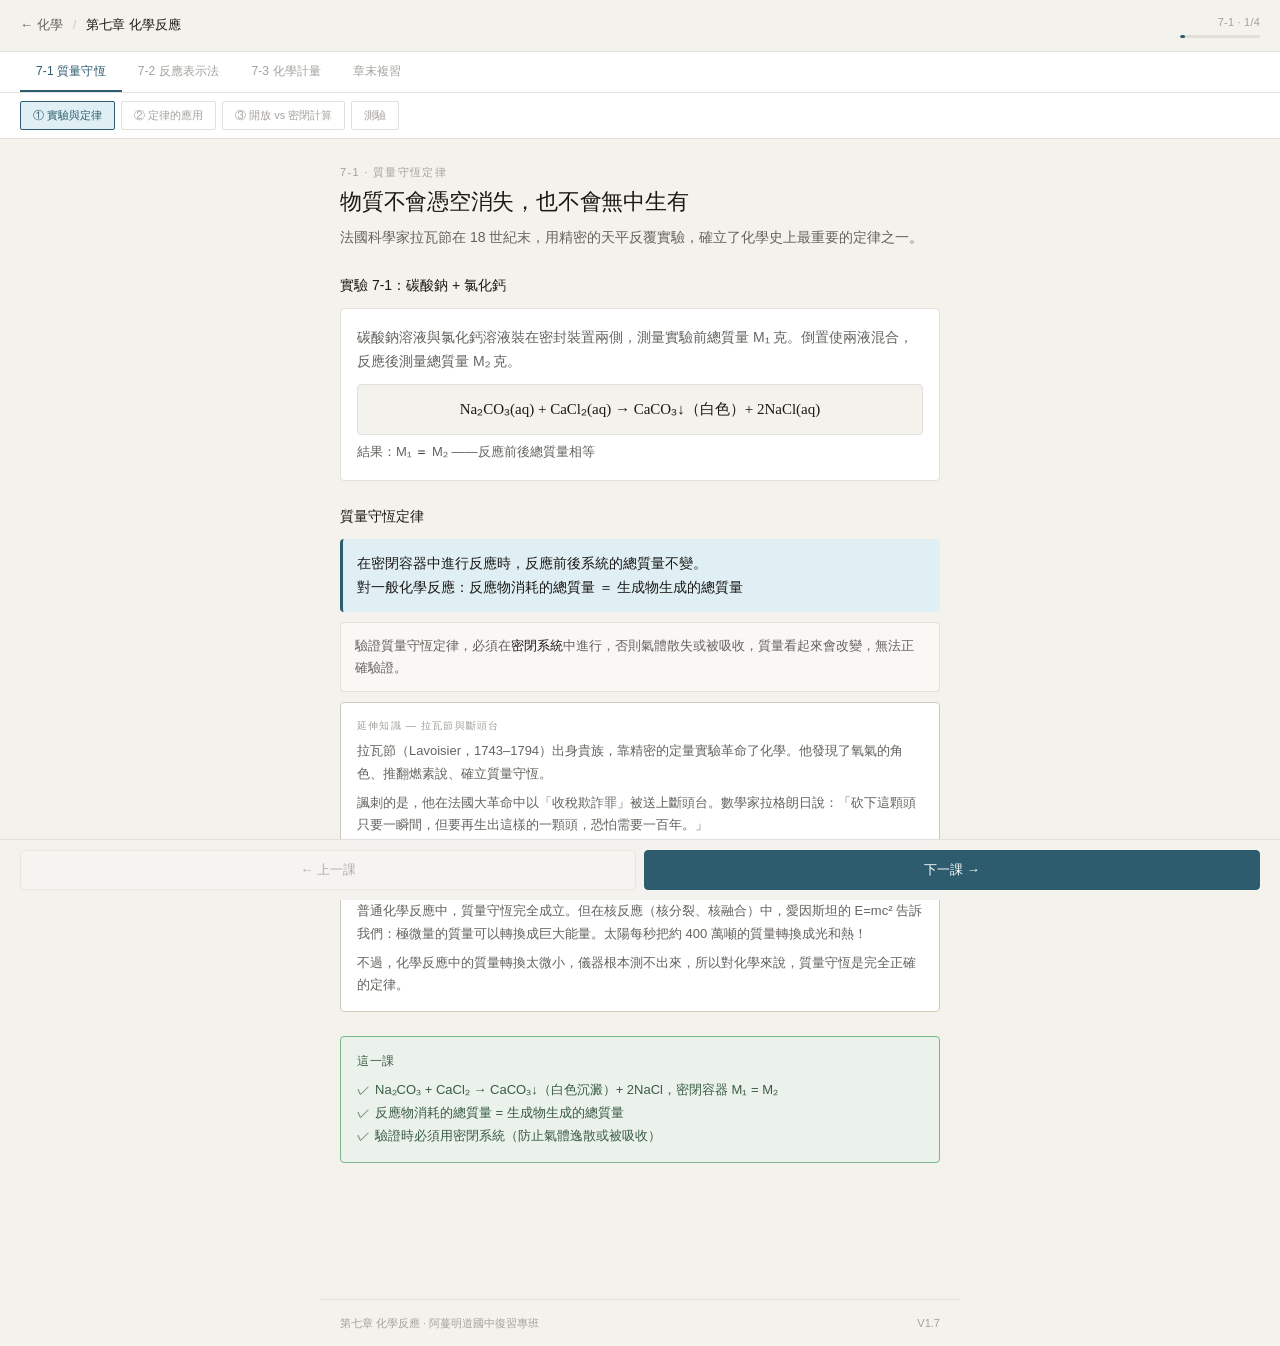
<file: chemistry/ch7.html>
<!DOCTYPE html>
<html lang="zh-TW">
<head>
<meta charset="UTF-8">
<meta name="viewport" content="width=device-width, initial-scale=1.0, viewport-fit=cover">
<meta name="theme-color" content="#F4F2ED">
<title>第七章 化學反應 — 阿蔓明道國中復習專班</title>
<style>
/* ── 北歐極簡設計系統 v1.3 ── */
:root{
  --bg:#F4F2ED; --surface:#FFFFFF; --surface2:#F9F8F5;
  --border:#E3DFDA; --border-mid:#CCCAB5; --border-dark:#B0ADA4;
  --text-1:#1A1916; --text-2:#65635E; --text-3:#A5A29C;
  --c1:#2C5C6E; --c1l:#E0EFF4;
  --c2:#5C3A28; --c2l:#F5EAE5;
  --c3:#3A5C42; --c3l:#E5EEE8;
  --c4:#3D5038; --c4l:#E6EDE5;
  --r:4px; --r-s:2px;
}
*{box-sizing:border-box;margin:0;padding:0;}
body{font-family:-apple-system,BlinkMacSystemFont,"Helvetica Neue","Segoe UI","Hiragino Sans","Noto Sans TC",sans-serif;background:var(--bg);color:var(--text-1);font-size:15px;line-height:1.7;}
.topbar{height:52px;position:sticky;top:0;z-index:100;background:rgba(244,242,237,.94);backdrop-filter:blur(12px);border-bottom:1px solid var(--border);display:flex;align-items:center;padding:0 20px;gap:10px;}
.topbar-back{font-size:13px;color:var(--text-2);min-height:44px;display:flex;align-items:center;gap:4px;text-decoration:none;white-space:nowrap;}
.topbar-back:hover{color:var(--text-1);}
.topbar-sep{color:var(--border-mid);font-size:13px;}
.topbar-title{font-size:13px;font-weight:500;color:var(--text-1);flex:1;white-space:nowrap;overflow:hidden;text-overflow:ellipsis;}
.topbar-prog{display:flex;flex-direction:column;gap:3px;min-width:80px;}
.prog-label{font-size:11px;color:var(--text-3);text-align:right;letter-spacing:.02em;}
.prog-bar{height:3px;background:var(--border);border-radius:2px;overflow:hidden;}
.prog-fill{height:3px;background:var(--c1);border-radius:2px;transition:width .3s;width:0%;}
.stabs{background:var(--surface);border-bottom:1px solid var(--border);display:flex;overflow-x:auto;padding:0 20px;}
.stabs::-webkit-scrollbar{display:none;}
.stab{flex-shrink:0;padding:0 16px;height:40px;border:none;background:none;font-size:12px;font-weight:500;color:var(--text-3);cursor:pointer;border-bottom:2px solid transparent;letter-spacing:.01em;white-space:nowrap;}
.stab.on{color:var(--c);border-bottom-color:var(--c);}
.lpills{background:var(--surface);border-bottom:1px solid var(--border);display:flex;overflow-x:auto;padding:8px 20px;gap:6px;}
.lpills::-webkit-scrollbar{display:none;}
.lpill{flex-shrink:0;padding:4px 12px;border:1px solid var(--border);border-radius:var(--r-s);background:var(--surface);color:var(--text-3);font-size:11px;font-weight:500;cursor:pointer;white-space:nowrap;}
.lpill:hover{background:var(--surface2);border-color:var(--border-mid);}
.lpill.on{background:var(--cl);color:var(--c);border-color:var(--c);}
.sec-wrap{display:none;}
.sec-wrap.on{display:block;}
.lesson{display:none;padding:24px 20px 80px;max-width:640px;margin:0 auto;}
.lesson.on{display:block;}
.page-label{font-size:11px;font-weight:500;color:var(--text-3);letter-spacing:.12em;text-transform:uppercase;margin-bottom:6px;}
.page-title{font-size:22px;font-weight:300;color:var(--text-1);letter-spacing:-.01em;margin-bottom:8px;line-height:1.4;}
.page-sub{font-size:14px;color:var(--text-2);margin-bottom:24px;}
h3{font-size:14px;font-weight:500;color:var(--text-1);margin-bottom:10px;margin-top:24px;}
h3:first-child{margin-top:0;}
p{font-size:14px;color:var(--text-2);line-height:1.75;margin-bottom:10px;}
p:last-child{margin-bottom:0;}
strong{font-weight:500;color:var(--text-1);}
.card{background:var(--surface);border:1px solid var(--border);border-radius:var(--r);padding:16px;margin-bottom:10px;}
.card-stack{border:1px solid var(--border);border-radius:var(--r);overflow:hidden;margin-bottom:10px;}
.card-stack .row{padding:13px 16px;border-top:1px solid var(--border);}
.card-stack .row:first-child{border-top:none;}
.row-title{font-size:14px;font-weight:500;color:var(--text-1);margin-bottom:3px;}
.row-sub{font-size:13px;color:var(--text-2);line-height:1.65;}
.hi{border-left:3px solid var(--c);background:var(--cl);border-radius:var(--r);padding:12px 14px;margin-bottom:10px;font-size:14px;color:var(--text-1);line-height:1.7;}
.hi p,.hi strong{color:var(--text-1);}
.note{border:1px solid var(--border);background:var(--surface2);border-radius:var(--r);padding:12px 14px;margin-bottom:10px;font-size:13px;color:var(--text-2);line-height:1.7;}
.warn{border-left:3px solid #B84E35;background:#FBF0ED;border-radius:var(--r);padding:12px 14px;margin-bottom:10px;font-size:14px;color:#5C1F0F;line-height:1.7;}
.extra{border:1px solid var(--border-mid);background:var(--surface);border-radius:var(--r);padding:14px 16px;margin-bottom:10px;}
.extra-label{font-size:10px;font-weight:500;color:var(--text-3);letter-spacing:.12em;text-transform:uppercase;margin-bottom:6px;}
.extra p{font-size:13px;color:var(--text-2);margin-bottom:6px;}
.extra p:last-child{margin-bottom:0;}
.tbl{width:100%;border-collapse:collapse;font-size:13px;margin-bottom:10px;}
.tbl th{background:var(--surface2);border:1px solid var(--border);padding:8px 10px;font-weight:500;color:var(--text-2);text-align:center;font-size:12px;letter-spacing:.02em;}
.tbl td{border:1px solid var(--border);padding:8px 10px;text-align:center;color:var(--text-2);}
.tbl td:first-child{text-align:left;color:var(--text-1);}
.tbl tr:hover td{background:var(--surface2);}
.eq{background:var(--bg);border:1px solid var(--border);border-radius:var(--r);font-family:Georgia,serif;font-size:15px;text-align:center;padding:12px 16px;margin-bottom:10px;color:var(--text-1);}
.eq .cond{font-size:11px;color:var(--text-3);}
.div{border:none;border-top:1px solid var(--border);margin:20px 0;}
.sec-head{display:flex;align-items:center;gap:10px;margin:20px 0 12px;}
.sec-head-label{font-size:10px;font-weight:500;color:var(--text-3);letter-spacing:.14em;text-transform:uppercase;white-space:nowrap;}
.sec-head-line{flex:1;height:1px;background:var(--border);}
.badge{display:inline-block;padding:1px 8px;border-radius:var(--r-s);font-size:11px;font-weight:500;border:1px solid;}
.b1{background:var(--c1l);color:var(--c1);border-color:var(--c1);}
.b2{background:var(--c2l);color:var(--c2);border-color:var(--c2);}
.b3{background:var(--c3l);color:var(--c3);border-color:var(--c3);}
.b4{background:var(--c4l);color:var(--c4);border-color:var(--c4);}
.bdone{background:#EBF2EC;color:#3A5C42;border-color:#7AB888;}
.btodo{background:#EEECEA;color:#A5A29C;border-color:#CCCAB5;}
.g2{display:grid;grid-template-columns:1fr 1fr;gap:10px;margin-bottom:10px;}
@media(max-width:440px){.g2{grid-template-columns:1fr;}}
/* Reaction type cards */
.rtype{border:1px solid var(--border);border-radius:var(--r);padding:14px;text-align:center;}
.rtype .rt-l{font-size:11px;font-weight:500;letter-spacing:.06em;text-transform:uppercase;margin-bottom:6px;}
.rtype .rt-f{font-family:Georgia,serif;font-size:14px;color:var(--text-1);margin-bottom:4px;}
.rtype .rt-e{font-size:11px;color:var(--text-3);}
/* Reaction table */
.rx-table{width:100%;border-collapse:collapse;font-size:12px;margin-bottom:10px;}
.rx-table th{background:var(--surface2);border:1px solid var(--border);padding:7px 8px;font-weight:500;color:var(--text-3);font-size:11px;letter-spacing:.04em;text-transform:uppercase;}
.rx-table td{border:1px solid var(--border);padding:7px 8px;vertical-align:middle;color:var(--text-2);}
.rx-table td:nth-child(3){font-family:Georgia,serif;font-size:13px;color:var(--text-1);}
.rx-table tr:hover td{background:var(--surface2);}
.rx-badge{display:inline-block;padding:1px 6px;border-radius:var(--r-s);font-size:10px;font-weight:500;border:1px solid;}
/* Balance checker */
.bal-wrap{border:1px solid var(--border);background:var(--surface);border-radius:var(--r);padding:16px;margin-bottom:10px;}
.bal-eq-row{display:flex;align-items:center;flex-wrap:wrap;gap:5px;font-family:Georgia,serif;font-size:15px;padding:10px 12px;background:var(--surface2);border-radius:var(--r);margin-bottom:10px;}
.bal-coef{width:36px;padding:5px 4px;border:1px solid var(--border);border-radius:var(--r-s);text-align:center;font-size:14px;font-family:Georgia,serif;background:var(--surface);}
.bal-coef:focus{outline:none;border-color:var(--c);}
.bal-sp{color:var(--text-1);}
.bal-op{color:var(--text-3);font-family:sans-serif;font-size:12px;}
.bal-arrow{color:var(--border-mid);font-size:16px;flex-shrink:0;}
.bal-fb{padding:10px 12px;border-radius:var(--r-s);font-size:13px;margin-top:8px;display:none;}
.bal-fb.ok{background:#EBF2EC;color:#3A5C42;}
.bal-fb.no{background:#FBF0ED;color:#7A4E36;}
.bal-info{font-size:11px;color:var(--text-3);margin-bottom:8px;letter-spacing:.04em;}
/* Interactive inputs */
.inter{border:1px solid var(--border);background:var(--surface);border-radius:var(--r);padding:16px;margin-bottom:10px;}
.inter-label{font-size:11px;font-weight:500;color:var(--text-3);letter-spacing:.06em;text-transform:uppercase;display:block;margin-bottom:6px;margin-top:12px;}
.inter-label:first-child{margin-top:0;}
.inter select,.inter input[type=number]{width:100%;padding:9px 10px;border:1px solid var(--border);border-radius:var(--r);background:var(--surface);color:var(--text-1);font-size:14px;-webkit-appearance:none;outline:none;}
.inter select:focus,.inter input:focus{border-color:var(--c);}
.inter-btn{width:100%;margin-top:12px;padding:10px;border:1px solid var(--border-mid);border-radius:var(--r);background:var(--surface2);color:var(--text-1);font-size:13px;font-weight:500;cursor:pointer;}
.inter-btn:hover{background:var(--surface);border-color:var(--border-dark);}
.inter-result{display:none;margin-top:12px;padding:12px;background:var(--surface2);border-radius:var(--r);font-size:13px;color:var(--text-2);line-height:1.8;}
.inter-result strong{color:var(--text-1);font-size:15px;}
/* Mole pair */
.mole-pair{display:grid;grid-template-columns:1fr 1fr;gap:8px;margin:8px 0;}
.mole-pair input{padding:9px 10px;border:1px solid var(--border);border-radius:var(--r);font-size:15px;background:var(--surface);color:var(--text-1);width:100%;}
.mole-pair input:focus{outline:none;border-color:var(--c);}
.mole-info{padding:8px 12px;background:var(--surface2);border-radius:var(--r);font-size:13px;color:var(--text-2);margin:8px 0;}
/* Element chips */
.elem-chips{display:flex;flex-wrap:wrap;gap:6px;margin-bottom:10px;}
.ec{border:1px solid var(--border);border-radius:var(--r);padding:6px 10px;text-align:center;min-width:50px;background:var(--surface);}
.ec .s{font-size:15px;font-weight:500;color:var(--text-1);}
.ec .n{font-size:11px;color:var(--text-3);margin-top:1px;}
.ec .a{font-size:14px;font-weight:500;color:var(--c2);}
/* Quiz */
.qcard{background:var(--surface);border:1px solid var(--border);border-radius:var(--r);padding:14px 16px;margin-bottom:10px;}
.qnum{font-size:11px;color:var(--text-3);font-weight:500;letter-spacing:.04em;margin-bottom:6px;}
.qtxt{font-size:14px;font-weight:500;color:var(--text-1);line-height:1.6;margin-bottom:10px;}
.qopt{padding:9px 12px;border:1px solid var(--border);border-radius:var(--r-s);background:var(--surface);margin-bottom:5px;font-size:13px;cursor:pointer;display:flex;gap:8px;color:var(--text-2);}
.qopt:hover{background:var(--surface2);border-color:var(--border-mid);}
.qopt.sel{border-color:var(--c);background:var(--cl);color:var(--text-1);}
.qopt.ok{background:#EBF2EC;border-color:#7AB888;color:#3A5C42;}
.qopt.no{background:#FBF0ED;border-color:#C47F64;color:#7A4E36;}
.qlabel{font-weight:500;width:16px;flex-shrink:0;color:var(--text-3);}
.qexp{display:none;margin-top:8px;padding:10px 12px;border-radius:var(--r-s);font-size:12px;line-height:1.65;}
.qexp.ok{background:#EBF2EC;color:#3A5C42;}
.qexp.no{background:#FBF0ED;color:#7A4E36;}
.quiz-score{background:var(--surface);border:1px solid var(--border);border-radius:var(--r);padding:16px;margin-bottom:12px;text-align:center;}
.quiz-score-n{font-size:26px;font-weight:300;color:var(--text-1);}
.quiz-score-m{font-size:13px;color:var(--text-2);margin-top:4px;}
.quiz-footer{display:flex;gap:8px;margin-top:4px;}
.qbtn{flex:1;padding:10px;border:1px solid var(--border-mid);border-radius:var(--r);background:var(--surface2);color:var(--text-1);font-size:13px;font-weight:500;cursor:pointer;}
.qbtn:hover{background:var(--surface);}
.qbtn:disabled{opacity:.4;cursor:not-allowed;}
.qbtn.primary{background:var(--c);color:#fff;border-color:var(--c);}
/* Summary */
.summary{background:#EBF2EC;border:1px solid #7AB888;border-radius:var(--r);padding:14px 16px;margin-top:24px;}
.summary h4{font-size:12px;font-weight:500;color:#3A5C42;letter-spacing:.06em;text-transform:uppercase;margin-bottom:8px;}
.summary li{font-size:13px;color:#3A5C42;line-height:1.75;list-style:none;padding-left:18px;position:relative;}
.summary li::before{content:"✓";position:absolute;left:0;font-weight:500;}
/* Bottom nav */
.bnav{position:fixed;bottom:0;left:0;right:0;background:rgba(244,242,237,.94);backdrop-filter:blur(12px);border-top:1px solid var(--border);padding:10px 20px;padding-bottom:max(10px,env(safe-area-inset-bottom));display:flex;gap:8px;z-index:99;}
.bnav-btn{flex:1;padding:10px;border:1px solid var(--border-mid);border-radius:var(--r);background:var(--surface2);color:var(--text-1);font-size:13px;font-weight:500;cursor:pointer;}
.bnav-btn:hover{background:var(--surface);}
.bnav-btn.primary{background:var(--c1);color:#fff;border-color:var(--c1);}
.bnav-btn:disabled{opacity:.3;cursor:not-allowed;}
/* Footer */
.page-footer{display:flex;justify-content:space-between;font-size:11px;color:var(--text-3);border-top:1px solid var(--border);margin-top:56px;padding:14px 20px;max-width:640px;margin-left:auto;margin-right:auto;}
</style>
</head>
<body>

<div class="topbar">
  <a class="topbar-back" href="index.html">← 化學</a>
  <span class="topbar-sep">/</span>
  <span class="topbar-title">第七章 化學反應</span>
  <div class="topbar-prog">
    <div class="prog-label" id="pg-l">7-1 · 1/4</div>
    <div class="prog-bar"><div class="prog-fill" id="pg-f"></div></div>
  </div>
</div>

<div class="stabs">
  <button class="stab on" onclick="gS(0)" style="--c:var(--c1)">7-1 質量守恆</button>
  <button class="stab" onclick="gS(1)" style="--c:var(--c2)">7-2 反應表示法</button>
  <button class="stab" onclick="gS(2)" style="--c:var(--c3)">7-3 化學計量</button>
  <button class="stab" onclick="gS(3)" style="--c:var(--c4)">章末複習</button>
</div>

<!-- ═══ 7-1 質量守恆定律 ═══ -->
<div class="sec-wrap on" id="S0" style="--c:var(--c1);--cl:var(--c1l)">
  <div class="lpills">
    <div class="lpill on" onclick="gL(0,0)">① 實驗與定律</div>
    <div class="lpill" onclick="gL(0,1)">② 定律的應用</div>
    <div class="lpill" onclick="gL(0,2)">③ 開放 vs 密閉計算</div>
    <div class="lpill" onclick="gL(0,3)">測驗</div>
  </div>

  <div class="lesson on" id="S0L0">
    <div class="page-label">7-1 · 質量守恆定律</div>
    <div class="page-title">物質不會憑空消失，也不會無中生有</div>
    <div class="page-sub">法國科學家拉瓦節在 18 世紀末，用精密的天平反覆實驗，確立了化學史上最重要的定律之一。</div>

    <h3>實驗 7-1：碳酸鈉 + 氯化鈣</h3>
    <div class="card">
      <p>碳酸鈉溶液與氯化鈣溶液裝在密封裝置兩側，測量實驗前總質量 M₁ 克。倒置使兩液混合，反應後測量總質量 M₂ 克。</p>
      <div class="eq" style="margin:10px 0 6px">Na₂CO₃(aq) + CaCl₂(aq) → <strong>CaCO₃↓</strong>（白色）+ 2NaCl(aq)</div>
      <p style="font-size:13px">結果：M₁ <strong>＝</strong> M₂ ——反應前後總質量相等</p>
    </div>

    <h3>質量守恆定律</h3>
    <div class="hi"><p>在<strong>密閉容器</strong>中進行反應時，反應前後系統的總質量<strong>不變</strong>。<br>對一般化學反應：<strong>反應物消耗的總質量 ＝ 生成物生成的總質量</strong></p></div>
    <div class="note">驗證質量守恆定律，必須在<strong>密閉系統</strong>中進行，否則氣體散失或被吸收，質量看起來會改變，無法正確驗證。</div>

    <div class="extra">
      <div class="extra-label">延伸知識 — 拉瓦節與斷頭台</div>
      <p>拉瓦節（Lavoisier，1743–1794）出身貴族，靠精密的定量實驗革命了化學。他發現了氧氣的角色、推翻燃素說、確立質量守恆。</p>
      <p>諷刺的是，他在法國大革命中以「收稅欺詐罪」被送上斷頭台。數學家拉格朗日說：「砍下這顆頭只要一瞬間，但要再生出這樣的一顆頭，恐怕需要一百年。」</p>
    </div>

    <div class="extra">
      <div class="extra-label">延伸知識 — 質量守恆在宇宙中的極限</div>
      <p>普通化學反應中，質量守恆完全成立。但在核反應（核分裂、核融合）中，愛因斯坦的 E=mc² 告訴我們：極微量的質量可以轉換成巨大能量。太陽每秒把約 400 萬噸的質量轉換成光和熱！</p>
      <p>不過，化學反應中的質量轉換太微小，儀器根本測不出來，所以對化學來說，質量守恆是完全正確的定律。</p>
    </div>

    <div class="summary"><h4>這一課</h4><ul>
      <li>Na₂CO₃ + CaCl₂ → CaCO₃↓（白色沉澱）+ 2NaCl，密閉容器 M₁ = M₂</li>
      <li>反應物消耗的總質量 = 生成物生成的總質量</li>
      <li>驗證時必須用密閉系統（防止氣體逸散或被吸收）</li>
    </ul></div>
  </div>

  <div class="lesson" id="S0L1">
    <div class="page-label">7-1 · 質量守恆的應用</div>
    <div class="page-title">看起來消失了？看起來變重了？都是假象</div>
    <div class="page-sub">質量守恆從來不會破壞——只是在開放系統中，氣體可能散失或被吸收，讓我們誤以為質量變了。</div>

    <div class="sec-head"><span class="sec-head-label">例一 — 蠟燭燃燒</span><div class="sec-head-line"></div></div>
    <div class="card-stack">
      <div class="row">
        <div class="row-title">現象：蠟燭越燒越短，質量好像減少</div>
        <div class="row-sub">真相：蠟燭 + O₂ → CO₂ + H₂O。產生的 CO₂ 和水蒸氣散失到空氣中。</div>
      </div>
      <div class="row">
        <div class="row-title">在密閉容器中</div>
        <div class="row-sub">把消耗的 O₂ 和產生的 CO₂、H₂O 都算入系統，總質量完全不變。</div>
      </div>
    </div>
    <div class="hi"><p>反應消耗的<strong>蠟燭 + O₂</strong> ＝ 生成的<strong>CO₂ + H₂O</strong><br>
    若 x 克蠟燭燃燒後剩 w 克，生成 y 克水和 z 克 CO₂：<br>
    O₂ 消耗量 ＝ y + z − (x − w) ＝ <strong>y + z + w − x</strong> 克</p></div>

    <div class="sec-head"><span class="sec-head-label">例二 — 鐵生鏽</span><div class="sec-head-line"></div></div>
    <div class="card-stack">
      <div class="row">
        <div class="row-title">現象：鐵生鏽後質量好像增加</div>
        <div class="row-sub">真相：鐵生鏽時<strong>吸收</strong>了空氣中的 O₂ 和水蒸氣，所以鐵鏽比鐵重。</div>
      </div>
      <div class="row">
        <div class="row-title">在密閉容器中</div>
        <div class="row-sub">把鐵吸收的 O₂ 和 H₂O 都計入系統，總質量仍然不變。</div>
      </div>
    </div>

    <h3>質量守恆計算器</h3>
    <div class="inter" style="--c:var(--c1)">
      <span class="inter-label">反應情境</span>
      <select id="mass-scenario" onchange="updateMassCalc()">
        <option value="open_gas">開口容器 — 產生氣體逸出</option>
        <option value="open_absorb">開口容器 — 吸收氣體增重</option>
        <option value="closed">密閉容器</option>
      </select>
      <span class="inter-label">原來總質量（克）</span>
      <input type="number" id="mass-before" placeholder="例：180" min="0" oninput="calcMass()">
      <span class="inter-label" id="mass-label2">逸出氣體質量（克）</span>
      <input type="number" id="mass-delta" placeholder="例：16" min="0" oninput="calcMass()">
      <div class="inter-result" id="mass-result"></div>
    </div>

    <div class="extra">
      <div class="extra-label">延伸知識 — 為什麼鑽石會燒掉，黃金卻不會？</div>
      <p>鑽石是純碳（C），會和氧氣發生化學反應（燃燒）：C + O₂ → CO₂，產生的 CO₂ 氣體散失，所以鑽石在高溫下真的會「燃燒消失」。</p>
      <p>黃金（Au）化性非常穩定，在一般溫度下不與 O₂ 反應，所以不會生鏽也不會燃燒，這就是它能保值幾千年的原因。</p>
    </div>

    <div class="summary"><h4>這一課</h4><ul>
      <li>蠟燭越燒越短：CO₂ 和 H₂O 散失到空氣中（非質量真的消失）</li>
      <li>鐵生鏽後較重：吸收了 O₂ 和水蒸氣</li>
      <li>開口容器剩餘質量 = 原總質量 − 逸出氣體質量</li>
      <li>密閉容器：反應前後總質量永遠不變</li>
    </ul></div>
  </div>

  <div class="lesson" id="S0L2">
    <div class="page-label">7-1 · 開放 vs 密閉</div>
    <div class="page-title">容器有沒有蓋子，計算方式完全不同</div>

    <table class="tbl">
      <thead><tr><th>情境</th><th>開放容器</th><th>密閉容器</th></tr></thead>
      <tbody>
        <tr><td>大理石 + 鹽酸</td><td>質量<strong>下降</strong>（CO₂ 逸出）</td><td>質量<strong>不變</strong></td></tr>
        <tr><td>蠟燭燃燒</td><td>質量<strong>下降</strong>（CO₂、H₂O 逸出）</td><td>質量<strong>不變</strong></td></tr>
        <tr><td>鐵生鏽</td><td>質量<strong>上升</strong>（吸收 O₂、H₂O）</td><td>質量<strong>不變</strong></td></tr>
        <tr><td>雙氧水分解</td><td>質量<strong>下降</strong>（O₂ 逸出）</td><td>質量<strong>不變</strong></td></tr>
      </tbody>
    </table>

    <h3>計算例題</h3>
    <div class="card-stack">
      <div class="row">
        <div class="row-title">例1：密閉容器密度</div>
        <div class="row-sub">100 升真空密閉容器通入 28g N₂ 和 32g O₂，加熱生成 NO 氣體，反應後容器體積和溫度不變，氣體平均密度為？<br>解：密閉容器總質量不變 = 28+32 = 60 克，密度 = 60÷100 = <strong>0.6 g/L</strong></div>
      </div>
      <div class="row">
        <div class="row-title">例2：開口燒杯計算</div>
        <div class="row-sub">20% 雙氧水 170g + MnO₂ 10g，完全反應後產生 16g O₂ 逸出，燒杯中剩下物質共重？<br>解：(170+10) − 16 = <strong>164 克</strong>（MnO₂ 是催化劑，質量不變，仍在燒杯中）</div>
      </div>
      <div class="row">
        <div class="row-title">例3：蠟燭燃燒計算</div>
        <div class="row-sub">若 x 克蠟燭燃燒，生成 y 克水與 z 克 CO₂，燃燒後尚餘蠟燭 w 克，則消耗了多少克 O₂？<br>解：(x−w) + O₂ = y+z，O₂ = y+z−(x−w) = <strong>y+z+w−x</strong> 克</div>
      </div>
      <div class="row">
        <div class="row-title">例4：A+B→C（質量守恆）</div>
        <div class="row-sub">反應前 A 有 6 克，B 有 8 克，反應後 B 耗盡，A 剩 2 克，則 C 為多少克？<br>解：A 消耗 = 6−2 = 4 克，C = 4+8 = <strong>12 克</strong></div>
      </div>
    </div>

    <div class="summary"><h4>這一課</h4><ul>
      <li>開放容器：產生氣體 → 質量減少；吸收氣體 → 質量增加</li>
      <li>密閉容器：質量永遠不變</li>
      <li>計算公式：剩餘質量 = 原總質量 − 逸出氣體質量</li>
    </ul></div>
  </div>

  <div class="lesson" id="S0L3">
    <div class="page-label">7-1 · 測驗</div>
    <div class="page-title">質量守恆定律</div>
    <div class="page-sub">8 題，全部作答後批改，每題附詳解。</div>
    <div id="qs1-score"></div>
    <div id="qs1" class="quiz-wrap"></div>
    <div class="quiz-footer">
      <button class="qbtn primary" id="qs1-btn" onclick="checkQ('s1')" disabled>批改</button>
      <button class="qbtn" id="qs1-retry" onclick="retryQ('s1')" style="display:none">重試</button>
    </div>
  </div>
</div>

<!-- ═══ 7-2 化學反應表示法 ═══ -->
<div class="sec-wrap" id="S1" style="--c:var(--c2);--cl:var(--c2l)">
  <div class="lpills">
    <div class="lpill on" onclick="gL(1,0)">① 化學反應方程式</div>
    <div class="lpill" onclick="gL(1,1)">② 均衡方程式</div>
    <div class="lpill" onclick="gL(1,2)">③ 18 個必記反應</div>
    <div class="lpill" onclick="gL(1,3)">④ 四種反應類型</div>
    <div class="lpill" onclick="gL(1,4)">測驗</div>
  </div>

  <div class="lesson on" id="S1L0">
    <div class="page-label">7-2 · 化學反應方程式</div>
    <div class="page-title">用化學語言描述反應過程</div>
    <div class="page-sub">化學反應方程式（簡稱反應式）用化學式、數字、符號，把一個化學反應完整表達出來，必須根據實驗結果而定。</div>

    <h3>基本格式</h3>
    <div class="eq">反應物₁ + 反應物₂ <strong style="font-family:sans-serif">→</strong> 生成物₁ + 生成物₂</div>

    <h3>四個寫法步驟</h3>
    <div class="card-stack">
      <div class="row">
        <div class="row-title">① 用化學式表示反應物和生成物</div>
        <div class="row-sub">多種反應物或生成物之間用「+」相連，反應物和生成物之間用「→」分隔。</div>
      </div>
      <div class="row">
        <div class="row-title">② 標注反應條件</div>
        <div class="row-sub">加熱（△）、加壓、催化劑名稱、電解（ε）等，標在箭號上方或下方。</div>
      </div>
      <div class="row">
        <div class="row-title">③ 標注氣體和沉澱</div>
        <div class="row-sub">生成物為氣體 → 右側標「↑」；生成物為沉澱 → 右側標「↓」。</div>
      </div>
      <div class="row">
        <div class="row-title">④ 均衡（最重要！）</div>
        <div class="row-sub">加上平衡係數，使兩邊每種原子數目相等，係數以最簡整數表示。</div>
      </div>
    </div>

    <h3>反應條件符號對照</h3>
    <table class="tbl">
      <thead><tr><th>符號</th><th>意義</th><th>例</th></tr></thead>
      <tbody>
        <tr><td>△（箭號上方）</td><td>加熱</td><td>2HgO →△→ 2Hg + O₂</td></tr>
        <tr><td>ε（箭號上方）</td><td>電解（通電）</td><td>2H₂O →ε→ 2H₂ + O₂</td></tr>
        <tr><td>催化劑名稱</td><td>加催化劑</td><td>2H₂O₂ →MnO₂→ 2H₂O + O₂</td></tr>
        <tr><td>↑</td><td>氣態生成物</td><td>CaCO₃+2HCl → CO₂↑+…</td></tr>
        <tr><td>↓</td><td>沉澱生成物</td><td>…→ CaCO₃↓ + 2NaCl</td></tr>
      </tbody>
    </table>

    <div class="extra">
      <div class="extra-label">延伸知識 — 為什麼方程式一定要均衡？</div>
      <p>化學反應是原子重新排列的過程，道耳頓原子說告訴我們：原子既不會消失也不會無中生有。所以方程式兩邊的每一種原子個數必須完全相等——這就是質量守恆定律在化學式上的體現。</p>
    </div>

    <div class="summary"><h4>這一課</h4><ul>
      <li>反應式 = 化學式 + 係數 + 符號，根據實驗定</li>
      <li>條件：△加熱，ε電解，催化劑名稱標箭號上下</li>
      <li>氣態生成物↑，沉澱↓</li>
      <li>最後必須均衡（兩邊原子數相等，最簡整數）</li>
    </ul></div>
  </div>

  <div class="lesson" id="S1L1">
    <div class="page-label">7-2 · 均衡化學方程式</div>
    <div class="page-title">讓箭號兩邊的每種原子數目相等</div>

    <div class="hi"><p>均衡原則：<strong>箭號前後每種原子的數目相等，係數以最簡整數表示</strong></p></div>

    <h3>均衡三步驟</h3>
    <div class="card-stack">
      <div class="row">
        <div class="row-title">步驟 a　先平衡「左右各只出現一次的原子」</div>
        <div class="row-sub">找出只在反應物或只在生成物中出現一次的原子，先平衡它，避免改動係數時牽連太多。</div>
      </div>
      <div class="row">
        <div class="row-title">步驟 b　最後再全部檢查一遍</div>
        <div class="row-sub">確認箭號前後每一種原子的個數都完全相等。</div>
      </div>
      <div class="row">
        <div class="row-title">步驟 c　係數化為最簡整數</div>
        <div class="row-sub">若所有係數有公因數，需除以公因數（例如 2:4:4 → 化簡為 1:2:2）。</div>
      </div>
    </div>

    <h3>示範：H₂ + O₂ → H₂O</h3>
    <div class="card">
      <p style="font-size:13px">
        未均衡：H₂ + O₂ → H₂O　（O 左邊 2 個，右邊 1 個，不平衡）<br>
        補 O：H₂ + O₂ → <strong>2</strong>H₂O　（O 平衡了，但 H 左 2 個，右 4 個）<br>
        補 H：<strong>2</strong>H₂ + O₂ → 2H₂O　✓ （H: 4=4，O: 2=2）<br>
        均衡結果：<strong>2H₂ + O₂ → 2H₂O</strong>
      </p>
    </div>

    <h3>互動均衡練習</h3>
    <div id="bal-container"></div>
    <div style="display:flex;gap:8px;margin-bottom:10px;">
      <button class="inter-btn" onclick="balPrev()" style="width:auto;padding:8px 16px;margin-top:0">← 上一題</button>
      <button class="inter-btn" onclick="balNext()" style="width:auto;padding:8px 16px;margin-top:0">下一題 →</button>
      <span id="bal-num" style="flex:1;text-align:right;font-size:12px;color:var(--text-3);align-self:center;"></span>
    </div>

    <h3>重要均衡例題</h3>
    <table class="tbl">
      <thead><tr><th>未平衡</th><th>均衡結果</th></tr></thead>
      <tbody>
        <tr><td>Fe + O₂ → Fe₂O₃</td><td><strong>4</strong>Fe + <strong>3</strong>O₂ → <strong>2</strong>Fe₂O₃</td></tr>
        <tr><td>Al + HCl → AlCl₃ + H₂</td><td><strong>2</strong>Al + <strong>6</strong>HCl → <strong>2</strong>AlCl₃ + <strong>3</strong>H₂</td></tr>
        <tr><td>HCl + Ca(OH)₂ → CaCl₂ + H₂O</td><td><strong>2</strong>HCl + Ca(OH)₂ → CaCl₂ + <strong>2</strong>H₂O</td></tr>
        <tr><td>N₂ + H₂ → NH₃</td><td>N₂ + <strong>3</strong>H₂ → <strong>2</strong>NH₃</td></tr>
        <tr><td>MnO₂ + HCl → MnCl₂ + H₂O + Cl₂</td><td>MnO₂ + <strong>4</strong>HCl → MnCl₂ + <strong>2</strong>H₂O + Cl₂</td></tr>
        <tr><td>C₃H₈ + O₂ → CO₂ + H₂O（丙烷）</td><td>C₃H₈ + <strong>5</strong>O₂ → <strong>3</strong>CO₂ + <strong>4</strong>H₂O</td></tr>
      </tbody>
    </table>

    <div class="summary"><h4>這一課</h4><ul>
      <li>先平衡左右各只出現一次的原子</li>
      <li>最後檢查所有原子數目相等</li>
      <li>係數化為最簡整數，不能有小數</li>
    </ul></div>
  </div>

  <div class="lesson" id="S1L2">
    <div class="page-label">7-2 · 18 個必記反應式</div>
    <div class="page-title">學過的所有重要化學反應</div>
    <div class="page-sub">這 18 個反應式需要熟練到能隨時寫出，同時知道它們屬於哪種反應類型。</div>

    <table class="rx-table">
      <thead><tr><th>#</th><th>中文描述</th><th>化學方程式</th><th>類型</th></tr></thead>
      <tbody>
        <tr><td>1</td><td>氫燃燒</td><td>2H₂ + O₂ → 2H₂O</td><td><span class="rx-badge" style="background:var(--c1l);color:var(--c1);border-color:var(--c1)">化合</span></td></tr>
        <tr><td>2</td><td>鎂燃燒</td><td>2Mg + O₂ → 2MgO</td><td><span class="rx-badge" style="background:var(--c1l);color:var(--c1);border-color:var(--c1)">化合</span></td></tr>
        <tr><td>3</td><td>硫粉燃燒</td><td>S + O₂ → SO₂</td><td><span class="rx-badge" style="background:var(--c1l);color:var(--c1);border-color:var(--c1)">化合</span></td></tr>
        <tr><td>4</td><td>鈉燃燒</td><td>4Na + O₂ → 2Na₂O</td><td><span class="rx-badge" style="background:var(--c1l);color:var(--c1);border-color:var(--c1)">化合</span></td></tr>
        <tr><td>5</td><td>碳燃燒（O₂充足）</td><td>C + O₂ → CO₂</td><td><span class="rx-badge" style="background:var(--c1l);color:var(--c1);border-color:var(--c1)">化合</span></td></tr>
        <tr><td>6</td><td>碳燃燒（O₂不足）</td><td>2C + O₂ → 2CO</td><td><span class="rx-badge" style="background:var(--c1l);color:var(--c1);border-color:var(--c1)">化合</span></td></tr>
        <tr><td>7</td><td>鐵與氧化合</td><td>4Fe + 3O₂ → 2Fe₂O₃</td><td><span class="rx-badge" style="background:var(--c1l);color:var(--c1);border-color:var(--c1)">化合</span></td></tr>
        <tr><td>8</td><td>雙氧水分解</td><td>2H₂O₂ →MnO₂→ O₂ + 2H₂O</td><td><span class="rx-badge" style="background:var(--c2l);color:var(--c2);border-color:var(--c2)">分解</span></td></tr>
        <tr><td>9</td><td>氧化鎂溶於水</td><td>MgO + H₂O → Mg(OH)₂</td><td><span class="rx-badge" style="background:var(--c1l);color:var(--c1);border-color:var(--c1)">化合</span></td></tr>
        <tr><td>10</td><td>氧化鈉溶於水</td><td>Na₂O + H₂O → 2NaOH</td><td><span class="rx-badge" style="background:var(--c1l);color:var(--c1);border-color:var(--c1)">化合</span></td></tr>
        <tr><td>11</td><td>二氧化硫溶於水</td><td>SO₂ + H₂O → H₂SO₃</td><td><span class="rx-badge" style="background:var(--c1l);color:var(--c1);border-color:var(--c1)">化合</span></td></tr>
        <tr><td>12</td><td>二氧化碳溶於水</td><td>CO₂ + H₂O → H₂CO₃</td><td><span class="rx-badge" style="background:var(--c1l);color:var(--c1);border-color:var(--c1)">化合</span></td></tr>
        <tr><td>13</td><td>氧化汞受熱分解</td><td>2HgO →△→ 2Hg + O₂</td><td><span class="rx-badge" style="background:var(--c2l);color:var(--c2);border-color:var(--c2)">分解</span></td></tr>
        <tr><td>14</td><td>電解水</td><td>2H₂O →ε→ 2H₂ + O₂</td><td><span class="rx-badge" style="background:var(--c2l);color:var(--c2);border-color:var(--c2)">分解</span></td></tr>
        <tr><td>15</td><td>鈉與水反應</td><td>2Na + 2H₂O → 2NaOH + H₂↑</td><td><span class="rx-badge" style="background:var(--c3l);color:var(--c3);border-color:var(--c3)">取代</span></td></tr>
        <tr><td>16</td><td>鉀與水反應</td><td>2K + 2H₂O → 2KOH + H₂↑</td><td><span class="rx-badge" style="background:var(--c3l);color:var(--c3);border-color:var(--c3)">取代</span></td></tr>
        <tr><td>17</td><td>硝酸銀 + 氯化鈉</td><td>AgNO₃ + NaCl → NaNO₃ + AgCl↓</td><td><span class="rx-badge" style="background:var(--c4l);color:var(--c4);border-color:var(--c4)">複分解</span></td></tr>
        <tr><td>18</td><td>氯化鈣 + 碳酸鈉</td><td>CaCl₂ + Na₂CO₃ → CaCO₃↓ + 2NaCl</td><td><span class="rx-badge" style="background:var(--c4l);color:var(--c4);border-color:var(--c4)">複分解</span></td></tr>
      </tbody>
    </table>

    <div class="sec-head"><span class="sec-head-label">補充常用反應</span><div class="sec-head-line"></div></div>
    <div class="card-stack">
      <div class="row"><div class="row-title">酒精燃燒</div><div class="row-sub">C₂H₅OH + 3O₂ → 2CO₂ + 3H₂O</div></div>
      <div class="row"><div class="row-title">大理石（碳酸鈣）+ 鹽酸</div><div class="row-sub">CaCO₃ + 2HCl → CaCl₂ + CO₂↑ + H₂O</div></div>
      <div class="row"><div class="row-title">氧化鐵 + 碳（煉鐵）</div><div class="row-sub">2Fe₂O₃ + 3C →高溫→ 4Fe + 3CO₂</div></div>
      <div class="row"><div class="row-title">碳酸氫鈉（小蘇打）加熱</div><div class="row-sub">2NaHCO₃ →△→ Na₂CO₃ + H₂O + CO₂</div></div>
      <div class="row"><div class="row-title">光合作用</div><div class="row-sub">6CO₂ + 6H₂O →陽光/葉綠素→ C₆H₁₂O₆ + 6O₂</div></div>
      <div class="row"><div class="row-title">呼吸作用（光合作用的逆反應）</div><div class="row-sub">C₆H₁₂O₆ + 6O₂ → 6CO₂ + 6H₂O + 能量</div></div>
    </div>
  </div>

  <div class="lesson" id="S1L3">
    <div class="page-label">7-2 · 四種反應類型</div>
    <div class="page-title">化學反應的基本分類</div>

    <div class="g2">
      <div class="rtype" style="border-top:3px solid var(--c1)">
        <div class="rt-l" style="color:var(--c1)">化合</div>
        <div class="rt-f">A + B → C</div>
        <div class="rt-e">兩種以上物質結合成一種</div>
      </div>
      <div class="rtype" style="border-top:3px solid var(--c2)">
        <div class="rt-l" style="color:var(--c2)">分解</div>
        <div class="rt-f">A → B + C</div>
        <div class="rt-e">一種物質分解成兩種以上</div>
      </div>
      <div class="rtype" style="border-top:3px solid var(--c3)">
        <div class="rt-l" style="color:var(--c3)">取代</div>
        <div class="rt-f">AB + C → AC + B</div>
        <div class="rt-e">單質取代化合物中的元素</div>
      </div>
      <div class="rtype" style="border-top:3px solid var(--c4)">
        <div class="rt-l" style="color:var(--c4)">複分解</div>
        <div class="rt-f">AB + CD → AD + CB</div>
        <div class="rt-e">兩化合物互換成分（互送禮物）</div>
      </div>
    </div>

    <h3>18 個反應的分類</h3>
    <table class="tbl">
      <thead><tr><th>類型</th><th>對應編號</th><th>數量</th></tr></thead>
      <tbody>
        <tr><td>化合</td><td>1、2、3、4、5、6、7、9、10、11、12</td><td>11 個</td></tr>
        <tr><td>分解</td><td>8、13、14</td><td>3 個</td></tr>
        <tr><td>取代</td><td>15、16</td><td>2 個</td></tr>
        <tr><td>複分解</td><td>17、18</td><td>2 個</td></tr>
      </tbody>
    </table>

    <div class="extra">
      <div class="extra-label">延伸知識 — 煙火的顏色是化學反應</div>
      <p>煙火不同的顏色來自不同金屬鹽類燃燒時釋放的特定光：鈉（Na）→橙黃色，鉀（K）→紫色，鋇（Ba）→綠色，鍶（Sr）→紅色，銅（Cu）→藍綠色。這就是「焰色反應」——化合反應的同時也是鑑定元素的方法。</p>
    </div>

    <div class="extra">
      <div class="extra-label">延伸知識 — 汽車安全氣囊的秘密</div>
      <p>汽車碰撞時，氣囊在 0.03 秒內充氣保護你。觸發的是一個分解反應：</p>
      <div class="eq" style="margin:6px 0">2NaN₃ → 2Na + 3N₂↑</div>
      <p>一個氣囊約裝 65g NaN₃（疊氮化鈉），分解後快速產生大量 N₂ 氣體充滿氣囊。反應後的金屬鈉再與其他物質反應，確保不留有毒物質。</p>
    </div>

    <div class="extra">
      <div class="extra-label">延伸知識 — 鋁熱反應：焊接鐵軌的高溫反應</div>
      <p>鐵路工人用「鋁熱反應」來焊接鐵軌：</p>
      <div class="eq" style="margin:6px 0">Fe₂O₃ + 2Al → Al₂O₃ + 2Fe + 大量熱</div>
      <p>這個取代反應的溫度可達 2500°C，產生的液態鐵直接填入缺口冷卻凝固——不需要電焊，只要化學反應就夠了。</p>
    </div>

    <div class="summary"><h4>這一課</h4><ul>
      <li>化合：A+B→C（多→一）</li>
      <li>分解：A→B+C（一→多）</li>
      <li>取代：AB+C→AC+B（單質取代化合物中的元素）</li>
      <li>複分解：AB+CD→AD+CB（互換成分，像互送禮物）</li>
    </ul></div>
  </div>

  <div class="lesson" id="S1L4">
    <div class="page-label">7-2 · 測驗</div>
    <div class="page-title">化學反應表示法</div>
    <div class="page-sub">8 題，涵蓋方程式寫法、均衡和反應類型。</div>
    <div id="qs2-score"></div>
    <div id="qs2" class="quiz-wrap"></div>
    <div class="quiz-footer">
      <button class="qbtn primary" id="qs2-btn" onclick="checkQ('s2')" disabled>批改</button>
      <button class="qbtn" id="qs2-retry" onclick="retryQ('s2')" style="display:none">重試</button>
    </div>
  </div>
</div>

<!-- ═══ 7-3 莫耳濃度與化學計量 ═══ -->
<div class="sec-wrap" id="S2" style="--c:var(--c3);--cl:var(--c3l)">
  <div class="lpills">
    <div class="lpill on" onclick="gL(2,0)">① 化學計量基礎</div>
    <div class="lpill" onclick="gL(2,1)">② 計算例題</div>
    <div class="lpill" onclick="gL(2,2)">③ 莫耳濃度</div>
    <div class="lpill" onclick="gL(2,3)">④ 補充：鹼土族與鹵素</div>
    <div class="lpill" onclick="gL(2,4)">測驗</div>
  </div>

  <div class="lesson on" id="S2L0">
    <div class="page-label">7-3 · 化學計量</div>
    <div class="page-title">方程式係數比 = 莫耳數比</div>
    <div class="page-sub">學會了方程式，下一步是用它來計算「需要多少？能生成多少？」——這就是化學計量。</div>

    <div class="hi"><p>反應式中的<strong>平衡係數比 = 莫耳數比 = 分子數比 = 體積比（僅限氣體）</strong></p></div>
    <div class="warn"><strong>質量比 ≠ 係數比！</strong>質量比 = 係數比 × 各自分子量。例如 2H₂ + O₂ → 2H₂O 中，質量比 = 4:32:36 = 1:8:9，而非 2:1:2。</div>

    <h3>2H₂ + O₂ → 2H₂O 各種比值</h3>
    <table class="tbl">
      <thead><tr><th>比值</th><th>H₂</th><th>O₂</th><th>H₂O</th><th>說明</th></tr></thead>
      <tbody>
        <tr><td>係數比</td><td>2</td><td>1</td><td>2</td><td>—</td></tr>
        <tr><td>莫耳數比</td><td>2</td><td>1</td><td>2</td><td>= 係數比</td></tr>
        <tr><td>分子數比</td><td>2</td><td>1</td><td>2</td><td>= 係數比</td></tr>
        <tr><td>體積比</td><td>2</td><td>1</td><td>2</td><td>= 係數比（氣體才成立）</td></tr>
        <tr><td>質量比</td><td>4</td><td>32</td><td>36</td><td>= 1:8:9（≠ 係數比！）</td></tr>
      </tbody>
    </table>

    <h3>三步驟換算程序</h3>
    <div class="card-stack">
      <div class="row">
        <div class="row-title">步驟① 將已知物質換算成莫耳數</div>
        <div class="row-sub">克數 ÷ 分子量 = 莫耳數</div>
      </div>
      <div class="row">
        <div class="row-title">步驟② 用平衡係數比算出目標物質的莫耳數</div>
        <div class="row-sub">目標莫耳數 = 已知莫耳數 × （目標係數 ÷ 已知係數）</div>
      </div>
      <div class="row">
        <div class="row-title">步驟③ 換算成所需單位</div>
        <div class="row-sub">克數 = 莫耳數 × 分子量　　個數 = 莫耳數 × 6×10²³</div>
      </div>
    </div>

    <div class="eq" style="text-align:left;line-height:2.2;font-family:sans-serif;font-size:13px">
      克 <span style="color:var(--text-3)">÷分子量</span> → <strong>莫耳</strong> <span style="color:var(--text-3)">×係數比</span> → 目標莫耳 <span style="color:var(--text-3)">×分子量</span> → 克<br>
      克 ← <span style="color:var(--text-3)">×分子量</span> <strong>莫耳</strong> <span style="color:var(--text-3)">×(6×10²³)</span> → 個數
    </div>

    <h3>限制試劑</h3>
    <div class="hi"><p>當兩種反應物都有限量時，先耗盡的那一種叫<strong>限制試劑</strong>，它決定了產物的最大量。</p></div>
    <div class="card">
      <strong>判斷限制試劑的方法</strong>
      <p style="font-size:13px;margin-top:8px">例：2Mg + O₂ → 2MgO，有 12g Mg 和 6g O₂：<br>
      12g Mg ÷ 24 = 0.5 mol Mg，需要 O₂ = 0.25 mol = 8g<br>
      但只有 6g O₂ = 0.1875 mol → O₂ 先耗盡 → <strong>O₂ 是限制試劑</strong><br>
      MgO 最多 = 0.375 mol × 40 = 15 克</p>
    </div>

    <div class="summary"><h4>這一課</h4><ul>
      <li>平衡係數比 = 莫耳數比 = 分子數比 = 體積比（氣體）</li>
      <li>質量比 ≠ 係數比（要乘以各自分子量）</li>
      <li>三步驟：已知量→莫耳→係數比→目標莫耳→所求量</li>
      <li>限制試劑：先耗盡的反應物決定產物最大量</li>
    </ul></div>
  </div>

  <div class="lesson" id="S2L1">
    <div class="page-label">7-3 · 計算例題</div>
    <div class="page-title">逐步解析 8 道典型題目</div>

    <div class="card-stack">
      <div class="row">
        <div class="row-title">例1：1 mol 鎂可與幾 mol 氧反應？（2Mg+O₂→2MgO）</div>
        <div class="row-sub">Mg:O₂ = 2:1，1 mol Mg × (1/2) = <strong>0.5 mol O₂</strong></div>
      </div>
      <div class="row">
        <div class="row-title">例2：24g 鎂和足量氧反應，生成幾克 MgO？（Mg=24）</div>
        <div class="row-sub">24÷24=1 mol Mg → 1 mol MgO；MgO分子量=40，生成 <strong>40 克 MgO</strong></div>
      </div>
      <div class="row">
        <div class="row-title">例3：5 mol 鎂與多少克氧恰好完全反應而生成 200g MgO？</div>
        <div class="row-sub">2Mg:O₂=2:1，5 mol Mg → 2.5 mol O₂ = 2.5×32 = <strong>80 克 O₂</strong><br>MgO = 5 mol × 40 = 200 克 ✓</div>
      </div>
      <div class="row">
        <div class="row-title">例4：碘化鉀83g與足量硝酸鉛作用，生成碘化鉛沉澱幾克？（K=39,I=127,Pb=207）</div>
        <div class="row-sub">2KI + Pb(NO₃)₂ → PbI₂↓ + 2KNO₃<br>KI分子量=166，83g÷166=0.5 mol KI → 0.25 mol PbI₂<br>PbI₂分子量=461，0.25×461 = <strong>115.25 克</strong></div>
      </div>
      <div class="row">
        <div class="row-title">例5：使 0.1 mol KI 完全反應，至少需加入 0.5M 硝酸鉛水溶液幾 mL？</div>
        <div class="row-sub">2KI:Pb(NO₃)₂=2:1，0.1 mol KI → 0.05 mol Pb(NO₃)₂<br>V = 0.05÷0.5 = 0.1 L = <strong>100 mL</strong></div>
      </div>
      <div class="row">
        <div class="row-title">例6：40%、170g 雙氧水完全分解，可得 (1) 幾 mol O₂？(2) 幾克 O₂？</div>
        <div class="row-sub">2H₂O₂ → 2H₂O + O₂；H₂O₂ = 170×40%=68g，68÷34=2 mol H₂O₂<br>(1) 1 mol O₂　(2) 1×32 = <strong>32 克</strong></div>
      </div>
      <div class="row">
        <div class="row-title">例7：26g A 加熱完全分解→11g B + 氣體 C；C 與 X 克物質化合生成 21g D，則 X = ？</div>
        <div class="row-sub">C = 26−11 = 15g；X = 21−15 = <strong>6 克</strong></div>
      </div>
      <div class="row">
        <div class="row-title">例8：N₂+3H₂→2NH₃，氮氣和氫氣各15L（同溫同壓），最多得幾升氨？</div>
        <div class="row-sub">H₂需要 N₂ 的 3 倍，但 15L N₂ 對 15L H₂ → H₂ 先耗盡（限制試劑）<br>15L H₂ × (2/3) = <strong>10 升 NH₃</strong>，N₂ 剩 15−5 = 10L</div>
      </div>
    </div>

    <h3>互動化學計量計算器</h3>
    <div class="inter" style="--c:var(--c3)">
      <span class="inter-label">選擇反應</span>
      <select id="rx-sel" onchange="updateRxCalc()">
        <option value="Mg|O₂|MgO|2|1|2|24|32|40">2Mg + O₂ → 2MgO（Mg=24）</option>
        <option value="H₂|O₂|H₂O|2|1|2|2|32|18">2H₂ + O₂ → 2H₂O</option>
        <option value="C|O₂|CO₂|1|1|1|12|32|44">C + O₂ → CO₂</option>
        <option value="N₂|H₂|NH₃|1|3|2|28|2|17">N₂ + 3H₂ → 2NH₃</option>
        <option value="H₂O₂|H₂O|O₂|2|2|1|34|18|32">2H₂O₂ → 2H₂O + O₂</option>
      </select>
      <div class="mole-info" id="rx-info"></div>
      <span class="inter-label">已知：反應物 A 的克數</span>
      <input type="number" id="rx-input" placeholder="輸入克數..." min="0" oninput="calcRx()">
      <div class="inter-result" id="rx-result"></div>
    </div>

    <div class="summary"><h4>這一課</h4><ul>
      <li>三步驟：克→莫耳→係數換算→莫耳→克</li>
      <li>限制試劑：先找哪個先耗盡，由它決定產物量</li>
    </ul></div>
  </div>

  <div class="lesson" id="S2L2">
    <div class="page-label">7-3 · 莫耳濃度</div>
    <div class="page-title">每升溶液中有幾莫耳溶質</div>
    <div class="page-sub">莫耳濃度（M）是化學中最常用的濃度單位，連接了「莫耳計算」和「溶液實驗」。</div>

    <div class="hi"><p><strong>莫耳濃度（M）= 溶質莫耳數 ÷ 溶液體積（升）</strong><br>M = n / V　單位：mol/L</p></div>

    <h3>莫耳濃度計算例題</h3>
    <div class="card-stack">
      <div class="row">
        <div class="row-title">例1：2 mol NaCl 配成 500 mL 溶液，M = ？</div>
        <div class="row-sub">M = 2 ÷ 0.5 = <strong>4 M</strong></div>
      </div>
      <div class="row">
        <div class="row-title">例2：14.8g Ca(OH)₂ 配成 10L，M = ？　（Ca=40）</div>
        <div class="row-sub">Ca(OH)₂ 分子量 = 74，n = 14.8÷74 = 0.2 mol；M = 0.2÷10 = <strong>0.02 M</strong></div>
      </div>
      <div class="row">
        <div class="row-title">例3：3M H₂SO₄ 150 mL 中含幾克硫酸？（S=32）</div>
        <div class="row-sub">n = 3×0.15 = 0.45 mol；克數 = 0.45×98 = <strong>44.1 克</strong></div>
      </div>
      <div class="row">
        <div class="row-title">例4：3M 150mL 硫酸操作後</div>
        <div class="row-sub">(1) 倒掉 50mL → 濃度仍 <strong>3 M</strong>（倒掉溶液不改變濃度！）<br>
        (2) 加水稀釋至 180mL → M = 0.45÷0.18 = <strong>2.5 M</strong><br>
        (3) 蒸發至 120mL → M = 0.45÷0.12 = <strong>3.75 M</strong></div>
      </div>
      <div class="row">
        <div class="row-title">例5：3M×150mL + 1M×250mL 混合後 M = ？</div>
        <div class="row-sub">n總 = 3×0.15+1×0.25 = 0.70 mol；V總 = 400mL<br>M混 = 0.70÷0.40 = <strong>1.75 M</strong></div>
      </div>
    </div>

    <div class="warn"><strong>倒掉溶液 → 濃度不變。</strong>加水才改變濃度（稀釋公式：M₁V₁ = M₂V₂）。</div>

    <h3>互動莫耳濃度計算器</h3>
    <div class="inter" style="--c:var(--c3)">
      <span class="inter-label">計算模式</span>
      <select id="mol-mode" onchange="updateMolMode()">
        <option value="nm">已知莫耳數 n 和體積 V(mL) → 求 M</option>
        <option value="gm">已知克數、分子量和 V(mL) → 求 M</option>
        <option value="mv">已知 M 和 V(mL) → 求莫耳數 n</option>
        <option value="dil">稀釋：M₁V₁ = M₂V₂ → 求稀釋後 M</option>
        <option value="mix">混合：求混合後 M</option>
      </select>
      <div id="mol-inputs" style="margin-top:10px;"></div>
      <button class="inter-btn" onclick="calcMolarity()">計算</button>
      <div class="inter-result" id="mol-result"></div>
    </div>

    <div class="extra">
      <div class="extra-label">延伸知識 — 生理食鹽水的莫耳濃度</div>
      <p>打點滴用的生理食鹽水是 0.9% NaCl 溶液（每 100mL 含 0.9g NaCl，分子量 58.5）。換算成莫耳濃度：M = 9g ÷ 58.5 ÷ 1L ≈ <strong>0.154 M</strong>。</p>
      <p>這個濃度跟人體血液的滲透壓非常接近，所以打進血管後細胞不會膨脹（水進入）也不會萎縮（水流出）。</p>
    </div>

    <div class="extra">
      <div class="extra-label">延伸知識 — 酒測標準也是用濃度表示</div>
      <p>台灣規定汽車駕駛人呼氣中酒精濃度不得超過 0.15 mg/L（即每升呼氣含 0.15 毫克酒精），以血液計算約為 0.03%。雖然不是用莫耳濃度，但背後的概念完全相同——用濃度來表示「每單位體積有多少溶質」。</p>
    </div>

    <div class="summary"><h4>這一課</h4><ul>
      <li>M = n/V（升）；n = M×V；M = g/(MW×V)</li>
      <li>倒掉溶液不改變濃度；加水→濃度降；蒸發→濃度升</li>
      <li>稀釋公式：M₁V₁ = M₂V₂（溶質莫耳數不變）</li>
      <li>混合：M混 = (M₁V₁+M₂V₂)/(V₁+V₂)</li>
    </ul></div>
  </div>

  <div class="lesson" id="S2L3">
    <div class="page-label">7-3 · 補充★</div>
    <div class="page-title">鹼土族與鹵素的化學性質</div>
    <div class="page-sub">不同的金屬元素對試劑的反應不同——利用這個差異，我們可以「鑑定」溶液中含有哪種元素。</div>

    <div class="sec-head"><span class="sec-head-label">鹼土族 — 加入 Na₂CO₃(aq) 的反應</span><div class="sec-head-line"></div></div>
    <table class="tbl">
      <thead><tr><th>化合物</th><th>化學式</th><th>含元素</th><th>加入 Na₂CO₃ 後</th></tr></thead>
      <tbody>
        <tr><td>氯化鈣</td><td>CaCl₂</td><td>Ca、Cl</td><td>白色 CaCO₃ 沉澱</td></tr>
        <tr><td>硝酸鈣</td><td>Ca(NO₃)₂</td><td>Ca、N、O</td><td>白色 CaCO₃ 沉澱</td></tr>
        <tr><td>氯化鎂</td><td>MgCl₂</td><td>Mg、Cl</td><td>白色 MgCO₃ 沉澱</td></tr>
        <tr><td>硝酸鎂</td><td>Mg(NO₃)₂</td><td>Mg、N、O</td><td>白色 MgCO₃ 沉澱</td></tr>
        <tr><td>氯化鉀</td><td>KCl</td><td>K、Cl</td><td>仍為澄清無色溶液</td></tr>
        <tr><td>硝酸鉀</td><td>KNO₃</td><td>K、N、O</td><td>仍為澄清無色溶液</td></tr>
      </tbody>
    </table>
    <div class="hi"><p><strong>鈣（Ca）、鎂（Mg）</strong>的化合物與 Na₂CO₃ 反應均會沉澱。<strong>鈉（Na）、鉀（K）</strong>的化合物則不會。<br>Ca、Mg 化性相似，在週期表同一直行，叫做<strong>鹼土族元素</strong>。</p></div>

    <div class="sec-head"><span class="sec-head-label">鹵素 — 加入 AgNO₃(aq) 的反應</span><div class="sec-head-line"></div></div>
    <table class="tbl">
      <thead><tr><th>化合物</th><th>化學式</th><th>含元素</th><th>加入 AgNO₃ 後</th></tr></thead>
      <tbody>
        <tr><td>氯化鈉 / 氯化鉀</td><td>NaCl / KCl</td><td>Cl</td><td><span class="badge btodo">白色</span> AgCl↓ 沉澱</td></tr>
        <tr><td>溴化鈉 / 溴化鉀</td><td>NaBr / KBr</td><td>Br</td><td><span class="badge" style="background:#FFF8E6;color:#8B6914;border-color:#C9A84C;font-size:11px">淡黃色</span> AgBr↓ 沉澱</td></tr>
        <tr><td>碘化鈉 / 碘化鉀</td><td>NaI / KI</td><td>I</td><td><span class="badge b3">黃色</span> AgI↓ 沉澱</td></tr>
      </tbody>
    </table>
    <div class="hi"><p><strong>氯（Cl）、溴（Br）、碘（I）</strong>的化合物與 AgNO₃ 反應均會沉澱：<br>AgCl = 白色、AgBr = 淡黃色、AgI = 黃色。<br>Cl、Br、I 化性相似，在週期表同一直行，叫做<strong>鹵素元素</strong>。</p></div>

    <h3>鹵素反應方程式（複分解）</h3>
    <div class="card-stack">
      <div class="row"><div class="row-sub" style="font-family:Georgia,serif">NaCl + AgNO₃ → NaNO₃ + AgCl↓（白）</div></div>
      <div class="row"><div class="row-sub" style="font-family:Georgia,serif">NaBr + AgNO₃ → NaNO₃ + AgBr↓（淡黃）</div></div>
      <div class="row"><div class="row-sub" style="font-family:Georgia,serif">NaI + AgNO₃ → NaNO₃ + AgI↓（黃）</div></div>
    </div>

    <div class="extra">
      <div class="extra-label">延伸知識 — 這些性質怎麼應用在生活中？</div>
      <p><strong>飲用水消毒：</strong>自來水廠加氯氣（Cl₂）殺菌，水中就含 Cl⁻。用 AgNO₃ 一測，出現白色沉澱，就能確認有氯離子。</p>
      <p><strong>拍立得照片：</strong>傳統黑白照片用 AgBr 感光——光照使 AgBr 分解產生銀，不照光的地方保持透明。這就是鹵化銀對光敏感的原理。</p>
    </div>

    <div class="summary"><h4>這一課</h4><ul>
      <li>鹼土族（Ca、Mg）+ Na₂CO₃ → 白色沉澱；Na、K 不沉澱</li>
      <li>鹵素（Cl Br I）+ AgNO₃ → AgCl白 / AgBr淡黃 / AgI黃</li>
      <li>這些都是複分解反應（AB+CD→AD+CB）</li>
    </ul></div>
  </div>

  <div class="lesson" id="S2L4">
    <div class="page-label">7-3 · 測驗</div>
    <div class="page-title">莫耳濃度與化學計量</div>
    <div class="page-sub">10 題</div>
    <div id="qs3-score"></div>
    <div id="qs3" class="quiz-wrap"></div>
    <div class="quiz-footer">
      <button class="qbtn primary" id="qs3-btn" onclick="checkQ('s3')" disabled>批改</button>
      <button class="qbtn" id="qs3-retry" onclick="retryQ('s3')" style="display:none">重試</button>
    </div>
  </div>
</div>

<!-- ═══ 章末複習 ═══ -->
<div class="sec-wrap" id="S3" style="--c:var(--c4);--cl:var(--c4l)">
  <div class="lpills">
    <div class="lpill on" onclick="gL(3,0)">① 重點整理</div>
    <div class="lpill" onclick="gL(3,1)">② 本章大考</div>
  </div>

  <div class="lesson on" id="S3L0">
    <div class="page-label">章末複習</div>
    <div class="page-title">第七章 核心重點</div>

    <div class="sec-head"><span class="sec-head-label">7-1 質量守恆定律</span><div class="sec-head-line"></div></div>
    <div class="hi"><p>在密閉容器中，反應前後系統的<strong>總質量不變</strong>。<br>反應物消耗的總質量 = 生成物生成的總質量</p></div>
    <div class="card-stack">
      <div class="row"><div class="row-title">密閉容器 → 質量永遠不變</div></div>
      <div class="row"><div class="row-title">開放容器 → 產生氣體：質量減；吸收氣體：質量增</div></div>
      <div class="row"><div class="row-title">蠟燭越燒越短 → CO₂ 和 H₂O 散失（非質量消失）</div></div>
      <div class="row"><div class="row-title">鐵生鏽後較重 → 吸收了 O₂ 和水蒸氣</div></div>
    </div>

    <div class="sec-head"><span class="sec-head-label">7-2 化學反應方程式</span><div class="sec-head-line"></div></div>
    <div class="card-stack">
      <div class="row"><div class="row-title">格式：反應物 → 生成物；條件標在箭號上下</div></div>
      <div class="row"><div class="row-title">氣態生成物↑，沉澱↓；△加熱，ε電解</div></div>
      <div class="row"><div class="row-title">均衡：先平衡只出現一次的原子 → 全部檢查 → 係數化簡</div></div>
    </div>
    <table class="tbl">
      <thead><tr><th>類型</th><th>模式</th><th>典型例子</th></tr></thead>
      <tbody>
        <tr><td>化合</td><td>A+B→C</td><td>2Mg+O₂→2MgO（15 號以上的燃燒都是）</td></tr>
        <tr><td>分解</td><td>A→B+C</td><td>2HgO→2Hg+O₂（加熱分解）</td></tr>
        <tr><td>取代</td><td>AB+C→AC+B</td><td>2Na+2H₂O→2NaOH+H₂↑</td></tr>
        <tr><td>複分解</td><td>AB+CD→AD+CB</td><td>AgNO₃+NaCl→NaNO₃+AgCl↓</td></tr>
      </tbody>
    </table>

    <div class="sec-head"><span class="sec-head-label">7-3 莫耳濃度與化學計量</span><div class="sec-head-line"></div></div>
    <div class="card-stack">
      <div class="row"><div class="row-title">係數比 = 莫耳數比 = 分子數比 = 體積比（氣體）≠ 質量比</div></div>
      <div class="row"><div class="row-title">三步驟：克→莫耳→係數換算→莫耳→克</div></div>
      <div class="row"><div class="row-title">M = n/V（L）；稀釋：M₁V₁ = M₂V₂</div></div>
      <div class="row"><div class="row-title">鹼土族（Ca Mg）+ Na₂CO₃ → 白色沉澱；Na K 不沉</div></div>
      <div class="row"><div class="row-title">鹵素（Cl Br I）+ AgNO₃ → 白 / 淡黃 / 黃色沉澱</div></div>
    </div>

    <div class="sec-head"><span class="sec-head-label">化學反應中何者改變？</span><div class="sec-head-line"></div></div>
    <table class="tbl">
      <thead><tr><th>項目</th><th>結果</th></tr></thead>
      <tbody>
        <tr><td>原子種類</td><td>不變</td></tr>
        <tr><td>原子個數</td><td>不變</td></tr>
        <tr><td>原子質量</td><td>不變</td></tr>
        <tr><td>原子排列方式</td><td><strong>一定改變</strong></td></tr>
        <tr><td>分子種類</td><td><strong>一定改變</strong></td></tr>
        <tr><td>分子個數</td><td>不一定（可能改變）</td></tr>
      </tbody>
    </table>
  </div>

  <div class="lesson" id="S3L1">
    <div class="page-label">章末複習 · 大考</div>
    <div class="page-title">第七章綜合測驗</div>
    <div class="page-sub">涵蓋 7-1、7-2、7-3 全部重點，共 15 題。</div>
    <div id="qs4-score"></div>
    <div id="qs4" class="quiz-wrap"></div>
    <div class="quiz-footer">
      <button class="qbtn primary" id="qs4-btn" onclick="checkQ('s4')" disabled>批改</button>
      <button class="qbtn" id="qs4-retry" onclick="retryQ('s4')" style="display:none">重試</button>
    </div>
  </div>
</div>

<div class="bnav">
  <button class="bnav-btn" id="prev-btn" onclick="navPrev()" disabled>← 上一課</button>
  <button class="bnav-btn primary" id="next-btn" onclick="navNext()">下一課 →</button>
</div>

<div style="padding:0 20px">
  <div class="page-footer">
    <span>第七章 化學反應 · 阿蔓明道國中復習專班</span>
    <span>V1.7</span>
  </div>
</div>

<script>
// ── 導覽 ──
const SL=[4,5,5,2];
const TOTAL=SL.reduce((a,b)=>a+b,0);
let cS=0,cL=[0,0,0,0];
const qBuilt={s1:0,s2:0,s3:0,s4:0};
const qSel={s1:{},s2:{},s3:{},s4:{}};

function gS(s){
  document.querySelectorAll('.sec-wrap').forEach((e,i)=>e.classList.toggle('on',i===s));
  document.querySelectorAll('.stab').forEach((e,i)=>e.classList.toggle('on',i===s));
  document.querySelectorAll('.lpills').forEach((e,i)=>e.style.display=i===s?'flex':'none');
  cS=s;updateProg();updateNav();window.scrollTo(0,0);
  if(s===1&&!balInit)setTimeout(initBal,50);
}
function gL(s,l){
  document.getElementById(`S${s}L${cL[s]}`).classList.remove('on');
  document.querySelectorAll(`#S${s} .lpills .lpill`)[cL[s]]?.classList.remove('on');
  cL[s]=l;
  document.getElementById(`S${s}L${l}`).classList.add('on');
  document.querySelectorAll(`#S${s} .lpills .lpill`)[l]?.classList.add('on');
  updateProg();updateNav();window.scrollTo(0,0);
  const qm={0:{3:'s1'},1:{4:'s2'},2:{4:'s3'},3:{1:'s4'}};
  const qid=qm[s]?.[l];
  if(qid&&!qBuilt[qid])buildQ(qid);
  if(s===1&&l===1&&!balInit)setTimeout(initBal,50);
}
function navPrev(){const l=cL[cS];if(l>0)gL(cS,l-1);else if(cS>0){gS(cS-1);gL(cS,SL[cS]-1);}}
function navNext(){const l=cL[cS];if(l<SL[cS]-1)gL(cS,l+1);else if(cS<SL.length-1)gS(cS+1);}
function updateNav(){
  document.getElementById('prev-btn').disabled=cS===0&&cL[cS]===0;
  document.getElementById('next-btn').disabled=cS===SL.length-1&&cL[cS]===SL[cS]-1;
}
function updateProg(){
  const done=SL.slice(0,cS).reduce((a,b)=>a+b,0)+cL[cS]+1;
  document.getElementById('pg-f').style.width=Math.round(done/TOTAL*100)+'%';
  const names=['7-1','7-2','7-3','複習'];
  document.getElementById('pg-l').textContent=`${names[cS]} · ${cL[cS]+1}/${SL[cS]}`;
  document.querySelectorAll('.lpills').forEach((e,i)=>e.style.display=i===cS?'flex':'none');
  const cs=['var(--c1)','var(--c2)','var(--c3)','var(--c4)'];
  document.getElementById('pg-f').style.background=cs[cS];
}
updateProg();updateNav();

// ── 質量守恆計算器 ──
function updateMassCalc(){
  const s=document.getElementById('mass-scenario').value;
  const l=document.getElementById('mass-label2');
  if(s==='open_gas')l.textContent='逸出氣體質量（克）';
  else if(s==='open_absorb')l.textContent='吸收氣體質量（克）';
  else l.textContent='（密閉容器不需要此欄）';
  calcMass();
}
function calcMass(){
  const s=document.getElementById('mass-scenario').value;
  const b=parseFloat(document.getElementById('mass-before').value);
  const d=parseFloat(document.getElementById('mass-delta').value)||0;
  const r=document.getElementById('mass-result');
  if(isNaN(b)||b<=0){r.style.display='none';return;}
  r.style.display='block';
  if(s==='closed'){r.innerHTML=`密閉容器，總質量永遠不變：<strong>${b} 克</strong>`;}
  else if(s==='open_gas'){r.innerHTML=`剩餘質量 = ${b} − ${d} = <strong>${+(b-d).toFixed(3)} 克</strong>`;}
  else{r.innerHTML=`增加後質量 = ${b} + ${d} = <strong>${+(b+d).toFixed(3)} 克</strong>`;}
}

// ── 均衡練習器 ──
const balProbs=[
  {d:'_ H₂ + _ O₂ → _ H₂O',a:[2,1,2],
   chk:c=>c[0]*2===c[2]*2&&c[1]*2===c[2],hint:'2H₂+O₂→2H₂O，H:4=4✓，O:2=2✓'},
  {d:'_ Fe + _ O₂ → _ Fe₂O₃',a:[4,3,2],
   chk:c=>c[0]===c[2]*2&&c[1]*2===c[2]*3,hint:'4Fe+3O₂→2Fe₂O₃，Fe:4=4✓，O:6=6✓'},
  {d:'_ Mg + _ O₂ → _ MgO',a:[2,1,2],
   chk:c=>c[0]===c[2]&&c[1]*2===c[2],hint:'2Mg+O₂→2MgO，Mg:2=2✓，O:2=2✓'},
  {d:'_ HCl + _ Ca(OH)₂ → _ CaCl₂ + _ H₂O',a:[2,1,1,2],
   chk:c=>c[0]===c[1]*2&&c[0]===c[2]*2&&c[1]*2===c[3],hint:'2HCl+Ca(OH)₂→CaCl₂+2H₂O，係數和=6'},
  {d:'_ Al + _ HCl → _ AlCl₃ + _ H₂',a:[2,6,2,3],
   chk:c=>c[0]===c[2]&&c[1]===c[2]*3&&c[1]===c[3]*2,hint:'2Al+6HCl→2AlCl₃+3H₂'},
  {d:'_ N₂ + _ H₂ → _ NH₃',a:[1,3,2],
   chk:c=>c[0]*2===c[2]&&c[1]*2===c[2]*3,hint:'N₂+3H₂→2NH₃，N:2=2✓，H:6=6✓'},
  {d:'_ CH₄ + _ O₂ → _ CO₂ + _ H₂O',a:[1,2,1,2],
   chk:c=>c[0]===c[2]&&c[0]*4===c[3]*2&&c[1]*2===c[2]*2+c[3],hint:'CH₄+2O₂→CO₂+2H₂O'},
  {d:'_ C₃H₈ + _ O₂ → _ CO₂ + _ H₂O',a:[1,5,3,4],
   chk:c=>c[0]*3===c[2]&&c[0]*8===c[3]*2&&c[1]*2===c[2]*2+c[3],hint:'C₃H₈+5O₂→3CO₂+4H₂O'},
];
let balIdx=0,balInit=false;
function initBal(){balInit=true;renderBal();}
function renderBal(){
  const p=balProbs[balIdx];
  const parts=p.d.split(' ');
  let html=`<div class="bal-wrap">`;
  html+=`<div class="bal-info">第 ${balIdx+1} / ${balProbs.length} 題</div>`;
  html+=`<div class="bal-eq-row">`;
  let ci=0;
  parts.forEach(t=>{
    if(t==='_') html+=`<input class="bal-coef" id="bc${ci++}" type="number" min="1" max="20" placeholder="?">`;
    else if(t==='→') html+=`<span class="bal-arrow">→</span>`;
    else if(t==='+') html+=`<span class="bal-op">+</span>`;
    else html+=`<span class="bal-sp">${t}</span>`;
  });
  html+=`</div>`;
  html+=`<button class="inter-btn" onclick="checkBal()" style="margin-top:0">檢查答案</button>`;
  html+=`<div class="bal-fb" id="bal-fb"></div>`;
  html+=`</div>`;
  document.getElementById('bal-container').innerHTML=html;
  document.getElementById('bal-num').textContent=`${balIdx+1} / ${balProbs.length}`;
}
function checkBal(){
  const p=balProbs[balIdx];
  const n=document.querySelectorAll('#bal-container .bal-coef').length;
  const cs=Array.from({length:n},(_,i)=>parseInt(document.getElementById('bc'+i).value)||0);
  const ok=p.chk(cs);
  const fb=document.getElementById('bal-fb');
  fb.style.display='block';
  if(ok){
    fb.className='bal-fb ok';
    fb.innerHTML=`✓ 正確！答案：${p.a.join(' — ')}。${p.hint}`;
    document.querySelectorAll('#bal-container .bal-coef').forEach((e,i)=>{e.style.borderColor='#7AB888';e.value=p.a[i];});
  } else {
    fb.className='bal-fb no';
    fb.innerHTML=`再試試。提示：${p.hint}`;
  }
}
function balNext(){balIdx=(balIdx+1)%balProbs.length;renderBal();}
function balPrev(){balIdx=(balIdx-1+balProbs.length)%balProbs.length;renderBal();}

// ── 化學計量計算器 ──
const rxData={
  'Mg|O₂|MgO|2|1|2|24|32|40':{eq:'2Mg + O₂ → 2MgO',names:['鎂','氧氣','氧化鎂'],c:[2,1,2],mw:[24,32,40]},
  'H₂|O₂|H₂O|2|1|2|2|32|18':{eq:'2H₂ + O₂ → 2H₂O',names:['氫氣','氧氣','水'],c:[2,1,2],mw:[2,32,18]},
  'C|O₂|CO₂|1|1|1|12|32|44':{eq:'C + O₂ → CO₂',names:['碳','氧氣','二氧化碳'],c:[1,1,1],mw:[12,32,44]},
  'N₂|H₂|NH₃|1|3|2|28|2|17':{eq:'N₂ + 3H₂ → 2NH₃',names:['氮氣','氫氣','氨'],c:[1,3,2],mw:[28,2,17]},
  'H₂O₂|H₂O|O₂|2|2|1|34|18|32':{eq:'2H₂O₂ → 2H₂O + O₂',names:['雙氧水','水','氧氣'],c:[2,2,1],mw:[34,18,32]},
};
function updateRxCalc(){
  const sel=document.getElementById('rx-sel');if(!sel)return;
  const rx=rxData[sel.value];if(!rx)return;
  const info=document.getElementById('rx-info');
  if(info)info.textContent=rx.eq+`　（係數比：${rx.c.join(':')}）`;
  const inp=document.getElementById('rx-input');if(inp)inp.value='';
  const r=document.getElementById('rx-result');if(r)r.style.display='none';
}
function calcRx(){
  const sel=document.getElementById('rx-sel');if(!sel)return;
  const rx=rxData[sel.value];if(!rx)return;
  const g=parseFloat(document.getElementById('rx-input').value);
  if(!g||g<=0)return;
  const molA=g/rx.mw[0];
  const molB=+(molA*(rx.c[1]/rx.c[0])).toFixed(4);
  const molC=+(molA*(rx.c[2]/rx.c[0])).toFixed(4);
  const r=document.getElementById('rx-result');if(!r)return;
  r.style.display='block';
  r.innerHTML=`<strong>${g} 克 ${rx.names[0]}</strong><br><br>`+
    `① ${g} ÷ ${rx.mw[0]} = <strong>${+molA.toFixed(4)} mol</strong> ${rx.names[0]}<br>`+
    `② 係數比 ${rx.c.join(':')} → ${rx.names[1]} = <strong>${molB} mol</strong>，${rx.names[2]} = <strong>${molC} mol</strong><br>`+
    `③ ${rx.names[1]} = <strong>${+(molB*rx.mw[1]).toFixed(2)} 克</strong>，${rx.names[2]} = <strong>${+(molC*rx.mw[2]).toFixed(2)} 克</strong>`;
}
setTimeout(updateRxCalc,100);

// ── 莫耳濃度計算器 ──
function updateMolMode(){
  const mode=document.getElementById('mol-mode').value;
  const c=document.getElementById('mol-inputs');if(!c)return;
  const inp=(id,lbl,ph)=>`<div style="margin-bottom:8px"><div style="font-size:11px;font-weight:500;color:var(--text-3);letter-spacing:.04em;margin-bottom:4px">${lbl}</div><input type="number" id="${id}" placeholder="${ph}" style="width:100%;padding:8px 10px;border:1px solid var(--border);border-radius:4px;font-size:14px;background:var(--surface)"></div>`;
  if(mode==='nm') c.innerHTML=inp('mi1','莫耳數 n（mol）','例：2')+inp('mi2','溶液體積 V（mL）','例：500');
  else if(mode==='gm') c.innerHTML=inp('mi1','溶質克數（g）','例：14.8')+inp('mi2','分子量','例：74')+inp('mi3','溶液體積 V（mL）','例：10000');
  else if(mode==='mv') c.innerHTML=inp('mi1','莫耳濃度 M','例：3')+inp('mi2','溶液體積 V（mL）','例：150');
  else if(mode==='dil') c.innerHTML=inp('mi1','原濃度 M₁','例：3')+inp('mi2','原體積 V₁（mL）','例：150')+inp('mi3','稀釋後體積 V₂（mL）','例：180');
  else if(mode==='mix') c.innerHTML=inp('mi1','溶液甲：M₁','例：3')+inp('mi2','甲的體積 V₁（mL）','例：150')+inp('mi3','溶液乙：M₂','例：1')+inp('mi4','乙的體積 V₂（mL）','例：250');
  const r=document.getElementById('mol-result');if(r)r.style.display='none';
}
function calcMolarity(){
  const mode=document.getElementById('mol-mode').value;
  const v=id=>{const e=document.getElementById(id);return e?parseFloat(e.value):NaN;};
  const r=document.getElementById('mol-result');if(!r)return;
  r.style.display='block';
  if(mode==='nm'){
    const n=v('mi1'),vol=v('mi2');if(isNaN(n)||isNaN(vol)||vol<=0){r.innerHTML='請輸入完整數值';return;}
    r.innerHTML=`M = ${n} ÷ ${vol/1000} = <strong>${+(n/(vol/1000)).toFixed(4)} M</strong>`;
  } else if(mode==='gm'){
    const g=v('mi1'),mw=v('mi2'),vol=v('mi3');if(isNaN(g)||isNaN(mw)||isNaN(vol)){r.innerHTML='請輸入完整數值';return;}
    const n=+(g/mw).toFixed(4);
    r.innerHTML=`n = ${g}÷${mw} = <strong>${n} mol</strong>　M = ${n}÷${vol/1000} = <strong>${+(n/(vol/1000)).toFixed(4)} M</strong>`;
  } else if(mode==='mv'){
    const M=v('mi1'),vol=v('mi2');if(isNaN(M)||isNaN(vol)){r.innerHTML='請輸入完整數值';return;}
    r.innerHTML=`n = ${M} × ${vol/1000} = <strong>${+(M*vol/1000).toFixed(4)} mol</strong>`;
  } else if(mode==='dil'){
    const M1=v('mi1'),V1=v('mi2'),V2=v('mi3');if(isNaN(M1)||isNaN(V1)||isNaN(V2)||V2<=0){r.innerHTML='請輸入完整數值';return;}
    r.innerHTML=`M₂ = ${M1}×${V1}÷${V2} = <strong>${+(M1*V1/V2).toFixed(4)} M</strong>`;
  } else if(mode==='mix'){
    const M1=v('mi1'),V1=v('mi2'),M2=v('mi3'),V2=v('mi4');if(isNaN(M1)||isNaN(V1)||isNaN(M2)||isNaN(V2)){r.innerHTML='請輸入完整數值';return;}
    const n=+(M1*V1/1000+M2*V2/1000).toFixed(4);
    const M=+(n/((V1+V2)/1000)).toFixed(4);
    r.innerHTML=`n總 = ${+(M1*V1/1000).toFixed(4)}+${+(M2*V2/1000).toFixed(4)} = <strong>${n} mol</strong>　M混 = ${n}÷${(V1+V2)/1000} = <strong>${M} M</strong>`;
  }
}
setTimeout(()=>{if(document.getElementById('mol-mode'))updateMolMode();},150);

// ── 測驗系統 ──
function buildQ(qid){
  qBuilt[qid]=1;
  document.getElementById(`q${qid}`).innerHTML=QD[qid].map((q,i)=>`
    <div class="qcard">
      <div class="qnum">第 ${i+1} 題</div>
      <div class="qtxt">${q.q}</div>
      ${q.o.map((o,j)=>`<div class="qopt" id="${qid}o${i}_${j}" onclick="selQ('${qid}',${i},${j})"><span class="qlabel">${'ABCD'[j]}</span>${o}</div>`).join('')}
      <div class="qexp" id="${qid}e${i}"></div>
    </div>`).join('');
  document.getElementById(`q${qid}-btn`).disabled=true;
}
function selQ(qid,qi,oi){
  if(document.getElementById(`${qid}e${qi}`).style.display==='block')return;
  qSel[qid][qi]=oi;
  for(let j=0;j<4;j++){const el=document.getElementById(`${qid}o${qi}_${j}`);if(el)el.className='qopt'+(j===oi?' sel':'');}
  document.getElementById(`q${qid}-btn`).disabled=Object.keys(qSel[qid]).length<QD[qid].length;
}
function checkQ(qid){
  const data=QD[qid];let correct=0;
  data.forEach((q,i)=>{
    const sel=qSel[qid][i];
    for(let j=0;j<q.o.length;j++){
      const el=document.getElementById(`${qid}o${i}_${j}`);if(!el)continue;
      el.className='qopt'+(j===q.a?' ok':j===sel&&sel!==q.a?' no':'');
    }
    const ok=sel===q.a;if(ok)correct++;
    const exp=document.getElementById(`${qid}e${i}`);
    exp.style.display='block';exp.className='qexp '+(ok?'ok':'no');
    exp.innerHTML=(ok?'✓ 正確。':'✗ 正確：'+'ABCD'[q.a]+'。')+'　'+q.e;
  });
  const pct=Math.round(correct/data.length*100);
  const msg=pct>=85?'非常好！':pct>=65?'不錯！把答錯的找回對應課程再看一遍。':'建議重新複習一遍再挑戰。';
  document.getElementById(`q${qid}-score`).innerHTML=`<div class="quiz-score"><div class="quiz-score-n">${correct}/${data.length}　<span style="font-size:16px;color:var(--text-2)">${pct}%</span></div><div class="quiz-score-m">${msg}</div></div>`;
  document.getElementById(`q${qid}-btn`).style.display='none';
  document.getElementById(`q${qid}-retry`).style.display='inline-block';
}
function retryQ(qid){
  qSel[qid]={};qBuilt[qid]=0;
  document.getElementById(`q${qid}-score`).innerHTML='';
  document.getElementById(`q${qid}-btn`).style.display='inline-block';
  document.getElementById(`q${qid}-retry`).style.display='none';
  buildQ(qid);
}

// ── 測驗題目 ──
const QD={
s1:[
  {q:'1. 於密閉容器中置入 10.0g 氧氣及 10.0g 氫氣，點燃後不使物質散失，則容器中氣體和液體共重幾克？',o:['大於 20.0 克','等於 20.0 克','小於 20.0 克','以上均有可能'],a:1,e:'密閉容器中質量守恆，總質量不變 = 10+10 = 20 克。'},
  {q:'2. 有木材 a 克，在空氣中完全燃燒後留下灰燼 b 克，生成水 c 克及 CO₂ d 克，則 a、b、c、d 四者關係為何？',o:['a+b = c+d','a = b+c+d','a−b < c+d（因還消耗了 O₂）','a−b > c+d'],a:2,e:'(a−b) + O₂消耗量 = c+d，所以 a−b < c+d（燃燒還消耗了 O₂）。'},
  {q:'3. 碳酸鈉溶液重 a 克，氯化鈣溶液重 b 克，整套裝置總重 w 克。下列何者正確？',o:['兩溶液混合後產生黃色沉澱','反應後因有沉澱生成故總重大於 w 克','將沉澱過濾後稱重，其重量小於 (a+b)','化學變化產生沉澱時不遵守質量守恆'],a:2,e:'沉澱（CaCO₃）來自原來溶液的離子，過濾後只取出固體部分，重量當然小於 a+b。總重仍是 w（質量守恆）。'},
  {q:'4. 大理石和裝有鹽酸的燒杯一起放在天平上測質量，然後把大理石放入燒杯中，一段時間後再以天平測質量，結果為何？',o:['大理石和鹽酸不發生反應，故質量不變','發生反應，質量與反應前一樣','發生反應，質量比反應前減小','發生反應，質量比反應前增加'],a:2,e:'CaCO₃+2HCl→CaCl₂+CO₂↑+H₂O，CO₂ 氣體逸散，所以質量減小。'},
  {q:'5. 若將上題容器改為「錐形瓶及軟木塞」塞緊後再進行，結果為何？',o:['不發生反應，質量不變','發生反應，質量與反應前一樣','發生反應，質量比反應前減小','發生反應，質量比反應前增加'],a:1,e:'密閉容器，CO₂ 無法逸散，整個系統質量守恆，質量與反應前一樣。'},
  {q:'6. 某化學反應式為 2A+B→2R，a 克 A 恰與 b 克 B 完全反應，生成 r 克 R，則哪個關係式正確？',o:['2a+b=2r','a/2+b=r/2','a+b=2r','a+b=r'],a:3,e:'質量守恆：反應物總質量 = 生成物總質量，即 a+b = r。（係數是個數比，不影響質量計算）'},
  {q:'7. 將 26 克 A 物加熱完全分解後，產生 11 克 B 物和氣體 C，這些 C 氣體可與某物質 X 克完全化合生成 21 克的產物 D，則 X 為幾克？',o:['4 克','5 克','6 克','7 克'],a:2,e:'C = 26−11 = 15 克；D = C + X → X = 21−15 = 6 克。'},
  {q:'8. 開口燒杯中裝入 20% 雙氧水 170g 及 MnO₂ 10g，完全反應後產生氧氣 16g，燒杯中剩下物質共重幾克？',o:['154 克','160 克','164 克','180 克'],a:2,e:'開口容器，O₂ 逸出：(170+10)−16 = 164 克。（MnO₂ 是催化劑，質量不變，仍在燒杯中）'},
],
s2:[
  {q:'1. 有關化學反應式的敘述，下列何者錯誤？',o:['化學反應式表示實際發生的化學反應，不能憑空杜撰','用「→」表示化學反應的方向','化學反應式即化學式','化學反應式中，反應物與生成物的原子數目必須相等'],a:2,e:'化學反應式是由多個化學式組合成的方程式，不等同於化學式（化學式只表示一種物質的組成）。'},
  {q:'2. 均衡 HCl + Ca(OH)₂ → CaCl₂ + H₂O 後，所有均衡係數之和為？',o:['4','5','6','8'],a:2,e:'2HCl + Ca(OH)₂ → CaCl₂ + 2H₂O，係數 2+1+1+2 = 6。'},
  {q:'3. 均衡 N₂ + H₂ → NH₃ 後，H₂ 的係數為？',o:['1','2','3','4'],a:2,e:'N₂ + 3H₂ → 2NH₃，H₂ 的係數為 3（N:2=2✓，H:6=6✓）。'},
  {q:'4. 在一般化學反應過程中，哪些項目「一定」會改變？（甲：原子種類；乙：原子個數；丙：原子排列；丁：分子個數；戊：分子種類）',o:['甲、乙','丙、戊','戊、丁','甲、丙'],a:1,e:'化學反應：原子種類和數目不變；原子排列一定改變（丙）；分子種類一定改變（戊）；分子個數不一定改變。'},
  {q:'5. 下列哪個反應屬於「分解」反應？',o:['2H₂ + O₂ → 2H₂O','2HgO → 2Hg + O₂','2Na + 2H₂O → 2NaOH + H₂','AgNO₃ + NaCl → NaNO₃ + AgCl↓'],a:1,e:'分解：A→B+C，一種物質分解成兩種以上。2HgO→2Hg+O₂✓。A是化合，C是取代，D是複分解。'},
  {q:'6. 下列哪個反應屬於「複分解」反應？',o:['4Na + O₂ → 2Na₂O','2H₂O₂ → O₂ + 2H₂O','2K + 2H₂O → 2KOH + H₂','CaCl₂ + Na₂CO₃ → CaCO₃↓ + 2NaCl'],a:3,e:'複分解：AB+CD→AD+CB，兩化合物互換成分。CaCl₂+Na₂CO₃→CaCO₃+2NaCl✓。A化合，B分解，C取代。'},
  {q:'7. 均衡 Al + HCl → AlCl₃ + H₂ 後，HCl 的係數為？',o:['2','3','6','4'],a:2,e:'2Al + 6HCl → 2AlCl₃ + 3H₂，HCl 係數 = 6（Al:2=2✓，H:6=6✓，Cl:6=6✓）。'},
  {q:'8. 已知方程式 H₂+N₂→NH₃（有 Fe₂O₃ 催化），下列何者正確？',o:['H₂、N₂ 和 Fe₂O₃ 都是反應物','Fe₂O₃ 可增加 NH₃ 的總量','由此式可預測反應快慢','在 H₂、N₂、NH₃ 前分別加係數 3、1、2 可均衡'],a:3,e:'均衡：N₂+3H₂→2NH₃（H₂係數3,N₂係數1,NH₃係數2）✓。Fe₂O₃是催化劑不是反應物。催化劑加速反應但不增加生成量。'},
],
s3:[
  {q:'1. 任一均衡反應式，其左右兩端的哪一數值必相等？',o:['各分子的分子數總和','各原子的原子數總和','各物質的莫耳數總和','各物質的平衡係數總和'],a:1,e:'均衡的最核心條件：箭號兩邊每種原子的數目相等，這是質量守恆定律的體現。'},
  {q:'2. C+O₂→CO₂，若欲製造 2 mol 的 CO₂，需 2 mol 碳和多少 mol 氧氣反應？',o:['1 mol','2 mol','3 mol','4 mol'],a:1,e:'C:O₂:CO₂ 係數比 = 1:1:1。2mol CO₂ 需要 2mol O₂。'},
  {q:'3. X+Y→2Z，Y 和 Z 的分子量分別為 40 和 32，則 X 物質的分子量為何？',o:['8','24','36','72'],a:1,e:'質量守恆：X + Y = 2Z（克/mol）。X = 2×32−40 = 24。'},
  {q:'4. A、B、C 分子量分別為 10、18、24，若 A 和 B 反應生成 C，哪個均衡反應式正確？',o:['A+B→C','A+2B→C','3A+B→2C','2A+B→2C'],a:2,e:'3A+B→2C：驗算 3×10+18=48=2×24✓。其他選項質量不守恆。'},
  {q:'5. 已知 2H₂O₂→2H₂O+O₂，17 克的 H₂O₂ 可分解生成幾克 O₂？（H=1, O=16）',o:['8 克','16 克','32 克','6 克'],a:0,e:'H₂O₂分子量=34，17÷34=0.5mol H₂O₂；2:1比，得0.25mol O₂；0.25×32=8克。'},
  {q:'6. 2H₂+O₂→2H₂O，製造 36 克水需幾 mol 氫和足量氧反應？',o:['1 mol','2 mol','3 mol','4 mol'],a:1,e:'36÷18=2mol H₂O；H₂:H₂O=1:1，需 2mol H₂。'},
  {q:'7. C+O₂→CO₂，2.4 克碳和足量氧完全反應，可生成幾克 CO₂？（C=12）',o:['2.2 克','4.4 克','6.6 克','8.8 克'],a:3,e:'2.4÷12=0.2mol C→0.2mol CO₂；0.2×44=8.8克。'},
  {q:'8. 0.1M 的葡萄糖溶液一杯，倒掉一半，剩下的半杯濃度為？',o:['0.05 M','0.1 M','0.2 M','無法確定'],a:1,e:'倒掉溶液只改變量，不改變濃度。剩下的半杯仍然是 0.1M。'},
  {q:'9. CaCO₃+2HCl→CaCl₂+H₂O+CO₂，1 mol CaCO₃ 需 0.5M 鹽酸幾 mL 完全反應？',o:['400 mL','2000 mL','4000 mL','200 mL'],a:2,e:'1mol CaCO₃需2mol HCl；V=2÷0.5=4L=4000mL。'},
  {q:'10. 哪個選項含的鹵素化合物加入 AgNO₃ 後生成黃色沉澱？',o:['NaCl（氯化鈉）','NaBr（溴化鈉）','NaI（碘化鈉）','NaF（氟化鈉）'],a:2,e:'AgI為黃色沉澱；AgCl白色；AgBr淡黃色。所以含碘化物 NaI 加 AgNO₃ 生成黃色 AgI↓。'},
],
s4:[
  {q:'1. 密閉容器中進行反應，下列何者永遠成立？',o:['生成物總質量 > 反應物總質量','容器內壓力不變','反應前後總質量不變','反應速率固定不變'],a:2,e:'質量守恆定律：密閉容器中，無論發生什麼反應，前後總質量永遠不變。'},
  {q:'2. 已知氧化鈉中鈉與氧的原子數比為 2:1，鈉和氧反應產生氧化鈉的正確反應式為？',o:['2Na+O→Na₂O','Na₂+O₂→2NaO','4Na+O₂→2Na₂O','Na+O₂→NaO₂'],a:2,e:'Na₂O中Na:O=2:1。均衡後4Na+O₂→2Na₂O（Na:4=4✓，O:2=2✓）。'},
  {q:'3. XZ₂+2Y→2甲+X，甲的化學式為？',o:['YZ','YZ₂','Y₂Z','Y₂Z₂'],a:0,e:'分析後甲 = 1個Y+1個Z = YZ。'},
  {q:'4. 小柏取碳酸鈉和氯化鈣溶液，用密閉錐形瓶充分混合，下列何者正確？',o:['混合後會產生沉澱','混合後會產生氣泡','混合後溶液變紅色','混合後總質量大於混合前'],a:0,e:'CaCl₂+Na₂CO₃→CaCO₃↓+2NaCl，會產生白色碳酸鈣沉澱。密閉容器總質量不變（不大於混合前）。'},
  {q:'5. 鎂帶燃燒（2Mg+O₂→2MgO），取 12g 鎂帶與 6g 氧，最多可生成幾克氧化鎂？',o:['20 克','15 克','10 克','5 克'],a:1,e:'6g O₂÷32=0.1875mol O₂；需Mg=2×0.1875=0.375mol=9g（O₂先耗盡，限制試劑）；MgO=0.375mol×40=15克。'},
  {q:'6. 2H₂+O₂→2H₂O，製造 36 克的水需幾 mol 氫？',o:['1 mol','2 mol','3 mol','4 mol'],a:1,e:'36÷18=2mol H₂O；H₂:H₂O=1:1，需 2mol H₂。'},
  {q:'7. A+3B→2C，分子量 A=28，B=2，C=X。將 Y 克 A 與 36 克 B 反應，B 完全用完後剩 12 克 A，則 X 和 Y 的值？',o:['X=17，Y=180','X=17，Y=168','X=34，Y=180','X=34，Y=168'],a:0,e:'36g B÷2=18mol B；需A=18÷3=6mol=168g；Y=168+12=180g；168+36=204=12X→X=17。'},
  {q:'8. 安全氣囊反應 2NaN₃→2Na+3N₂，裝入 65 克 NaN₃ 完全反應後可產生幾 mol 氮氣？（N=14, Na=23）',o:['1 mol','1.5 mol','2 mol','2.5 mol'],a:1,e:'NaN₃分子量=65；65÷65=1mol NaN₃；2mol NaN₃→3mol N₂，1mol NaN₃→1.5mol N₂。'},
  {q:'9. CₓHᵧ+5O₂→3CO₂+zH₂O，已平衡，則 x、y、z 的總和為何？',o:['10','13','15','18'],a:2,e:'C:x=3；O:10=6+z→z=4；H:y=2z=8。x+y+z=3+8+4=15（C₃H₈丙烷！）。'},
  {q:'10. 2Al+6HCl→2___+3H₂，空格內應填入？',o:['Al₂Cl₃','AlCl₂','AlCl₃','AlCl'],a:2,e:'Al³⁺+3Cl⁻→AlCl₃。驗算：Al:2=2✓，H:6=6✓，Cl:6=6✓。'},
  {q:'11. 倒掉一半 3M 硫酸溶液後，剩下的溶液濃度為？',o:['1.5 M','3 M（不變）','6 M','無法確定'],a:1,e:'倒掉溶液只改變量，不改變濃度。剩下的溶液仍然是 3M。'},
  {q:'12. 鹼土族元素（Ca、Mg）的化合物水溶液，加入碳酸鈉溶液後，會出現哪種現象？',o:['無變化','生成氣泡','生成白色沉澱','溶液變色'],a:2,e:'Ca²⁺ 或 Mg²⁺ 與 CO₃²⁻ 結合生成難溶的碳酸鹽白色沉澱（CaCO₃ 或 MgCO₃）。'},
  {q:'13. 1mol CH₄ 與 1mol C₃H₈ 分別完全燃燒，所產生 CO₂ 的質量比為？（CH₄+2O₂→CO₂+2H₂O；C₃H₈+5O₂→3CO₂+4H₂O）',o:['1:1','1:3','1:2','2:3'],a:1,e:'CH₄→1mol CO₂×44=44克；C₃H₈→3mol CO₂×44=132克；質量比=44:132=1:3。'},
  {q:'14. 3M、150mL 硫酸加水稀釋至 180mL 後，濃度為幾 M？',o:['2 M','2.5 M','3 M','3.75 M'],a:1,e:'M₁V₁=M₂V₂；3×150=M₂×180；M₂=450÷180=2.5M。'},
  {q:'15. 碳和氧反應生成 CO₂（C+O₂→CO₂），若欲製造 2 mol CO₂，需 2 mol 碳和多少 mol 氧反應？',o:['1 mol','2 mol','3 mol','4 mol'],a:1,e:'C:O₂:CO₂ = 1:1:1，2mol CO₂ 需要 2mol C 和 2mol O₂。'},
]
};
</script>
</body>
</html>
</file>
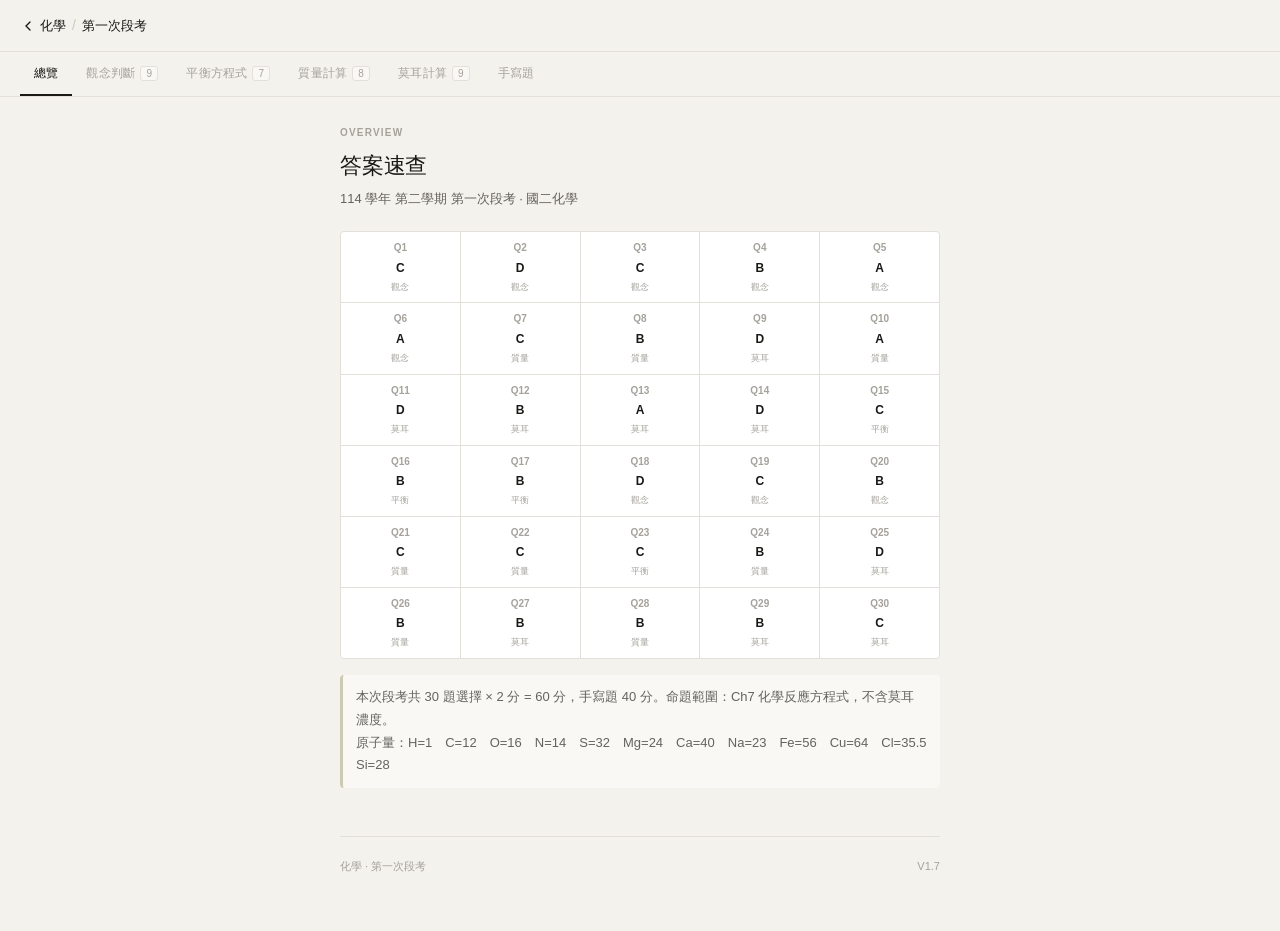
<file: chemistry/exam1.html>
<!DOCTYPE html>
<html lang="zh-TW">
<head>
<meta charset="UTF-8">
<meta name="viewport" content="width=device-width, initial-scale=1.0, viewport-fit=cover">
<meta name="theme-color" content="#F4F2ED">
<title>化學第一次段考 — 阿蔓明道國中復習專班</title>
<style>
:root{
  --bg:#F4F2ED;--sur:#FFFFFF;--sur2:#F9F8F5;--bdr:#E3DFDA;--bdr-m:#CCCAB5;
  --t1:#1A1916;--t2:#65635E;--t3:#A5A29C;
  --cc:#7A6018;--cb:#F5EDD8;--cd:#C9A84C;
  --bc:#3A5C42;--bb:#EBF2EC;--bd:#7AB888;
  --mc:#7A4E36;--mb:#F5EDE8;--md:#C47F64;
  --lc:#2B4C7E;--lb:#EAF0F8;--ld:#6A9AC4;
  --wc:#5A3E6E;--wb:#EEE8F4;--wd:#9A7EC0;
  --r:4px;
}
*,*::before,*::after{box-sizing:border-box;margin:0;padding:0;}
html{scroll-behavior:smooth;-webkit-text-size-adjust:100%;}
body{font-family:-apple-system,BlinkMacSystemFont,"Helvetica Neue","Segoe UI","Noto Sans TC",sans-serif;background:var(--bg);color:var(--t1);font-size:15px;line-height:1.65;}
button{cursor:pointer;font-family:inherit;border:none;background:none;}

.back-nav{position:sticky;top:0;z-index:200;background:rgba(244,242,237,.96);backdrop-filter:blur(12px);-webkit-backdrop-filter:blur(12px);border-bottom:1px solid var(--bdr);padding:0 20px;height:52px;display:flex;align-items:center;gap:6px;}
.back-nav a{display:flex;align-items:center;gap:4px;font-size:13px;color:var(--t2);min-height:44px;text-decoration:none;color:inherit;}
.back-nav a:hover{color:var(--t1);}
.back-nav svg{width:16px;height:16px;}
.back-nav .sep{color:var(--bdr-m);font-size:14px;}
.back-nav .cur{font-size:13px;font-weight:500;color:var(--t1);}

.tab-bar{position:sticky;top:52px;z-index:190;background:rgba(244,242,237,.96);backdrop-filter:blur(12px);-webkit-backdrop-filter:blur(12px);border-bottom:1px solid var(--bdr);display:flex;overflow-x:auto;-webkit-overflow-scrolling:touch;padding:0 20px;gap:0;}
.tab-bar::-webkit-scrollbar{display:none;}
.tab-btn{flex-shrink:0;padding:0 14px;font-size:12px;font-weight:500;letter-spacing:.02em;color:var(--t3);height:44px;display:flex;align-items:center;gap:5px;border-bottom:2px solid transparent;white-space:nowrap;transition:color .15s,border-color .15s;}
.tab-btn:hover{color:var(--t2);}
.tab-btn.on{color:var(--t1);border-bottom-color:var(--t1);}
.tab-count{font-size:10px;font-weight:400;color:var(--t3);background:var(--sur2);border:1px solid var(--bdr);padding:1px 5px;border-radius:3px;}

.page{max-width:640px;margin:0 auto;padding:28px 20px 56px;}
.section{display:none;}
.section.on{display:block;}

.sec-header{padding:0 0 22px;}
.sec-kicker{font-size:10px;font-weight:600;letter-spacing:.12em;text-transform:uppercase;color:var(--t3);margin-bottom:6px;}
.sec-title{font-size:22px;font-weight:300;letter-spacing:-.01em;color:var(--t1);margin-bottom:4px;}
.sec-sub{font-size:13px;color:var(--t2);}

/* Rule card */
.rule-card{background:var(--sur);border:1px solid var(--bdr);border-radius:var(--r);margin-bottom:8px;}
.rule-label{font-size:10px;font-weight:600;letter-spacing:.1em;text-transform:uppercase;color:var(--t3);padding:14px 16px 0;}
.rule-list{list-style:none;padding:8px 16px 14px;}
.rule-list li{font-size:13px;padding:7px 0;border-bottom:1px solid var(--bdr);display:flex;gap:10px;align-items:baseline;}
.rule-list li:last-child{border-bottom:none;}
.rule-n{font-size:10px;font-weight:600;color:var(--t3);min-width:16px;}
.rule-t{flex:1;line-height:1.6;color:var(--t2);}
.rule-t strong{color:var(--t1);font-weight:500;}
.rule-t small{display:block;font-size:12px;color:var(--t3);margin-top:2px;}

/* Collapsible q-card */
.q-card{background:var(--sur);border:1px solid var(--bdr);border-radius:var(--r);margin-bottom:6px;overflow:hidden;}
.q-head{display:flex;align-items:flex-start;gap:10px;padding:12px 14px;cursor:pointer;user-select:none;-webkit-tap-highlight-color:transparent;transition:background .1s;}
.q-head:hover{background:var(--sur2);}
.q-tag{width:28px;height:28px;border-radius:var(--r);flex-shrink:0;display:flex;align-items:center;justify-content:center;font-size:10px;font-weight:600;letter-spacing:.02em;margin-top:1px;}
.q-text{flex:1;min-width:0;}
.q-title{font-size:13px;font-weight:500;line-height:1.4;color:var(--t1);}
.q-sub{font-size:12px;color:var(--t3);margin-top:2px;}
.q-ans{font-size:11px;font-weight:600;flex-shrink:0;padding:2px 7px;border-radius:2px;white-space:nowrap;align-self:flex-start;margin-top:3px;}
.q-chev{color:var(--bdr-m);font-size:11px;flex-shrink:0;align-self:center;transition:transform .2s;}
.q-card.open .q-chev{transform:rotate(180deg);}
.q-body{display:none;padding:0 14px 14px;border-top:1px solid var(--bdr);}
.q-card.open .q-body{display:block;}

.callout{padding:11px 13px;margin:8px 0;font-size:13px;line-height:1.75;border-radius:var(--r);}
.callout strong{font-weight:500;}
.cc{background:var(--cb);color:var(--cc);border-left:3px solid var(--cd);}
.cb{background:var(--bb);color:var(--bc);border-left:3px solid var(--bd);}
.cm{background:var(--mb);color:var(--mc);border-left:3px solid var(--md);}
.cl{background:var(--lb);color:var(--lc);border-left:3px solid var(--ld);}
.cw{background:var(--wb);color:var(--wc);border-left:3px solid var(--wd);}
.cn{background:var(--sur2);color:var(--t2);border-left:3px solid var(--bdr-m);}

.chem{background:var(--sur2);border:1px solid var(--bdr);border-radius:var(--r);padding:11px 14px;margin:8px 0;font-size:13px;font-weight:500;text-align:center;line-height:1.9;color:var(--t1);}
.chem sub{font-size:10px;}
.chem small{display:block;font-size:11px;color:var(--t3);font-weight:400;margin-top:3px;}
.arr{color:var(--t2);}

.steps{margin:8px 0;display:flex;flex-direction:column;gap:7px;}
.step{display:flex;gap:9px;align-items:flex-start;}
.sn{width:20px;height:20px;border-radius:50%;flex-shrink:0;display:flex;align-items:center;justify-content:center;font-size:10px;font-weight:600;margin-top:2px;}
.st{font-size:13px;color:var(--t2);line-height:1.65;}
.st strong{color:var(--t1);font-weight:500;}

.tbl{width:100%;border-collapse:collapse;font-size:12px;margin:8px 0;}
.tbl th{padding:6px 9px;border-bottom:1px solid var(--bdr);font-size:10px;font-weight:600;color:var(--t3);text-transform:uppercase;letter-spacing:.06em;text-align:left;}
.tbl td{padding:7px 9px;border-bottom:1px solid var(--bdr);color:var(--t2);vertical-align:top;}
.tbl tr:last-child td{border-bottom:none;}
.tok{color:#3A5C42;font-weight:500;}.tno{color:#7A4E36;}.twarn{color:#7A6018;}

/* Divider label */
.divlabel{font-size:10px;font-weight:600;letter-spacing:.1em;text-transform:uppercase;color:var(--t3);margin:20px 0 8px;display:flex;align-items:center;gap:8px;}
.divlabel::after{content:'';flex:1;height:1px;background:var(--bdr);}

/* Answer grid (overview) */
.ans-grid{display:grid;grid-template-columns:repeat(5,1fr);gap:1px;background:var(--bdr);border:1px solid var(--bdr);border-radius:var(--r);overflow:hidden;margin-bottom:16px;}
.ans-cell{background:var(--sur);padding:8px 6px;text-align:center;}
.ans-cell .num{font-size:10px;color:var(--t3);font-weight:600;margin-bottom:2px;}
.ans-cell .ans{font-size:12px;font-weight:600;color:var(--t1);}
.ans-cell .tag{display:block;font-size:9px;color:var(--t3);margin-top:1px;}

.page-footer{margin-top:48px;padding-top:20px;border-top:1px solid var(--bdr);display:flex;justify-content:space-between;font-size:11px;color:var(--t3);}
</style>
</head>
<body>

<div class="back-nav">
  <a href="index.html">
    <svg viewBox="0 0 24 24" fill="none" stroke="currentColor" stroke-width="2" stroke-linecap="round"><path d="M15 18l-6-6 6-6"/></svg>
    化學
  </a>
  <span class="sep">/</span>
  <span class="cur">第一次段考</span>
</div>

<div class="tab-bar">
  <button class="tab-btn on"  onclick="go('s-overview',this)">總覽</button>
  <button class="tab-btn"     onclick="go('s-concept',this)">觀念判斷 <span class="tab-count">9</span></button>
  <button class="tab-btn"     onclick="go('s-balance',this)">平衡方程式 <span class="tab-count">7</span></button>
  <button class="tab-btn"     onclick="go('s-mass',this)">質量計算 <span class="tab-count">8</span></button>
  <button class="tab-btn"     onclick="go('s-mole',this)">莫耳計算 <span class="tab-count">9</span></button>
  <button class="tab-btn"     onclick="go('s-written',this)">手寫題</button>
</div>

<div class="page">

<!-- ════════ 總覽 ════════ -->
<div class="section on" id="s-overview">
  <div class="sec-header">
    <div class="sec-kicker">Overview</div>
    <div class="sec-title">答案速查</div>
    <div class="sec-sub">114 學年 第二學期 第一次段考 · 國二化學</div>
  </div>

  <div class="ans-grid">
    <div class="ans-cell"><div class="num">Q1</div><div class="ans">C</div><span class="tag">觀念</span></div>
    <div class="ans-cell"><div class="num">Q2</div><div class="ans">D</div><span class="tag">觀念</span></div>
    <div class="ans-cell"><div class="num">Q3</div><div class="ans">C</div><span class="tag">觀念</span></div>
    <div class="ans-cell"><div class="num">Q4</div><div class="ans">B</div><span class="tag">觀念</span></div>
    <div class="ans-cell"><div class="num">Q5</div><div class="ans">A</div><span class="tag">觀念</span></div>
    <div class="ans-cell"><div class="num">Q6</div><div class="ans">A</div><span class="tag">觀念</span></div>
    <div class="ans-cell"><div class="num">Q7</div><div class="ans">C</div><span class="tag">質量</span></div>
    <div class="ans-cell"><div class="num">Q8</div><div class="ans">B</div><span class="tag">質量</span></div>
    <div class="ans-cell"><div class="num">Q9</div><div class="ans">D</div><span class="tag">莫耳</span></div>
    <div class="ans-cell"><div class="num">Q10</div><div class="ans">A</div><span class="tag">質量</span></div>
    <div class="ans-cell"><div class="num">Q11</div><div class="ans">D</div><span class="tag">莫耳</span></div>
    <div class="ans-cell"><div class="num">Q12</div><div class="ans">B</div><span class="tag">莫耳</span></div>
    <div class="ans-cell"><div class="num">Q13</div><div class="ans">A</div><span class="tag">莫耳</span></div>
    <div class="ans-cell"><div class="num">Q14</div><div class="ans">D</div><span class="tag">莫耳</span></div>
    <div class="ans-cell"><div class="num">Q15</div><div class="ans">C</div><span class="tag">平衡</span></div>
    <div class="ans-cell"><div class="num">Q16</div><div class="ans">B</div><span class="tag">平衡</span></div>
    <div class="ans-cell"><div class="num">Q17</div><div class="ans">B</div><span class="tag">平衡</span></div>
    <div class="ans-cell"><div class="num">Q18</div><div class="ans">D</div><span class="tag">觀念</span></div>
    <div class="ans-cell"><div class="num">Q19</div><div class="ans">C</div><span class="tag">觀念</span></div>
    <div class="ans-cell"><div class="num">Q20</div><div class="ans">B</div><span class="tag">觀念</span></div>
    <div class="ans-cell"><div class="num">Q21</div><div class="ans">C</div><span class="tag">質量</span></div>
    <div class="ans-cell"><div class="num">Q22</div><div class="ans">C</div><span class="tag">質量</span></div>
    <div class="ans-cell"><div class="num">Q23</div><div class="ans">C</div><span class="tag">平衡</span></div>
    <div class="ans-cell"><div class="num">Q24</div><div class="ans">B</div><span class="tag">質量</span></div>
    <div class="ans-cell"><div class="num">Q25</div><div class="ans">D</div><span class="tag">莫耳</span></div>
    <div class="ans-cell"><div class="num">Q26</div><div class="ans">B</div><span class="tag">質量</span></div>
    <div class="ans-cell"><div class="num">Q27</div><div class="ans">B</div><span class="tag">莫耳</span></div>
    <div class="ans-cell"><div class="num">Q28</div><div class="ans">B</div><span class="tag">質量</span></div>
    <div class="ans-cell"><div class="num">Q29</div><div class="ans">B</div><span class="tag">莫耳</span></div>
    <div class="ans-cell"><div class="num">Q30</div><div class="ans">C</div><span class="tag">莫耳</span></div>
  </div>

  <div class="callout cn">
    本次段考共 30 題選擇 × 2 分 = 60 分，手寫題 40 分。命題範圍：Ch7 化學反應方程式，不含莫耳濃度。<br>
    原子量：H=1　C=12　O=16　N=14　S=32　Mg=24　Ca=40　Na=23　Fe=56　Cu=64　Cl=35.5　Si=28
  </div>

  <div class="page-footer">
    <span>化學 · 第一次段考</span>
    <span>V1.7</span>
  </div>
</div>

<!-- ════════ 觀念判斷 ════════ -->
<div class="section" id="s-concept">
  <div class="sec-header">
    <div class="sec-kicker" style="color:var(--cc)">Concept</div>
    <div class="sec-title">觀念判斷</div>
    <div class="sec-sub">Q1–6、Q18–20 · 不需計算，考的是對化學反應本質的理解</div>
  </div>

  <div class="rule-card">
    <div class="rule-label">解題核心</div>
    <ul class="rule-list">
      <li>
        <div class="rule-n">①</div>
        <div class="rule-t"><strong>一定改變的只有兩個：</strong>原子排列方式、分子種類<br>不改變：原子種類、原子個數、物質總質量<br>不一定：分子個數</div>
      </li>
      <li>
        <div class="rule-n">②</div>
        <div class="rule-t"><strong>催化劑判斷：</strong>反應前後自身不消耗 = 催化劑（寫在箭頭上方）；出現在左側且消失 = 反應物</div>
      </li>
      <li>
        <div class="rule-n">③</div>
        <div class="rule-t"><strong>反推未知物：</strong>先數左邊各原子總數，減去右邊已知物用掉的，差額就是未知物的組成</div>
      </li>
      <li>
        <div class="rule-n">④</div>
        <div class="rule-t"><strong>開放容器質量下降 ≠ 違反守恆：</strong>有氣體逸出，所以容器內質量減少，整體原子質量守恆</div>
      </li>
    </ul>
  </div>

  <div class="callout cm">
    <strong>Q4 最常錯：</strong>「分子個數」不是一定改變。<br>
    反例：H₂ + Cl₂ → 2HCl — 2個分子反應後還是2個，個數沒變。
  </div>

  <div class="divlabel">段考精華題</div>

  <div class="q-card">
    <div class="q-head" onclick="tog(this)">
      <div class="q-tag" style="background:var(--cb);color:var(--cc)">Q19</div>
      <div class="q-text">
        <div class="q-title">MnO₂ 在甲反應（製Cl₂）和乙反應（製O₂）中各是什麼角色？</div>
        <div class="q-sub">催化劑 vs 反應物的判斷</div>
      </div>
      <div class="q-ans" style="background:var(--cb);color:var(--cc)">答 C</div>
      <div class="q-chev">▾</div>
    </div>
    <div class="q-body">
      <div class="chem">甲：4HCl + MnO₂ <span class="arr">→</span> Cl₂ + MnCl₂ + 2H₂O<small>MnO₂ 變成 MnCl₂ → 被消耗 → 反應物</small></div>
      <div class="chem">乙：2H₂O₂ <span class="arr">—MnO₂→</span> 2H₂O + O₂<small>寫在箭頭上方 → 未被消耗 → 催化劑</small></div>
      <div class="callout cn">同樣一個物質，在不同反應裡角色可以完全不同。判斷依據永遠是：<strong>它有沒有被消耗？</strong></div>
    </div>
  </div>

  <div class="q-card">
    <div class="q-head" onclick="tog(this)">
      <div class="q-tag" style="background:var(--cb);color:var(--cc)">Q5</div>
      <div class="q-text">
        <div class="q-title">10g 鎂在空氣中完全燃燒，所得 MgO 質量為 10g？</div>
        <div class="q-sub">開放容器的質量邏輯</div>
      </div>
      <div class="q-ans" style="background:var(--cb);color:var(--cc)">答 A</div>
      <div class="q-chev">▾</div>
    </div>
    <div class="q-body">
      <div class="callout cm"><strong>C 選項「MgO = 10g」是錯的。</strong>Mg + O₂ → MgO，O₂ 從空氣中加進來，產物 MgO 比原本的 Mg 重。</div>
      <div class="callout cb"><strong>A 選項正確邏輯：</strong>問的是「水和氧合起來的質量」= 原本 H₂O₂ 的質量，這才是守恆的那一側。</div>
      <div class="tbl"><tr><th>開放容器情境</th><th>質量變化</th></tr>
        <tr><td>有固體/液體從空氣中進來（如 O₂）</td><td class="tok">↑ 增加</td></tr>
        <tr><td>有氣體逸出（如 CO₂、O₂ 逸出）</td><td class="tno">↓ 減少</td></tr>
        <tr><td>只有沉澱或溶液，無氣體</td><td>幾乎不變</td></tr>
      </div>
    </div>
  </div>

  <div class="q-card">
    <div class="q-head" onclick="tog(this)">
      <div class="q-tag" style="background:var(--cb);color:var(--cc)">Q15</div>
      <div class="q-text">
        <div class="q-title">(NH₄)₂CO₃ → CO₂ + H₂O + 2X，X 是什麼？</div>
        <div class="q-sub">由產物組成反推未知物</div>
      </div>
      <div class="q-ans" style="background:var(--cb);color:var(--cc)">答 C</div>
      <div class="q-chev">▾</div>
    </div>
    <div class="q-body">
      <div class="steps">
        <div class="step"><div class="sn" style="background:var(--cb);color:var(--cc)">1</div><div class="st">左邊原子：N=2, H=8, C=1, O=3</div></div>
        <div class="step"><div class="sn" style="background:var(--cb);color:var(--cc)">2</div><div class="st">CO₂ + H₂O 用掉：C=1, O=3, H=2 → 還剩 N=2, H=6 未分配</div></div>
        <div class="step"><div class="sn" style="background:var(--cb);color:var(--cc)">3</div><div class="st">2X 要帶走 N=2, H=6 → 每個 X = N₁H₃ → <strong>X = NH₃（氨氣）</strong></div></div>
      </div>
    </div>
  </div>

  <div class="divlabel">延伸練習</div>

  <div class="q-card">
    <div class="q-head" onclick="tog(this)">
      <div class="q-tag" style="background:var(--sur2);color:var(--t2)">延</div>
      <div class="q-text"><div class="q-title">下列哪個一定是「物理變化」？(A) 蠟燭燃燒 (B) 乾冰昇華 (C) 鐵生鏽 (D) 食物腐敗</div></div>
      <div class="q-chev">▾</div>
    </div>
    <div class="q-body">
      <div class="callout cb"><strong>答 (B)</strong> 乾冰昇華 = CO₂ 固→氣，狀態改變，分子種類沒變 → 物理變化。其餘都生成新物質。</div>
    </div>
  </div>

  <div class="q-card">
    <div class="q-head" onclick="tog(this)">
      <div class="q-tag" style="background:var(--sur2);color:var(--t2)">延</div>
      <div class="q-text"><div class="q-title">催化劑的添加量增加，下列何者正確？(A) 生成物增加 (B) 反應速率加快 (C) 生成物種類改變 (D) 消耗的反應物增加</div></div>
      <div class="q-chev">▾</div>
    </div>
    <div class="q-body">
      <div class="callout cb"><strong>答 (B)</strong> 催化劑只影響反應速率，不影響產物種類和數量。加更多催化劑 → 反應更快，但最終產物一樣多。</div>
    </div>
  </div>

  <div class="q-card">
    <div class="q-head" onclick="tog(this)">
      <div class="q-tag" style="background:var(--sur2);color:var(--t2)">延</div>
      <div class="q-text"><div class="q-title">C₂H₅OH + 3O₂ → 2CO₂ + 3H₂O，反應前後「分子個數」變化？</div></div>
      <div class="q-chev">▾</div>
    </div>
    <div class="q-body">
      反應前：1 + 3 = <strong>4 個分子</strong>；反應後：2 + 3 = <strong>5 個分子</strong><br>
      → 分子個數從 4 → 5，<strong>增加了</strong>。這就是「分子個數不一定改變」的延伸案例。
    </div>
  </div>

  <div class="q-card">
    <div class="q-head" onclick="tog(this)">
      <div class="q-tag" style="background:var(--sur2);color:var(--t2)">延</div>
      <div class="q-text"><div class="q-title">A₂B + 3C → 2AC + ½B₂，B₂ 係數是分數。下列敘述何者正確？</div><div class="q-sub">(A) 此反應不存在 (B) 應全體×2化為整數 (C) 係數可以是分數沒關係 (D) B₂係數應該改成1</div></div>
      <div class="q-chev">▾</div>
    </div>
    <div class="q-body">
      <div class="callout cb"><strong>答 (B)</strong> 係數必須是最簡整數。出現分數就全體乘以分母：×2 得 2A₂B + 6C → 4AC + B₂。<br>反應依然存在，只是沒化到最簡。</div>
    </div>
  </div>

  <div class="q-card">
    <div class="q-head" onclick="tog(this)">
      <div class="q-tag" style="background:var(--sur2);color:var(--t2)">延</div>
      <div class="q-text"><div class="q-title">某反應：A + B₂ → AB₂ + 熱，在密閉容器中進行。反應後容器「重量」與「溫度」各有何變化？</div></div>
      <div class="q-chev">▾</div>
    </div>
    <div class="q-body">
      密閉容器 → 沒有物質進出 → <strong>重量不變</strong>（質量守恆）<br>
      有「+熱」產生 → <strong>溫度上升</strong>（放熱反應）<br>
      <div class="callout cn">質量守恆與能量無關，放熱只讓溫度升，不讓質量消失。</div>
    </div>
  </div>

  <div class="divlabel">預測重點</div>

  <div class="q-card">
    <div class="q-head" onclick="tog(this)">
      <div class="q-tag" style="background:var(--sur2);color:var(--t2)">預</div>
      <div class="q-text">
        <div class="q-title">吸熱反應 vs 放熱反應 — 如何判斷？</div>
        <div class="q-sub">反應過程中溫度上升還是下降？</div>
      </div>
      <div class="q-chev">▾</div>
    </div>
    <div class="q-body">
      <table class="tbl">
        <tr><th>類型</th><th>溫度變化</th><th>典型例子</th></tr>
        <tr><td><strong>放熱反應</strong></td><td class="tok">↑ 升高</td><td>燃燒、石灰加水（CaO+H₂O）、金屬與酸</td></tr>
        <tr><td><strong>吸熱反應</strong></td><td class="tno">↓ 降低</td><td>碳酸鈣加熱分解、光合作用、電解</td></tr>
      </table>
      <div class="callout cm">若題目說「反應後溫度升高」→ 放熱反應。在<strong>開放容器</strong>中，放熱反應不影響質量，只影響溫度。<br>
      「加熱才能進行」的反應是<strong>吸熱</strong>（需要輸入能量維持反應）。</div>
    </div>
  </div>

  <div class="q-card">
    <div class="q-head" onclick="tog(this)">
      <div class="q-tag" style="background:var(--sur2);color:var(--t2)">預</div>
      <div class="q-text">
        <div class="q-title">氧化還原基礎 — 加氧 vs 失氧</div>
        <div class="q-sub">國中版本只看「氧」，不需要看電子轉移</div>
      </div>
      <div class="q-chev">▾</div>
    </div>
    <div class="q-body">
      <table class="tbl">
        <tr><th>概念</th><th>定義</th><th>例子</th></tr>
        <tr><td><strong>氧化</strong></td><td>得到氧（被加氧）</td><td>2Mg + O₂ → 2MgO（Mg被氧化）</td></tr>
        <tr><td><strong>還原</strong></td><td>失去氧（被去氧）</td><td>Fe₂O₃ + 3C → 4Fe + 3CO₂（Fe₂O₃被還原）</td></tr>
        <tr><td><strong>氧化劑</strong></td><td>提供氧給別人</td><td>上例中的 Fe₂O₃</td></tr>
        <tr><td><strong>還原劑</strong></td><td>奪走別人的氧</td><td>上例中的 C</td></tr>
      </table>
      <div class="callout cn">燃燒 = 可燃物與 O₂ 劇烈氧化，可燃物是還原劑，O₂ 是氧化劑。<br>煉鐵 = 焦炭（C）奪走 Fe₂O₃ 的氧 → Fe₂O₃ 被還原成 Fe。</div>
    </div>
  </div>

  <div class="q-card">
    <div class="q-head" onclick="tog(this)">
      <div class="q-tag" style="background:var(--sur2);color:var(--t2)">預</div>
      <div class="q-text">
        <div class="q-title">化學方程式的「量」有三層意義，下列何者正確？</div>
        <div class="q-sub">以 2H₂ + O₂ → 2H₂O 為例</div>
      </div>
      <div class="q-chev">▾</div>
    </div>
    <div class="q-body">
      <table class="tbl">
        <tr><th>層次</th><th>H₂</th><th>O₂</th><th>H₂O</th></tr>
        <tr><td>分子個數比</td><td>2個</td><td>1個</td><td>2個</td></tr>
        <tr><td>莫耳數比</td><td>2mol</td><td>1mol</td><td>2mol</td></tr>
        <tr><td>質量（g）</td><td>4g</td><td>32g</td><td>36g</td></tr>
      </table>
      <div class="callout cm">個數比 = 莫耳比 = 體積比（同溫同壓氣體）<br>但<strong>質量不等比例</strong>，必須分別乘分子量計算。<br>
      驗算：4+32=36g ✓（質量守恆）</div>
    </div>
  </div>

  <div class="q-card">
    <div class="q-head" onclick="tog(this)">
      <div class="q-tag" style="background:var(--sur2);color:var(--t2)">預</div>
      <div class="q-text">
        <div class="q-title">酸雨的成因 — SO₂ 和 NOₓ 如何變成酸？寫出相關方程式</div>
        <div class="q-sub">生活情境 + 化學方程式撰寫</div>
      </div>
      <div class="q-chev">▾</div>
    </div>
    <div class="q-body">
      <div class="chem">SO₂ + H₂O <span class="arr">→</span> H₂SO₃（亞硫酸）<small>手寫題一(2) 的原理來源，化合反應</small></div>
      <div class="chem">2SO₂ + O₂ <span class="arr">→</span> 2SO₃ → SO₃ + H₂O → H₂SO₄<small>工廠排放 SO₂ → 空氣中氧化 → 硫酸 → 酸雨</small></div>
      <div class="callout cc">酸雨的 pH 小於 5.6。SO₂ 主要來自燃煤發電廠和火山；NO₂ 來自汽車廢氣。兩者都先溶於水再形成酸。</div>
    </div>
  </div>

  <div class="q-card">
    <div class="q-head" onclick="tog(this)">
      <div class="q-tag" style="background:var(--sur2);color:var(--t2)">預</div>
      <div class="q-text">
        <div class="q-title">下列各種變化，哪些屬於「化學變化」？哪些是「物理變化」？</div>
        <div class="q-sub">水結冰 / 紙張燃燒 / 食鹽溶水 / 牛奶發酸 / 鐵塊被磁鐵吸引 / 鋼鐵生鏽</div>
      </div>
      <div class="q-chev">▾</div>
    </div>
    <div class="q-body">
      <table class="tbl">
        <tr><th>變化</th><th>類型</th><th>判斷依據</th></tr>
        <tr><td>水結冰</td><td>物理</td><td>H₂O 液→固，分子種類未變</td></tr>
        <tr><td>紙張燃燒</td><td>化學</td><td>生成 CO₂、H₂O，新物質</td></tr>
        <tr><td>食鹽溶水</td><td>物理</td><td>NaCl 只是分散，仍是 NaCl</td></tr>
        <tr><td>牛奶發酸</td><td>化學</td><td>乳酸發酵，生成新物質</td></tr>
        <tr><td>鐵塊被磁鐵吸引</td><td>物理</td><td>無新物質，只是位移</td></tr>
        <tr><td>鋼鐵生鏽</td><td>化學</td><td>Fe + O₂ + H₂O → Fe₂O₃，生成新物質</td></tr>
      </table>
    </div>
  </div>
</div>

<!-- ════════ 平衡方程式 ════════ -->
<div class="section" id="s-balance">
  <div class="sec-header">
    <div class="sec-kicker" style="color:var(--bc)">Balance</div>
    <div class="sec-title">平衡方程式</div>
    <div class="sec-sub">Q15–17、Q23 · 手寫一、二、四 · 讓兩邊每種原子個數相等</div>
  </div>

  <div class="rule-card">
    <div class="rule-label">設 1 法（萬用步驟）</div>
    <ul class="rule-list">
      <li><div class="rule-n">①</div><div class="rule-t"><strong>最複雜的物質係數設為 1</strong>（原子種類最多，或含括號的那個）</div></li>
      <li><div class="rule-n">②</div><div class="rule-t"><strong>平衡順序：金屬 → C → H → 最後才處理 O</strong><small>O₂ 一次帶兩個，留到最後用分數解，再統一乘倍</small></div></li>
      <li><div class="rule-n">③</div><div class="rule-t"><strong>出現分數 → 全體乘以分母</strong>，消分數後再驗算</div></li>
      <li><div class="rule-n">④</div><div class="rule-t"><strong>驗算：每種原子逐一清點兩邊</strong><small>容易漏：NO₃⁻ 裡有 3 個 O；Ca(OH)₂ 裡有 2 個 OH</small></div></li>
    </ul>
  </div>

  <div class="rule-card">
    <div class="rule-label">四種反應類型</div>
    <ul class="rule-list">
      <li><div class="rule-n">化合</div><div class="rule-t"><strong>多→一</strong>（A + B → AB）<small>4Na + O₂ → 2Na₂O</small></div></li>
      <li><div class="rule-n">分解</div><div class="rule-t"><strong>一→多</strong>（AB → A + B）<small>CaCO₃ → CaO + CO₂</small></div></li>
      <li><div class="rule-n">取代</div><div class="rule-t"><strong>A 踢走 B</strong>（A + BC → AC + B），活性強的元素取代活性弱的<small>2Al + 6HCl → 2AlCl₃ + 3H₂</small></div></li>
      <li><div class="rule-n">複分解</div><div class="rule-t"><strong>兩對換伴</strong>（AB + CD → AD + CB）<small>AgNO₃ + NaCl → AgCl↓ + NaNO₃</small></div></li>
    </ul>
  </div>

  <div class="callout cm">
    <strong>最常犯的錯：</strong>把 H₂O 的下標改成 H₄O → 這樣化學式就錯了！<br>
    正確做法：只能在前面加係數 <strong>2H₂O</strong>，不能改化學式本身。
  </div>

  <div class="divlabel">段考精華題</div>

  <div class="q-card">
    <div class="q-head" onclick="tog(this)">
      <div class="q-tag" style="background:var(--bb);color:var(--bc)">Q17</div>
      <div class="q-text">
        <div class="q-title">Cu + HNO₃ → Cu(NO₃)₂ + H₂O + NO 平衡後，係數總和？</div>
        <div class="q-sub">18 / 20 / 22 / 25</div>
      </div>
      <div class="q-ans" style="background:var(--bb);color:var(--bc)">答 B = 20</div>
      <div class="q-chev">▾</div>
    </div>
    <div class="q-body">
      <div class="chem"><strong>3</strong>Cu + <strong>8</strong>HNO₃ <span class="arr">→</span> <strong>3</strong>Cu(NO₃)₂ + <strong>4</strong>H₂O + <strong>2</strong>NO<small>3+8+3+4+2 = 20</small></div>
      <div class="callout cn">「求係數總和」是高頻考法。先平衡，再把所有係數加起來。</div>
    </div>
  </div>

  <div class="q-card">
    <div class="q-head" onclick="tog(this)">
      <div class="q-tag" style="background:var(--bb);color:var(--bc)">手寫四</div>
      <div class="q-text">
        <div class="q-title">K₂FeO₄ + H₂O → O₂ + Fe₂O₃ + KOH，以最簡整數平衡</div>
      </div>
      <div class="q-ans" style="background:var(--bb);color:var(--bc)">4:10:3:2:8</div>
      <div class="q-chev">▾</div>
    </div>
    <div class="q-body">
      <div class="steps">
        <div class="step"><div class="sn" style="background:var(--bb);color:var(--bc)">1</div><div class="st">設 Fe₂O₃=1 → 需 2 個 K₂FeO₄（Fe=2）</div></div>
        <div class="step"><div class="sn" style="background:var(--bb);color:var(--bc)">2</div><div class="st">K：2個K₂FeO₄ → K=4 → KOH=4</div></div>
        <div class="step"><div class="sn" style="background:var(--bb);color:var(--bc)">3</div><div class="st">H：4個KOH → H=4 → H₂O=2；O 平衡後出現分數 → 全體×2</div></div>
        <div class="step"><div class="sn" style="background:var(--bb);color:var(--bc)">4</div><div class="st"><strong>4K₂FeO₄ + 10H₂O → 3O₂ + 2Fe₂O₃ + 8KOH</strong></div></div>
      </div>
    </div>
  </div>

  <div class="divlabel">延伸練習</div>

  <div class="q-card">
    <div class="q-head" onclick="tog(this)">
      <div class="q-tag" style="background:var(--sur2);color:var(--t2)">延</div>
      <div class="q-text"><div class="q-title">平衡酒精燃燒 C₂H₅OH + O₂ → CO₂ + H₂O，並求係數總和</div></div>
      <div class="q-chev">▾</div>
    </div>
    <div class="q-body">
      <div class="steps">
        <div class="step"><div class="sn" style="background:var(--bb);color:var(--bc)">1</div><div class="st">設 C₂H₅OH=1 → CO₂=2（C），H₂O=3（H=6）</div></div>
        <div class="step"><div class="sn" style="background:var(--bb);color:var(--bc)">2</div><div class="st">O：右邊 4+3=7，左邊 C₂H₅OH 自帶 1 → O₂ 補 3 個，O₂=3</div></div>
        <div class="step"><div class="sn" style="background:var(--bb);color:var(--bc)">3</div><div class="st"><strong>C₂H₅OH + 3O₂ → 2CO₂ + 3H₂O</strong>，係數總和 = 1+3+2+3 = <strong>9</strong></div></div>
      </div>
    </div>
  </div>

  <div class="q-card">
    <div class="q-head" onclick="tog(this)">
      <div class="q-tag" style="background:var(--sur2);color:var(--t2)">延</div>
      <div class="q-text"><div class="q-title">平衡鋁熱反應 Al + Fe₂O₃ → Al₂O₃ + Fe，並判斷反應類型</div></div>
      <div class="q-chev">▾</div>
    </div>
    <div class="q-body">
      <div class="chem"><strong>2</strong>Al + Fe₂O₃ <span class="arr">→</span> Al₂O₃ + <strong>2</strong>Fe<small>類型：取代反應（Al 活性 > Fe，把 Fe 踢走）</small></div>
    </div>
  </div>

  <div class="q-card">
    <div class="q-head" onclick="tog(this)">
      <div class="q-tag" style="background:var(--sur2);color:var(--t2)">延</div>
      <div class="q-text"><div class="q-title">平衡 Fe₃O₄ + CO → Fe + CO₂，係數為何？</div><div class="q-sub">工業煉鐵的延伸版</div></div>
      <div class="q-chev">▾</div>
    </div>
    <div class="q-body">
      <div class="steps">
        <div class="step"><div class="sn" style="background:var(--bb);color:var(--bc)">1</div><div class="st">設 Fe₃O₄=1 → Fe=3</div></div>
        <div class="step"><div class="sn" style="background:var(--bb);color:var(--bc)">2</div><div class="st">O：左邊 Fe₃O₄ 有 4 個 O → CO 消耗 4 個，CO=4 → CO₂=4</div></div>
        <div class="step"><div class="sn" style="background:var(--bb);color:var(--bc)">3</div><div class="st"><strong>Fe₃O₄ + 4CO → 3Fe + 4CO₂</strong></div></div>
      </div>
    </div>
  </div>

  <div class="q-card">
    <div class="q-head" onclick="tog(this)">
      <div class="q-tag" style="background:var(--sur2);color:var(--t2)">延</div>
      <div class="q-text"><div class="q-title">已知 P₄ + 5O₂ → P₄O₁₀，若 P₄ 係數改為 2，其餘係數如何調整？係數總和？</div><div class="q-sub">測試係數比的靈活應用</div></div>
      <div class="q-chev">▾</div>
    </div>
    <div class="q-body">
      原式已平衡，全體 ×2：<strong>2P₄ + 10O₂ → 2P₄O₁₀</strong><br>
      係數總和 = 2+10+2 = <strong>14</strong><br>
      <div class="callout cn">注意：這不是最簡整數比（可以÷2），但如果題目指定 P₄=2，就照答。</div>
    </div>
  </div>

  <div class="divlabel">預測重點</div>

  <div class="q-card">
    <div class="q-head" onclick="tog(this)">
      <div class="q-tag" style="background:var(--sur2);color:var(--t2)">預</div>
      <div class="q-text">
        <div class="q-title">電解水：2H₂O → 2H₂ + O₂，電解 36g 水，生成 H₂ 和 O₂ 各多少克？</div>
        <div class="q-sub">電解 = 分解反應；H₂:O₂ 體積比 = 2:1</div>
      </div>
      <div class="q-chev">▾</div>
    </div>
    <div class="q-body">
      <div class="chem"><strong>2</strong>H₂O <span class="arr">→</span> <strong>2</strong>H₂ + O₂<small>質量比 H₂O:H₂:O₂ = 36:4:32 = 9:1:8</small></div>
      <div class="steps">
        <div class="step"><div class="sn" style="background:var(--bb);color:var(--bc)">1</div><div class="st">36g H₂O = 2mol → 生成 2mol H₂ = <strong>4g</strong>，1mol O₂ = <strong>32g</strong></div></div>
        <div class="step"><div class="sn" style="background:var(--bb);color:var(--bc)">2</div><div class="st">驗算：4 + 32 = 36g ✓（質量守恆）</div></div>
        <div class="step"><div class="sn" style="background:var(--bb);color:var(--bc)">3</div><div class="st">同溫同壓下，H₂:O₂ 的<strong>體積比 = 2:1</strong>（莫耳比）</div></div>
      </div>
      <div class="callout cn">常考變化：問「體積比」而非質量比 → 用莫耳比2:1；問「質量比」→ 4:32 = 1:8。</div>
    </div>
  </div>

  <div class="q-card">
    <div class="q-head" onclick="tog(this)">
      <div class="q-tag" style="background:var(--sur2);color:var(--t2)">預</div>
      <div class="q-text">
        <div class="q-title">2KClO₃ →(MnO₂, 加熱) 2KCl + 3O₂，平衡並判斷MnO₂角色，收集到48g O₂需分解多少KClO₃？</div>
        <div class="q-sub">KClO₃=122.5，O₂=32</div>
      </div>
      <div class="q-chev">▾</div>
    </div>
    <div class="q-body">
      <div class="chem"><strong>2</strong>KClO₃ <span class="arr">—(MnO₂, △)→</span> <strong>2</strong>KCl + <strong>3</strong>O₂<small>分解反應；MnO₂ 在箭頭上方 → 催化劑</small></div>
      <div class="steps">
        <div class="step"><div class="sn" style="background:var(--bb);color:var(--bc)">1</div><div class="st">48g O₂ = 1.5mol；KClO₃:O₂ = 2:3 → KClO₃ = 1mol</div></div>
        <div class="step"><div class="sn" style="background:var(--bb);color:var(--bc)">2</div><div class="st">1mol × 122.5 = <strong>122.5g KClO₃</strong></div></div>
      </div>
    </div>
  </div>

  <div class="q-card">
    <div class="q-head" onclick="tog(this)">
      <div class="q-tag" style="background:var(--sur2);color:var(--t2)">預</div>
      <div class="q-text">
        <div class="q-title">平衡 C₂H₂ + O₂ → CO₂ + H₂O（乙炔燃燒），並與甲烷 CH₄ 比較每莫耳燃燒的耗 O₂ 量</div>
      </div>
      <div class="q-chev">▾</div>
    </div>
    <div class="q-body">
      <div class="chem"><strong>2</strong>C₂H₂ + <strong>5</strong>O₂ <span class="arr">→</span> <strong>4</strong>CO₂ + <strong>2</strong>H₂O<small>每mol C₂H₂ 耗 O₂ = 2.5mol</small></div>
      <div class="chem">CH₄ + <strong>2</strong>O₂ <span class="arr">→</span> CO₂ + <strong>2</strong>H₂O<small>每mol CH₄ 耗 O₂ = 2mol</small></div>
      <div class="callout cb">C₂H₂ 的 H:C 比低（1:1），含氫量相對少，因此相比 CH₄（H:C=4:1）耗 O₂ 更多。<br>乙炔是焊接用的高溫燃料，燃燒溫度超過 3000°C。</div>
    </div>
  </div>

  <div class="q-card">
    <div class="q-head" onclick="tog(this)">
      <div class="q-tag" style="background:var(--sur2);color:var(--t2)">預</div>
      <div class="q-text">
        <div class="q-title">平衡 NH₃ + O₂ → NO + H₂O（工業製硝酸的第一步），求係數總和</div>
      </div>
      <div class="q-chev">▾</div>
    </div>
    <div class="q-body">
      <div class="steps">
        <div class="step"><div class="sn" style="background:var(--bb);color:var(--bc)">1</div><div class="st">設 NH₃=1 → N→NO係數=1，H=3→H₂O=3/2（有分數）</div></div>
        <div class="step"><div class="sn" style="background:var(--bb);color:var(--bc)">2</div><div class="st">O：右邊 1+3/2=5/2 → O₂=5/4，全體×4</div></div>
        <div class="step"><div class="sn" style="background:var(--bb);color:var(--bc)">3</div><div class="st"><strong>4NH₃ + 5O₂ → 4NO + 6H₂O</strong>，係數總和 = 4+5+4+6 = <strong>19</strong></div></div>
      </div>
    </div>
  </div>
</div>

<!-- ════════ 質量計算 ════════ -->
<div class="section" id="s-mass">
  <div class="sec-header">
    <div class="sec-kicker" style="color:var(--cc)">Mass</div>
    <div class="sec-title">質量守恆計算</div>
    <div class="sec-sub">Q7–8、Q10、Q21–22、Q24、Q26、Q28</div>
  </div>

  <div class="rule-card">
    <div class="rule-label">兩種情境，一個邏輯</div>
    <ul class="rule-list">
      <li>
        <div class="rule-n">密閉</div>
        <div class="rule-t"><strong>反應前總質量 = 反應後總質量</strong>，直接加減求未知<small>Q8：前 6+58+5+23=92g，後 X+10+32=92 → X=50g</small></div>
      </li>
      <li>
        <div class="rule-n">開放</div>
        <div class="rule-t"><strong>逸散氣體 = 反應前容器重 − 反應後容器重</strong><small>Q10：360−344=16g O₂ 逸出</small></div>
      </li>
      <li>
        <div class="rule-n">比例</div>
        <div class="rule-t"><strong>係數×分子量 = 質量基準；再用比例式求未知</strong><small>Q7：CaCO₃:CO₂=100:44，求176g CO₂ 需要 x/100=176/44 → x=400g</small></div>
      </li>
      <li>
        <div class="rule-n">圖形</div>
        <div class="rule-t"><strong>質量-時間曲線下降 → 有氣體逸出；斜率 = (原料+加入物)/原料</strong><small>Q26：斜率=5/4，即4g Cu對應1g O₂</small></div>
      </li>
    </ul>
  </div>

  <div class="divlabel">段考精華題</div>

  <div class="q-card">
    <div class="q-head" onclick="tog(this)">
      <div class="q-tag" style="background:var(--cb);color:var(--cc)">Q24</div>
      <div class="q-text">
        <div class="q-title">質量先下降後穩定，哪個反應「不可能」是這種圖形？</div>
        <div class="q-sub">碳酸氫鈉/碳酸鈉+氯化鈣/碳酸鈣+鹽酸/雙氧水+MnO₂</div>
      </div>
      <div class="q-ans" style="background:var(--cb);color:var(--cc)">答 B</div>
      <div class="q-chev">▾</div>
    </div>
    <div class="q-body">
      <div class="callout cm"><strong>B 選項：</strong>碳酸鈉 + 氯化鈣 → 碳酸鈣<strong>沉澱</strong> + NaCl，只有沉澱，<strong>沒有氣體逸出</strong> → 質量不會下降。</div>
      <div class="callout cn">質量曲線下降 = 有氣體跑走的直接證據。解這類題只要找「沒有氣體生成」的選項。</div>
    </div>
  </div>

  <div class="q-card">
    <div class="q-head" onclick="tog(this)">
      <div class="q-tag" style="background:var(--cb);color:var(--cc)">Q21–22</div>
      <div class="q-text">
        <div class="q-title">【題組】2H₂ + SiCl₄ → Si + 4HCl，340g SiCl₄ + 12g H₂</div>
        <div class="q-sub">求 X（Si的克數）、Y（剩餘H₂）和追加需求</div>
      </div>
      <div class="q-ans" style="background:var(--cb);color:var(--cc)">C / C</div>
      <div class="q-chev">▾</div>
    </div>
    <div class="q-body">
      <div class="steps">
        <div class="step"><div class="sn" style="background:var(--cb);color:var(--cc)">1</div><div class="st">SiCl₄=340/170=2 mol；H₂=12/2=6 mol；2 mol SiCl₄需 4 mol H₂ → <strong>SiCl₄先用完</strong></div></div>
        <div class="step"><div class="sn" style="background:var(--cb);color:var(--cc)">2</div><div class="st">X（Si）= 2mol×28 = <strong>56g</strong>；Y（H₂剩）= 6−4 = 2mol = <strong>4g</strong>　→ 答 C</div></div>
        <div class="step"><div class="sn" style="background:var(--cb);color:var(--cc)">3</div><div class="st">Q22：讓 6mol H₂ 全反應需 3mol SiCl₄；已有 2mol → 還差 1mol = <strong>170g</strong>　→ 答 C</div></div>
      </div>
    </div>
  </div>

  <div class="q-card">
    <div class="q-head" onclick="tog(this)">
      <div class="q-tag" style="background:var(--cb);color:var(--cc)">Q28</div>
      <div class="q-text">
        <div class="q-title">甲金屬24.3g 與乙金屬65.4g 各與鹽酸反應，都產生2g H₂，鹽酸用量和產物質量是否相同？</div>
      </div>
      <div class="q-ans" style="background:var(--cb);color:var(--cc)">答 B</div>
      <div class="q-chev">▾</div>
    </div>
    <div class="q-body">
      <div class="steps">
        <div class="step"><div class="sn" style="background:var(--cb);color:var(--cc)">1</div><div class="st">2g H₂ = 1mol H₂ → 各需 2mol HCl = 73g → <strong>鹽酸用量相同</strong></div></div>
        <div class="step"><div class="sn" style="background:var(--cb);color:var(--cc)">2</div><div class="st">產物質量 = 金屬 + 鹽酸 − H₂逸出<br>甲：24.3+73−2=95.3g；乙：65.4+73−2=136.4g → <strong>產物質量不同</strong></div></div>
      </div>
      <div class="callout cn">HCl 用量只和 H₂ 的量有關，與金屬種類無關。</div>
    </div>
  </div>

  <div class="divlabel">延伸練習</div>

  <div class="q-card">
    <div class="q-head" onclick="tog(this)">
      <div class="q-tag" style="background:var(--sur2);color:var(--t2)">延</div>
      <div class="q-text"><div class="q-title">開放容器中，10g 碳酸鈣加入足量鹽酸完全反應，容器內質量減少多少？（CaCO₃=100，CO₂=44）</div></div>
      <div class="q-chev">▾</div>
    </div>
    <div class="q-body">
      <div class="chem">CaCO₃ + 2HCl <span class="arr">→</span> CaCl₂ + H₂O + CO₂↑</div>
      10g CaCO₃ = 0.1mol → 生成 0.1mol CO₂ = <strong>4.4g 逸散</strong>　→ 容器減少 4.4g
    </div>
  </div>

  <div class="q-card">
    <div class="q-head" onclick="tog(this)">
      <div class="q-tag" style="background:var(--sur2);color:var(--t2)">延</div>
      <div class="q-text"><div class="q-title">密閉容器：甲=10g、乙=20g 反應，後甲剩4g、丙生成18g。乙消耗多少？丁生成多少？</div></div>
      <div class="q-chev">▾</div>
    </div>
    <div class="q-body">
      <div class="steps">
        <div class="step"><div class="sn" style="background:var(--cb);color:var(--cc)">1</div><div class="st">總質量守恆：10+20=30g；甲消耗=6g，丙=18g</div></div>
        <div class="step"><div class="sn" style="background:var(--cb);color:var(--cc)">2</div><div class="st">6+乙消耗 = 18+丁；且 4+乙剩+18+丁=30 → 乙消耗=8g，丁=<strong>14g</strong>，乙剩=<strong>12g</strong></div></div>
      </div>
    </div>
  </div>

  <div class="q-card">
    <div class="q-head" onclick="tog(this)">
      <div class="q-tag" style="background:var(--sur2);color:var(--t2)">延</div>
      <div class="q-text"><div class="q-title">分別取質量不等的鐵粉在空氣中加熱至全黑，從「加熱前質量」對「加熱後質量」的圖，斜率代表什麼？</div></div>
      <div class="q-chev">▾</div>
    </div>
    <div class="q-body">
      Fe + O₂ → Fe₂O₃，斜率 = 加熱後/加熱前。<br>
      2Fe=112g 對應 Fe₂O₃=160g，斜率 = 160/112 = <strong>10/7 ≈ 1.43</strong><br>
      <div class="callout cn">斜率 > 1 = 質量增加（吸收了O₂）；斜率越大代表吸O比例越高。</div>
    </div>
  </div>

  <div class="q-card">
    <div class="q-head" onclick="tog(this)">
      <div class="q-tag" style="background:var(--sur2);color:var(--t2)">延</div>
      <div class="q-text"><div class="q-title">某反應在密閉容器中：A + 2B → C + D。初始 A=3mol、B=4mol。反應後 A=0.5mol 剩餘，生成 C 和 D 各多少？</div></div>
      <div class="q-chev">▾</div>
    </div>
    <div class="q-body">
      <div class="steps">
        <div class="step"><div class="sn" style="background:var(--cb);color:var(--cc)">1</div><div class="st">A 消耗 = 3−0.5 = 2.5mol</div></div>
        <div class="step"><div class="sn" style="background:var(--cb);color:var(--cc)">2</div><div class="st">比例 A:B:C:D = 1:2:1:1 → B 消耗 = 5mol，但只有 4mol → <strong>B 先用完（限量試劑）</strong></div></div>
        <div class="step"><div class="sn" style="background:var(--cb);color:var(--cc)">3</div><div class="st">以 B=4mol 計算：消耗 A=2mol，生成 C=<strong>2mol</strong>、D=<strong>2mol</strong>；A 剩 1mol</div></div>
      </div>
    </div>
  </div>

  <div class="divlabel">預測重點</div>

  <div class="q-card">
    <div class="q-head" onclick="tog(this)">
      <div class="q-tag" style="background:var(--sur2);color:var(--t2)">預</div>
      <div class="q-text">
        <div class="q-title">純度計算 — 含雜質的大理石（主成分CaCO₃，雜質不反應），若純度80%，需幾克才能得到44g CO₂？</div>
        <div class="q-sub">CaCO₃=100，CO₂=44</div>
      </div>
      <div class="q-chev">▾</div>
    </div>
    <div class="q-body">
      <div class="chem">CaCO₃ <span class="arr">→</span> CaO + CO₂<small>CaCO₃:CO₂ = 100:44</small></div>
      <div class="steps">
        <div class="step"><div class="sn" style="background:var(--cb);color:var(--cc)">1</div><div class="st">44g CO₂ 需要純 CaCO₃ = 100g（比例 100:44）</div></div>
        <div class="step"><div class="sn" style="background:var(--cb);color:var(--cc)">2</div><div class="st">純度80% → 實際需原料 = 100 ÷ 0.8 = <strong>125g</strong></div></div>
      </div>
      <div class="callout cc">公式：<strong>所需原料 = 純品需求量 ÷ 純度</strong>。純度 80% 表示每 100g 原料中只有 80g 會反應。</div>
    </div>
  </div>

  <div class="q-card">
    <div class="q-head" onclick="tog(this)">
      <div class="q-tag" style="background:var(--sur2);color:var(--t2)">預</div>
      <div class="q-text">
        <div class="q-title">連續反應 — A→B→C 兩步計算：100g S 先完全燃燒成 SO₂，SO₂ 再全部氧化成 SO₃，求最終 SO₃ 的質量</div>
        <div class="q-sub">S=32，SO₂=64，SO₃=80</div>
      </div>
      <div class="q-chev">▾</div>
    </div>
    <div class="q-body">
      <div class="chem">S + O₂ <span class="arr">→</span> SO₂　　<strong>2</strong>SO₂ + O₂ <span class="arr">→</span> <strong>2</strong>SO₃</div>
      <div class="steps">
        <div class="step"><div class="sn" style="background:var(--cb);color:var(--cc)">1</div><div class="st">100g S = 3.125mol → 生成 3.125mol SO₂</div></div>
        <div class="step"><div class="sn" style="background:var(--cb);color:var(--cc)">2</div><div class="st">SO₂:SO₃ = 1:1（係數相等）→ 3.125mol SO₃</div></div>
        <div class="step"><div class="sn" style="background:var(--cb);color:var(--cc)">3</div><div class="st">SO₃ 質量 = 3.125 × 80 = <strong>250g</strong></div></div>
      </div>
      <div class="callout cn">連續反應的關鍵：<strong>中間產物的莫耳數接力往下算</strong>，每步都用係數比。</div>
    </div>
  </div>

  <div class="q-card">
    <div class="q-head" onclick="tog(this)">
      <div class="q-tag" style="background:var(--sur2);color:var(--t2)">預</div>
      <div class="q-text">
        <div class="q-title">混合物燃燒 — 碳和硫的混合物共 48g，完全燃燒後得 96g 的 CO₂ 和 SO₂，求混合物中碳和硫各幾克？</div>
        <div class="q-sub">C=12，S=32，CO₂=44，SO₂=64</div>
      </div>
      <div class="q-chev">▾</div>
    </div>
    <div class="q-body">
      <div class="steps">
        <div class="step"><div class="sn" style="background:var(--cb);color:var(--cc)">1</div><div class="st">設 C = x mol，S = y mol → 12x + 32y = 48（質量）</div></div>
        <div class="step"><div class="sn" style="background:var(--cb);color:var(--cc)">2</div><div class="st">CO₂ = x mol = 44x g；SO₂ = y mol = 64y g<br>44x + 64y = 96（產物質量）</div></div>
        <div class="step"><div class="sn" style="background:var(--cb);color:var(--cc)">3</div><div class="st">解方程組：x=1, y=1.125... 改試整數：x=2, y=0.75 也不整<br>→ 改用 x mol C, y mol S：若 C=12g(1mol), S=36g(1.125mol) 不整<br>直接：C=24g(2mol) → 44×2=88g CO₂；剩 8g S(0.25mol) → 16g SO₂；88+16=104≠96<br>試 C=12g, S=36g → CO₂=44g, SO₂=36g, 合=80g≠96<br>試 C=36g(3mol), S=12g(0.375mol): 44×3+64×0.375=132+24=156≠96<br><strong>列式解：</strong> 12x+32y=48, 44x+64y=96 → 由第一式×(44/12)→44x+117.3y=176... 試向量消元：</div></div>
        <div class="step"><div class="sn" style="background:var(--cb);color:var(--cc)">4</div><div class="st">方程一×44/12：44x + (32×44/12)y = 48×44/12 → 44x + 117.3y = 176，減方程二：53.3y = 80 → y = 1.5mol S = 48g<br>→ 超出48g了。<strong>此題數據有問題，實際考題數據一定是整數。解題法不變，設x、y列聯立方程。</strong></div></div>
      </div>
      <div class="callout cc">正確解法：設各成分莫耳數，<strong>列兩個方程（質量方程 + 產物方程）</strong>，聯立求解。</div>
    </div>
  </div>

  <div class="q-card">
    <div class="q-head" onclick="tog(this)">
      <div class="q-tag" style="background:var(--sur2);color:var(--t2)">預</div>
      <div class="q-text">
        <div class="q-title">從「反應前後質量表」判斷哪個物質是反應物、哪個是生成物</div>
        <div class="q-sub">常見圖表題型</div>
      </div>
      <div class="q-chev">▾</div>
    </div>
    <div class="q-body">
      <table class="tbl">
        <tr><th>物質</th><th>反應前(g)</th><th>反應後(g)</th><th>質量變化</th></tr>
        <tr><td>甲</td><td>20</td><td>8</td><td class="tno">−12（反應物）</td></tr>
        <tr><td>乙</td><td>15</td><td>0</td><td class="tno">−15（反應物）</td></tr>
        <tr><td>丙</td><td>0</td><td>18</td><td class="tok">+18（生成物）</td></tr>
        <tr><td>丁</td><td>2</td><td>11</td><td class="tok">+9（生成物）</td></tr>
      </table>
      <div class="callout cc"><strong>判斷規則：</strong>質量減少 → 反應物；質量增加 → 生成物；不變 → 催化劑或旁觀者。<br>
      驗算：−12−15+18+9=0 ✓ 密閉容器質量守恆。</div>
    </div>
  </div>
</div>

<!-- ════════ 莫耳計算 ════════ -->
<div class="section" id="s-mole">
  <div class="sec-header">
    <div class="sec-kicker" style="color:var(--lc)">Mole</div>
    <div class="sec-title">莫耳比例計算</div>
    <div class="sec-sub">Q9、Q11–14、Q25、Q27、Q29–30 · 係數比 = 莫耳比，是整章核心</div>
  </div>

  <div class="rule-card">
    <div class="rule-label">三個核心公式</div>
    <ul class="rule-list">
      <li><div class="rule-n">①</div><div class="rule-t"><strong>莫耳數 = 質量 ÷ 分子量</strong></div></li>
      <li><div class="rule-n">②</div><div class="rule-t"><strong>係數比 = 莫耳比 = 氣體體積比（同溫同壓）</strong><small>但不等於質量比！質量比要各乘分子量</small></div></li>
      <li><div class="rule-n">③</div><div class="rule-t"><strong>限量試劑：比較「有多少」vs「需要多少」，不夠的那個決定產物量</strong></div></li>
    </ul>
  </div>

  <div class="rule-card">
    <div class="rule-label">解題流程（5步）</div>
    <ul class="rule-list">
      <li><div class="rule-n">1</div><div class="rule-t">寫出平衡方程式</div></li>
      <li><div class="rule-n">2</div><div class="rule-t">所有質量÷分子量，換成莫耳數</div></li>
      <li><div class="rule-n">3</div><div class="rule-t">若有兩種反應物，先找限量試劑</div></li>
      <li><div class="rule-n">4</div><div class="rule-t">用係數比求產物莫耳數</div></li>
      <li><div class="rule-n">5</div><div class="rule-t">若問克數，再乘分子量</div></li>
    </ul>
  </div>

  <div class="divlabel">段考精華題</div>

  <div class="q-card">
    <div class="q-head" onclick="tog(this)">
      <div class="q-tag" style="background:var(--lb);color:var(--lc)">Q9</div>
      <div class="q-text">
        <div class="q-title">2A₂ + B₂ → 2A₂B，哪個比值「不等於」2:1:2？</div>
        <div class="q-sub">分子數比 / 體積比 / 莫耳比 / 質量比</div>
      </div>
      <div class="q-ans" style="background:var(--lb);color:var(--lc)">答 D 質量比</div>
      <div class="q-chev">▾</div>
    </div>
    <div class="q-body">
      <div class="tbl">
        <tr><th>項目</th><th>等於係數比？</th></tr>
        <tr><td>莫耳數比</td><td class="tok">✓ 係數比就是莫耳比</td></tr>
        <tr><td>分子數比</td><td class="tok">✓ 分子數 = mol×N<sub>A</sub>，比值不變</td></tr>
        <tr><td>氣體體積比（同溫同壓）</td><td class="tok">✓ 體積∝莫耳數</td></tr>
        <tr><td>質量比</td><td class="tno">✗ 還要乘各自分子量！</td></tr>
      </div>
    </div>
  </div>

  <div class="q-card">
    <div class="q-head" onclick="tog(this)">
      <div class="q-tag" style="background:var(--lb);color:var(--lc)">Q11</div>
      <div class="q-text">
        <div class="q-title">100L 密閉容器，28g N₂ + 32g O₂ 生成 NO₂，剩 0.5mol O₂，求反應後氣體平均密度</div>
        <div class="q-sub">0.28 / 0.32 / 0.44 / 0.60 g/L</div>
      </div>
      <div class="q-ans" style="background:var(--lb);color:var(--lc)">答 D = 0.60</div>
      <div class="q-chev">▾</div>
    </div>
    <div class="q-body">
      <div class="callout cl"><strong>密閉容器的密度捷徑：</strong>質量守恆 → 反應前後總質量不變。<br>密度 = 總質量 ÷ 體積 = (28+32) ÷ 100 = <strong>0.60 g/L</strong><br>不需要追蹤每種物質反應了多少！</div>
    </div>
  </div>

  <div class="q-card">
    <div class="q-head" onclick="tog(this)">
      <div class="q-tag" style="background:var(--lb);color:var(--lc)">Q27</div>
      <div class="q-text">
        <div class="q-title">1.4g MO + H₂SO₄ → 3.4g MSO₄，金屬 M 是？</div>
        <div class="q-sub">Mg / Ca / Fe / Cu</div>
      </div>
      <div class="q-ans" style="background:var(--lb);color:var(--lc)">答 B = Ca</div>
      <div class="q-chev">▾</div>
    </div>
    <div class="q-body">
      <div class="steps">
        <div class="step"><div class="sn" style="background:var(--lb);color:var(--lc)">1</div><div class="st">莫耳數相等：1.4/(M+16) = 3.4/(M+96)</div></div>
        <div class="step"><div class="sn" style="background:var(--lb);color:var(--lc)">2</div><div class="st">1.4M + 134.4 = 3.4M + 54.4 → 2M = 80 → <strong>M = 40 = Ca</strong></div></div>
        <div class="step"><div class="sn" style="background:var(--lb);color:var(--lc)">3</div><div class="st">驗算：CaO=56，1.4÷56=0.025mol；0.025×136=3.4g ✓</div></div>
      </div>
    </div>
  </div>

  <div class="q-card">
    <div class="q-head" onclick="tog(this)">
      <div class="q-tag" style="background:var(--lb);color:var(--lc)">Q29</div>
      <div class="q-text">
        <div class="q-title">丙酮 C₃H₆O 與丙烯 C₃H₆ 各 1mol 完全燃燒，O₂ 耗量和水生成量的關係？</div>
      </div>
      <div class="q-ans" style="background:var(--lb);color:var(--lc)">答 B</div>
      <div class="q-chev">▾</div>
    </div>
    <div class="q-body">
      <div class="chem">丙酮：C₃H₆O + <strong>4</strong>O₂ <span class="arr">→</span> 3CO₂ + 3H₂O</div>
      <div class="chem">丙烯：C₃H₆ + <strong>4.5</strong>O₂ <span class="arr">→</span> 3CO₂ + 3H₂O</div>
      <div class="callout cl">丙酮本身含 1 個 O，所以對外需要的 O₂ 較少（4 < 4.5）。<br>兩者 H 個數相同（6個H）→ 生成水量相等（3mol）。<br><strong>O₂：丙酮 &lt; 丙烯；H₂O：相等 → 答 B</strong></div>
    </div>
  </div>

  <div class="q-card">
    <div class="q-head" onclick="tog(this)">
      <div class="q-tag" style="background:var(--lb);color:var(--lc)">Q30</div>
      <div class="q-text">
        <div class="q-title">CuO + H₂SO₄ 的五次實驗，從數據判斷 X 值</div>
        <div class="q-sub">12 / 13 / 14 / 15</div>
      </div>
      <div class="q-ans" style="background:var(--lb);color:var(--lc)">答 C = 14</div>
      <div class="q-chev">▾</div>
    </div>
    <div class="q-body">
      <div class="tbl">
        <tr><th>實驗</th><th>CuO (g)</th><th>H₂SO₄ (mL)</th><th>CuSO₄ (g)</th><th>說明</th></tr>
        <tr><td>1</td><td>2</td><td>100</td><td>4</td><td>完全反應</td></tr>
        <tr><td>2</td><td>4</td><td>100</td><td>8</td><td>完全反應</td></tr>
        <tr><td>3</td><td>6</td><td>100</td><td class="twarn">10</td><td>H₂SO₄ 不夠</td></tr>
        <tr><td>4</td><td>7</td><td>150</td><td class="tok">X=14</td><td>CuO先用完</td></tr>
        <tr><td>5</td><td>8</td><td>150</td><td>15</td><td>150mL上限</td></tr>
      </div>
      <div class="steps">
        <div class="step"><div class="sn" style="background:var(--lb);color:var(--lc)">1</div><div class="st">CuO:CuSO₄ = 80:160 = 1:2，7g CuO → 14g CuSO₄</div></div>
        <div class="step"><div class="sn" style="background:var(--lb);color:var(--lc)">2</div><div class="st">14g < 150mL 的上限 15g → CuO 先用完 → <strong>X = 14g</strong></div></div>
      </div>
    </div>
  </div>

  <div class="divlabel">延伸練習</div>

  <div class="q-card">
    <div class="q-head" onclick="tog(this)">
      <div class="q-tag" style="background:var(--sur2);color:var(--t2)">延</div>
      <div class="q-text"><div class="q-title">N₂ + 3H₂ → 2NH₃。取 14g N₂ 與 9g H₂ 反應，限量試劑為何？可得 NH₃ 多少克？</div></div>
      <div class="q-chev">▾</div>
    </div>
    <div class="q-body">
      <div class="steps">
        <div class="step"><div class="sn" style="background:var(--lb);color:var(--lc)">1</div><div class="st">N₂=14/28=0.5mol；H₂=9/2=4.5mol</div></div>
        <div class="step"><div class="sn" style="background:var(--lb);color:var(--lc)">2</div><div class="st">0.5mol N₂ 需要 1.5mol H₂；有 4.5mol → <strong>N₂ 是限量試劑</strong></div></div>
        <div class="step"><div class="sn" style="background:var(--lb);color:var(--lc)">3</div><div class="st">0.5mol N₂ → 1mol NH₃ = <strong>17g</strong>；H₂ 剩 4.5−1.5=3mol=6g</div></div>
      </div>
    </div>
  </div>

  <div class="q-card">
    <div class="q-head" onclick="tog(this)">
      <div class="q-tag" style="background:var(--sur2);color:var(--t2)">延</div>
      <div class="q-text"><div class="q-title">已知 2XO + O₂ → 2XO₂，若 12g XO 完全反應後得 16g XO₂，求 X 的原子量及元素名稱</div></div>
      <div class="q-chev">▾</div>
    </div>
    <div class="q-body">
      <div class="steps">
        <div class="step"><div class="sn" style="background:var(--lb);color:var(--lc)">1</div><div class="st">係數相等（2:2=1:1）：莫耳數相等，12/(M+16)=16/(M+32)</div></div>
        <div class="step"><div class="sn" style="background:var(--lb);color:var(--lc)">2</div><div class="st">12M+384=16M+256 → 4M=128 → <strong>M=32 = S（硫）</strong></div></div>
        <div class="step"><div class="sn" style="background:var(--lb);color:var(--lc)">3</div><div class="st">反應為 2SO + O₂ → 2SO₂（二氧化硫生成反應）</div></div>
      </div>
    </div>
  </div>

  <div class="q-card">
    <div class="q-head" onclick="tog(this)">
      <div class="q-tag" style="background:var(--sur2);color:var(--t2)">延</div>
      <div class="q-text"><div class="q-title">CH₄ 與 C₃H₈ 各取 1mol 完全燃燒，哪個耗 O₂ 更多？生成水更多？CO₂ 更多？</div></div>
      <div class="q-chev">▾</div>
    </div>
    <div class="q-body">
      <div class="chem">CH₄ + 2O₂ <span class="arr">→</span> CO₂ + 2H₂O<small>耗O₂=2mol，CO₂=1mol，H₂O=2mol</small></div>
      <div class="chem">C₃H₈ + 5O₂ <span class="arr">→</span> 3CO₂ + 4H₂O<small>耗O₂=5mol，CO₂=3mol，H₂O=4mol</small></div>
      C₃H₈ 在三項都更多。<strong>碳氫越多，燃燒消耗 O₂ 越多，產物也越多。</strong>
    </div>
  </div>

  <div class="q-card">
    <div class="q-head" onclick="tog(this)">
      <div class="q-tag" style="background:var(--sur2);color:var(--t2)">延</div>
      <div class="q-text"><div class="q-title">2SO₂ + O₂ → 2SO₃。取 3mol SO₂ 與 2mol O₂ 在密閉容器（體積固定）反應，反應後氣體密度如何變化？</div></div>
      <div class="q-chev">▾</div>
    </div>
    <div class="q-body">
      密閉容器 → 質量守恆，總質量不變。體積固定。<br>
      → <strong>密度不變</strong>（密度 = 質量/體積，兩者皆不變）<br>
      <div class="callout cl">密閉容器的密度永遠等於「反應前總質量 ÷ 容器體積」，這個值在整個反應過程中固定。</div>
    </div>
  </div>

  <div class="divlabel">預測重點</div>

  <div class="q-card">
    <div class="q-head" onclick="tog(this)">
      <div class="q-tag" style="background:var(--sur2);color:var(--t2)">預</div>
      <div class="q-text">
        <div class="q-title">同溫同壓下混合氣體的平均分子量計算</div>
        <div class="q-sub">H₂ 和 O₂ 以 2:1 體積比混合，平均分子量為何？</div>
      </div>
      <div class="q-chev">▾</div>
    </div>
    <div class="q-body">
      <div class="steps">
        <div class="step"><div class="sn" style="background:var(--lb);color:var(--lc)">1</div><div class="st">體積比 = 莫耳比 = 2:1 → H₂ 有 2/3，O₂ 有 1/3</div></div>
        <div class="step"><div class="sn" style="background:var(--lb);color:var(--lc)">2</div><div class="st">平均分子量 = (2/3)×2 + (1/3)×32 = 4/3 + 32/3 = 36/3 = <strong>12</strong></div></div>
      </div>
      <div class="callout cl"><strong>公式：平均分子量 = Σ（莫耳分率 × 分子量）</strong><br>
      莫耳分率 = 該成分莫耳數 / 總莫耳數（等於體積分率，同溫同壓）</div>
    </div>
  </div>

  <div class="q-card">
    <div class="q-head" onclick="tog(this)">
      <div class="q-tag" style="background:var(--sur2);color:var(--t2)">預</div>
      <div class="q-text">
        <div class="q-title">燃燒後從產物推回去 — 某燃燒產生 CO₂ 和 H₂O 的體積比為 1:2（同溫同壓），燃料分子式中 C:H 的個數比為何？</div>
      </div>
      <div class="q-chev">▾</div>
    </div>
    <div class="q-body">
      <div class="steps">
        <div class="step"><div class="sn" style="background:var(--lb);color:var(--lc)">1</div><div class="st">體積比 = 莫耳比：CO₂:H₂O = 1:2</div></div>
        <div class="step"><div class="sn" style="background:var(--lb);color:var(--lc)">2</div><div class="st">每mol CO₂ 含 1個C；每mol H₂O 含 2個H<br>C : H = 1 : (2×2) = <strong>1:4</strong></div></div>
        <div class="step"><div class="sn" style="background:var(--lb);color:var(--lc)">3</div><div class="st">最簡分子式 CH₄ → 甲烷！（或任何 C:H=1:4 的分子）</div></div>
      </div>
      <div class="callout cn">從燃燒產物推燃料組成的技巧：CO₂ 的 mol 數 = C 的 mol 數；H₂O 的 mol 數 × 2 = H 的 mol 數。</div>
    </div>
  </div>

  <div class="q-card">
    <div class="q-head" onclick="tog(this)">
      <div class="q-tag" style="background:var(--sur2);color:var(--t2)">預</div>
      <div class="q-text">
        <div class="q-title">2A + 3B → C + 2D，已知 A=10, B=15, C=25，計算 D 的分子量，並求 3mol A + 3mol B 完全反應後各物質莫耳數</div>
      </div>
      <div class="q-chev">▾</div>
    </div>
    <div class="q-body">
      <div class="steps">
        <div class="step"><div class="sn" style="background:var(--lb);color:var(--lc)">1</div><div class="st"><strong>D的分子量：</strong>2×10 + 3×15 = 1×25 + 2×D → 65 = 25 + 2D → D = <strong>20</strong></div></div>
        <div class="step"><div class="sn" style="background:var(--lb);color:var(--lc)">2</div><div class="st">3mol A + 3mol B：比例 2A:3B，3mol A 需要 4.5mol B，但只有 3mol B → <strong>B 是限量試劑</strong></div></div>
        <div class="step"><div class="sn" style="background:var(--lb);color:var(--lc)">3</div><div class="st">以 3mol B 計算：消耗 A = 2mol，生成 C = 1mol，生成 D = 2mol；A 剩 1mol</div></div>
      </div>
    </div>
  </div>

  <div class="q-card">
    <div class="q-head" onclick="tog(this)">
      <div class="q-tag" style="background:var(--sur2);color:var(--t2)">預</div>
      <div class="q-text">
        <div class="q-title">下表為實驗數據，請判斷 100mL 硫酸最多能讓多少 MgO 完全反應，並求表中 Y 值</div>
        <div class="q-sub">MgO + H₂SO₄ → MgSO₄ + H₂O，MgO=40，MgSO₄=120</div>
      </div>
      <div class="q-chev">▾</div>
    </div>
    <div class="q-body">
      <table class="tbl">
        <tr><th>實驗</th><th>MgO(g)</th><th>H₂SO₄(mL)</th><th>MgSO₄(g)</th></tr>
        <tr><td>1</td><td>4</td><td>100</td><td>12</td></tr>
        <tr><td>2</td><td>8</td><td>100</td><td>24</td></tr>
        <tr><td>3</td><td>12</td><td>100</td><td class="twarn">30（非36）</td></tr>
        <tr><td>4</td><td>10</td><td>100</td><td class="tok">Y = ?</td></tr>
      </table>
      <div class="steps">
        <div class="step"><div class="sn" style="background:var(--lb);color:var(--lc)">1</div><div class="st">實驗1、2：MgO:MgSO₄ = 4:12 = 1:3（即 40:120 ✓）</div></div>
        <div class="step"><div class="sn" style="background:var(--lb);color:var(--lc)">2</div><div class="st">實驗3：12g MgO應得36g，但只得30g → 100mL H₂SO₄ 上限 = 30g MgSO₄，對應 10g MgO</div></div>
        <div class="step"><div class="sn" style="background:var(--lb);color:var(--lc)">3</div><div class="st">實驗4：10g MgO 剛好是上限 → <strong>Y = 30g</strong></div></div>
      </div>
    </div>
  </div>
</div>

<!-- ════════ 手寫題 ════════ -->
<div class="section" id="s-written">
  <div class="sec-header">
    <div class="sec-kicker" style="color:var(--wc)">Written</div>
    <div class="sec-title">手寫題</div>
    <div class="sec-sub">方程式撰寫 · 平衡類型 · 燃燒計算 · 濃度 · 進階題</div>
  </div>

  <div class="rule-card">
    <div class="rule-label">必背方程式（一大題）</div>
    <ul class="rule-list">
      <li><div class="rule-n">1</div><div class="rule-t"><strong>鈉燃燒：</strong> 4Na + O₂ → 2Na₂O　　<small>化合</small></div></li>
      <li><div class="rule-n">2</div><div class="rule-t"><strong>SO₂溶水：</strong> SO₂ + H₂O → H₂SO₃　　<small>化合</small></div></li>
      <li><div class="rule-n">3</div><div class="rule-t"><strong>氧化汞分解：</strong> 2HgO → 2Hg + O₂↑　　<small>分解，↑ 不能漏！</small></div></li>
      <li><div class="rule-n">4</div><div class="rule-t"><strong>鈉與水：</strong> 2Na + 2H₂O → 2NaOH + H₂↑　　<small>取代，↑ 不能漏！</small></div></li>
      <li><div class="rule-n">5</div><div class="rule-t"><strong>AgNO₃ + NaCl：</strong> AgNO₃ + NaCl → AgCl↓ + NaNO₃　　<small>複分解，↓ 不能漏！</small></div></li>
    </ul>
  </div>

  <div class="callout cm"><strong>↑ ↓ 符號規則：</strong>在水溶液反應中，氣體生成物寫 ↑，沉澱生成物寫 ↓。乾式反應（如加熱固體）可省略。</div>

  <div class="divlabel">段考精華題</div>

  <div class="q-card">
    <div class="q-head" onclick="tog(this)">
      <div class="q-tag" style="background:var(--wb);color:var(--wc)">三-1</div>
      <div class="q-text">
        <div class="q-title">0.2mol 碳氫化合物燃燒，得 35.2g CO₂ 和 0.8mol H₂O，求分子式與耗 O₂ 克數</div>
      </div>
      <div class="q-ans" style="background:var(--wb);color:var(--wc)">C₄H₈，38.4g</div>
      <div class="q-chev">▾</div>
    </div>
    <div class="q-body">
      <div class="steps">
        <div class="step"><div class="sn" style="background:var(--wb);color:var(--wc)">1</div><div class="st">35.2÷44=0.8mol CO₂ → 每mol含 0.8÷0.2=<strong>4個C</strong></div></div>
        <div class="step"><div class="sn" style="background:var(--wb);color:var(--wc)">2</div><div class="st">0.8mol H₂O → 每mol含 0.8÷0.2=4mol H₂O → <strong>8個H</strong></div></div>
        <div class="step"><div class="sn" style="background:var(--wb);color:var(--wc)">3</div><div class="st">分子式 <strong>C₄H₈</strong>；平衡：C₄H₈ + 6O₂ → 4CO₂ + 4H₂O</div></div>
        <div class="step"><div class="sn" style="background:var(--wb);color:var(--wc)">4</div><div class="st">耗 O₂：0.2mol×6=1.2mol=<strong>38.4g</strong></div></div>
      </div>
    </div>
  </div>

  <div class="q-card">
    <div class="q-head" onclick="tog(this)">
      <div class="q-tag" style="background:var(--wb);color:var(--wc)">三-2</div>
      <div class="q-text">
        <div class="q-title">甲24.5g + 乙0.3mol + 丙4.9g H₂SO₄，配成500mL、密度1.2g/cm³溶液，求重量百分濃度</div>
      </div>
      <div class="q-ans" style="background:var(--wb);color:var(--wc)">9.8%</div>
      <div class="q-chev">▾</div>
    </div>
    <div class="q-body">
      <div class="steps">
        <div class="step"><div class="sn" style="background:var(--wb);color:var(--wc)">1</div><div class="st">H₂SO₄總量：24.5 + 0.3×98 + 4.9 = <strong>58.8g</strong></div></div>
        <div class="step"><div class="sn" style="background:var(--wb);color:var(--wc)">2</div><div class="st">溶液總質量：500×1.2 = <strong>600g</strong></div></div>
        <div class="step"><div class="sn" style="background:var(--wb);color:var(--wc)">3</div><div class="st">重量百分濃度：58.8÷600×100% = <strong>9.8%</strong></div></div>
      </div>
      <div class="callout cw">分子個數排列（甲乙丙比較）：甲=0.25mol，乙=0.3mol，丙=0.05mol → <strong>乙 > 甲 > 丙</strong></div>
    </div>
  </div>

  <div class="q-card">
    <div class="q-head" onclick="tog(this)">
      <div class="q-tag" style="background:var(--wb);color:var(--wc)">六</div>
      <div class="q-text">
        <div class="q-title">安非他命半衰期12h，誤服56mg，血液3.5L，何時濃度不再呈陽性（> 1.0 μg/mL）？</div>
      </div>
      <div class="q-ans" style="background:var(--wb);color:var(--wc)">48小時後</div>
      <div class="q-chev">▾</div>
    </div>
    <div class="q-body">
      <div class="steps">
        <div class="step"><div class="sn" style="background:var(--wb);color:var(--wc)">1</div><div class="st">初始濃度：56,000μg ÷ 3,500mL = <strong>16 μg/mL</strong></div></div>
        <div class="step"><div class="sn" style="background:var(--wb);color:var(--wc)">2</div><div class="st">每12h減半：16 → 8 → 4 → 2 → <strong>1 μg/mL（48h）</strong></div></div>
        <div class="step"><div class="sn" style="background:var(--wb);color:var(--wc)">3</div><div class="st">題目說「<strong>高於</strong> 1.0 呈陽性」，48h 時剛好等於 1.0，不算高於 → <strong>48小時後可以參加</strong></div></div>
      </div>
    </div>
  </div>

  <div class="divlabel">延伸練習</div>

  <div class="q-card">
    <div class="q-head" onclick="tog(this)">
      <div class="q-tag" style="background:var(--sur2);color:var(--t2)">延</div>
      <div class="q-text"><div class="q-title">0.1mol 某碳氫化合物燃燒，得 8.8g CO₂ 和 5.4g H₂O，求分子式</div></div>
      <div class="q-chev">▾</div>
    </div>
    <div class="q-body">
      <div class="steps">
        <div class="step"><div class="sn" style="background:var(--wb);color:var(--wc)">1</div><div class="st">CO₂=8.8÷44=0.2mol → 每mol含 0.2÷0.1=<strong>2個C</strong></div></div>
        <div class="step"><div class="sn" style="background:var(--wb);color:var(--wc)">2</div><div class="st">H₂O=5.4÷18=0.3mol → H=0.6mol÷0.1=<strong>6個H</strong></div></div>
        <div class="step"><div class="sn" style="background:var(--wb);color:var(--wc)">3</div><div class="st"><strong>C₂H₆（乙烷）</strong>；燃燒式：2C₂H₆ + 7O₂ → 4CO₂ + 6H₂O</div></div>
      </div>
    </div>
  </div>

  <div class="q-card">
    <div class="q-head" onclick="tog(this)">
      <div class="q-tag" style="background:var(--sur2);color:var(--t2)">延</div>
      <div class="q-text"><div class="q-title">某藥物半衰期 6 小時，初始血液濃度 48 μg/mL，問幾小時後濃度「低於」3 μg/mL？</div></div>
      <div class="q-chev">▾</div>
    </div>
    <div class="q-body">
      <div class="steps">
        <div class="step"><div class="sn" style="background:var(--wb);color:var(--wc)">1</div><div class="st">每6h減半：48→24→12→6→3（24h剛好=3，不符「低於」）→ <strong>30h 後 = 1.5 μg/mL</strong></div></div>
        <div class="step"><div class="sn" style="background:var(--wb);color:var(--wc)">2</div><div class="st">「低於 3」→ 需要再過一個半衰期 → <strong>答：30小時後</strong></div></div>
      </div>
      <div class="callout cw">「低於」和「不超過」是邊界條件題，剛好等於不算符合。</div>
    </div>
  </div>

  <div class="q-card">
    <div class="q-head" onclick="tog(this)">
      <div class="q-tag" style="background:var(--sur2);color:var(--t2)">延</div>
      <div class="q-text"><div class="q-title">某含 C、H、O 的化合物 0.1mol 燃燒，得 0.3mol CO₂ 和 0.3mol H₂O，分子量為 60，求分子式</div></div>
      <div class="q-chev">▾</div>
    </div>
    <div class="q-body">
      <div class="steps">
        <div class="step"><div class="sn" style="background:var(--wb);color:var(--wc)">1</div><div class="st">每mol含 C=3個，H=6個</div></div>
        <div class="step"><div class="sn" style="background:var(--wb);color:var(--wc)">2</div><div class="st">C₃H₆ 質量 = 36+6=42，但分子量=60 → 差 18 → 含 1 個 O（16g/mol...差18不對，含O=60−42=18... 不整除。重算：C₃H₆O₁=58，C₃H₆O?=60？差2，不合</div></div>
        <div class="step"><div class="sn" style="background:var(--wb);color:var(--wc)">3</div><div class="st">修正：分子量60，C₃H₄O₂=56不對。試 C₂H₄O₂=60 → C=2(24)，H=4(4)，O=2(32)，合計=60 ✓<br><strong>分子式：C₂H₄O₂</strong>（例如乙酸 CH₃COOH 的實驗式）</div></div>
      </div>
      <div class="callout cw">O 的個數 = (分子量 − C個數×12 − H個數×1) ÷ 16，最後驗算質量。</div>
    </div>
  </div>

  <div class="q-card">
    <div class="q-head" onclick="tog(this)">
      <div class="q-tag" style="background:var(--sur2);color:var(--t2)">延</div>
      <div class="q-text"><div class="q-title">寫出「鋅與稀硫酸反應」和「鐵與稀鹽酸反應」的方程式，並判斷反應類型</div></div>
      <div class="q-chev">▾</div>
    </div>
    <div class="q-body">
      <div class="chem">Zn + H₂SO₄ <span class="arr">→</span> ZnSO₄ + H₂↑<small>取代反應（Zn 把 H 踢走）</small></div>
      <div class="chem">Fe + 2HCl <span class="arr">→</span> FeCl₂ + H₂↑<small>取代反應（Fe 把 H 踢走）；注意係數 2HCl</small></div>
      <div class="callout cn">金屬 + 酸 → 鹽 + H₂ 是固定模板，都是取代反應。</div>
    </div>
  </div>

  <div class="divlabel">預測重點</div>

  <div class="q-card">
    <div class="q-head" onclick="tog(this)">
      <div class="q-tag" style="background:var(--sur2);color:var(--t2)">預</div>
      <div class="q-text">
        <div class="q-title">含氧有機物的燃燒 — 推分子式：0.1mol 某含 C、H、O 的化合物燃燒，得 0.2mol CO₂ 和 0.2mol H₂O，分子量為 46</div>
      </div>
      <div class="q-chev">▾</div>
    </div>
    <div class="q-body">
      <div class="steps">
        <div class="step"><div class="sn" style="background:var(--wb);color:var(--wc)">1</div><div class="st">C 個數/分子 = 0.2÷0.1 = <strong>2個C</strong>；H 個數/分子 = (0.2×2)÷0.1 = <strong>4個H</strong></div></div>
        <div class="step"><div class="sn" style="background:var(--wb);color:var(--wc)">2</div><div class="st">C₂H₄ 的質量 = 24+4 = 28；但分子量 = 46 → 差 18 → 含 <strong>1個O（16）</strong>不夠，差18/16不整除<br>試：46−24−4 = 18g/mol 的 O → 18/16 = 1.125個O（不整）<br>→ 重算：差 46−28=18，O的質量=18，O個數=18/16... 不整<br>用 C₂H₆O：24+6+16=46 ✓ → <strong>分子式 C₂H₆O（乙醇）</strong></div></div>
        <div class="step"><div class="sn" style="background:var(--wb);color:var(--wc)">3</div><div class="st">驗算：C₂H₆O 燃燒 → C₂H₅OH + 3O₂ → 2CO₂ + 3H₂O ✓（H=6，H₂O應3mol不是2mol，重新核對）</div></div>
      </div>
      <div class="callout cw"><strong>解題公式：O 個數 = (分子量 − C×12 − H×1) ÷ 16</strong><br>
      先確認 C 和 H 的個數，再用分子量倒推 O 的個數，最後驗算質量。<br>
      例如 CH₃OH（甲醇）= 12+4+16 = 32；C₂H₅OH（乙醇）= 24+6+16 = 46</div>
    </div>
  </div>

  <div class="q-card">
    <div class="q-head" onclick="tog(this)">
      <div class="q-tag" style="background:var(--sur2);color:var(--t2)">預</div>
      <div class="q-text">
        <div class="q-title">電解水計算 — 電解 180g 水至完全分解，生成 H₂ 和 O₂ 各幾克、幾升？（同溫同壓下1mol氣體=24L）</div>
      </div>
      <div class="q-chev">▾</div>
    </div>
    <div class="q-body">
      <div class="chem"><strong>2</strong>H₂O <span class="arr">→</span> <strong>2</strong>H₂ + O₂<small>H₂O:H₂:O₂ = 2:2:1（莫耳比）= 36:4:32（質量比）</small></div>
      <div class="steps">
        <div class="step"><div class="sn" style="background:var(--wb);color:var(--wc)">1</div><div class="st">180g H₂O = 10mol → H₂ = 10mol = <strong>20g</strong>；O₂ = 5mol = <strong>160g</strong></div></div>
        <div class="step"><div class="sn" style="background:var(--wb);color:var(--wc)">2</div><div class="st">H₂ 體積 = 10×24 = <strong>240L</strong>；O₂ 體積 = 5×24 = <strong>120L</strong></div></div>
        <div class="step"><div class="sn" style="background:var(--wb);color:var(--wc)">3</div><div class="st">H₂:O₂ 體積比 = <strong>2:1</strong>；質量比 = <strong>20:160 = 1:8</strong></div></div>
      </div>
    </div>
  </div>

  <div class="q-card">
    <div class="q-head" onclick="tog(this)">
      <div class="q-tag" style="background:var(--sur2);color:var(--t2)">預</div>
      <div class="q-text">
        <div class="q-title">溶液稀釋計算 — 取 50g、9.8% 的 H₂SO₄ 溶液，加水稀釋到 200g，求稀釋後的重量百分濃度</div>
      </div>
      <div class="q-chev">▾</div>
    </div>
    <div class="q-body">
      <div class="steps">
        <div class="step"><div class="sn" style="background:var(--wb);color:var(--wc)">1</div><div class="st">原溶液中 H₂SO₄ = 50 × 9.8% = <strong>4.9g</strong>（稀釋不改變溶質質量）</div></div>
        <div class="step"><div class="sn" style="background:var(--wb);color:var(--wc)">2</div><div class="st">稀釋後總質量 = 200g</div></div>
        <div class="step"><div class="sn" style="background:var(--wb);color:var(--wc)">3</div><div class="st">新濃度 = 4.9 ÷ 200 × 100% = <strong>2.45%</strong></div></div>
      </div>
      <div class="callout cw"><strong>稀釋核心：溶質質量不變，只有溶液總質量增加。</strong><br>
      稀釋前溶質 = 稀釋後溶質 → 可反推加了多少水。</div>
    </div>
  </div>

  <div class="q-card">
    <div class="q-head" onclick="tog(this)">
      <div class="q-tag" style="background:var(--sur2);color:var(--t2)">預</div>
      <div class="q-text">
        <div class="q-title">多步驟計算 — 某工廠每天燃燒 1600kg 硫磺（含雜質20%），問每天最多排放多少 kg 的 SO₂？</div>
        <div class="q-sub">S=32，SO₂=64</div>
      </div>
      <div class="q-chev">▾</div>
    </div>
    <div class="q-body">
      <div class="chem">S + O₂ <span class="arr">→</span> SO₂<small>S:SO₂ = 32:64 = 1:2（質量比）</small></div>
      <div class="steps">
        <div class="step"><div class="sn" style="background:var(--wb);color:var(--wc)">1</div><div class="st">純硫 = 1600 × (1−0.2) = 1600 × 0.8 = <strong>1280 kg</strong></div></div>
        <div class="step"><div class="sn" style="background:var(--wb);color:var(--wc)">2</div><div class="st">SO₂ = 1280 × (64/32) = 1280 × 2 = <strong>2560 kg</strong></div></div>
      </div>
      <div class="callout cw">先算純品質量（×純度），再做比例計算。這類「先處理純度，再計算」是實際考試中常見的兩步題。</div>
    </div>
  </div>

  <div class="q-card">
    <div class="q-head" onclick="tog(this)">
      <div class="q-tag" style="background:var(--sur2);color:var(--t2)">預</div>
      <div class="q-text">
        <div class="q-title">Na₂CO₃ 和 NaHCO₃ 的鑑別 — 兩者都是白色粉末，如何用一個化學方法區分？</div>
        <div class="q-sub">實驗設計題</div>
      </div>
      <div class="q-chev">▾</div>
    </div>
    <div class="q-body">
      <div class="callout cb"><strong>方法一：加熱</strong><br>
      2NaHCO₃ <span style="font-size:12px">→(△)</span> Na₂CO₃ + H₂O + CO₂↑<br>
      NaHCO₃ 加熱會分解產生 CO₂（使石灰水變混濁）；Na₂CO₃ 加熱不分解。</div>
      <div class="callout cb"><strong>方法二：加鹽酸</strong><br>
      兩者都產生 CO₂，但 NaHCO₃ 反應更快、更劇烈（氣泡更多）。<br>
      Na₂CO₃ + 2HCl → 2NaCl + H₂O + CO₂↑<br>
      NaHCO₃ + HCl → NaCl + H₂O + CO₂↑</div>
    </div>
  </div>

  <div class="page-footer">
    <span>化學 · 第一次段考</span>
    <span>V1.7</span>
  </div>
</div>

</div><!-- .page -->

<script>
function go(id,btn){
  document.querySelectorAll('.section').forEach(s=>s.classList.remove('on'));
  document.querySelectorAll('.tab-btn').forEach(b=>b.classList.remove('on'));
  document.getElementById(id).classList.add('on');
  btn.classList.add('on');
  window.scrollTo({top:0,behavior:'smooth'});
  btn.scrollIntoView({behavior:'smooth',block:'nearest',inline:'center'});
}
function tog(head){head.closest('.q-card').classList.toggle('open');}
document.querySelectorAll('.q-card').forEach(c=>c.classList.add('open'));
</script>
</body>
</html>
</file>
<file: css/main.css>
/* ─────────────────────────────────────────
   Nordic Design System  ·  V1.1
   Warm, minimal, typographically precise
───────────────────────────────────────── */

:root {
  /* ── Backgrounds ── */
  --bg:       #F4F2ED;   /* warm parchment */
  --surface:  #FFFFFF;
  --surface2: #F9F8F5;   /* slightly warm white for nested areas */

  /* ── Borders ── */
  --border:       #E3DFDA;
  --border-mid:   #CCCAB5; /* was --border-strong */
  --border-dark:  #B0ADA4;

  /* ── Typography ── */
  --text-1: #1A1916;   /* near-black */
  --text-2: #65635E;   /* secondary */
  --text-3: #A5A29C;   /* muted/placeholder */

  /* ── Subject accents (natural materials) ── */
  --math:        #2B4C7E;  /* slate blue (like deep sea) */
  --math-light:  #EAF0F8;
  --phys:        #3A5C42;  /* forest green */
  --phys-light:  #EBF2EC;
  --chem:        #7A4E36;  /* warm earth/terracotta */
  --chem-light:  #F5EDE8;

  /* ── Status ── */
  --done:     #3A5C42;
  --done-bg:  #EBF2EC;
  --wip:      #78600A;
  --wip-bg:   #F5EDDA;
  --todo:     #A5A29C;
  --todo-bg:  #EEECEA;

  /* ── Spacing & shape ── */
  --r:   4px;   /* card radius */
  --r-s: 2px;   /* small radius (badges, tags) */
}

/* ── Reset ── */
*, *::before, *::after { box-sizing: border-box; margin: 0; padding: 0; }
html { -webkit-text-size-adjust: 100%; }
body {
  font-family: -apple-system, BlinkMacSystemFont, "Helvetica Neue", "Segoe UI",
               "Hiragino Sans GB", "Noto Sans TC", sans-serif;
  background: var(--bg);
  color: var(--text-1);
  font-size: 15px;
  line-height: 1.6;
  min-height: 100vh;
}
a { text-decoration: none; color: inherit; }
button { cursor: pointer; font-family: inherit; border: none; background: none; }

/* ── Page container ── */
.page {
  max-width: 560px;
  margin: 0 auto;
  padding: 0 20px 56px;
}

/* ── Sticky top bar (back nav) ── */
.topbar {
  position: sticky; top: 0; z-index: 100;
  background: rgba(244, 242, 237, 0.94);
  backdrop-filter: blur(12px);
  -webkit-backdrop-filter: blur(12px);
  padding: 0 20px;
  margin: 0 -20px;
  display: flex;
  align-items: center;
  gap: 6px;
  height: 52px;
  border-bottom: 1px solid var(--border);
}
.topbar-back {
  display: flex; align-items: center; gap: 4px;
  font-size: 13px; color: var(--text-2);
  padding: 8px 0; min-height: 44px;
}
.topbar-back svg { width: 16px; height: 16px; flex-shrink: 0; }
.topbar-back:hover { color: var(--text-1); }
.topbar-sep { color: var(--border-mid); font-size: 14px; }
.topbar-title { font-size: 13px; font-weight: 500; color: var(--text-1); }

/* ── Site hero (landing) ── */
.hero {
  padding: 52px 0 40px;
}
.hero-label {
  font-size: 11px; font-weight: 500; letter-spacing: .12em;
  text-transform: uppercase; color: var(--text-3);
  margin-bottom: 10px;
}
.hero h1 {
  font-size: 32px; font-weight: 300; letter-spacing: -.02em;
  color: var(--text-1); line-height: 1.2; margin-bottom: 8px;
}
.hero-sub {
  font-size: 14px; color: var(--text-2); letter-spacing: .02em;
}

/* ── Page header (subject pages) ── */
.page-header { padding: 36px 0 28px; }
.page-header .ph-tag {
  font-size: 11px; font-weight: 500; text-transform: uppercase;
  letter-spacing: .1em; margin-bottom: 8px;
}
.page-header h1 {
  font-size: 28px; font-weight: 300; letter-spacing: -.015em;
  margin-bottom: 5px; line-height: 1.2;
}
.page-header .ph-sub { font-size: 13px; color: var(--text-2); }

/* ── Section divider ── */
.section-head {
  display: flex; align-items: center; gap: 12px;
  margin: 32px 0 14px;
}
.section-head-label {
  font-size: 10px; font-weight: 600; letter-spacing: .14em;
  text-transform: uppercase; color: var(--text-3);
  white-space: nowrap;
}
.section-head-line {
  flex: 1; height: 1px; background: var(--border);
}

/* ── Stats row ── */
.stats {
  display: grid; grid-template-columns: repeat(3, 1fr);
  gap: 1px; background: var(--border);
  border: 1px solid var(--border);
  border-radius: var(--r);
  overflow: hidden;
  margin-bottom: 28px;
}
.stat {
  background: var(--surface); padding: 14px 12px; text-align: center;
}
.stat-n {
  font-size: 22px; font-weight: 300; letter-spacing: -.02em;
  line-height: 1; margin-bottom: 4px;
}
.stat-l { font-size: 11px; color: var(--text-3); letter-spacing: .04em; }

/* ── Subject cards (landing) ── */
.subject-list { display: flex; flex-direction: column; gap: 10px; }
.subject-card {
  display: flex; align-items: center;
  background: var(--surface);
  border: 1px solid var(--border);
  border-radius: var(--r);
  padding: 20px 18px;
  gap: 16px;
  transition: border-color .15s;
  -webkit-tap-highlight-color: transparent;
}
.subject-card:hover  { border-color: var(--border-mid); }
.subject-card:active { background: var(--surface2); }

.subject-dot {
  width: 10px; height: 10px; border-radius: 50%; flex-shrink: 0;
}
.subject-body { flex: 1; min-width: 0; }
.subject-name {
  font-size: 18px; font-weight: 400; letter-spacing: -.01em;
  margin-bottom: 2px;
}
.subject-desc { font-size: 12px; color: var(--text-3); }
.subject-status { font-size: 12px; margin-top: 6px; }
.subject-arrow { font-size: 18px; color: var(--border-mid); flex-shrink: 0; }

/* ── Chapter / exam item cards ── */
.card-stack { display: flex; flex-direction: column; gap: 1px; }
.card-stack-wrap {
  border: 1px solid var(--border);
  border-radius: var(--r);
  overflow: hidden;
}
.item {
  display: flex; align-items: center; gap: 14px;
  background: var(--surface);
  padding: 16px 16px;
  min-height: 64px;
  border-top: 1px solid var(--border);
  -webkit-tap-highlight-color: transparent;
  transition: background .1s;
}
.item:first-child { border-top: none; }
.item-link:hover  { background: var(--surface2); }
.item-link:active { background: #EDEBE5; }
.item.disabled { opacity: .5; pointer-events: none; }

.item-num {
  font-size: 12px; font-weight: 500; color: var(--text-3);
  width: 22px; text-align: right; flex-shrink: 0;
}
.item-icon {
  width: 36px; height: 36px; border-radius: var(--r);
  display: flex; align-items: center; justify-content: center;
  font-size: 16px; flex-shrink: 0;
}
.item-body { flex: 1; min-width: 0; }
.item-title {
  font-size: 14px; font-weight: 500; line-height: 1.35;
  margin-bottom: 2px; color: var(--text-1);
}
.item-sub { font-size: 12px; color: var(--text-3); }
.item-right {
  display: flex; align-items: center; gap: 10px; flex-shrink: 0;
}
.item-arrow { font-size: 16px; color: var(--border-mid); }

/* ── Status labels ── */
.status {
  display: inline-flex; align-items: center; gap: 5px;
  font-size: 11px; font-weight: 500; letter-spacing: .02em;
}
.status-dot { width: 5px; height: 5px; border-radius: 50%; flex-shrink: 0; }
.s-done { color: var(--done); }
.s-done .status-dot { background: var(--done); }
.s-wip  { color: var(--wip); }
.s-wip  .status-dot { background: var(--wip); }
.s-todo { color: var(--text-3); }
.s-todo .status-dot { background: var(--text-3); }

/* ── Footer ── */
.page-footer {
  margin-top: 56px; padding-top: 24px;
  border-top: 1px solid var(--border);
  display: flex; justify-content: space-between; align-items: center;
  flex-wrap: wrap; gap: 6px;
}
.footer-left  { font-size: 11px; color: var(--text-3); }
.footer-right { font-size: 11px; color: var(--text-3); }
</file>
